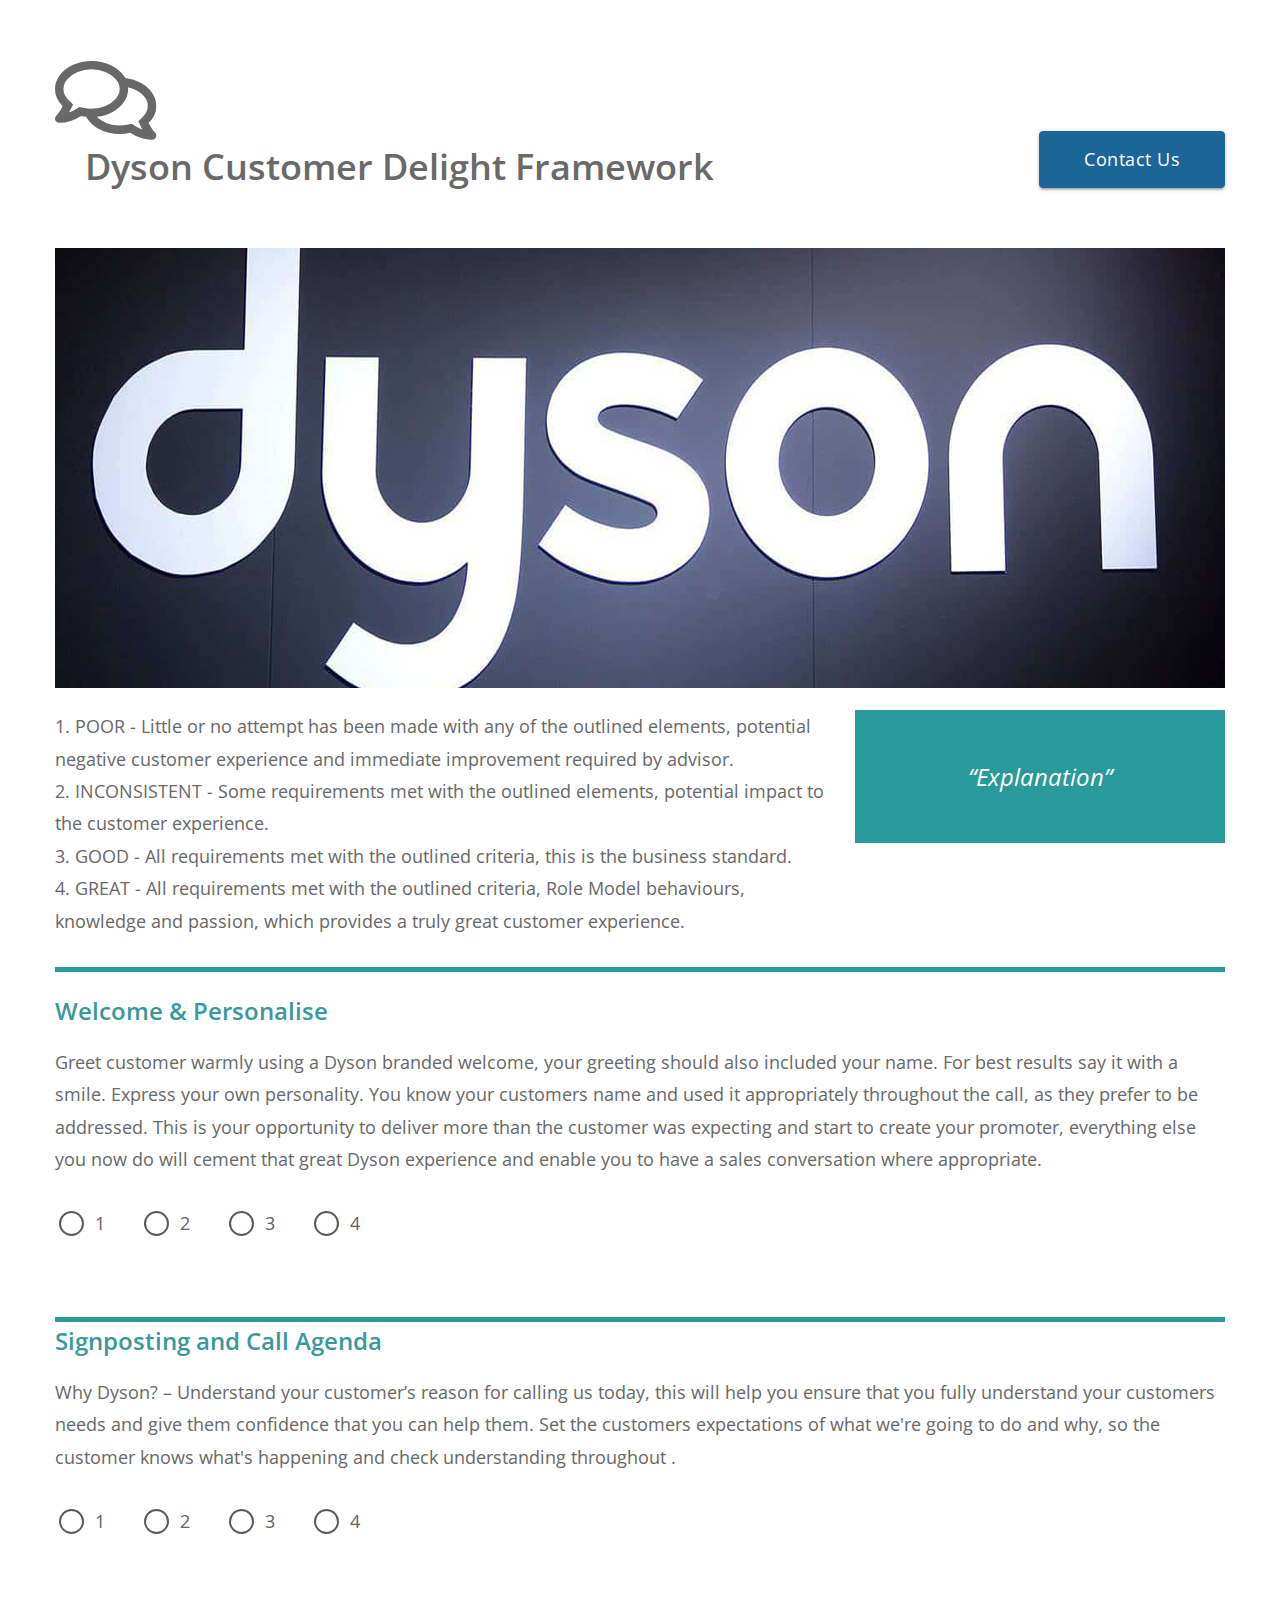
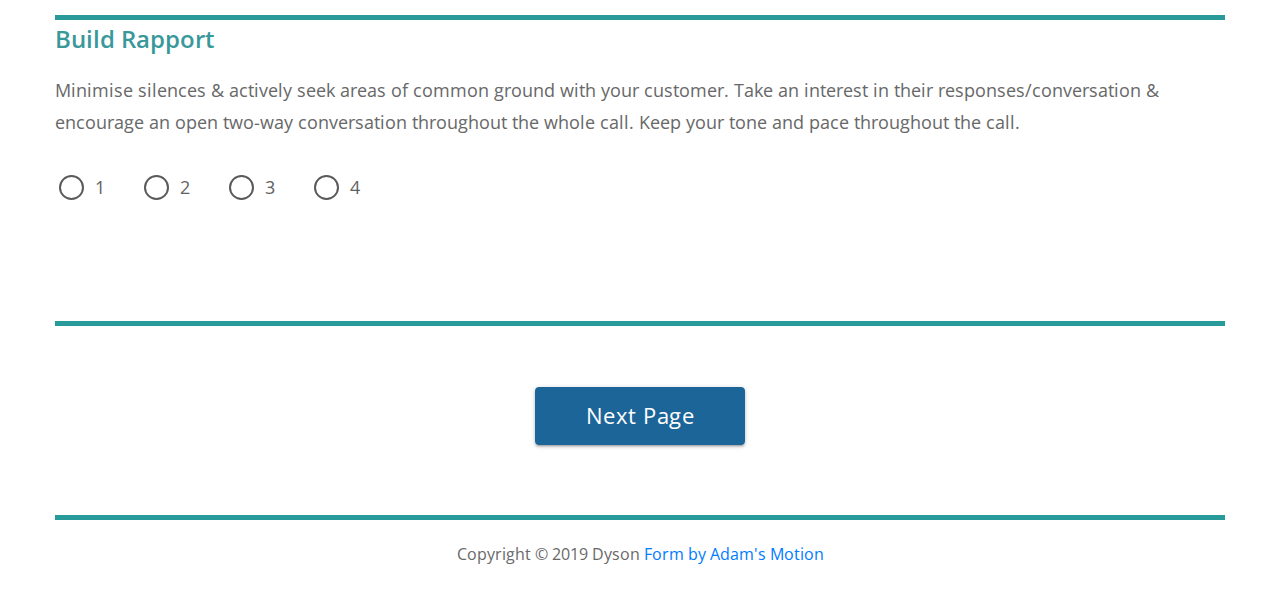
<file: index.html>
<!DOCTYPE html>
<html lang="en">

<head>
    <meta charset="UTF-8">
    <meta name="viewport" content="width=device-width, initial-scale=1.0">
    <meta http-equiv="X-UA-Compatible" content="ie=edge">
    <title>Image Survey HTML Form by templatemo</title>

    <!-- load CSS -->
    <link rel="stylesheet" href="https://fonts.googleapis.com/css?family=Open+Sans:400,600">
    <!-- Google web font "Open Sans" -->
    <link rel="stylesheet" href="css/materialize.min.css">
    <!-- https://materializecss.com -->
    <link rel="stylesheet" href="css/bootstrap.min.css">
    <!-- https://getbootstrap.com/ -->
    <link rel="stylesheet" href="css/all.min.css">
    <!-- https://fontawesome.com/ -->
    <link rel="stylesheet" href="css/templatemo-style.css">
    <!-- Template Mo style -->
    <!--
	Image Survey Form Template
	https://templatemo.com/tm-523-image-survey
	-->
</head>

<body>
    <div class="container">
        <div class="row">
            <div class="col-sm-12 col-md-7">
                <i class="far fa-comments fa-5x tm-site-icon"></i>
                <h1 class="tm-site-name">Dyson Customer Delight Framework
</h1>
            </div>
            <div class="col-sm-12 col-md-5 mt-md-0 mt-5">
                <div class="tm-site-header-right-col">
                    <a href="#" class="btn btn-primary">Contact Us</a>
                </div>
            </div>
        </div>
        <div class="row">
            <div class="col-12">
                <div class="tm-parallax"></div>
            </div>
        </div>
        <div class="row">
            <div class="tm-intro">
                <div class="col-sm-12 col-md-8 mb-md-0 mb-4 tm-intro-left">
                    <h2 class="tm-question-header"></h2>
                    <p class="mb-0">
                    1. POOR - Little or no attempt has been made with any of the outlined elements, potential negative customer experience and immediate improvement required by advisor.<br>
                    2. INCONSISTENT - Some requirements met with the outlined elements, potential impact to the customer experience.<br>
                    3. GOOD - All requirements met with the outlined criteria, this is the business standard.<br>
                    4. GREAT - All requirements met with the outlined criteria, Role Model behaviours, knowledge and passion, which provides a truly great customer experience.</p>
                </div>
                <div class="col-sm-12 col-md-4">
                    <em>
                        <p class="tm-highlight">&ldquo;Explanation&rdquo;</p>
                    </em>
                </div>
            </div>
            <div class="col-12">
                <hr>
            </div>
        </div>

        <form action="" method="post">
            <div class="row">
                
                <div class="col-12"><!-- col 1  -->
                    <h2 class="tm-question-header">Welcome & Personalise </h2>
                    <p>Greet customer warmly using a Dyson branded welcome, your greeting should also included your name. For best results say it with a smile. Express your own personality. You know your customers name and used it appropriately throughout the call, as they prefer to be addressed. This is your opportunity to deliver more than the customer was expecting and start to create your promoter, everything else you now do will cement that great Dyson experience and enable you to have a sales conversation where appropriate.</p>
                    <div class="tm-q-choice-container">
                        <label class="tm-q-choice">
                            <div class="mb-3">
                                <input class="tm-radio-group-1 with-gap" name="q1" type="radio" value="1" />
                                <span>1</span>
                            </div>
                           
                        </label>
                        <label class="tm-q-choice">
                            <div class="mb-3">
                                <input class="tm-radio-group-1 with-gap" name="q1" type="radio" value="2" />
                                <span>2</span>
                            </div>
                          
                        </label>
                        <label class="tm-q-choice">
                            <div class="mb-3">
                                <input class="tm-radio-group-1 with-gap" name="q1" type="radio" value="3" />
                                <span>3</span>
                            </div>
                           
                        </label>
                        <label class="tm-q-choice">
                            <div class="mb-3">
                                <input class="tm-radio-group-1 with-gap" name="q1" type="radio" value="4" />
                                <span>4</span>
                            </div>
                           
                        </label>
                      
                          
                    </div>
                </div> 
                <!-- col 1 finish -->
                
                
                
                <!-- col 2  -->
                <div class="col-12">
                    <hr>
                </div>
                <div class="col-12">
                    <h2 class="tm-question-header">Signposting and Call Agenda </h2>
                    <p>Why Dyson? – Understand your customer’s reason for calling us today, this will help you ensure that you fully understand your customers needs and give them confidence that you can help them. Set the customers expectations of what we're going to do and why, so the customer knows what's happening and check understanding throughout . </p>
                    <div class="tm-q-choice-container">
                        <label class="tm-q-choice">
                            <div class="mb-3">
                                <input class="tm-radio-group-1 with-gap" name="q1" type="radio" value="q1_a1" />
                                <span>1</span>
                            </div>
                           
                        </label>
                        <label class="tm-q-choice">
                            <div class="mb-3">
                                <input class="tm-radio-group-1 with-gap" name="q1" type="radio" value="q1_a2" />
                                <span>2</span>
                            </div>
                          
                        </label>
                        <label class="tm-q-choice">
                            <div class="mb-3">
                                <input class="tm-radio-group-1 with-gap" name="q1" type="radio" value="q1_a3" />
                                <span>3</span>
                            </div>
                           
                        </label>
                        <label class="tm-q-choice">
                            <div class="mb-3">
                                <input class="tm-radio-group-1 with-gap" name="q1" type="radio" value="q1_a4" />
                                <span>4</span>
                            </div>
                           
                        </label>
                    </div>
                </div> <!-- col-12 -->
                <div class="col-12">
                    <hr>
                </div>
                <!-- col 2 finish -->
                
                <!-- col 3  -->
                <div class="col-12">
                     <h2 class="tm-question-header">Build Rapport </h2>
                    <p>Minimise silences & actively seek areas of common ground with your customer. Take an interest in their responses/conversation & encourage an open two-way conversation throughout the whole call. Keep your tone and pace throughout the call. </p>
                    <div class="tm-q-choice-container">
                        <label class="tm-q-choice">
                            <div class="mb-3">
                                <input class="tm-radio-group-1 with-gap" name="q1" type="radio" value="q1_a1" />
                                <span>1</span>
                            </div>
                           
                        </label>
                        <label class="tm-q-choice">
                            <div class="mb-3">
                                <input class="tm-radio-group-1 with-gap" name="q1" type="radio" value="q1_a2" />
                                <span>2</span>
                            </div>
                          
                        </label>
                        <label class="tm-q-choice">
                            <div class="mb-3">
                                <input class="tm-radio-group-1 with-gap" name="q1" type="radio" value="q1_a3" />
                                <span>3</span>
                            </div>
                           
                        </label>
                        <label class="tm-q-choice">
                            <div class="mb-3">
                                <input class="tm-radio-group-1 with-gap" name="q1" type="radio" value="q1_a4" />
                                <span>4</span>
                            </div>
                           
                        </label>
                    </div> <!-- choices container -->
                </div> 
                <!-- col 3 finish -->
                
                
                <div class="col-12 tm-respondent-info">
                	<hr>
                	<div class="row">
                        <div class="col-md-6 col-lg-4">
                          </div>
                        
                        
                        <div class="col-md-6 col-lg-4">
                           </div>
                       </div>
                </div>
                <div class="col-12 text-center tm-submit-container">
                    <button type="submit" href="https://dysonweb.github.io/Dyson-Survey/index%20-%20kopie%20(2).html" class="btn btn-primary tm-btn-submit">Next Page</button>
                </div>
                <div class="col-12">
                    <hr>
                </div>
            </div> <!-- row -->
        </form>
        <div class="row">
          <div class="col-12">
                <footer>
                    <p class="text-center mb-3 tm-footer-text">Copyright &copy; 2019 Dyson  <a rel="nofollow" href="http://adamsmotion.ml">Form by Adam's Motion</a></p>
                </footer>
            </div>
        </div>
    </div>
    <script src="js/jquery-3.3.1.min.js"></script>
    <script src="js/materialize.min.js"></script>
    <script>

        // Parallax function
        // https://codepen.io/roborich/pen/wpAsm
        var background_image_parallax = function ($object, multiplier) {
            multiplier = typeof multiplier !== 'undefined' ? multiplier : 0.5;
            multiplier = 1 - multiplier;
            var $doc = $(document);
            $object.css({ "background-attatchment": "fixed" });
            $(window).scroll(function () {
                var from_top = $doc.scrollTop(),
                    bg_css = 'center ' + (multiplier * from_top - 200) + 'px';
                $object.css({ "background-position": bg_css });
            });
        };

        /**
         * detect IE
         * returns version of IE or false, if browser is not Internet Explorer
         */
        function detectIE() {
            var ua = window.navigator.userAgent;

            var msie = ua.indexOf('MSIE ');
            if (msie > 0) {
                // IE 10 or older => return version number
                return parseInt(ua.substring(msie + 5, ua.indexOf('.', msie)), 10);
            }

            var trident = ua.indexOf('Trident/');
            if (trident > 0) {
                // IE 11 => return version number
                var rv = ua.indexOf('rv:');
                return parseInt(ua.substring(rv + 3, ua.indexOf('.', rv)), 10);
            }

            // var edge = ua.indexOf('Edge/');
            // if (edge > 0) {
            //     // Edge (IE 12+) => return version number
            //     return parseInt(ua.substring(edge + 5, ua.indexOf('.', edge)), 10);
            // }

            // other browser
            return false;
        }

        $(document).ready(function () {

            // Detect IE
            if (detectIE()) {
                alert('Please use the latest version of Chrome, Firefox, or Edge for best browsing experience.');
            }

            $('select').formSelect();
            // Parallax image background
            background_image_parallax($(".tm-parallax"), 0.40);

            // Darken image when its radio button is selected
            $(".tm-radio-group-1").click(function () {
                $('.tm-radio-group-1').parent().siblings("img").removeClass("darken");
                $(this).parent().siblings("img").addClass("darken");
            });

            $(".tm-radio-group-2").click(function () {
                $('.tm-radio-group-2').parent().siblings("img").removeClass("darken");
                $(this).parent().siblings("img").addClass("darken");
            });

            $(".tm-checkbox").click(function () {
                $(this).parent().siblings("img").toggleClass("darken");
            })
        });
    </script>
</body>

</html>
</file>
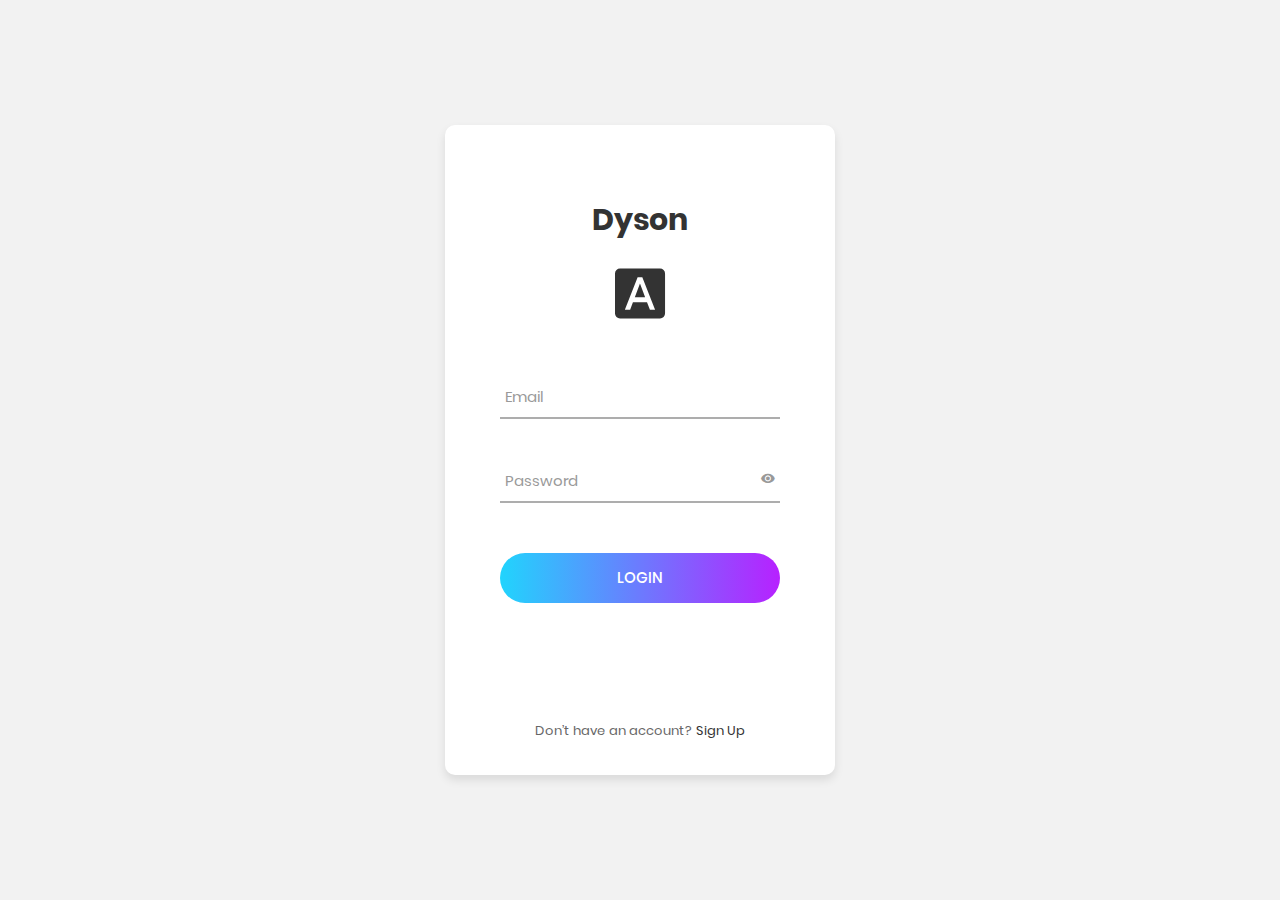
<file: Login_v2/index.html>
<!DOCTYPE html>
<html lang="en">
<head>
	<title>Login V2</title>
	<meta charset="UTF-8">
	<meta name="viewport" content="width=device-width, initial-scale=1">
<!--===============================================================================================-->	
	<link rel="icon" type="image/png" href="images/icons/favicon.ico"/>
<!--===============================================================================================-->
	<link rel="stylesheet" type="text/css" href="vendor/bootstrap/css/bootstrap.min.css">
<!--===============================================================================================-->
	<link rel="stylesheet" type="text/css" href="fonts/font-awesome-4.7.0/css/font-awesome.min.css">
<!--===============================================================================================-->
	<link rel="stylesheet" type="text/css" href="fonts/iconic/css/material-design-iconic-font.min.css">
<!--===============================================================================================-->
	<link rel="stylesheet" type="text/css" href="vendor/animate/animate.css">
<!--===============================================================================================-->	
	<link rel="stylesheet" type="text/css" href="vendor/css-hamburgers/hamburgers.min.css">
<!--===============================================================================================-->
	<link rel="stylesheet" type="text/css" href="vendor/animsition/css/animsition.min.css">
<!--===============================================================================================-->
	<link rel="stylesheet" type="text/css" href="vendor/select2/select2.min.css">
<!--===============================================================================================-->	
	<link rel="stylesheet" type="text/css" href="vendor/daterangepicker/daterangepicker.css">
<!--===============================================================================================-->
	<link rel="stylesheet" type="text/css" href="css/util.css">
	<link rel="stylesheet" type="text/css" href="css/main.css">
<!--===============================================================================================-->
</head>
<body>
	
	<div class="limiter">
		<div class="container-login100">
			<div class="wrap-login100">
				<form class="login100-form validate-form">
					<span class="login100-form-title p-b-26">
						Dyson
					</span>
					<span class="login100-form-title p-b-48">
						<i class="zmdi zmdi-font"></i>
					</span>

					<div class="wrap-input100 validate-input" data-validate = "Valid email is: a@b.c">
						<input class="input100" type="text" name="email">
						<span class="focus-input100" data-placeholder="Email"></span>
					</div>

					<div class="wrap-input100 validate-input" data-validate="Enter password">
						<span class="btn-show-pass">
							<i class="zmdi zmdi-eye"></i>
						</span>
						<input class="input100" type="password" name="pass">
						<span class="focus-input100" data-placeholder="Password"></span>
					</div>

					<div class="container-login100-form-btn">
						<div class="wrap-login100-form-btn">
							<div class="login100-form-bgbtn"></div>
							<button class="login100-form-btn">
								Login
							</button>
						</div>
					</div>

					<div class="text-center p-t-115">
						<span class="txt1">
							Don’t have an account?
						</span>

						<a class="txt2" href="#">
							Sign Up
						</a>
					</div>
				</form>
			</div>
		</div>
	</div>
	

	<div id="dropDownSelect1"></div>
	
<!--===============================================================================================-->
	<script src="vendor/jquery/jquery-3.2.1.min.js"></script>
<!--===============================================================================================-->
	<script src="vendor/animsition/js/animsition.min.js"></script>
<!--===============================================================================================-->
	<script src="vendor/bootstrap/js/popper.js"></script>
	<script src="vendor/bootstrap/js/bootstrap.min.js"></script>
<!--===============================================================================================-->
	<script src="vendor/select2/select2.min.js"></script>
<!--===============================================================================================-->
	<script src="vendor/daterangepicker/moment.min.js"></script>
	<script src="vendor/daterangepicker/daterangepicker.js"></script>
<!--===============================================================================================-->
	<script src="vendor/countdowntime/countdowntime.js"></script>
<!--===============================================================================================-->
	<script src="js/main.js"></script>

</body>
</html>
</file>
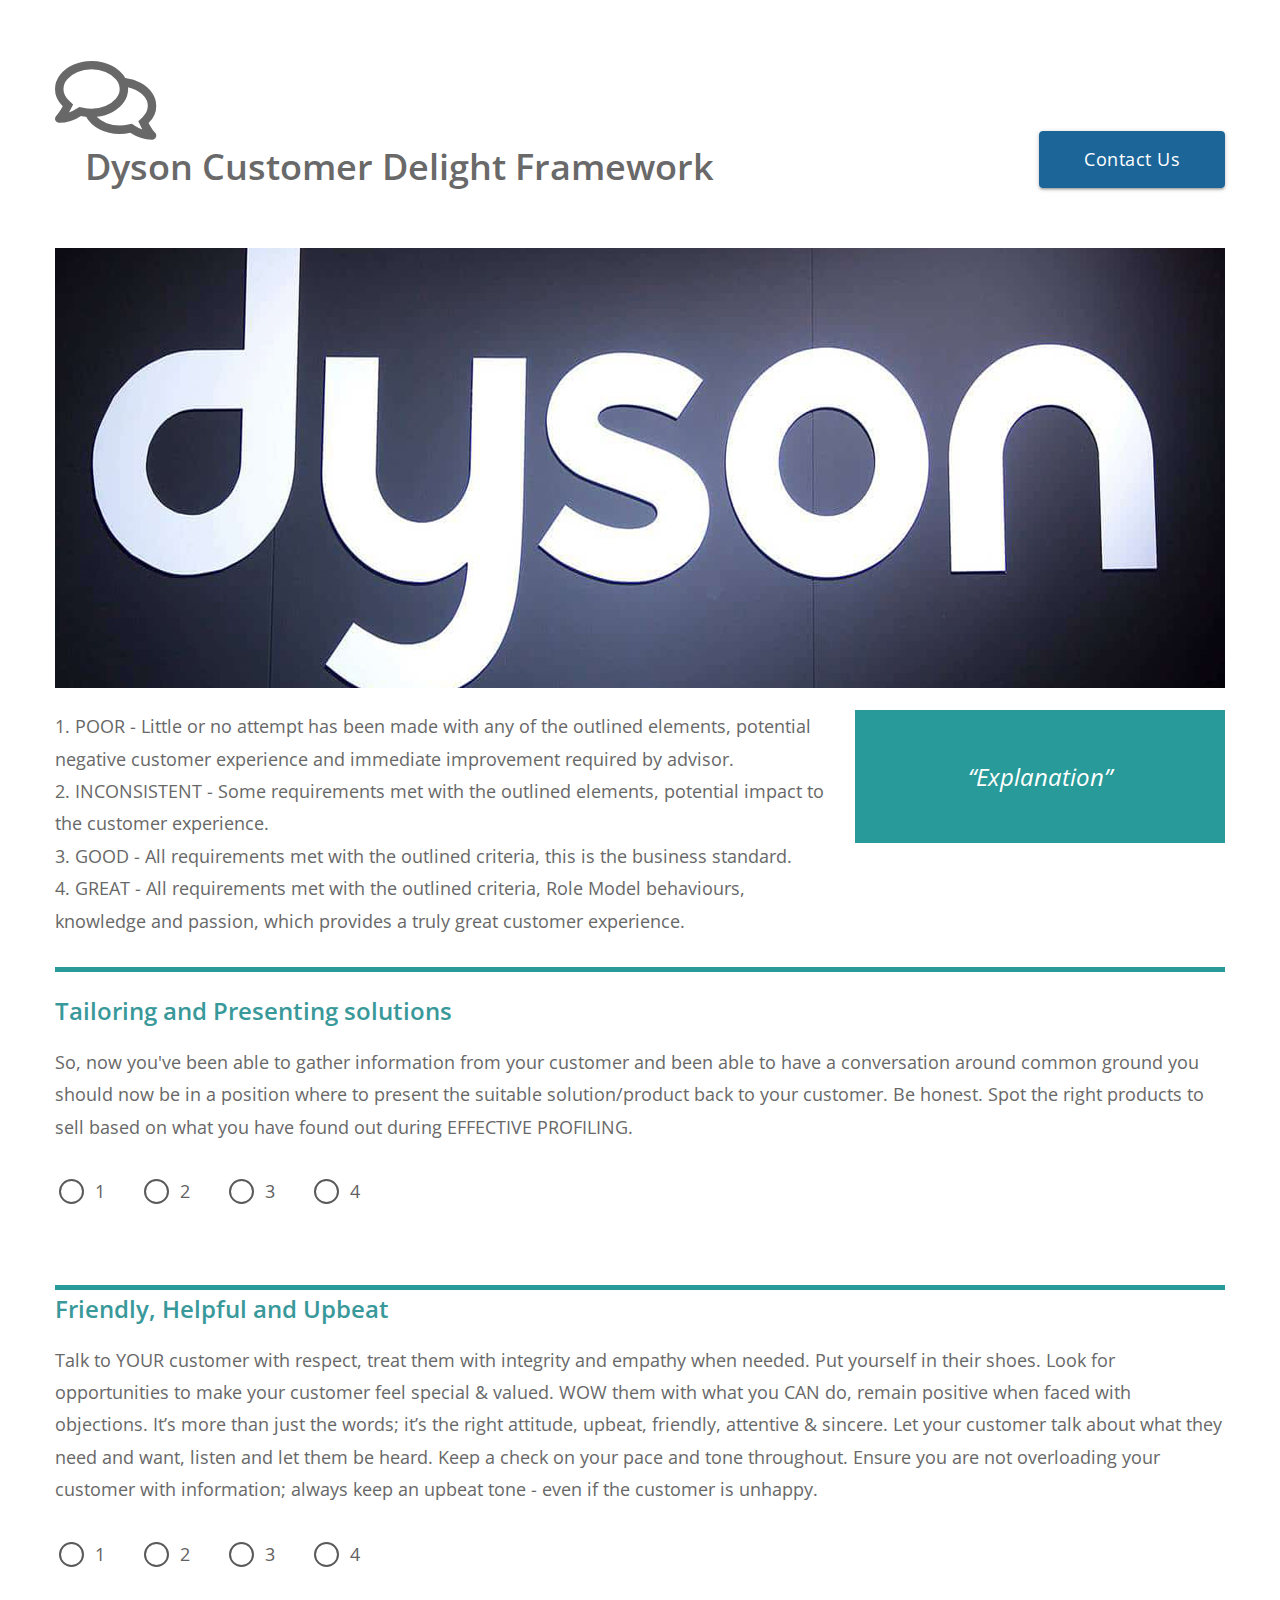
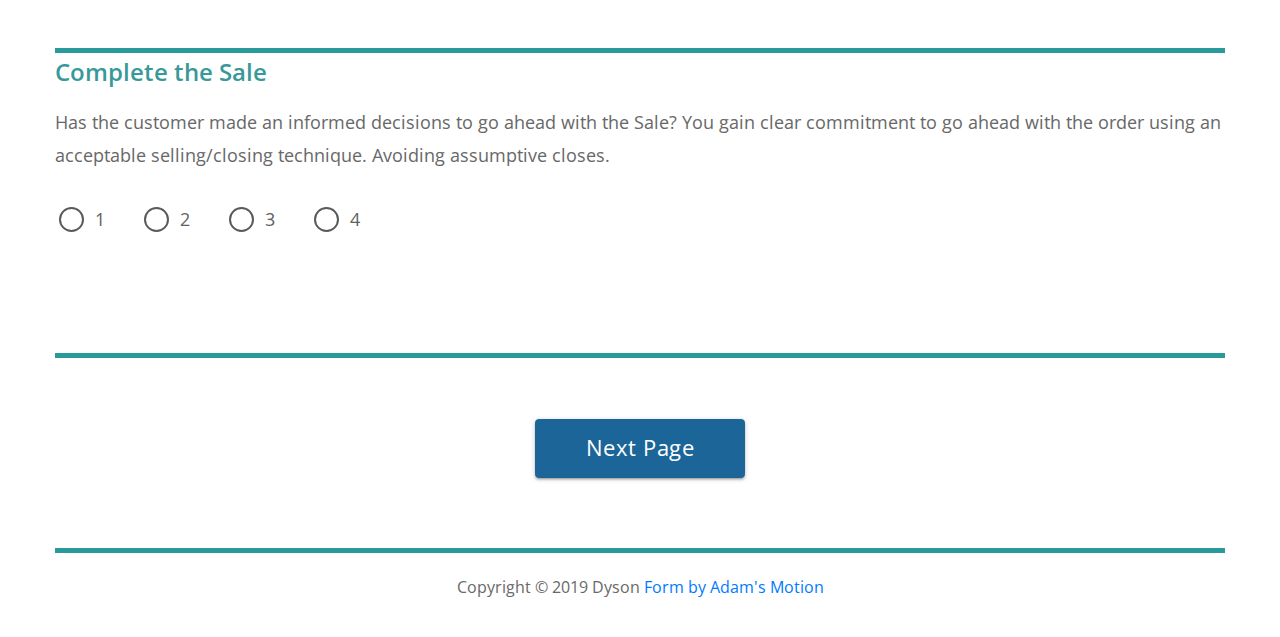
<file: index - kopie (2).html>
<!DOCTYPE html>
<html lang="en">

<head>
    <meta charset="UTF-8">
    <meta name="viewport" content="width=device-width, initial-scale=1.0">
    <meta http-equiv="X-UA-Compatible" content="ie=edge">
    <title>Image Survey HTML Form by templatemo</title>

    <!-- load CSS -->
    <link rel="stylesheet" href="https://fonts.googleapis.com/css?family=Open+Sans:400,600">
    <!-- Google web font "Open Sans" -->
    <link rel="stylesheet" href="css/materialize.min.css">
    <!-- https://materializecss.com -->
    <link rel="stylesheet" href="css/bootstrap.min.css">
    <!-- https://getbootstrap.com/ -->
    <link rel="stylesheet" href="css/all.min.css">
    <!-- https://fontawesome.com/ -->
    <link rel="stylesheet" href="css/templatemo-style.css">
    <!-- Template Mo style -->
    <!--
	Image Survey Form Template
	https://templatemo.com/tm-523-image-survey
	-->
</head>

<body>
    <div class="container">
        <div class="row">
            <div class="col-sm-12 col-md-7">
                <i class="far fa-comments fa-5x tm-site-icon"></i>
                <h1 class="tm-site-name">Dyson Customer Delight Framework
</h1>
            </div>
            <div class="col-sm-12 col-md-5 mt-md-0 mt-5">
                <div class="tm-site-header-right-col">
                    <a href="#" class="btn btn-primary">Contact Us</a>
                </div>
            </div>
        </div>
        <div class="row">
            <div class="col-12">
                <div class="tm-parallax"></div>
            </div>
        </div>
        <div class="row">
            <div class="tm-intro">
                <div class="col-sm-12 col-md-8 mb-md-0 mb-4 tm-intro-left">
                    <h2 class="tm-question-header"></h2>
                    <p class="mb-0">
                    1. POOR - Little or no attempt has been made with any of the outlined elements, potential negative customer experience and immediate improvement required by advisor.<br>
                    2. INCONSISTENT - Some requirements met with the outlined elements, potential impact to the customer experience.<br>
                    3. GOOD - All requirements met with the outlined criteria, this is the business standard.<br>
                    4. GREAT - All requirements met with the outlined criteria, Role Model behaviours, knowledge and passion, which provides a truly great customer experience.</p>
                </div>
                <div class="col-sm-12 col-md-4">
                    <em>
                        <p class="tm-highlight">&ldquo;Explanation&rdquo;</p>
                    </em>
                </div>
            </div>
            <div class="col-12">
                <hr>
            </div>
        </div>

        <form action="" method="post">
            <div class="row">
                <div class="col-12">
                    <h2 class="tm-question-header">Tailoring and Presenting solutions</h2>
                    <p>So, now you've been able to gather information from your customer and been able to have a conversation around common ground you should now be in a position where to present the suitable solution/product back to your customer. Be honest. Spot the right products to sell based on what you have found out during EFFECTIVE PROFILING.</p>
                    <div class="tm-q-choice-container">
                        <label class="tm-q-choice">
                            <div class="mb-3">
                                <input class="tm-radio-group-1 with-gap" name="q1" type="radio" value="q1_a1" />
                                <span>1</span>
                            </div>
                           
                        </label>
                        <label class="tm-q-choice">
                            <div class="mb-3">
                                <input class="tm-radio-group-1 with-gap" name="q1" type="radio" value="q1_a2" />
                                <span>2</span>
                            </div>
                          
                        </label>
                        <label class="tm-q-choice">
                            <div class="mb-3">
                                <input class="tm-radio-group-1 with-gap" name="q1" type="radio" value="q1_a3" />
                                <span>3</span>
                            </div>
                           
                        </label>
                        <label class="tm-q-choice">
                            <div class="mb-3">
                                <input class="tm-radio-group-1 with-gap" name="q1" type="radio" value="q1_a4" />
                                <span>4</span>
                            </div>
                           
                        </label>
                      
                          
                    </div>
                </div> <!-- col-12 -->
                <div class="col-12">
                    <hr>
                </div>
                <div class="col-12">
                    <h2 class="tm-question-header">Friendly, Helpful and Upbeat</h2>
                    <p>Talk to YOUR customer with respect, treat them with integrity and empathy when needed. Put yourself in their shoes. Look for opportunities to make your customer feel special & valued. WOW them with what you CAN do, remain positive when faced with objections. It’s more than just the words; it’s the right attitude, upbeat, friendly, attentive & sincere. Let your customer talk about what they need and want, listen and let them be heard. Keep a check on your pace and tone throughout. Ensure you are not overloading your customer with information; always keep an upbeat tone - even if the customer is unhappy.</p>
                    <div class="tm-q-choice-container">
                        <label class="tm-q-choice">
                            <div class="mb-3">
                                <input class="tm-radio-group-1 with-gap" name="q1" type="radio" value="q1_a1" />
                                <span>1</span>
                            </div>
                           
                        </label>
                        <label class="tm-q-choice">
                            <div class="mb-3">
                                <input class="tm-radio-group-1 with-gap" name="q1" type="radio" value="q1_a2" />
                                <span>2</span>
                            </div>
                          
                        </label>
                        <label class="tm-q-choice">
                            <div class="mb-3">
                                <input class="tm-radio-group-1 with-gap" name="q1" type="radio" value="q1_a3" />
                                <span>3</span>
                            </div>
                           
                        </label>
                        <label class="tm-q-choice">
                            <div class="mb-3">
                                <input class="tm-radio-group-1 with-gap" name="q1" type="radio" value="q1_a4" />
                                <span>4</span>
                            </div>
                           
                        </label>
                    </div>
                </div> <!-- col-12 -->
                <div class="col-12">
                    <hr>
                </div>
                <div class="col-12">
                     <h2 class="tm-question-header">Complete the Sale</h2>
                    <p>Has the customer made an informed decisions to go ahead with the Sale? You gain clear commitment to go ahead with the order using an acceptable selling/closing technique. Avoiding assumptive closes.</p>
                    <div class="tm-q-choice-container">
                        <label class="tm-q-choice">
                            <div class="mb-3">
                                <input class="tm-radio-group-1 with-gap" name="q1" type="radio" value="q1_a1" />
                                <span>1</span>
                            </div>
                           
                        </label>
                        <label class="tm-q-choice">
                            <div class="mb-3">
                                <input class="tm-radio-group-1 with-gap" name="q1" type="radio" value="q1_a2" />
                                <span>2</span>
                            </div>
                          
                        </label>
                        <label class="tm-q-choice">
                            <div class="mb-3">
                                <input class="tm-radio-group-1 with-gap" name="q1" type="radio" value="q1_a3" />
                                <span>3</span>
                            </div>
                           
                        </label>
                        <label class="tm-q-choice">
                            <div class="mb-3">
                                <input class="tm-radio-group-1 with-gap" name="q1" type="radio" value="q1_a4" />
                                <span>4</span>
                            </div>
                           
                        </label>
                    </div> <!-- choices container -->
                </div> <!-- col-12 -->
                
                <div class="col-12 tm-respondent-info">
                	<hr>
                	
                    <div class="row">
                        <div class="col-md-6 col-lg-4">
                          
                           
                        </div>
                        <div class="col-md-6 col-lg-4">
                           
                            
                        </div>
                       
                    </div>
                </div>
                <div class="col-12 text-center tm-submit-container">
                    <button type="submit" href="index%20-%20kopie%20(3).html" class="btn btn-primary tm-btn-submit">Next Page</button>
                </div>
                <div class="col-12">
                    <hr>
                </div>
            </div> <!-- row -->
        </form>
        <div class="row">
          <div class="col-12">
                <footer>
                    <p class="text-center mb-3 tm-footer-text">Copyright &copy; 2019 Dyson  <a rel="nofollow" href="http://adamsmotion.ml">Form by Adam's Motion</a></p>
                </footer>
            </div>
        </div>
    </div>
    <script src="js/jquery-3.3.1.min.js"></script>
    <script src="js/materialize.min.js"></script>
    <script>

        // Parallax function
        // https://codepen.io/roborich/pen/wpAsm
        var background_image_parallax = function ($object, multiplier) {
            multiplier = typeof multiplier !== 'undefined' ? multiplier : 0.5;
            multiplier = 1 - multiplier;
            var $doc = $(document);
            $object.css({ "background-attatchment": "fixed" });
            $(window).scroll(function () {
                var from_top = $doc.scrollTop(),
                    bg_css = 'center ' + (multiplier * from_top - 200) + 'px';
                $object.css({ "background-position": bg_css });
            });
        };

        /**
         * detect IE
         * returns version of IE or false, if browser is not Internet Explorer
         */
        function detectIE() {
            var ua = window.navigator.userAgent;

            var msie = ua.indexOf('MSIE ');
            if (msie > 0) {
                // IE 10 or older => return version number
                return parseInt(ua.substring(msie + 5, ua.indexOf('.', msie)), 10);
            }

            var trident = ua.indexOf('Trident/');
            if (trident > 0) {
                // IE 11 => return version number
                var rv = ua.indexOf('rv:');
                return parseInt(ua.substring(rv + 3, ua.indexOf('.', rv)), 10);
            }

            // var edge = ua.indexOf('Edge/');
            // if (edge > 0) {
            //     // Edge (IE 12+) => return version number
            //     return parseInt(ua.substring(edge + 5, ua.indexOf('.', edge)), 10);
            // }

            // other browser
            return false;
        }

        $(document).ready(function () {

            // Detect IE
            if (detectIE()) {
                alert('Please use the latest version of Chrome, Firefox, or Edge for best browsing experience.');
            }

            $('select').formSelect();
            // Parallax image background
            background_image_parallax($(".tm-parallax"), 0.40);

            // Darken image when its radio button is selected
            $(".tm-radio-group-1").click(function () {
                $('.tm-radio-group-1').parent().siblings("img").removeClass("darken");
                $(this).parent().siblings("img").addClass("darken");
            });

            $(".tm-radio-group-2").click(function () {
                $('.tm-radio-group-2').parent().siblings("img").removeClass("darken");
                $(this).parent().siblings("img").addClass("darken");
            });

            $(".tm-checkbox").click(function () {
                $(this).parent().siblings("img").toggleClass("darken");
            })
        });
    </script>
</body>

</html>
</file>
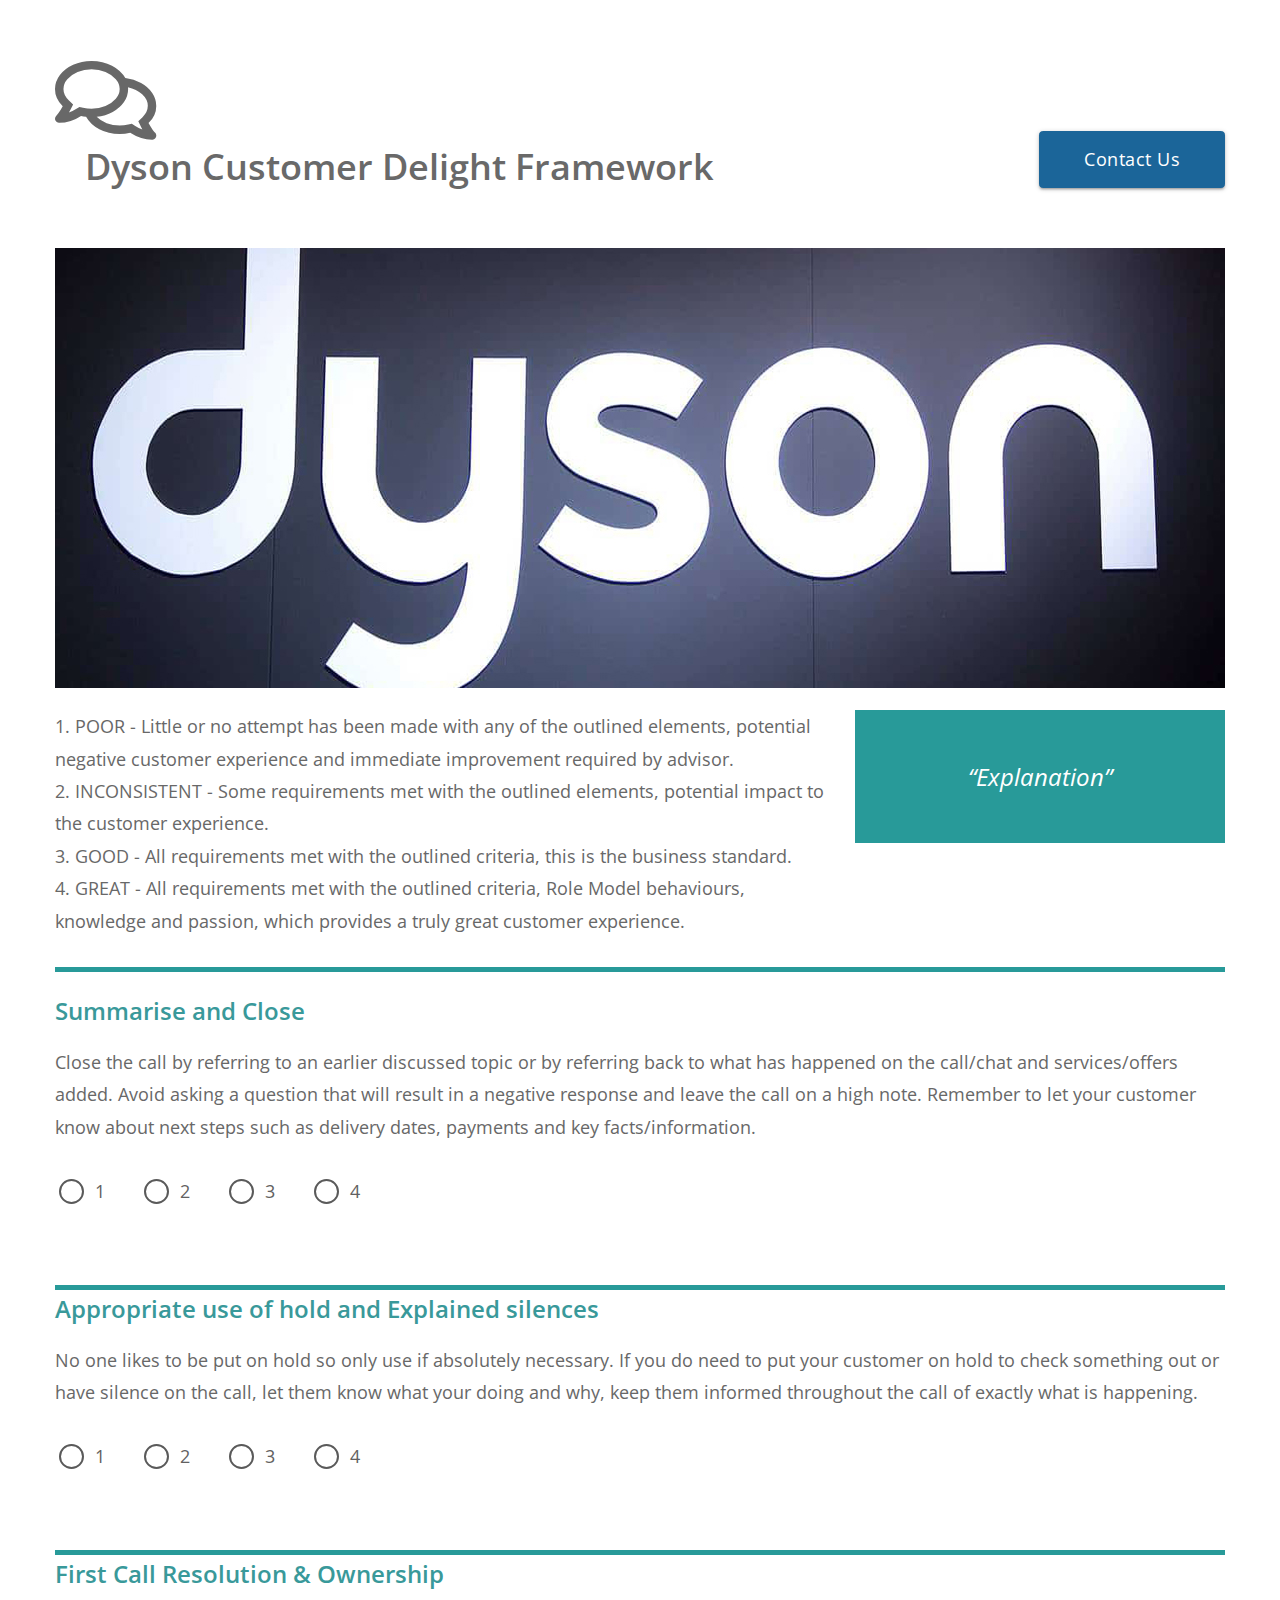
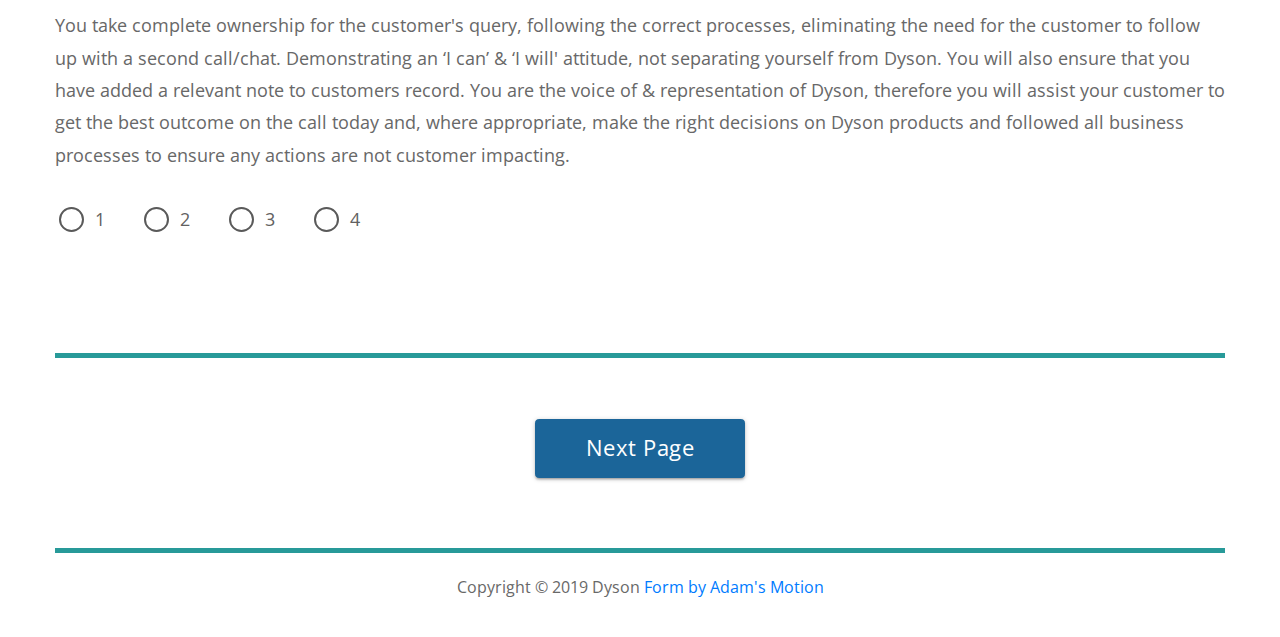
<file: index - kopie (3).html>
<!DOCTYPE html>
<html lang="en">

<head>
    <meta charset="UTF-8">
    <meta name="viewport" content="width=device-width, initial-scale=1.0">
    <meta http-equiv="X-UA-Compatible" content="ie=edge">
    <title>Image Survey HTML Form by templatemo</title>

    <!-- load CSS -->
    <link rel="stylesheet" href="https://fonts.googleapis.com/css?family=Open+Sans:400,600">
    <!-- Google web font "Open Sans" -->
    <link rel="stylesheet" href="css/materialize.min.css">
    <!-- https://materializecss.com -->
    <link rel="stylesheet" href="css/bootstrap.min.css">
    <!-- https://getbootstrap.com/ -->
    <link rel="stylesheet" href="css/all.min.css">
    <!-- https://fontawesome.com/ -->
    <link rel="stylesheet" href="css/templatemo-style.css">
    <!-- Template Mo style -->
    <!--
	Image Survey Form Template
	https://templatemo.com/tm-523-image-survey
	-->
</head>

<body>
    <div class="container">
        <div class="row">
            <div class="col-sm-12 col-md-7">
                <i class="far fa-comments fa-5x tm-site-icon"></i>
                <h1 class="tm-site-name">Dyson Customer Delight Framework
</h1>
            </div>
            <div class="col-sm-12 col-md-5 mt-md-0 mt-5">
                <div class="tm-site-header-right-col">
                    <a href="#" class="btn btn-primary">Contact Us</a>
                </div>
            </div>
        </div>
        <div class="row">
            <div class="col-12">
                <div class="tm-parallax"></div>
            </div>
        </div>
        <div class="row">
            <div class="tm-intro">
                <div class="col-sm-12 col-md-8 mb-md-0 mb-4 tm-intro-left">
                    <h2 class="tm-question-header"></h2>
                    <p class="mb-0">
                    1. POOR - Little or no attempt has been made with any of the outlined elements, potential negative customer experience and immediate improvement required by advisor.<br>
                    2. INCONSISTENT - Some requirements met with the outlined elements, potential impact to the customer experience.<br>
                    3. GOOD - All requirements met with the outlined criteria, this is the business standard.<br>
                    4. GREAT - All requirements met with the outlined criteria, Role Model behaviours, knowledge and passion, which provides a truly great customer experience.</p>
                </div>
                <div class="col-sm-12 col-md-4">
                    <em>
                        <p class="tm-highlight">&ldquo;Explanation&rdquo;</p>
                    </em>
                </div>
            </div>
            <div class="col-12">
                <hr>
            </div>
        </div>

        <form action="" method="post">
            <div class="row">
                <div class="col-12">
                    <h2 class="tm-question-header">Summarise and Close </h2>
                    <p>Close the call by referring to an earlier discussed topic or by referring back to what has happened on the call/chat and services/offers added. Avoid asking a question that will result in a negative response and leave the call on a high note. Remember to let your customer know about next steps such as delivery dates, payments and key facts/information. </p>
                    <div class="tm-q-choice-container">
                        <label class="tm-q-choice">
                            <div class="mb-3">
                                <input class="tm-radio-group-1 with-gap" name="q1" type="radio" value="q1_a1" />
                                <span>1</span>
                            </div>
                           
                        </label>
                        <label class="tm-q-choice">
                            <div class="mb-3">
                                <input class="tm-radio-group-1 with-gap" name="q1" type="radio" value="q1_a2" />
                                <span>2</span>
                            </div>
                          
                        </label>
                        <label class="tm-q-choice">
                            <div class="mb-3">
                                <input class="tm-radio-group-1 with-gap" name="q1" type="radio" value="q1_a3" />
                                <span>3</span>
                            </div>
                           
                        </label>
                        <label class="tm-q-choice">
                            <div class="mb-3">
                                <input class="tm-radio-group-1 with-gap" name="q1" type="radio" value="q1_a4" />
                                <span>4</span>
                            </div>
                           
                        </label>
                      
                          
                    </div>
                </div> <!-- col-12 -->
                <div class="col-12">
                    <hr>
                </div>
                <div class="col-12">
                    <h2 class="tm-question-header">Appropriate use of hold and Explained silences</h2>
                    <p>No one likes to be put on hold so only use if absolutely necessary.  If you do need to put your customer on hold to check something out or have silence on the call, let them know what your doing and why, keep them informed throughout the call of exactly what is happening.</p>
                    <div class="tm-q-choice-container">
                        <label class="tm-q-choice">
                            <div class="mb-3">
                                <input class="tm-radio-group-1 with-gap" name="q1" type="radio" value="q1_a1" />
                                <span>1</span>
                            </div>
                           
                        </label>
                        <label class="tm-q-choice">
                            <div class="mb-3">
                                <input class="tm-radio-group-1 with-gap" name="q1" type="radio" value="q1_a2" />
                                <span>2</span>
                            </div>
                          
                        </label>
                        <label class="tm-q-choice">
                            <div class="mb-3">
                                <input class="tm-radio-group-1 with-gap" name="q1" type="radio" value="q1_a3" />
                                <span>3</span>
                            </div>
                           
                        </label>
                        <label class="tm-q-choice">
                            <div class="mb-3">
                                <input class="tm-radio-group-1 with-gap" name="q1" type="radio" value="q1_a4" />
                                <span>4</span>
                            </div>
                           
                        </label>
                    </div>
                </div> <!-- col-12 -->
                <div class="col-12">
                    <hr>
                </div>
                <div class="col-12">
                     <h2 class="tm-question-header">First Call Resolution & Ownership</h2>
                    <p>You take complete ownership for the customer's query, following the correct processes, eliminating the need for the customer to follow up with a second call/chat.  Demonstrating an ‘I can’ & ‘I will' attitude, not separating yourself from Dyson. You will also ensure that you have added a relevant note to customers record. You are the voice of & representation of Dyson, therefore you will assist your customer to get the best outcome on the call today and, where appropriate, make the right decisions on Dyson products and followed all business processes to ensure any actions are not customer impacting.</p>
                    <div class="tm-q-choice-container">
                        <label class="tm-q-choice">
                            <div class="mb-3">
                                <input class="tm-radio-group-1 with-gap" name="q1" type="radio" value="q1_a1" />
                                <span>1</span>
                            </div>
                           
                        </label>
                        <label class="tm-q-choice">
                            <div class="mb-3">
                                <input class="tm-radio-group-1 with-gap" name="q1" type="radio" value="q1_a2" />
                                <span>2</span>
                            </div>
                          
                        </label>
                        <label class="tm-q-choice">
                            <div class="mb-3">
                                <input class="tm-radio-group-1 with-gap" name="q1" type="radio" value="q1_a3" />
                                <span>3</span>
                            </div>
                           
                        </label>
                        <label class="tm-q-choice">
                            <div class="mb-3">
                                <input class="tm-radio-group-1 with-gap" name="q1" type="radio" value="q1_a4" />
                                <span>4</span>
                            </div>
                           
                        </label>
                    </div> <!-- choices container -->
                </div> <!-- col-12 -->
                
                <div class="col-12 tm-respondent-info">
                	<hr>
                	
                    <div class="row">
                        <div class="col-md-6 col-lg-4">
                          
                           
                        </div>
                        <div class="col-md-6 col-lg-4">
                           
                            
                        </div>
                       
                    </div>
                </div>
                <div class="col-12 text-center tm-submit-container">
                    <button type="submit" href="index%20-%20kopie%20(4).html" class="btn btn-primary tm-btn-submit">Next Page</button>
                </div>
                <div class="col-12">
                    <hr>
                </div>
            </div> <!-- row -->
        </form>
        <div class="row">
          <div class="col-12">
                <footer>
                    <p class="text-center mb-3 tm-footer-text">Copyright &copy; 2019 Dyson  <a rel="nofollow" href="http://adamsmotion.ml">Form by Adam's Motion</a></p>
                </footer>
            </div>
        </div>
    </div>
    <script src="js/jquery-3.3.1.min.js"></script>
    <script src="js/materialize.min.js"></script>
    <script>

        // Parallax function
        // https://codepen.io/roborich/pen/wpAsm
        var background_image_parallax = function ($object, multiplier) {
            multiplier = typeof multiplier !== 'undefined' ? multiplier : 0.5;
            multiplier = 1 - multiplier;
            var $doc = $(document);
            $object.css({ "background-attatchment": "fixed" });
            $(window).scroll(function () {
                var from_top = $doc.scrollTop(),
                    bg_css = 'center ' + (multiplier * from_top - 200) + 'px';
                $object.css({ "background-position": bg_css });
            });
        };

        /**
         * detect IE
         * returns version of IE or false, if browser is not Internet Explorer
         */
        function detectIE() {
            var ua = window.navigator.userAgent;

            var msie = ua.indexOf('MSIE ');
            if (msie > 0) {
                // IE 10 or older => return version number
                return parseInt(ua.substring(msie + 5, ua.indexOf('.', msie)), 10);
            }

            var trident = ua.indexOf('Trident/');
            if (trident > 0) {
                // IE 11 => return version number
                var rv = ua.indexOf('rv:');
                return parseInt(ua.substring(rv + 3, ua.indexOf('.', rv)), 10);
            }

            // var edge = ua.indexOf('Edge/');
            // if (edge > 0) {
            //     // Edge (IE 12+) => return version number
            //     return parseInt(ua.substring(edge + 5, ua.indexOf('.', edge)), 10);
            // }

            // other browser
            return false;
        }

        $(document).ready(function () {

            // Detect IE
            if (detectIE()) {
                alert('Please use the latest version of Chrome, Firefox, or Edge for best browsing experience.');
            }

            $('select').formSelect();
            // Parallax image background
            background_image_parallax($(".tm-parallax"), 0.40);

            // Darken image when its radio button is selected
            $(".tm-radio-group-1").click(function () {
                $('.tm-radio-group-1').parent().siblings("img").removeClass("darken");
                $(this).parent().siblings("img").addClass("darken");
            });

            $(".tm-radio-group-2").click(function () {
                $('.tm-radio-group-2').parent().siblings("img").removeClass("darken");
                $(this).parent().siblings("img").addClass("darken");
            });

            $(".tm-checkbox").click(function () {
                $(this).parent().siblings("img").toggleClass("darken");
            })
        });
    </script>
</body>

</html>
</file>
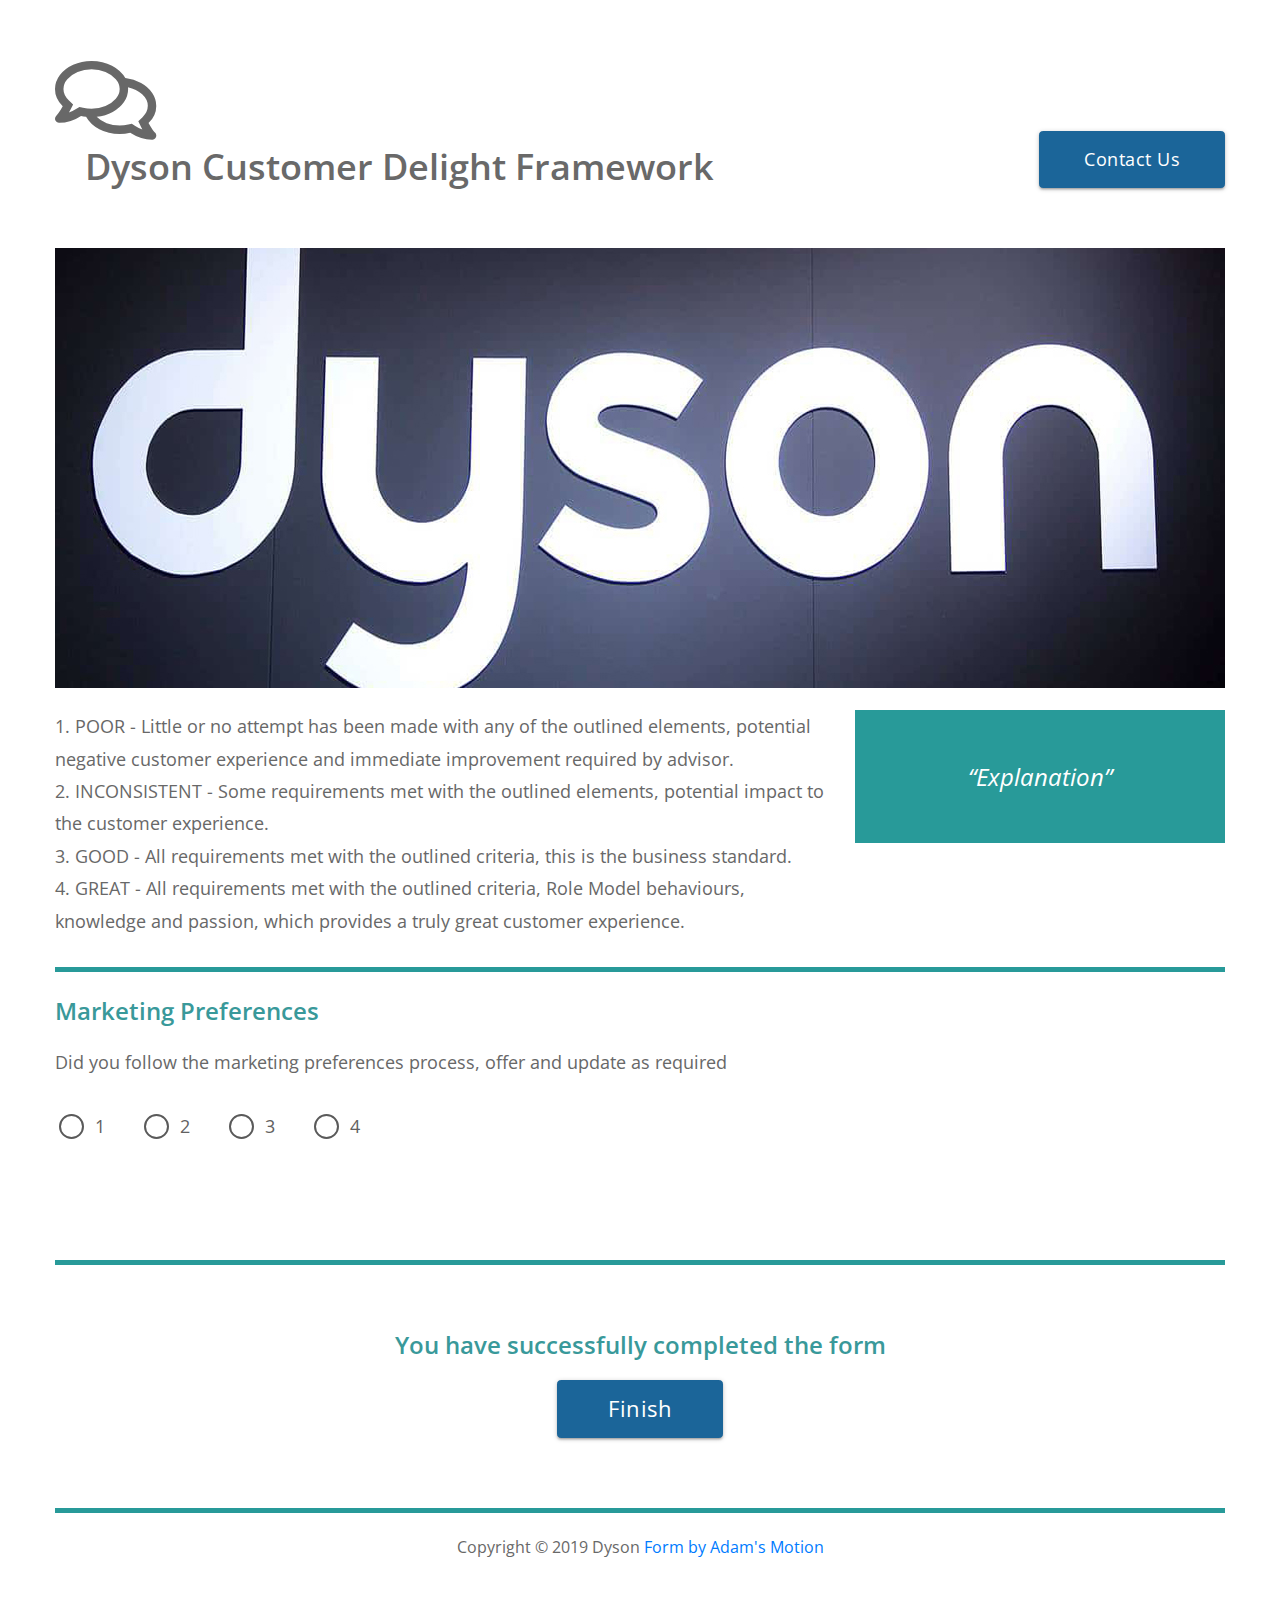
<file: index - kopie (4).html>
<!DOCTYPE html>
<html lang="en">

<head>
    <meta charset="UTF-8">
    <meta name="viewport" content="width=device-width, initial-scale=1.0">
    <meta http-equiv="X-UA-Compatible" content="ie=edge">
    <title>Image Survey HTML Form by templatemo</title>

    <!-- load CSS -->
    <link rel="stylesheet" href="https://fonts.googleapis.com/css?family=Open+Sans:400,600">
    <!-- Google web font "Open Sans" -->
    <link rel="stylesheet" href="css/materialize.min.css">
    <!-- https://materializecss.com -->
    <link rel="stylesheet" href="css/bootstrap.min.css">
    <!-- https://getbootstrap.com/ -->
    <link rel="stylesheet" href="css/all.min.css">
    <!-- https://fontawesome.com/ -->
    <link rel="stylesheet" href="css/templatemo-style.css">
    <!-- Template Mo style -->
    <!--
	Image Survey Form Template
	https://templatemo.com/tm-523-image-survey
	-->
</head>

<body>
    <div class="container">
        <div class="row">
            <div class="col-sm-12 col-md-7">
                <i class="far fa-comments fa-5x tm-site-icon"></i>
                <h1 class="tm-site-name">Dyson Customer Delight Framework
</h1>
            </div>
            <div class="col-sm-12 col-md-5 mt-md-0 mt-5">
                <div class="tm-site-header-right-col">
                    <a href="#" class="btn btn-primary">Contact Us</a>
                </div>
            </div>
        </div>
        <div class="row">
            <div class="col-12">
                <div class="tm-parallax"></div>
            </div>
        </div>
        <div class="row">
            <div class="tm-intro">
                <div class="col-sm-12 col-md-8 mb-md-0 mb-4 tm-intro-left">
                    <h2 class="tm-question-header"></h2>
                    <p class="mb-0">
                    1. POOR - Little or no attempt has been made with any of the outlined elements, potential negative customer experience and immediate improvement required by advisor.<br>
                    2. INCONSISTENT - Some requirements met with the outlined elements, potential impact to the customer experience.<br>
                    3. GOOD - All requirements met with the outlined criteria, this is the business standard.<br>
                    4. GREAT - All requirements met with the outlined criteria, Role Model behaviours, knowledge and passion, which provides a truly great customer experience.</p>
                </div>
                <div class="col-sm-12 col-md-4">
                    <em>
                        <p class="tm-highlight">&ldquo;Explanation&rdquo;</p>
                    </em>
                </div>
            </div>
            <div class="col-12">
                <hr>
            </div>
        </div>

        <form action="" method="post">
            <div class="row">
                <div class="col-12">
                    <h2 class="tm-question-header">Marketing Preferences</h2>
                    <p>Did you follow the marketing preferences process, offer and update as required</p>
                    <div class="tm-q-choice-container">
                        <label class="tm-q-choice">
                            <div class="mb-3">
                                <input class="tm-radio-group-1 with-gap" name="q1" type="radio" value="q1_a1" />
                                <span>1</span>
                            </div>
                           
                        </label>
                        <label class="tm-q-choice">
                            <div class="mb-3">
                                <input class="tm-radio-group-1 with-gap" name="q1" type="radio" value="q1_a2" />
                                <span>2</span>
                            </div>
                          
                        </label>
                        <label class="tm-q-choice">
                            <div class="mb-3">
                                <input class="tm-radio-group-1 with-gap" name="q1" type="radio" value="q1_a3" />
                                <span>3</span>
                            </div>
                           
                        </label>
                        <label class="tm-q-choice">
                            <div class="mb-3">
                                <input class="tm-radio-group-1 with-gap" name="q1" type="radio" value="q1_a4" />
                                <span>4</span>
                            </div>
                           
                        </label>
                      
                          
                    </div>
                </div> <!-- col-12 -->
                
                
                           
                      
                 
              
                
                <div class="col-12 tm-respondent-info">
                	<hr>
                	
                    <div class="row">
                        <div class="col-md-6 col-lg-4">
                          
                           
                        </div>
                        <div class="col-md-6 col-lg-4">
                           
                            
                        </div>
                       
                    </div>
                </div>
                <div class="col-12 text-center tm-submit-container">
                    <h2 class="tm-question-header">You have successfully completed the form</h2>
                    <button type="submit" href="#" class="btn btn-primary tm-btn-submit">Finish</button>
                </div>
                <div class="col-12">
                    <hr>
                </div>
            </div> <!-- row -->
        </form>
        <div class="row">
          <div class="col-12">
                <footer>
                    <p class="text-center mb-3 tm-footer-text">Copyright &copy; 2019 Dyson  <a rel="nofollow" href="http://adamsmotion.ml">Form by Adam's Motion</a></p>
                </footer>
            </div>
        </div>
    </div>
    <script src="js/jquery-3.3.1.min.js"></script>
    <script src="js/materialize.min.js"></script>
    <script>

        // Parallax function
        // https://codepen.io/roborich/pen/wpAsm
        var background_image_parallax = function ($object, multiplier) {
            multiplier = typeof multiplier !== 'undefined' ? multiplier : 0.5;
            multiplier = 1 - multiplier;
            var $doc = $(document);
            $object.css({ "background-attatchment": "fixed" });
            $(window).scroll(function () {
                var from_top = $doc.scrollTop(),
                    bg_css = 'center ' + (multiplier * from_top - 200) + 'px';
                $object.css({ "background-position": bg_css });
            });
        };

        /**
         * detect IE
         * returns version of IE or false, if browser is not Internet Explorer
         */
        function detectIE() {
            var ua = window.navigator.userAgent;

            var msie = ua.indexOf('MSIE ');
            if (msie > 0) {
                // IE 10 or older => return version number
                return parseInt(ua.substring(msie + 5, ua.indexOf('.', msie)), 10);
            }

            var trident = ua.indexOf('Trident/');
            if (trident > 0) {
                // IE 11 => return version number
                var rv = ua.indexOf('rv:');
                return parseInt(ua.substring(rv + 3, ua.indexOf('.', rv)), 10);
            }

            // var edge = ua.indexOf('Edge/');
            // if (edge > 0) {
            //     // Edge (IE 12+) => return version number
            //     return parseInt(ua.substring(edge + 5, ua.indexOf('.', edge)), 10);
            // }

            // other browser
            return false;
        }

        $(document).ready(function () {

            // Detect IE
            if (detectIE()) {
                alert('Please use the latest version of Chrome, Firefox, or Edge for best browsing experience.');
            }

            $('select').formSelect();
            // Parallax image background
            background_image_parallax($(".tm-parallax"), 0.40);

            // Darken image when its radio button is selected
            $(".tm-radio-group-1").click(function () {
                $('.tm-radio-group-1').parent().siblings("img").removeClass("darken");
                $(this).parent().siblings("img").addClass("darken");
            });

            $(".tm-radio-group-2").click(function () {
                $('.tm-radio-group-2').parent().siblings("img").removeClass("darken");
                $(this).parent().siblings("img").addClass("darken");
            });

            $(".tm-checkbox").click(function () {
                $(this).parent().siblings("img").toggleClass("darken");
            })
        });
    </script>
</body>

</html>
</file>
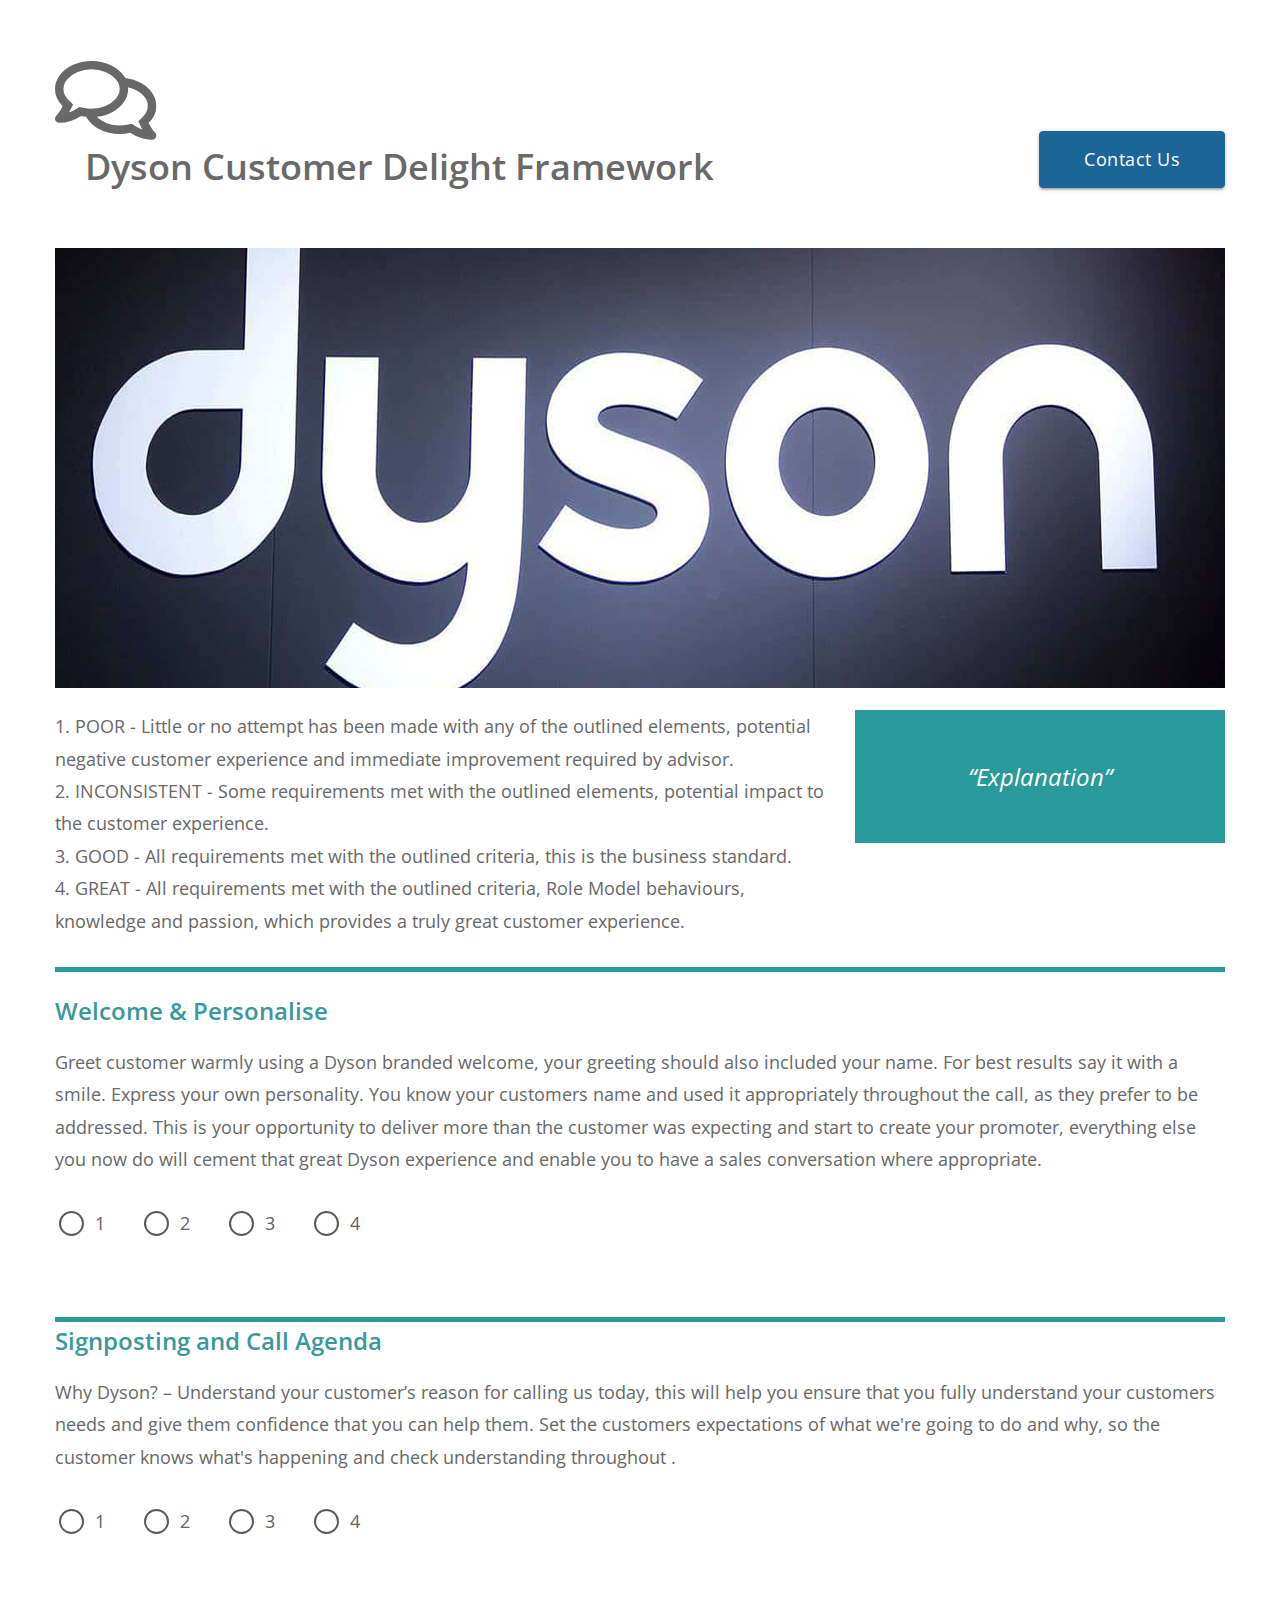
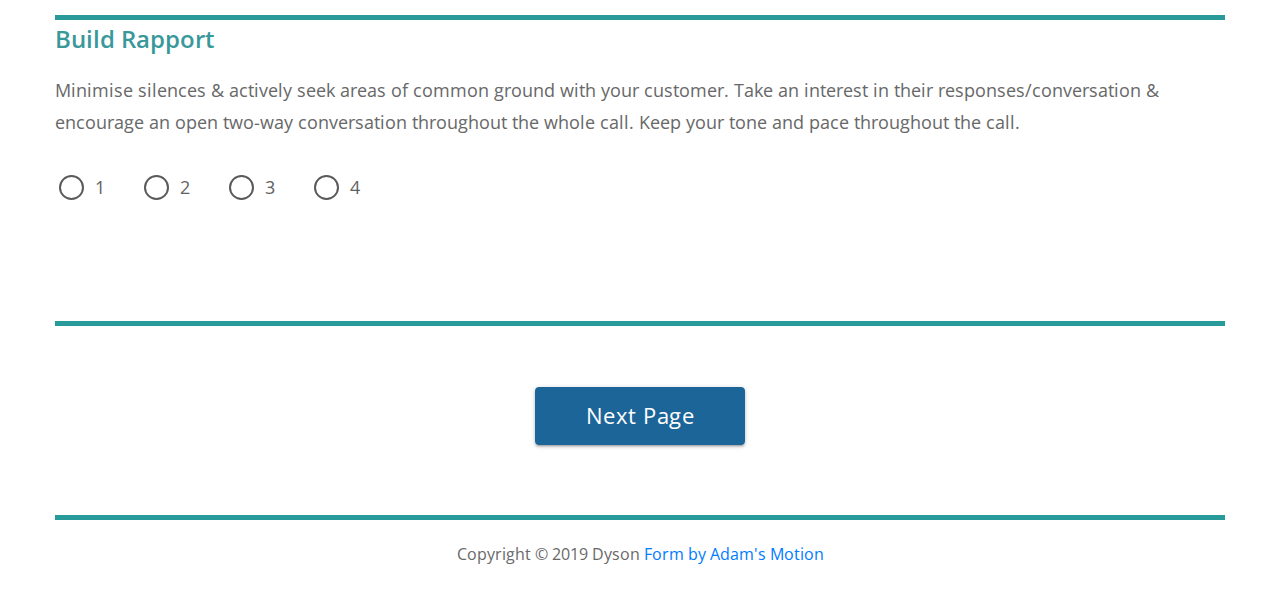
<file: index - kopie (5).html>
<!DOCTYPE html>
<html lang="en">

<head>
    <meta charset="UTF-8">
    <meta name="viewport" content="width=device-width, initial-scale=1.0">
    <meta http-equiv="X-UA-Compatible" content="ie=edge">
    <title>Image Survey HTML Form by templatemo</title>

    <!-- load CSS -->
    <link rel="stylesheet" href="https://fonts.googleapis.com/css?family=Open+Sans:400,600">
    <!-- Google web font "Open Sans" -->
    <link rel="stylesheet" href="css/materialize.min.css">
    <!-- https://materializecss.com -->
    <link rel="stylesheet" href="css/bootstrap.min.css">
    <!-- https://getbootstrap.com/ -->
    <link rel="stylesheet" href="css/all.min.css">
    <!-- https://fontawesome.com/ -->
    <link rel="stylesheet" href="css/templatemo-style.css">
    <!-- Template Mo style -->
    <!--
	Image Survey Form Template
	https://templatemo.com/tm-523-image-survey
	-->
</head>

<body>
    <div class="container">
        <div class="row">
            <div class="col-sm-12 col-md-7">
                <i class="far fa-comments fa-5x tm-site-icon"></i>
                <h1 class="tm-site-name">Dyson Customer Delight Framework
</h1>
            </div>
            <div class="col-sm-12 col-md-5 mt-md-0 mt-5">
                <div class="tm-site-header-right-col">
                    <a href="#" class="btn btn-primary">Contact Us</a>
                </div>
            </div>
        </div>
        <div class="row">
            <div class="col-12">
                <div class="tm-parallax"></div>
            </div>
        </div>
        <div class="row">
            <div class="tm-intro">
                <div class="col-sm-12 col-md-8 mb-md-0 mb-4 tm-intro-left">
                    <h2 class="tm-question-header"></h2>
                    <p class="mb-0">
                    1. POOR - Little or no attempt has been made with any of the outlined elements, potential negative customer experience and immediate improvement required by advisor.<br>
                    2. INCONSISTENT - Some requirements met with the outlined elements, potential impact to the customer experience.<br>
                    3. GOOD - All requirements met with the outlined criteria, this is the business standard.<br>
                    4. GREAT - All requirements met with the outlined criteria, Role Model behaviours, knowledge and passion, which provides a truly great customer experience.</p>
                </div>
                <div class="col-sm-12 col-md-4">
                    <em>
                        <p class="tm-highlight">&ldquo;Explanation&rdquo;</p>
                    </em>
                </div>
            </div>
            <div class="col-12">
                <hr>
            </div>
        </div>

        <form action="" method="post">
            <div class="row">
                <div class="col-12">
                    <h2 class="tm-question-header">Welcome & Personalise </h2>
                    <p>Greet customer warmly using a Dyson branded welcome, your greeting should also included your name. For best results say it with a smile. Express your own personality. You know your customers name and used it appropriately throughout the call, as they prefer to be addressed. This is your opportunity to deliver more than the customer was expecting and start to create your promoter, everything else you now do will cement that great Dyson experience and enable you to have a sales conversation where appropriate.</p>
                    <div class="tm-q-choice-container">
                        <label class="tm-q-choice">
                            <div class="mb-3">
                                <input class="tm-radio-group-1 with-gap" name="q1" type="radio" value="q1_a1" />
                                <span>1</span>
                            </div>
                           
                        </label>
                        <label class="tm-q-choice">
                            <div class="mb-3">
                                <input class="tm-radio-group-1 with-gap" name="q1" type="radio" value="q1_a2" />
                                <span>2</span>
                            </div>
                          
                        </label>
                        <label class="tm-q-choice">
                            <div class="mb-3">
                                <input class="tm-radio-group-1 with-gap" name="q1" type="radio" value="q1_a3" />
                                <span>3</span>
                            </div>
                           
                        </label>
                        <label class="tm-q-choice">
                            <div class="mb-3">
                                <input class="tm-radio-group-1 with-gap" name="q1" type="radio" value="q1_a4" />
                                <span>4</span>
                            </div>
                           
                        </label>
                      
                          
                    </div>
                </div> <!-- col-12 -->
                <div class="col-12">
                    <hr>
                </div>
                <div class="col-12">
                    <h2 class="tm-question-header">Signposting and Call Agenda </h2>
                    <p>Why Dyson? – Understand your customer’s reason for calling us today, this will help you ensure that you fully understand your customers needs and give them confidence that you can help them. Set the customers expectations of what we're going to do and why, so the customer knows what's happening and check understanding throughout . </p>
                    <div class="tm-q-choice-container">
                        <label class="tm-q-choice">
                            <div class="mb-3">
                                <input class="tm-radio-group-1 with-gap" name="q1" type="radio" value="q1_a1" />
                                <span>1</span>
                            </div>
                           
                        </label>
                        <label class="tm-q-choice">
                            <div class="mb-3">
                                <input class="tm-radio-group-1 with-gap" name="q1" type="radio" value="q1_a2" />
                                <span>2</span>
                            </div>
                          
                        </label>
                        <label class="tm-q-choice">
                            <div class="mb-3">
                                <input class="tm-radio-group-1 with-gap" name="q1" type="radio" value="q1_a3" />
                                <span>3</span>
                            </div>
                           
                        </label>
                        <label class="tm-q-choice">
                            <div class="mb-3">
                                <input class="tm-radio-group-1 with-gap" name="q1" type="radio" value="q1_a4" />
                                <span>4</span>
                            </div>
                           
                        </label>
                    </div>
                </div> <!-- col-12 -->
                <div class="col-12">
                    <hr>
                </div>
                <div class="col-12">
                     <h2 class="tm-question-header">Build Rapport </h2>
                    <p>Minimise silences & actively seek areas of common ground with your customer. Take an interest in their responses/conversation & encourage an open two-way conversation throughout the whole call. Keep your tone and pace throughout the call. </p>
                    <div class="tm-q-choice-container">
                        <label class="tm-q-choice">
                            <div class="mb-3">
                                <input class="tm-radio-group-1 with-gap" name="q1" type="radio" value="q1_a1" />
                                <span>1</span>
                            </div>
                           
                        </label>
                        <label class="tm-q-choice">
                            <div class="mb-3">
                                <input class="tm-radio-group-1 with-gap" name="q1" type="radio" value="q1_a2" />
                                <span>2</span>
                            </div>
                          
                        </label>
                        <label class="tm-q-choice">
                            <div class="mb-3">
                                <input class="tm-radio-group-1 with-gap" name="q1" type="radio" value="q1_a3" />
                                <span>3</span>
                            </div>
                           
                        </label>
                        <label class="tm-q-choice">
                            <div class="mb-3">
                                <input class="tm-radio-group-1 with-gap" name="q1" type="radio" value="q1_a4" />
                                <span>4</span>
                            </div>
                           
                        </label>
                    </div> <!-- choices container -->
                </div> <!-- col-12 -->
                
                <div class="col-12 tm-respondent-info">
                	<hr>
                	
                    <div class="row">
                        <div class="col-md-6 col-lg-4">
                          
                           
                        </div>
                        <div class="col-md-6 col-lg-4">
                           
                            
                        </div>
                       
                    </div>
                </div>
                <div class="col-12 text-center tm-submit-container">
                    <button type="submit" href="#" class="btn btn-primary tm-btn-submit">Next Page</button>
                </div>
                <div class="col-12">
                    <hr>
                </div>
            </div> <!-- row -->
        </form>
        <div class="row">
          <div class="col-12">
                <footer>
                    <p class="text-center mb-3 tm-footer-text">Copyright &copy; 2019 Dyson  <a rel="nofollow" href="http://adamsmotion.ml">Form by Adam's Motion</a></p>
                </footer>
            </div>
        </div>
    </div>
    <script src="js/jquery-3.3.1.min.js"></script>
    <script src="js/materialize.min.js"></script>
    <script>

        // Parallax function
        // https://codepen.io/roborich/pen/wpAsm
        var background_image_parallax = function ($object, multiplier) {
            multiplier = typeof multiplier !== 'undefined' ? multiplier : 0.5;
            multiplier = 1 - multiplier;
            var $doc = $(document);
            $object.css({ "background-attatchment": "fixed" });
            $(window).scroll(function () {
                var from_top = $doc.scrollTop(),
                    bg_css = 'center ' + (multiplier * from_top - 200) + 'px';
                $object.css({ "background-position": bg_css });
            });
        };

        /**
         * detect IE
         * returns version of IE or false, if browser is not Internet Explorer
         */
        function detectIE() {
            var ua = window.navigator.userAgent;

            var msie = ua.indexOf('MSIE ');
            if (msie > 0) {
                // IE 10 or older => return version number
                return parseInt(ua.substring(msie + 5, ua.indexOf('.', msie)), 10);
            }

            var trident = ua.indexOf('Trident/');
            if (trident > 0) {
                // IE 11 => return version number
                var rv = ua.indexOf('rv:');
                return parseInt(ua.substring(rv + 3, ua.indexOf('.', rv)), 10);
            }

            // var edge = ua.indexOf('Edge/');
            // if (edge > 0) {
            //     // Edge (IE 12+) => return version number
            //     return parseInt(ua.substring(edge + 5, ua.indexOf('.', edge)), 10);
            // }

            // other browser
            return false;
        }

        $(document).ready(function () {

            // Detect IE
            if (detectIE()) {
                alert('Please use the latest version of Chrome, Firefox, or Edge for best browsing experience.');
            }

            $('select').formSelect();
            // Parallax image background
            background_image_parallax($(".tm-parallax"), 0.40);

            // Darken image when its radio button is selected
            $(".tm-radio-group-1").click(function () {
                $('.tm-radio-group-1').parent().siblings("img").removeClass("darken");
                $(this).parent().siblings("img").addClass("darken");
            });

            $(".tm-radio-group-2").click(function () {
                $('.tm-radio-group-2').parent().siblings("img").removeClass("darken");
                $(this).parent().siblings("img").addClass("darken");
            });

            $(".tm-checkbox").click(function () {
                $(this).parent().siblings("img").toggleClass("darken");
            })
        });
    </script>
</body>

</html>
</file>
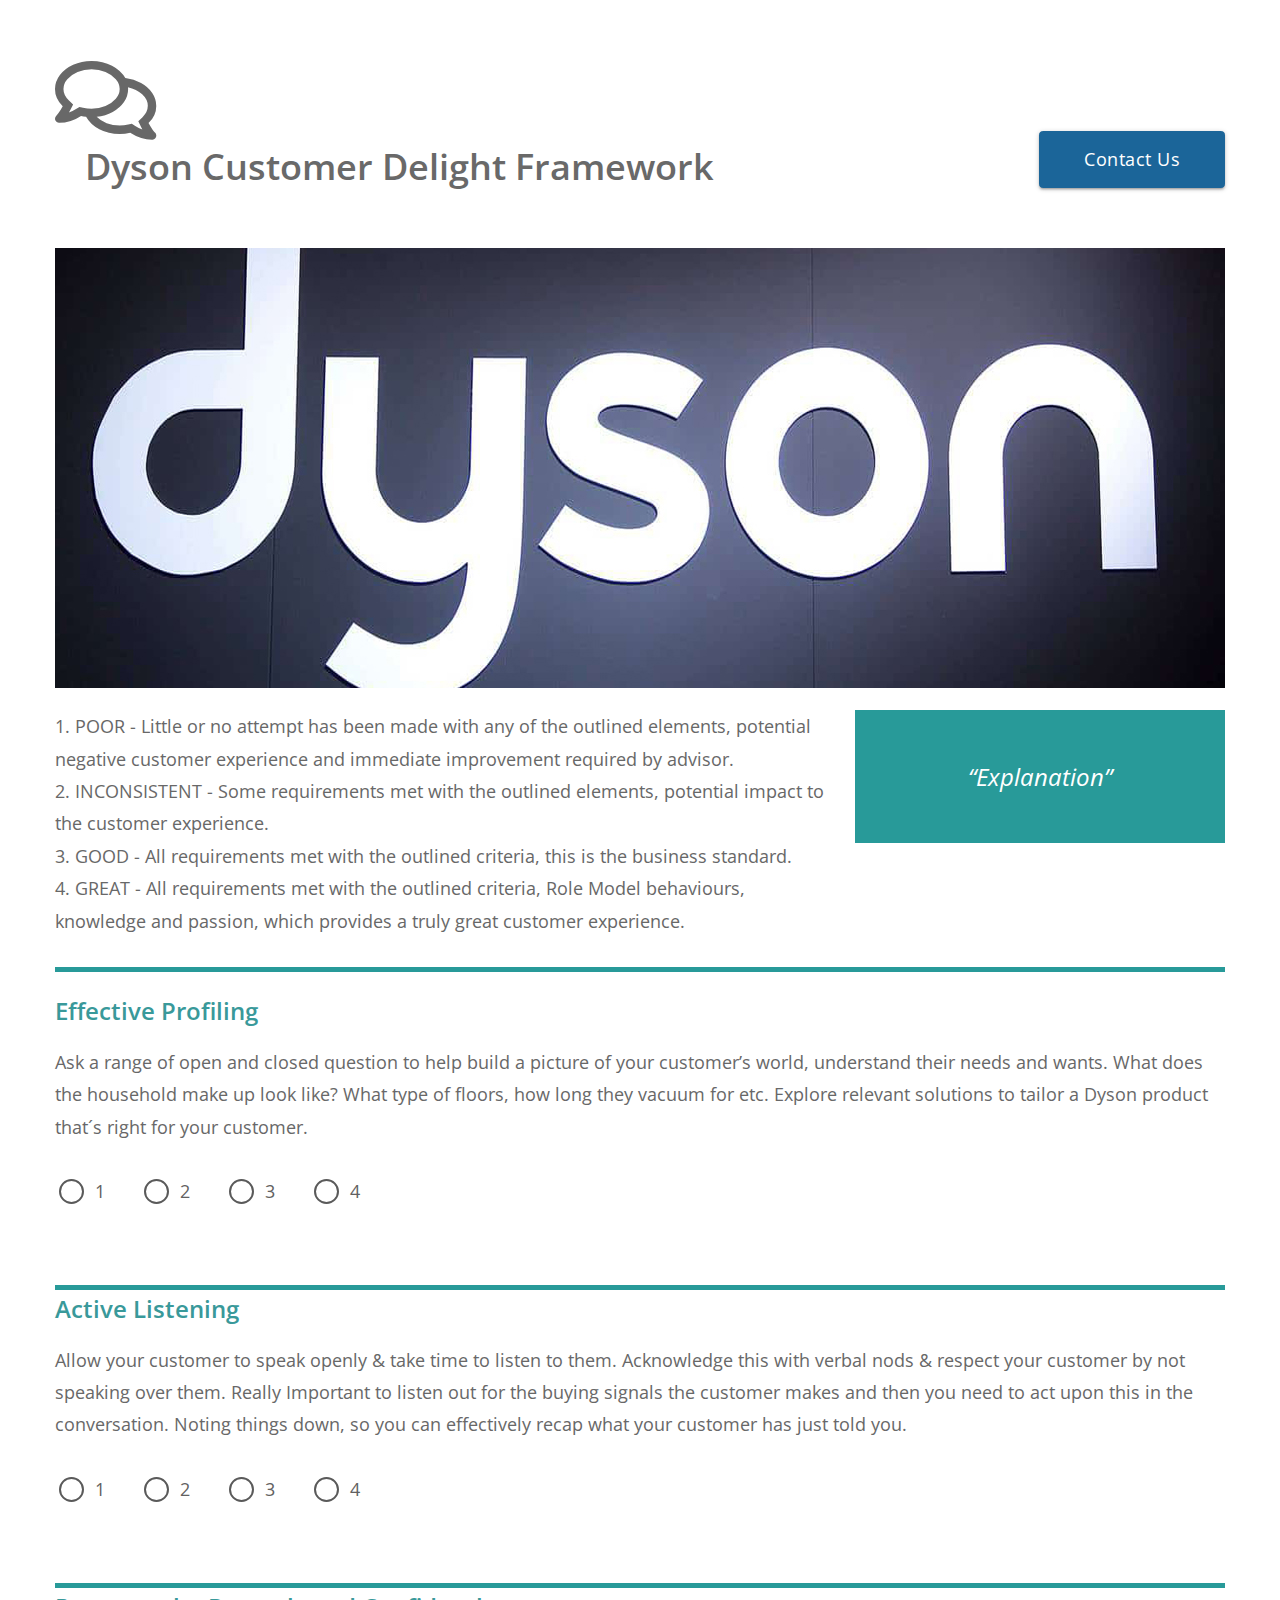
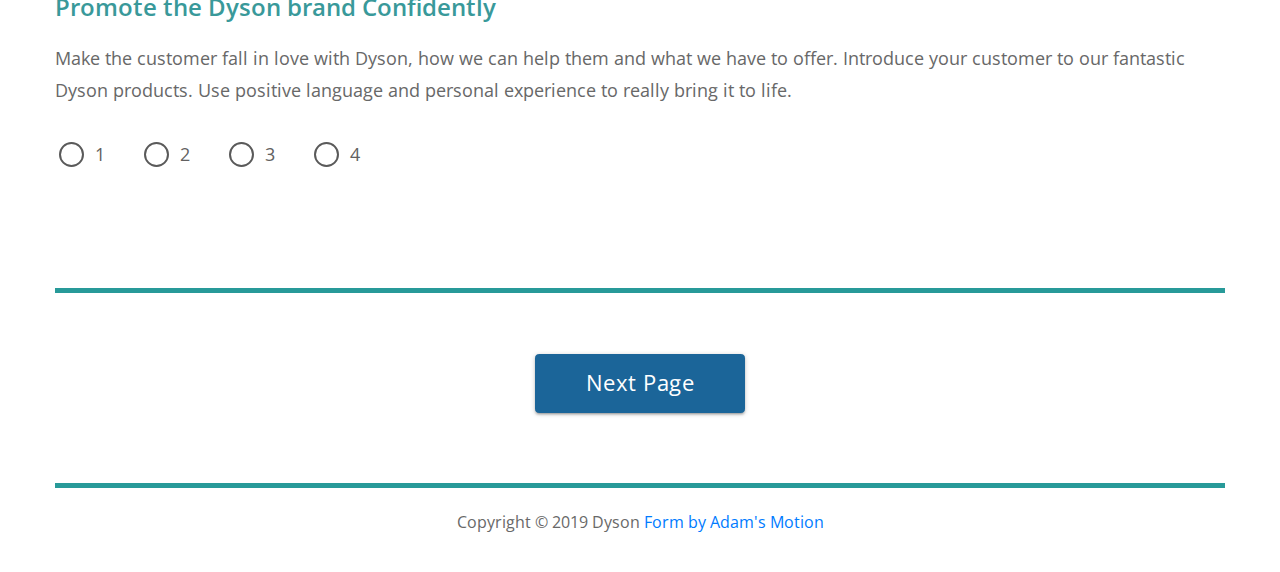
<file: index - kopie.html>
<!DOCTYPE html>
<html lang="en">

<head>
    <meta charset="UTF-8">
    <meta name="viewport" content="width=device-width, initial-scale=1.0">
    <meta http-equiv="X-UA-Compatible" content="ie=edge">
    <title>Image Survey HTML Form by templatemo</title>

    <!-- load CSS -->
    <link rel="stylesheet" href="https://fonts.googleapis.com/css?family=Open+Sans:400,600">
    <!-- Google web font "Open Sans" -->
    <link rel="stylesheet" href="css/materialize.min.css">
    <!-- https://materializecss.com -->
    <link rel="stylesheet" href="css/bootstrap.min.css">
    <!-- https://getbootstrap.com/ -->
    <link rel="stylesheet" href="css/all.min.css">
    <!-- https://fontawesome.com/ -->
    <link rel="stylesheet" href="css/templatemo-style.css">
    <!-- Template Mo style -->
    <!--
	Image Survey Form Template
	https://templatemo.com/tm-523-image-survey
	-->
</head>

<body>
    <div class="container">
        <div class="row">
            <div class="col-sm-12 col-md-7">
                <i class="far fa-comments fa-5x tm-site-icon"></i>
                <h1 class="tm-site-name">Dyson Customer Delight Framework
</h1>
            </div>
            <div class="col-sm-12 col-md-5 mt-md-0 mt-5">
                <div class="tm-site-header-right-col">
                    <a href="#" class="btn btn-primary">Contact Us</a>
                </div>
            </div>
        </div>
        <div class="row">
            <div class="col-12">
                <div class="tm-parallax"></div>
            </div>
        </div>
        <div class="row">
            <div class="tm-intro">
                <div class="col-sm-12 col-md-8 mb-md-0 mb-4 tm-intro-left">
                    <h2 class="tm-question-header"></h2>
                    <p class="mb-0">
                    1. POOR - Little or no attempt has been made with any of the outlined elements, potential negative customer experience and immediate improvement required by advisor.<br>
                    2. INCONSISTENT - Some requirements met with the outlined elements, potential impact to the customer experience.<br>
                    3. GOOD - All requirements met with the outlined criteria, this is the business standard.<br>
                    4. GREAT - All requirements met with the outlined criteria, Role Model behaviours, knowledge and passion, which provides a truly great customer experience.</p>
                </div>
                <div class="col-sm-12 col-md-4">
                    <em>
                        <p class="tm-highlight">&ldquo;Explanation&rdquo;</p>
                    </em>
                </div>
            </div>
            <div class="col-12">
                <hr>
            </div>
        </div>

        <form action="" method="post">
            <div class="row">
                <div class="col-12">
                    <h2 class="tm-question-header">Effective Profiling </h2>
                    <p>Ask a range of open and closed question to help build a picture of your customer’s world, understand their needs and wants. What does the household make up look like? What type of floors, how long they vacuum for etc.  Explore relevant solutions to tailor a Dyson product that´s right for your customer. </p>
                    <div class="tm-q-choice-container">
                        <label class="tm-q-choice">
                            <div class="mb-3">
                                <input class="tm-radio-group-1 with-gap" name="q1" type="radio" value="q1_a1" />
                                <span>1</span>
                            </div>
                           
                        </label>
                        <label class="tm-q-choice">
                            <div class="mb-3">
                                <input class="tm-radio-group-1 with-gap" name="q1" type="radio" value="q1_a2" />
                                <span>2</span>
                            </div>
                          
                        </label>
                        <label class="tm-q-choice">
                            <div class="mb-3">
                                <input class="tm-radio-group-1 with-gap" name="q1" type="radio" value="q1_a3" />
                                <span>3</span>
                            </div>
                           
                        </label>
                        <label class="tm-q-choice">
                            <div class="mb-3">
                                <input class="tm-radio-group-1 with-gap" name="q1" type="radio" value="q1_a4" />
                                <span>4</span>
                            </div>
                           
                        </label>
                      
                          
                    </div>
                </div> <!-- col-12 -->
                <div class="col-12">
                    <hr>
                </div>
                <div class="col-12">
                    <h2 class="tm-question-header">Active Listening </h2>
                    <p>Allow your customer to speak openly & take time to listen to them. Acknowledge this with verbal nods & respect your customer by not speaking over them. Really Important to listen out for the buying signals the customer makes and then you need to act upon this in the conversation.  Noting things down, so you can effectively recap what your customer has just told you. </p>
                    <div class="tm-q-choice-container">
                        <label class="tm-q-choice">
                            <div class="mb-3">
                                <input class="tm-radio-group-1 with-gap" name="q1" type="radio" value="q1_a1" />
                                <span>1</span>
                            </div>
                           
                        </label>
                        <label class="tm-q-choice">
                            <div class="mb-3">
                                <input class="tm-radio-group-1 with-gap" name="q1" type="radio" value="q1_a2" />
                                <span>2</span>
                            </div>
                          
                        </label>
                        <label class="tm-q-choice">
                            <div class="mb-3">
                                <input class="tm-radio-group-1 with-gap" name="q1" type="radio" value="q1_a3" />
                                <span>3</span>
                            </div>
                           
                        </label>
                        <label class="tm-q-choice">
                            <div class="mb-3">
                                <input class="tm-radio-group-1 with-gap" name="q1" type="radio" value="q1_a4" />
                                <span>4</span>
                            </div>
                           
                        </label>
                    </div>
                </div> <!-- col-12 -->
                <div class="col-12">
                    <hr>
                </div>
                <div class="col-12">
                     <h2 class="tm-question-header">Promote the Dyson brand Confidently </h2>
                    <p>Make the customer fall in love with Dyson, how we can help them and what we have to offer. Introduce your customer to our fantastic Dyson products. Use positive language and personal experience to really bring it to life. </p>
                    <div class="tm-q-choice-container">
                        <label class="tm-q-choice">
                            <div class="mb-3">
                                <input class="tm-radio-group-1 with-gap" name="q1" type="radio" value="q1_a1" />
                                <span>1</span>
                            </div>
                           
                        </label>
                        <label class="tm-q-choice">
                            <div class="mb-3">
                                <input class="tm-radio-group-1 with-gap" name="q1" type="radio" value="q1_a2" />
                                <span>2</span>
                            </div>
                          
                        </label>
                        <label class="tm-q-choice">
                            <div class="mb-3">
                                <input class="tm-radio-group-1 with-gap" name="q1" type="radio" value="q1_a3" />
                                <span>3</span>
                            </div>
                           
                        </label>
                        <label class="tm-q-choice">
                            <div class="mb-3">
                                <input class="tm-radio-group-1 with-gap" name="q1" type="radio" value="q1_a4" />
                                <span>4</span>
                            </div>
                           
                        </label>
                    </div> <!-- choices container -->
                </div> <!-- col-12 -->
                
                <div class="col-12 tm-respondent-info">
                	<hr>
                	
                    <div class="row">
                        <div class="col-md-6 col-lg-4">
                          
                           
                        </div>
                        <div class="col-md-6 col-lg-4">
                           
                            
                        </div>
                       
                    </div>
                </div>
                <div class="col-12 text-center tm-submit-container">
                    <button type="submit" href="index%20-%20kopie%20(2).html" class="btn btn-primary tm-btn-submit">Next Page</button>
                </div>
                <div class="col-12">
                    <hr>
                </div>
            </div> <!-- row -->
        </form>
        <div class="row">
          <div class="col-12">
                <footer>
                    <p class="text-center mb-3 tm-footer-text">Copyright &copy; 2019 Dyson  <a rel="nofollow" href="http://adamsmotion.ml">Form by Adam's Motion</a></p>
                </footer>
            </div>
        </div>
    </div>
    <script src="js/jquery-3.3.1.min.js"></script>
    <script src="js/materialize.min.js"></script>
    <script>

        // Parallax function
        // https://codepen.io/roborich/pen/wpAsm
        var background_image_parallax = function ($object, multiplier) {
            multiplier = typeof multiplier !== 'undefined' ? multiplier : 0.5;
            multiplier = 1 - multiplier;
            var $doc = $(document);
            $object.css({ "background-attatchment": "fixed" });
            $(window).scroll(function () {
                var from_top = $doc.scrollTop(),
                    bg_css = 'center ' + (multiplier * from_top - 200) + 'px';
                $object.css({ "background-position": bg_css });
            });
        };

        /**
         * detect IE
         * returns version of IE or false, if browser is not Internet Explorer
         */
        function detectIE() {
            var ua = window.navigator.userAgent;

            var msie = ua.indexOf('MSIE ');
            if (msie > 0) {
                // IE 10 or older => return version number
                return parseInt(ua.substring(msie + 5, ua.indexOf('.', msie)), 10);
            }

            var trident = ua.indexOf('Trident/');
            if (trident > 0) {
                // IE 11 => return version number
                var rv = ua.indexOf('rv:');
                return parseInt(ua.substring(rv + 3, ua.indexOf('.', rv)), 10);
            }

            // var edge = ua.indexOf('Edge/');
            // if (edge > 0) {
            //     // Edge (IE 12+) => return version number
            //     return parseInt(ua.substring(edge + 5, ua.indexOf('.', edge)), 10);
            // }

            // other browser
            return false;
        }

        $(document).ready(function () {

            // Detect IE
            if (detectIE()) {
                alert('Please use the latest version of Chrome, Firefox, or Edge for best browsing experience.');
            }

            $('select').formSelect();
            // Parallax image background
            background_image_parallax($(".tm-parallax"), 0.40);

            // Darken image when its radio button is selected
            $(".tm-radio-group-1").click(function () {
                $('.tm-radio-group-1').parent().siblings("img").removeClass("darken");
                $(this).parent().siblings("img").addClass("darken");
            });

            $(".tm-radio-group-2").click(function () {
                $('.tm-radio-group-2').parent().siblings("img").removeClass("darken");
                $(this).parent().siblings("img").addClass("darken");
            });

            $(".tm-checkbox").click(function () {
                $(this).parent().siblings("img").toggleClass("darken");
            })
        });
    </script>
</body>

</html>
</file>
<file: css/templatemo-style.css>
/*

Image Survey

https://templatemo.com/tm-523-image-survey

*/

body {
  color: #686868;
  font-family: "Open Sans", Arial, Helvetica, sans-serif;
  font-size: 18px;
  padding-top: 55px;
  overflow-x: hidden;
}

.tm-site-name {
  color: #696969;
  font-weight: 600;
  font-size: 2.4rem;
  display: inline-block;
  vertical-align: middle;
  margin-left: 30px;
  margin-bottom: 0;
}

.tm-site-icon {
  display: inline;
  vertical-align: middle;
}

.tm-site-header-right-col {
  display: -webkit-box;
  display: -ms-flexbox;
  display: flex;
  -webkit-box-align: end;
  -ms-flex-align: end;
  align-items: flex-end;
  -webkit-box-pack: end;
  -ms-flex-pack: end;
  justify-content: flex-end;
  height: 100%;
}

.btn {
  font-size: 1em;
  height: auto;
  text-transform: capitalize;
  font-size: 1em;
}

.btn-primary {
  background-color: #1b6599;
  border-color: #1b6599;
  padding: 14px 44px;
}

.tm-btn-submit {
  font-size: 1.2em;
  padding: 12px 50px;
}

.btn-primary:hover,
.btn-primary:active {
  background-color: #2792dd;
  border-color: #2792dd;
}

.tm-highlight {
  background-color: #289a99;
  color: white;
  font-size: 1.6rem;
  text-align: center;
  display: -webkit-box;
  display: -ms-flexbox;
  display: flex;
  -webkit-box-align: center;
  -ms-flex-align: center;
  align-items: center;
  -webkit-box-pack: center;
  -ms-flex-pack: center;
  justify-content: center;
  margin-bottom: 0;
  padding-top: 45px;
  padding-bottom: 45px;
}

hr {
  border-top: 5px solid #289a99;
  margin-top: 0;
  margin-bottom: 0;
}

.tm-parallax {
  margin-top: 40px;
  height: 440px;
  width: 100%;
  background-image: url(../img/survey.jpg);
  position: relative;
  background-repeat: no-repeat;
  background-position: center -200px;
}

.tm-intro {
  padding-bottom: 30px;
  display: -webkit-box;
  display: -ms-flexbox;
  display: flex;
  -webkit-box-align: stretch;
  -ms-flex-align: stretch;
  align-items: stretch;
  -webkit-box-pack: justify;
  -ms-flex-pack: justify;
  justify-content: space-between;
  margin-top: 2px;
}

.tm-intro-left {
  display: -webkit-box;
  display: -ms-flexbox;
  display: flex;
  -webkit-box-align: center;
  -ms-flex-align: center;
  align-items: center;
}

p {
  line-height: 1.8;
}

.tm-question-header {
  font-size: 1.6rem;
  font-weight: 600;
  color: #39999a;
  margin-top: 5px;
  margin-bottom: 20px;
}

.tm-question-header-mt {
  margin-top: 25px;
}

.tm-q-choice-container {
  margin-left: -15px;
  margin-right: -15px;
  margin-bottom: 45px;
}

.tm-q3-choice-container {
  margin-left: -20px;
  margin-right: -20px;
  margin-top: 21px;
}

.tm-q-choice {
  margin: 20px 15px;
}

.tm-q3-choice {
  margin: 19px;
}

[type="radio"]:not(:checked) + span,
[type="radio"]:checked + span {
  font-size: 18px;
  padding-left: 40px;
}

[type="radio"] + span:before,
[type="radio"] + span:after {
  border-color: #686868;
  width: 25px;
  height: 25px;
  top: -4px;
}

[type="radio"]:checked + span,
[type="checkbox"].filled-in:checked + span {
  color: #39999a;
}

img.darken {
  filter: brightness(50%);
}

[type="checkbox"].filled-in:checked + span:not(.lever):before {
  width: 10px;
  height: 17px;
  border-right: 3px solid #fff;
  border-bottom: 3px solid #fff;
}

[type="checkbox"].filled-in:checked + span:not(.lever):after,
[type="checkbox"].filled-in:not(:checked) + span:not(.lever):after {
  width: 25px;
  height: 25px;
}

[type="checkbox"].filled-in:not(:checked) + span:not(.lever):after {
  border-color: #686868;
}

[type="checkbox"] + span:not(.lever) {
  font-size: 18px;
}

label {
  color: #626161;
  font-size: 18px;
}

select {
  border-color: #626161;
  border-radius: 0;
  height: 45px;
}

.select-wrapper input.select-dropdown {
  border: 1px solid #9e9e9e;
  padding-left: 18px;
  font-size: 18px;
  width: calc(100% - 10px);
}

.select-wrapper input.select-dropdown:focus {
  border-bottom: 1px solid #9e9e9e;
}

.select-wrapper .caret {
  border: 1px solid #9e9e9e;
  width: 30px;
  height: 30px;
}

textarea {
  height: 155px;
  border-color: #9a9a9a;
}

textarea {
  outline-color: rgba(57, 153, 154, 0.3);
}

.dropdown-content li > a,
.dropdown-content li > span {
  color: #343a40;
}

.form-control:focus {
  border-color: #39999a;
  -webkit-box-shadow: 0 0 0 0.2rem rgba(57, 153, 154, 0.3);
  box-shadow: 0 0 0 0.2rem rgba(57, 153, 154, 0.3);
}

.tm-dropdown-container {
  margin-top: 56px;
  height: 45px;
}

.tm-respondent-info {
  margin-top: 40px;
  margin-bottom: 40px;
}

.tm-submit-container {
  margin-bottom: 70px;
}

.tm-choice-ml {
  margin-left: 45px;
}

.tm-choice-mt {
  margin-top: 23px;
}

.form-control {
  border-radius: 0;
  height: 45px;
  border-color: #9a9a9a;
}

.form-group {
  margin-bottom: 33px;
}

.tm-footer-text {
  font-size: 0.9em;
}

@media (min-width: 1200px) {
  .container {
    max-width: 1200px;
  }
}

@media (max-width: 767px) {
  .tm-intro {
    display: block;
  }

  .tm-choice-mt {
    margin-top: -15px;
  }

  .row .col.tm-dropdown-container {
    padding-left: 0;
    margin-top: 20px;
    margin-bottom: 40px;
  }

  .tm-site-header-right-col {
    display: block;
  }
}

@media (max-width: 470px) {
  .tm-q3-choice {
    margin: 10px;
    width: 40%;
  }
}

@media (max-width: 424px) {
  .tm-q-choice-2-col {
    width: 40%;
  }

  .tm-q-choice {
    margin: 10px;
  }
}

@media (max-width: 395px) {
  .tm-site-name {
    display: block;
    margin-left: 0;
    margin-top: 10px;
  }
}
</file>
<file: Login_v2/vendor/daterangepicker/daterangepicker.css>
.daterangepicker {
  position: absolute;
  color: inherit;
  background-color: #fff;
  border-radius: 4px;
  width: 278px;
  padding: 4px;
  margin-top: 1px;
  top: 100px;
  left: 20px;
  /* Calendars */ }
  .daterangepicker:before, .daterangepicker:after {
    position: absolute;
    display: inline-block;
    border-bottom-color: rgba(0, 0, 0, 0.2);
    content: ''; }
  .daterangepicker:before {
    top: -7px;
    border-right: 7px solid transparent;
    border-left: 7px solid transparent;
    border-bottom: 7px solid #ccc; }
  .daterangepicker:after {
    top: -6px;
    border-right: 6px solid transparent;
    border-bottom: 6px solid #fff;
    border-left: 6px solid transparent; }
  .daterangepicker.opensleft:before {
    right: 9px; }
  .daterangepicker.opensleft:after {
    right: 10px; }
  .daterangepicker.openscenter:before {
    left: 0;
    right: 0;
    width: 0;
    margin-left: auto;
    margin-right: auto; }
  .daterangepicker.openscenter:after {
    left: 0;
    right: 0;
    width: 0;
    margin-left: auto;
    margin-right: auto; }
  .daterangepicker.opensright:before {
    left: 9px; }
  .daterangepicker.opensright:after {
    left: 10px; }
  .daterangepicker.dropup {
    margin-top: -5px; }
    .daterangepicker.dropup:before {
      top: initial;
      bottom: -7px;
      border-bottom: initial;
      border-top: 7px solid #ccc; }
    .daterangepicker.dropup:after {
      top: initial;
      bottom: -6px;
      border-bottom: initial;
      border-top: 6px solid #fff; }
  .daterangepicker.dropdown-menu {
    max-width: none;
    z-index: 3001; }
  .daterangepicker.single .ranges, .daterangepicker.single .calendar {
    float: none; }
  .daterangepicker.show-calendar .calendar {
    display: block; }
  .daterangepicker .calendar {
    display: none;
    max-width: 270px;
    margin: 4px; }
    .daterangepicker .calendar.single .calendar-table {
      border: none; }
    .daterangepicker .calendar th, .daterangepicker .calendar td {
      white-space: nowrap;
      text-align: center;
      min-width: 32px; }
  .daterangepicker .calendar-table {
    border: 1px solid #fff;
    padding: 4px;
    border-radius: 4px;
    background-color: #fff; }
  .daterangepicker table {
    width: 100%;
    margin: 0; }
  .daterangepicker td, .daterangepicker th {
    text-align: center;
    width: 20px;
    height: 20px;
    border-radius: 4px;
    border: 1px solid transparent;
    white-space: nowrap;
    cursor: pointer; }
    .daterangepicker td.available:hover, .daterangepicker th.available:hover {
      background-color: #eee;
      border-color: transparent;
      color: inherit; }
    .daterangepicker td.week, .daterangepicker th.week {
      font-size: 80%;
      color: #ccc; }
  .daterangepicker td.off, .daterangepicker td.off.in-range, .daterangepicker td.off.start-date, .daterangepicker td.off.end-date {
    background-color: #fff;
    border-color: transparent;
    color: #999; }
  .daterangepicker td.in-range {
    background-color: #ebf4f8;
    border-color: transparent;
    color: #000;
    border-radius: 0; }
  .daterangepicker td.start-date {
    border-radius: 4px 0 0 4px; }
  .daterangepicker td.end-date {
    border-radius: 0 4px 4px 0; }
  .daterangepicker td.start-date.end-date {
    border-radius: 4px; }
  .daterangepicker td.active, .daterangepicker td.active:hover {
    background-color: #357ebd;
    border-color: transparent;
    color: #fff; }
  .daterangepicker th.month {
    width: auto; }
  .daterangepicker td.disabled, .daterangepicker option.disabled {
    color: #999;
    cursor: not-allowed;
    text-decoration: line-through; }
  .daterangepicker select.monthselect, .daterangepicker select.yearselect {
    font-size: 12px;
    padding: 1px;
    height: auto;
    margin: 0;
    cursor: default; }
  .daterangepicker select.monthselect {
    margin-right: 2%;
    width: 56%; }
  .daterangepicker select.yearselect {
    width: 40%; }
  .daterangepicker select.hourselect, .daterangepicker select.minuteselect, .daterangepicker select.secondselect, .daterangepicker select.ampmselect {
    width: 50px;
    margin-bottom: 0; }
  .daterangepicker .input-mini {
    border: 1px solid #ccc;
    border-radius: 4px;
    color: #555;
    height: 30px;
    line-height: 30px;
    display: block;
    vertical-align: middle;
    margin: 0 0 5px 0;
    padding: 0 6px 0 28px;
    width: 100%; }
    .daterangepicker .input-mini.active {
      border: 1px solid #08c;
      border-radius: 4px; }
  .daterangepicker .daterangepicker_input {
    position: relative; }
    .daterangepicker .daterangepicker_input i {
      position: absolute;
      left: 8px;
      top: 8px; }
  .daterangepicker.rtl .input-mini {
    padding-right: 28px;
    padding-left: 6px; }
  .daterangepicker.rtl .daterangepicker_input i {
    left: auto;
    right: 8px; }
  .daterangepicker .calendar-time {
    text-align: center;
    margin: 5px auto;
    line-height: 30px;
    position: relative;
    padding-left: 28px; }
    .daterangepicker .calendar-time select.disabled {
      color: #ccc;
      cursor: not-allowed; }

.ranges {
  font-size: 11px;
  float: none;
  margin: 4px;
  text-align: left; }
  .ranges ul {
    list-style: none;
    margin: 0 auto;
    padding: 0;
    width: 100%; }
  .ranges li {
    font-size: 13px;
    background-color: #f5f5f5;
    border: 1px solid #f5f5f5;
    border-radius: 4px;
    color: #08c;
    padding: 3px 12px;
    margin-bottom: 8px;
    cursor: pointer; }
    .ranges li:hover {
      background-color: #08c;
      border: 1px solid #08c;
      color: #fff; }
    .ranges li.active {
      background-color: #08c;
      border: 1px solid #08c;
      color: #fff; }

/*  Larger Screen Styling */
@media (min-width: 564px) {
  .daterangepicker {
    width: auto; }
    .daterangepicker .ranges ul {
      width: 160px; }
    .daterangepicker.single .ranges ul {
      width: 100%; }
    .daterangepicker.single .calendar.left {
      clear: none; }
    .daterangepicker.single.ltr .ranges, .daterangepicker.single.ltr .calendar {
      float: left; }
    .daterangepicker.single.rtl .ranges, .daterangepicker.single.rtl .calendar {
      float: right; }
    .daterangepicker.ltr {
      direction: ltr;
      text-align: left; }
      .daterangepicker.ltr .calendar.left {
        clear: left;
        margin-right: 0; }
        .daterangepicker.ltr .calendar.left .calendar-table {
          border-right: none;
          border-top-right-radius: 0;
          border-bottom-right-radius: 0; }
      .daterangepicker.ltr .calendar.right {
        margin-left: 0; }
        .daterangepicker.ltr .calendar.right .calendar-table {
          border-left: none;
          border-top-left-radius: 0;
          border-bottom-left-radius: 0; }
      .daterangepicker.ltr .left .daterangepicker_input {
        padding-right: 12px; }
      .daterangepicker.ltr .calendar.left .calendar-table {
        padding-right: 12px; }
      .daterangepicker.ltr .ranges, .daterangepicker.ltr .calendar {
        float: left; }
    .daterangepicker.rtl {
      direction: rtl;
      text-align: right; }
      .daterangepicker.rtl .calendar.left {
        clear: right;
        margin-left: 0; }
        .daterangepicker.rtl .calendar.left .calendar-table {
          border-left: none;
          border-top-left-radius: 0;
          border-bottom-left-radius: 0; }
      .daterangepicker.rtl .calendar.right {
        margin-right: 0; }
        .daterangepicker.rtl .calendar.right .calendar-table {
          border-right: none;
          border-top-right-radius: 0;
          border-bottom-right-radius: 0; }
      .daterangepicker.rtl .left .daterangepicker_input {
        padding-left: 12px; }
      .daterangepicker.rtl .calendar.left .calendar-table {
        padding-left: 12px; }
      .daterangepicker.rtl .ranges, .daterangepicker.rtl .calendar {
        text-align: right;
        float: right; } }
@media (min-width: 730px) {
  .daterangepicker .ranges {
    width: auto; }
  .daterangepicker.ltr .ranges {
    float: left; }
  .daterangepicker.rtl .ranges {
    float: right; }
  .daterangepicker .calendar.left {
    clear: none !important; } }
</file>
<file: Login_v2/css/util.css>
/*[ FONT SIZE ]
///////////////////////////////////////////////////////////
*/
.fs-1 {font-size: 1px;}
.fs-2 {font-size: 2px;}
.fs-3 {font-size: 3px;}
.fs-4 {font-size: 4px;}
.fs-5 {font-size: 5px;}
.fs-6 {font-size: 6px;}
.fs-7 {font-size: 7px;}
.fs-8 {font-size: 8px;}
.fs-9 {font-size: 9px;}
.fs-10 {font-size: 10px;}
.fs-11 {font-size: 11px;}
.fs-12 {font-size: 12px;}
.fs-13 {font-size: 13px;}
.fs-14 {font-size: 14px;}
.fs-15 {font-size: 15px;}
.fs-16 {font-size: 16px;}
.fs-17 {font-size: 17px;}
.fs-18 {font-size: 18px;}
.fs-19 {font-size: 19px;}
.fs-20 {font-size: 20px;}
.fs-21 {font-size: 21px;}
.fs-22 {font-size: 22px;}
.fs-23 {font-size: 23px;}
.fs-24 {font-size: 24px;}
.fs-25 {font-size: 25px;}
.fs-26 {font-size: 26px;}
.fs-27 {font-size: 27px;}
.fs-28 {font-size: 28px;}
.fs-29 {font-size: 29px;}
.fs-30 {font-size: 30px;}
.fs-31 {font-size: 31px;}
.fs-32 {font-size: 32px;}
.fs-33 {font-size: 33px;}
.fs-34 {font-size: 34px;}
.fs-35 {font-size: 35px;}
.fs-36 {font-size: 36px;}
.fs-37 {font-size: 37px;}
.fs-38 {font-size: 38px;}
.fs-39 {font-size: 39px;}
.fs-40 {font-size: 40px;}
.fs-41 {font-size: 41px;}
.fs-42 {font-size: 42px;}
.fs-43 {font-size: 43px;}
.fs-44 {font-size: 44px;}
.fs-45 {font-size: 45px;}
.fs-46 {font-size: 46px;}
.fs-47 {font-size: 47px;}
.fs-48 {font-size: 48px;}
.fs-49 {font-size: 49px;}
.fs-50 {font-size: 50px;}
.fs-51 {font-size: 51px;}
.fs-52 {font-size: 52px;}
.fs-53 {font-size: 53px;}
.fs-54 {font-size: 54px;}
.fs-55 {font-size: 55px;}
.fs-56 {font-size: 56px;}
.fs-57 {font-size: 57px;}
.fs-58 {font-size: 58px;}
.fs-59 {font-size: 59px;}
.fs-60 {font-size: 60px;}
.fs-61 {font-size: 61px;}
.fs-62 {font-size: 62px;}
.fs-63 {font-size: 63px;}
.fs-64 {font-size: 64px;}
.fs-65 {font-size: 65px;}
.fs-66 {font-size: 66px;}
.fs-67 {font-size: 67px;}
.fs-68 {font-size: 68px;}
.fs-69 {font-size: 69px;}
.fs-70 {font-size: 70px;}
.fs-71 {font-size: 71px;}
.fs-72 {font-size: 72px;}
.fs-73 {font-size: 73px;}
.fs-74 {font-size: 74px;}
.fs-75 {font-size: 75px;}
.fs-76 {font-size: 76px;}
.fs-77 {font-size: 77px;}
.fs-78 {font-size: 78px;}
.fs-79 {font-size: 79px;}
.fs-80 {font-size: 80px;}
.fs-81 {font-size: 81px;}
.fs-82 {font-size: 82px;}
.fs-83 {font-size: 83px;}
.fs-84 {font-size: 84px;}
.fs-85 {font-size: 85px;}
.fs-86 {font-size: 86px;}
.fs-87 {font-size: 87px;}
.fs-88 {font-size: 88px;}
.fs-89 {font-size: 89px;}
.fs-90 {font-size: 90px;}
.fs-91 {font-size: 91px;}
.fs-92 {font-size: 92px;}
.fs-93 {font-size: 93px;}
.fs-94 {font-size: 94px;}
.fs-95 {font-size: 95px;}
.fs-96 {font-size: 96px;}
.fs-97 {font-size: 97px;}
.fs-98 {font-size: 98px;}
.fs-99 {font-size: 99px;}
.fs-100 {font-size: 100px;}
.fs-101 {font-size: 101px;}
.fs-102 {font-size: 102px;}
.fs-103 {font-size: 103px;}
.fs-104 {font-size: 104px;}
.fs-105 {font-size: 105px;}
.fs-106 {font-size: 106px;}
.fs-107 {font-size: 107px;}
.fs-108 {font-size: 108px;}
.fs-109 {font-size: 109px;}
.fs-110 {font-size: 110px;}
.fs-111 {font-size: 111px;}
.fs-112 {font-size: 112px;}
.fs-113 {font-size: 113px;}
.fs-114 {font-size: 114px;}
.fs-115 {font-size: 115px;}
.fs-116 {font-size: 116px;}
.fs-117 {font-size: 117px;}
.fs-118 {font-size: 118px;}
.fs-119 {font-size: 119px;}
.fs-120 {font-size: 120px;}
.fs-121 {font-size: 121px;}
.fs-122 {font-size: 122px;}
.fs-123 {font-size: 123px;}
.fs-124 {font-size: 124px;}
.fs-125 {font-size: 125px;}
.fs-126 {font-size: 126px;}
.fs-127 {font-size: 127px;}
.fs-128 {font-size: 128px;}
.fs-129 {font-size: 129px;}
.fs-130 {font-size: 130px;}
.fs-131 {font-size: 131px;}
.fs-132 {font-size: 132px;}
.fs-133 {font-size: 133px;}
.fs-134 {font-size: 134px;}
.fs-135 {font-size: 135px;}
.fs-136 {font-size: 136px;}
.fs-137 {font-size: 137px;}
.fs-138 {font-size: 138px;}
.fs-139 {font-size: 139px;}
.fs-140 {font-size: 140px;}
.fs-141 {font-size: 141px;}
.fs-142 {font-size: 142px;}
.fs-143 {font-size: 143px;}
.fs-144 {font-size: 144px;}
.fs-145 {font-size: 145px;}
.fs-146 {font-size: 146px;}
.fs-147 {font-size: 147px;}
.fs-148 {font-size: 148px;}
.fs-149 {font-size: 149px;}
.fs-150 {font-size: 150px;}
.fs-151 {font-size: 151px;}
.fs-152 {font-size: 152px;}
.fs-153 {font-size: 153px;}
.fs-154 {font-size: 154px;}
.fs-155 {font-size: 155px;}
.fs-156 {font-size: 156px;}
.fs-157 {font-size: 157px;}
.fs-158 {font-size: 158px;}
.fs-159 {font-size: 159px;}
.fs-160 {font-size: 160px;}
.fs-161 {font-size: 161px;}
.fs-162 {font-size: 162px;}
.fs-163 {font-size: 163px;}
.fs-164 {font-size: 164px;}
.fs-165 {font-size: 165px;}
.fs-166 {font-size: 166px;}
.fs-167 {font-size: 167px;}
.fs-168 {font-size: 168px;}
.fs-169 {font-size: 169px;}
.fs-170 {font-size: 170px;}
.fs-171 {font-size: 171px;}
.fs-172 {font-size: 172px;}
.fs-173 {font-size: 173px;}
.fs-174 {font-size: 174px;}
.fs-175 {font-size: 175px;}
.fs-176 {font-size: 176px;}
.fs-177 {font-size: 177px;}
.fs-178 {font-size: 178px;}
.fs-179 {font-size: 179px;}
.fs-180 {font-size: 180px;}
.fs-181 {font-size: 181px;}
.fs-182 {font-size: 182px;}
.fs-183 {font-size: 183px;}
.fs-184 {font-size: 184px;}
.fs-185 {font-size: 185px;}
.fs-186 {font-size: 186px;}
.fs-187 {font-size: 187px;}
.fs-188 {font-size: 188px;}
.fs-189 {font-size: 189px;}
.fs-190 {font-size: 190px;}
.fs-191 {font-size: 191px;}
.fs-192 {font-size: 192px;}
.fs-193 {font-size: 193px;}
.fs-194 {font-size: 194px;}
.fs-195 {font-size: 195px;}
.fs-196 {font-size: 196px;}
.fs-197 {font-size: 197px;}
.fs-198 {font-size: 198px;}
.fs-199 {font-size: 199px;}
.fs-200 {font-size: 200px;}

/*[ PADDING ]
///////////////////////////////////////////////////////////
*/
.p-t-0 {padding-top: 0px;}
.p-t-1 {padding-top: 1px;}
.p-t-2 {padding-top: 2px;}
.p-t-3 {padding-top: 3px;}
.p-t-4 {padding-top: 4px;}
.p-t-5 {padding-top: 5px;}
.p-t-6 {padding-top: 6px;}
.p-t-7 {padding-top: 7px;}
.p-t-8 {padding-top: 8px;}
.p-t-9 {padding-top: 9px;}
.p-t-10 {padding-top: 10px;}
.p-t-11 {padding-top: 11px;}
.p-t-12 {padding-top: 12px;}
.p-t-13 {padding-top: 13px;}
.p-t-14 {padding-top: 14px;}
.p-t-15 {padding-top: 15px;}
.p-t-16 {padding-top: 16px;}
.p-t-17 {padding-top: 17px;}
.p-t-18 {padding-top: 18px;}
.p-t-19 {padding-top: 19px;}
.p-t-20 {padding-top: 20px;}
.p-t-21 {padding-top: 21px;}
.p-t-22 {padding-top: 22px;}
.p-t-23 {padding-top: 23px;}
.p-t-24 {padding-top: 24px;}
.p-t-25 {padding-top: 25px;}
.p-t-26 {padding-top: 26px;}
.p-t-27 {padding-top: 27px;}
.p-t-28 {padding-top: 28px;}
.p-t-29 {padding-top: 29px;}
.p-t-30 {padding-top: 30px;}
.p-t-31 {padding-top: 31px;}
.p-t-32 {padding-top: 32px;}
.p-t-33 {padding-top: 33px;}
.p-t-34 {padding-top: 34px;}
.p-t-35 {padding-top: 35px;}
.p-t-36 {padding-top: 36px;}
.p-t-37 {padding-top: 37px;}
.p-t-38 {padding-top: 38px;}
.p-t-39 {padding-top: 39px;}
.p-t-40 {padding-top: 40px;}
.p-t-41 {padding-top: 41px;}
.p-t-42 {padding-top: 42px;}
.p-t-43 {padding-top: 43px;}
.p-t-44 {padding-top: 44px;}
.p-t-45 {padding-top: 45px;}
.p-t-46 {padding-top: 46px;}
.p-t-47 {padding-top: 47px;}
.p-t-48 {padding-top: 48px;}
.p-t-49 {padding-top: 49px;}
.p-t-50 {padding-top: 50px;}
.p-t-51 {padding-top: 51px;}
.p-t-52 {padding-top: 52px;}
.p-t-53 {padding-top: 53px;}
.p-t-54 {padding-top: 54px;}
.p-t-55 {padding-top: 55px;}
.p-t-56 {padding-top: 56px;}
.p-t-57 {padding-top: 57px;}
.p-t-58 {padding-top: 58px;}
.p-t-59 {padding-top: 59px;}
.p-t-60 {padding-top: 60px;}
.p-t-61 {padding-top: 61px;}
.p-t-62 {padding-top: 62px;}
.p-t-63 {padding-top: 63px;}
.p-t-64 {padding-top: 64px;}
.p-t-65 {padding-top: 65px;}
.p-t-66 {padding-top: 66px;}
.p-t-67 {padding-top: 67px;}
.p-t-68 {padding-top: 68px;}
.p-t-69 {padding-top: 69px;}
.p-t-70 {padding-top: 70px;}
.p-t-71 {padding-top: 71px;}
.p-t-72 {padding-top: 72px;}
.p-t-73 {padding-top: 73px;}
.p-t-74 {padding-top: 74px;}
.p-t-75 {padding-top: 75px;}
.p-t-76 {padding-top: 76px;}
.p-t-77 {padding-top: 77px;}
.p-t-78 {padding-top: 78px;}
.p-t-79 {padding-top: 79px;}
.p-t-80 {padding-top: 80px;}
.p-t-81 {padding-top: 81px;}
.p-t-82 {padding-top: 82px;}
.p-t-83 {padding-top: 83px;}
.p-t-84 {padding-top: 84px;}
.p-t-85 {padding-top: 85px;}
.p-t-86 {padding-top: 86px;}
.p-t-87 {padding-top: 87px;}
.p-t-88 {padding-top: 88px;}
.p-t-89 {padding-top: 89px;}
.p-t-90 {padding-top: 90px;}
.p-t-91 {padding-top: 91px;}
.p-t-92 {padding-top: 92px;}
.p-t-93 {padding-top: 93px;}
.p-t-94 {padding-top: 94px;}
.p-t-95 {padding-top: 95px;}
.p-t-96 {padding-top: 96px;}
.p-t-97 {padding-top: 97px;}
.p-t-98 {padding-top: 98px;}
.p-t-99 {padding-top: 99px;}
.p-t-100 {padding-top: 100px;}
.p-t-101 {padding-top: 101px;}
.p-t-102 {padding-top: 102px;}
.p-t-103 {padding-top: 103px;}
.p-t-104 {padding-top: 104px;}
.p-t-105 {padding-top: 105px;}
.p-t-106 {padding-top: 106px;}
.p-t-107 {padding-top: 107px;}
.p-t-108 {padding-top: 108px;}
.p-t-109 {padding-top: 109px;}
.p-t-110 {padding-top: 110px;}
.p-t-111 {padding-top: 111px;}
.p-t-112 {padding-top: 112px;}
.p-t-113 {padding-top: 113px;}
.p-t-114 {padding-top: 114px;}
.p-t-115 {padding-top: 115px;}
.p-t-116 {padding-top: 116px;}
.p-t-117 {padding-top: 117px;}
.p-t-118 {padding-top: 118px;}
.p-t-119 {padding-top: 119px;}
.p-t-120 {padding-top: 120px;}
.p-t-121 {padding-top: 121px;}
.p-t-122 {padding-top: 122px;}
.p-t-123 {padding-top: 123px;}
.p-t-124 {padding-top: 124px;}
.p-t-125 {padding-top: 125px;}
.p-t-126 {padding-top: 126px;}
.p-t-127 {padding-top: 127px;}
.p-t-128 {padding-top: 128px;}
.p-t-129 {padding-top: 129px;}
.p-t-130 {padding-top: 130px;}
.p-t-131 {padding-top: 131px;}
.p-t-132 {padding-top: 132px;}
.p-t-133 {padding-top: 133px;}
.p-t-134 {padding-top: 134px;}
.p-t-135 {padding-top: 135px;}
.p-t-136 {padding-top: 136px;}
.p-t-137 {padding-top: 137px;}
.p-t-138 {padding-top: 138px;}
.p-t-139 {padding-top: 139px;}
.p-t-140 {padding-top: 140px;}
.p-t-141 {padding-top: 141px;}
.p-t-142 {padding-top: 142px;}
.p-t-143 {padding-top: 143px;}
.p-t-144 {padding-top: 144px;}
.p-t-145 {padding-top: 145px;}
.p-t-146 {padding-top: 146px;}
.p-t-147 {padding-top: 147px;}
.p-t-148 {padding-top: 148px;}
.p-t-149 {padding-top: 149px;}
.p-t-150 {padding-top: 150px;}
.p-t-151 {padding-top: 151px;}
.p-t-152 {padding-top: 152px;}
.p-t-153 {padding-top: 153px;}
.p-t-154 {padding-top: 154px;}
.p-t-155 {padding-top: 155px;}
.p-t-156 {padding-top: 156px;}
.p-t-157 {padding-top: 157px;}
.p-t-158 {padding-top: 158px;}
.p-t-159 {padding-top: 159px;}
.p-t-160 {padding-top: 160px;}
.p-t-161 {padding-top: 161px;}
.p-t-162 {padding-top: 162px;}
.p-t-163 {padding-top: 163px;}
.p-t-164 {padding-top: 164px;}
.p-t-165 {padding-top: 165px;}
.p-t-166 {padding-top: 166px;}
.p-t-167 {padding-top: 167px;}
.p-t-168 {padding-top: 168px;}
.p-t-169 {padding-top: 169px;}
.p-t-170 {padding-top: 170px;}
.p-t-171 {padding-top: 171px;}
.p-t-172 {padding-top: 172px;}
.p-t-173 {padding-top: 173px;}
.p-t-174 {padding-top: 174px;}
.p-t-175 {padding-top: 175px;}
.p-t-176 {padding-top: 176px;}
.p-t-177 {padding-top: 177px;}
.p-t-178 {padding-top: 178px;}
.p-t-179 {padding-top: 179px;}
.p-t-180 {padding-top: 180px;}
.p-t-181 {padding-top: 181px;}
.p-t-182 {padding-top: 182px;}
.p-t-183 {padding-top: 183px;}
.p-t-184 {padding-top: 184px;}
.p-t-185 {padding-top: 185px;}
.p-t-186 {padding-top: 186px;}
.p-t-187 {padding-top: 187px;}
.p-t-188 {padding-top: 188px;}
.p-t-189 {padding-top: 189px;}
.p-t-190 {padding-top: 190px;}
.p-t-191 {padding-top: 191px;}
.p-t-192 {padding-top: 192px;}
.p-t-193 {padding-top: 193px;}
.p-t-194 {padding-top: 194px;}
.p-t-195 {padding-top: 195px;}
.p-t-196 {padding-top: 196px;}
.p-t-197 {padding-top: 197px;}
.p-t-198 {padding-top: 198px;}
.p-t-199 {padding-top: 199px;}
.p-t-200 {padding-top: 200px;}
.p-t-201 {padding-top: 201px;}
.p-t-202 {padding-top: 202px;}
.p-t-203 {padding-top: 203px;}
.p-t-204 {padding-top: 204px;}
.p-t-205 {padding-top: 205px;}
.p-t-206 {padding-top: 206px;}
.p-t-207 {padding-top: 207px;}
.p-t-208 {padding-top: 208px;}
.p-t-209 {padding-top: 209px;}
.p-t-210 {padding-top: 210px;}
.p-t-211 {padding-top: 211px;}
.p-t-212 {padding-top: 212px;}
.p-t-213 {padding-top: 213px;}
.p-t-214 {padding-top: 214px;}
.p-t-215 {padding-top: 215px;}
.p-t-216 {padding-top: 216px;}
.p-t-217 {padding-top: 217px;}
.p-t-218 {padding-top: 218px;}
.p-t-219 {padding-top: 219px;}
.p-t-220 {padding-top: 220px;}
.p-t-221 {padding-top: 221px;}
.p-t-222 {padding-top: 222px;}
.p-t-223 {padding-top: 223px;}
.p-t-224 {padding-top: 224px;}
.p-t-225 {padding-top: 225px;}
.p-t-226 {padding-top: 226px;}
.p-t-227 {padding-top: 227px;}
.p-t-228 {padding-top: 228px;}
.p-t-229 {padding-top: 229px;}
.p-t-230 {padding-top: 230px;}
.p-t-231 {padding-top: 231px;}
.p-t-232 {padding-top: 232px;}
.p-t-233 {padding-top: 233px;}
.p-t-234 {padding-top: 234px;}
.p-t-235 {padding-top: 235px;}
.p-t-236 {padding-top: 236px;}
.p-t-237 {padding-top: 237px;}
.p-t-238 {padding-top: 238px;}
.p-t-239 {padding-top: 239px;}
.p-t-240 {padding-top: 240px;}
.p-t-241 {padding-top: 241px;}
.p-t-242 {padding-top: 242px;}
.p-t-243 {padding-top: 243px;}
.p-t-244 {padding-top: 244px;}
.p-t-245 {padding-top: 245px;}
.p-t-246 {padding-top: 246px;}
.p-t-247 {padding-top: 247px;}
.p-t-248 {padding-top: 248px;}
.p-t-249 {padding-top: 249px;}
.p-t-250 {padding-top: 250px;}
.p-b-0 {padding-bottom: 0px;}
.p-b-1 {padding-bottom: 1px;}
.p-b-2 {padding-bottom: 2px;}
.p-b-3 {padding-bottom: 3px;}
.p-b-4 {padding-bottom: 4px;}
.p-b-5 {padding-bottom: 5px;}
.p-b-6 {padding-bottom: 6px;}
.p-b-7 {padding-bottom: 7px;}
.p-b-8 {padding-bottom: 8px;}
.p-b-9 {padding-bottom: 9px;}
.p-b-10 {padding-bottom: 10px;}
.p-b-11 {padding-bottom: 11px;}
.p-b-12 {padding-bottom: 12px;}
.p-b-13 {padding-bottom: 13px;}
.p-b-14 {padding-bottom: 14px;}
.p-b-15 {padding-bottom: 15px;}
.p-b-16 {padding-bottom: 16px;}
.p-b-17 {padding-bottom: 17px;}
.p-b-18 {padding-bottom: 18px;}
.p-b-19 {padding-bottom: 19px;}
.p-b-20 {padding-bottom: 20px;}
.p-b-21 {padding-bottom: 21px;}
.p-b-22 {padding-bottom: 22px;}
.p-b-23 {padding-bottom: 23px;}
.p-b-24 {padding-bottom: 24px;}
.p-b-25 {padding-bottom: 25px;}
.p-b-26 {padding-bottom: 26px;}
.p-b-27 {padding-bottom: 27px;}
.p-b-28 {padding-bottom: 28px;}
.p-b-29 {padding-bottom: 29px;}
.p-b-30 {padding-bottom: 30px;}
.p-b-31 {padding-bottom: 31px;}
.p-b-32 {padding-bottom: 32px;}
.p-b-33 {padding-bottom: 33px;}
.p-b-34 {padding-bottom: 34px;}
.p-b-35 {padding-bottom: 35px;}
.p-b-36 {padding-bottom: 36px;}
.p-b-37 {padding-bottom: 37px;}
.p-b-38 {padding-bottom: 38px;}
.p-b-39 {padding-bottom: 39px;}
.p-b-40 {padding-bottom: 40px;}
.p-b-41 {padding-bottom: 41px;}
.p-b-42 {padding-bottom: 42px;}
.p-b-43 {padding-bottom: 43px;}
.p-b-44 {padding-bottom: 44px;}
.p-b-45 {padding-bottom: 45px;}
.p-b-46 {padding-bottom: 46px;}
.p-b-47 {padding-bottom: 47px;}
.p-b-48 {padding-bottom: 48px;}
.p-b-49 {padding-bottom: 49px;}
.p-b-50 {padding-bottom: 50px;}
.p-b-51 {padding-bottom: 51px;}
.p-b-52 {padding-bottom: 52px;}
.p-b-53 {padding-bottom: 53px;}
.p-b-54 {padding-bottom: 54px;}
.p-b-55 {padding-bottom: 55px;}
.p-b-56 {padding-bottom: 56px;}
.p-b-57 {padding-bottom: 57px;}
.p-b-58 {padding-bottom: 58px;}
.p-b-59 {padding-bottom: 59px;}
.p-b-60 {padding-bottom: 60px;}
.p-b-61 {padding-bottom: 61px;}
.p-b-62 {padding-bottom: 62px;}
.p-b-63 {padding-bottom: 63px;}
.p-b-64 {padding-bottom: 64px;}
.p-b-65 {padding-bottom: 65px;}
.p-b-66 {padding-bottom: 66px;}
.p-b-67 {padding-bottom: 67px;}
.p-b-68 {padding-bottom: 68px;}
.p-b-69 {padding-bottom: 69px;}
.p-b-70 {padding-bottom: 70px;}
.p-b-71 {padding-bottom: 71px;}
.p-b-72 {padding-bottom: 72px;}
.p-b-73 {padding-bottom: 73px;}
.p-b-74 {padding-bottom: 74px;}
.p-b-75 {padding-bottom: 75px;}
.p-b-76 {padding-bottom: 76px;}
.p-b-77 {padding-bottom: 77px;}
.p-b-78 {padding-bottom: 78px;}
.p-b-79 {padding-bottom: 79px;}
.p-b-80 {padding-bottom: 80px;}
.p-b-81 {padding-bottom: 81px;}
.p-b-82 {padding-bottom: 82px;}
.p-b-83 {padding-bottom: 83px;}
.p-b-84 {padding-bottom: 84px;}
.p-b-85 {padding-bottom: 85px;}
.p-b-86 {padding-bottom: 86px;}
.p-b-87 {padding-bottom: 87px;}
.p-b-88 {padding-bottom: 88px;}
.p-b-89 {padding-bottom: 89px;}
.p-b-90 {padding-bottom: 90px;}
.p-b-91 {padding-bottom: 91px;}
.p-b-92 {padding-bottom: 92px;}
.p-b-93 {padding-bottom: 93px;}
.p-b-94 {padding-bottom: 94px;}
.p-b-95 {padding-bottom: 95px;}
.p-b-96 {padding-bottom: 96px;}
.p-b-97 {padding-bottom: 97px;}
.p-b-98 {padding-bottom: 98px;}
.p-b-99 {padding-bottom: 99px;}
.p-b-100 {padding-bottom: 100px;}
.p-b-101 {padding-bottom: 101px;}
.p-b-102 {padding-bottom: 102px;}
.p-b-103 {padding-bottom: 103px;}
.p-b-104 {padding-bottom: 104px;}
.p-b-105 {padding-bottom: 105px;}
.p-b-106 {padding-bottom: 106px;}
.p-b-107 {padding-bottom: 107px;}
.p-b-108 {padding-bottom: 108px;}
.p-b-109 {padding-bottom: 109px;}
.p-b-110 {padding-bottom: 110px;}
.p-b-111 {padding-bottom: 111px;}
.p-b-112 {padding-bottom: 112px;}
.p-b-113 {padding-bottom: 113px;}
.p-b-114 {padding-bottom: 114px;}
.p-b-115 {padding-bottom: 115px;}
.p-b-116 {padding-bottom: 116px;}
.p-b-117 {padding-bottom: 117px;}
.p-b-118 {padding-bottom: 118px;}
.p-b-119 {padding-bottom: 119px;}
.p-b-120 {padding-bottom: 120px;}
.p-b-121 {padding-bottom: 121px;}
.p-b-122 {padding-bottom: 122px;}
.p-b-123 {padding-bottom: 123px;}
.p-b-124 {padding-bottom: 124px;}
.p-b-125 {padding-bottom: 125px;}
.p-b-126 {padding-bottom: 126px;}
.p-b-127 {padding-bottom: 127px;}
.p-b-128 {padding-bottom: 128px;}
.p-b-129 {padding-bottom: 129px;}
.p-b-130 {padding-bottom: 130px;}
.p-b-131 {padding-bottom: 131px;}
.p-b-132 {padding-bottom: 132px;}
.p-b-133 {padding-bottom: 133px;}
.p-b-134 {padding-bottom: 134px;}
.p-b-135 {padding-bottom: 135px;}
.p-b-136 {padding-bottom: 136px;}
.p-b-137 {padding-bottom: 137px;}
.p-b-138 {padding-bottom: 138px;}
.p-b-139 {padding-bottom: 139px;}
.p-b-140 {padding-bottom: 140px;}
.p-b-141 {padding-bottom: 141px;}
.p-b-142 {padding-bottom: 142px;}
.p-b-143 {padding-bottom: 143px;}
.p-b-144 {padding-bottom: 144px;}
.p-b-145 {padding-bottom: 145px;}
.p-b-146 {padding-bottom: 146px;}
.p-b-147 {padding-bottom: 147px;}
.p-b-148 {padding-bottom: 148px;}
.p-b-149 {padding-bottom: 149px;}
.p-b-150 {padding-bottom: 150px;}
.p-b-151 {padding-bottom: 151px;}
.p-b-152 {padding-bottom: 152px;}
.p-b-153 {padding-bottom: 153px;}
.p-b-154 {padding-bottom: 154px;}
.p-b-155 {padding-bottom: 155px;}
.p-b-156 {padding-bottom: 156px;}
.p-b-157 {padding-bottom: 157px;}
.p-b-158 {padding-bottom: 158px;}
.p-b-159 {padding-bottom: 159px;}
.p-b-160 {padding-bottom: 160px;}
.p-b-161 {padding-bottom: 161px;}
.p-b-162 {padding-bottom: 162px;}
.p-b-163 {padding-bottom: 163px;}
.p-b-164 {padding-bottom: 164px;}
.p-b-165 {padding-bottom: 165px;}
.p-b-166 {padding-bottom: 166px;}
.p-b-167 {padding-bottom: 167px;}
.p-b-168 {padding-bottom: 168px;}
.p-b-169 {padding-bottom: 169px;}
.p-b-170 {padding-bottom: 170px;}
.p-b-171 {padding-bottom: 171px;}
.p-b-172 {padding-bottom: 172px;}
.p-b-173 {padding-bottom: 173px;}
.p-b-174 {padding-bottom: 174px;}
.p-b-175 {padding-bottom: 175px;}
.p-b-176 {padding-bottom: 176px;}
.p-b-177 {padding-bottom: 177px;}
.p-b-178 {padding-bottom: 178px;}
.p-b-179 {padding-bottom: 179px;}
.p-b-180 {padding-bottom: 180px;}
.p-b-181 {padding-bottom: 181px;}
.p-b-182 {padding-bottom: 182px;}
.p-b-183 {padding-bottom: 183px;}
.p-b-184 {padding-bottom: 184px;}
.p-b-185 {padding-bottom: 185px;}
.p-b-186 {padding-bottom: 186px;}
.p-b-187 {padding-bottom: 187px;}
.p-b-188 {padding-bottom: 188px;}
.p-b-189 {padding-bottom: 189px;}
.p-b-190 {padding-bottom: 190px;}
.p-b-191 {padding-bottom: 191px;}
.p-b-192 {padding-bottom: 192px;}
.p-b-193 {padding-bottom: 193px;}
.p-b-194 {padding-bottom: 194px;}
.p-b-195 {padding-bottom: 195px;}
.p-b-196 {padding-bottom: 196px;}
.p-b-197 {padding-bottom: 197px;}
.p-b-198 {padding-bottom: 198px;}
.p-b-199 {padding-bottom: 199px;}
.p-b-200 {padding-bottom: 200px;}
.p-b-201 {padding-bottom: 201px;}
.p-b-202 {padding-bottom: 202px;}
.p-b-203 {padding-bottom: 203px;}
.p-b-204 {padding-bottom: 204px;}
.p-b-205 {padding-bottom: 205px;}
.p-b-206 {padding-bottom: 206px;}
.p-b-207 {padding-bottom: 207px;}
.p-b-208 {padding-bottom: 208px;}
.p-b-209 {padding-bottom: 209px;}
.p-b-210 {padding-bottom: 210px;}
.p-b-211 {padding-bottom: 211px;}
.p-b-212 {padding-bottom: 212px;}
.p-b-213 {padding-bottom: 213px;}
.p-b-214 {padding-bottom: 214px;}
.p-b-215 {padding-bottom: 215px;}
.p-b-216 {padding-bottom: 216px;}
.p-b-217 {padding-bottom: 217px;}
.p-b-218 {padding-bottom: 218px;}
.p-b-219 {padding-bottom: 219px;}
.p-b-220 {padding-bottom: 220px;}
.p-b-221 {padding-bottom: 221px;}
.p-b-222 {padding-bottom: 222px;}
.p-b-223 {padding-bottom: 223px;}
.p-b-224 {padding-bottom: 224px;}
.p-b-225 {padding-bottom: 225px;}
.p-b-226 {padding-bottom: 226px;}
.p-b-227 {padding-bottom: 227px;}
.p-b-228 {padding-bottom: 228px;}
.p-b-229 {padding-bottom: 229px;}
.p-b-230 {padding-bottom: 230px;}
.p-b-231 {padding-bottom: 231px;}
.p-b-232 {padding-bottom: 232px;}
.p-b-233 {padding-bottom: 233px;}
.p-b-234 {padding-bottom: 234px;}
.p-b-235 {padding-bottom: 235px;}
.p-b-236 {padding-bottom: 236px;}
.p-b-237 {padding-bottom: 237px;}
.p-b-238 {padding-bottom: 238px;}
.p-b-239 {padding-bottom: 239px;}
.p-b-240 {padding-bottom: 240px;}
.p-b-241 {padding-bottom: 241px;}
.p-b-242 {padding-bottom: 242px;}
.p-b-243 {padding-bottom: 243px;}
.p-b-244 {padding-bottom: 244px;}
.p-b-245 {padding-bottom: 245px;}
.p-b-246 {padding-bottom: 246px;}
.p-b-247 {padding-bottom: 247px;}
.p-b-248 {padding-bottom: 248px;}
.p-b-249 {padding-bottom: 249px;}
.p-b-250 {padding-bottom: 250px;}
.p-l-0 {padding-left: 0px;}
.p-l-1 {padding-left: 1px;}
.p-l-2 {padding-left: 2px;}
.p-l-3 {padding-left: 3px;}
.p-l-4 {padding-left: 4px;}
.p-l-5 {padding-left: 5px;}
.p-l-6 {padding-left: 6px;}
.p-l-7 {padding-left: 7px;}
.p-l-8 {padding-left: 8px;}
.p-l-9 {padding-left: 9px;}
.p-l-10 {padding-left: 10px;}
.p-l-11 {padding-left: 11px;}
.p-l-12 {padding-left: 12px;}
.p-l-13 {padding-left: 13px;}
.p-l-14 {padding-left: 14px;}
.p-l-15 {padding-left: 15px;}
.p-l-16 {padding-left: 16px;}
.p-l-17 {padding-left: 17px;}
.p-l-18 {padding-left: 18px;}
.p-l-19 {padding-left: 19px;}
.p-l-20 {padding-left: 20px;}
.p-l-21 {padding-left: 21px;}
.p-l-22 {padding-left: 22px;}
.p-l-23 {padding-left: 23px;}
.p-l-24 {padding-left: 24px;}
.p-l-25 {padding-left: 25px;}
.p-l-26 {padding-left: 26px;}
.p-l-27 {padding-left: 27px;}
.p-l-28 {padding-left: 28px;}
.p-l-29 {padding-left: 29px;}
.p-l-30 {padding-left: 30px;}
.p-l-31 {padding-left: 31px;}
.p-l-32 {padding-left: 32px;}
.p-l-33 {padding-left: 33px;}
.p-l-34 {padding-left: 34px;}
.p-l-35 {padding-left: 35px;}
.p-l-36 {padding-left: 36px;}
.p-l-37 {padding-left: 37px;}
.p-l-38 {padding-left: 38px;}
.p-l-39 {padding-left: 39px;}
.p-l-40 {padding-left: 40px;}
.p-l-41 {padding-left: 41px;}
.p-l-42 {padding-left: 42px;}
.p-l-43 {padding-left: 43px;}
.p-l-44 {padding-left: 44px;}
.p-l-45 {padding-left: 45px;}
.p-l-46 {padding-left: 46px;}
.p-l-47 {padding-left: 47px;}
.p-l-48 {padding-left: 48px;}
.p-l-49 {padding-left: 49px;}
.p-l-50 {padding-left: 50px;}
.p-l-51 {padding-left: 51px;}
.p-l-52 {padding-left: 52px;}
.p-l-53 {padding-left: 53px;}
.p-l-54 {padding-left: 54px;}
.p-l-55 {padding-left: 55px;}
.p-l-56 {padding-left: 56px;}
.p-l-57 {padding-left: 57px;}
.p-l-58 {padding-left: 58px;}
.p-l-59 {padding-left: 59px;}
.p-l-60 {padding-left: 60px;}
.p-l-61 {padding-left: 61px;}
.p-l-62 {padding-left: 62px;}
.p-l-63 {padding-left: 63px;}
.p-l-64 {padding-left: 64px;}
.p-l-65 {padding-left: 65px;}
.p-l-66 {padding-left: 66px;}
.p-l-67 {padding-left: 67px;}
.p-l-68 {padding-left: 68px;}
.p-l-69 {padding-left: 69px;}
.p-l-70 {padding-left: 70px;}
.p-l-71 {padding-left: 71px;}
.p-l-72 {padding-left: 72px;}
.p-l-73 {padding-left: 73px;}
.p-l-74 {padding-left: 74px;}
.p-l-75 {padding-left: 75px;}
.p-l-76 {padding-left: 76px;}
.p-l-77 {padding-left: 77px;}
.p-l-78 {padding-left: 78px;}
.p-l-79 {padding-left: 79px;}
.p-l-80 {padding-left: 80px;}
.p-l-81 {padding-left: 81px;}
.p-l-82 {padding-left: 82px;}
.p-l-83 {padding-left: 83px;}
.p-l-84 {padding-left: 84px;}
.p-l-85 {padding-left: 85px;}
.p-l-86 {padding-left: 86px;}
.p-l-87 {padding-left: 87px;}
.p-l-88 {padding-left: 88px;}
.p-l-89 {padding-left: 89px;}
.p-l-90 {padding-left: 90px;}
.p-l-91 {padding-left: 91px;}
.p-l-92 {padding-left: 92px;}
.p-l-93 {padding-left: 93px;}
.p-l-94 {padding-left: 94px;}
.p-l-95 {padding-left: 95px;}
.p-l-96 {padding-left: 96px;}
.p-l-97 {padding-left: 97px;}
.p-l-98 {padding-left: 98px;}
.p-l-99 {padding-left: 99px;}
.p-l-100 {padding-left: 100px;}
.p-l-101 {padding-left: 101px;}
.p-l-102 {padding-left: 102px;}
.p-l-103 {padding-left: 103px;}
.p-l-104 {padding-left: 104px;}
.p-l-105 {padding-left: 105px;}
.p-l-106 {padding-left: 106px;}
.p-l-107 {padding-left: 107px;}
.p-l-108 {padding-left: 108px;}
.p-l-109 {padding-left: 109px;}
.p-l-110 {padding-left: 110px;}
.p-l-111 {padding-left: 111px;}
.p-l-112 {padding-left: 112px;}
.p-l-113 {padding-left: 113px;}
.p-l-114 {padding-left: 114px;}
.p-l-115 {padding-left: 115px;}
.p-l-116 {padding-left: 116px;}
.p-l-117 {padding-left: 117px;}
.p-l-118 {padding-left: 118px;}
.p-l-119 {padding-left: 119px;}
.p-l-120 {padding-left: 120px;}
.p-l-121 {padding-left: 121px;}
.p-l-122 {padding-left: 122px;}
.p-l-123 {padding-left: 123px;}
.p-l-124 {padding-left: 124px;}
.p-l-125 {padding-left: 125px;}
.p-l-126 {padding-left: 126px;}
.p-l-127 {padding-left: 127px;}
.p-l-128 {padding-left: 128px;}
.p-l-129 {padding-left: 129px;}
.p-l-130 {padding-left: 130px;}
.p-l-131 {padding-left: 131px;}
.p-l-132 {padding-left: 132px;}
.p-l-133 {padding-left: 133px;}
.p-l-134 {padding-left: 134px;}
.p-l-135 {padding-left: 135px;}
.p-l-136 {padding-left: 136px;}
.p-l-137 {padding-left: 137px;}
.p-l-138 {padding-left: 138px;}
.p-l-139 {padding-left: 139px;}
.p-l-140 {padding-left: 140px;}
.p-l-141 {padding-left: 141px;}
.p-l-142 {padding-left: 142px;}
.p-l-143 {padding-left: 143px;}
.p-l-144 {padding-left: 144px;}
.p-l-145 {padding-left: 145px;}
.p-l-146 {padding-left: 146px;}
.p-l-147 {padding-left: 147px;}
.p-l-148 {padding-left: 148px;}
.p-l-149 {padding-left: 149px;}
.p-l-150 {padding-left: 150px;}
.p-l-151 {padding-left: 151px;}
.p-l-152 {padding-left: 152px;}
.p-l-153 {padding-left: 153px;}
.p-l-154 {padding-left: 154px;}
.p-l-155 {padding-left: 155px;}
.p-l-156 {padding-left: 156px;}
.p-l-157 {padding-left: 157px;}
.p-l-158 {padding-left: 158px;}
.p-l-159 {padding-left: 159px;}
.p-l-160 {padding-left: 160px;}
.p-l-161 {padding-left: 161px;}
.p-l-162 {padding-left: 162px;}
.p-l-163 {padding-left: 163px;}
.p-l-164 {padding-left: 164px;}
.p-l-165 {padding-left: 165px;}
.p-l-166 {padding-left: 166px;}
.p-l-167 {padding-left: 167px;}
.p-l-168 {padding-left: 168px;}
.p-l-169 {padding-left: 169px;}
.p-l-170 {padding-left: 170px;}
.p-l-171 {padding-left: 171px;}
.p-l-172 {padding-left: 172px;}
.p-l-173 {padding-left: 173px;}
.p-l-174 {padding-left: 174px;}
.p-l-175 {padding-left: 175px;}
.p-l-176 {padding-left: 176px;}
.p-l-177 {padding-left: 177px;}
.p-l-178 {padding-left: 178px;}
.p-l-179 {padding-left: 179px;}
.p-l-180 {padding-left: 180px;}
.p-l-181 {padding-left: 181px;}
.p-l-182 {padding-left: 182px;}
.p-l-183 {padding-left: 183px;}
.p-l-184 {padding-left: 184px;}
.p-l-185 {padding-left: 185px;}
.p-l-186 {padding-left: 186px;}
.p-l-187 {padding-left: 187px;}
.p-l-188 {padding-left: 188px;}
.p-l-189 {padding-left: 189px;}
.p-l-190 {padding-left: 190px;}
.p-l-191 {padding-left: 191px;}
.p-l-192 {padding-left: 192px;}
.p-l-193 {padding-left: 193px;}
.p-l-194 {padding-left: 194px;}
.p-l-195 {padding-left: 195px;}
.p-l-196 {padding-left: 196px;}
.p-l-197 {padding-left: 197px;}
.p-l-198 {padding-left: 198px;}
.p-l-199 {padding-left: 199px;}
.p-l-200 {padding-left: 200px;}
.p-l-201 {padding-left: 201px;}
.p-l-202 {padding-left: 202px;}
.p-l-203 {padding-left: 203px;}
.p-l-204 {padding-left: 204px;}
.p-l-205 {padding-left: 205px;}
.p-l-206 {padding-left: 206px;}
.p-l-207 {padding-left: 207px;}
.p-l-208 {padding-left: 208px;}
.p-l-209 {padding-left: 209px;}
.p-l-210 {padding-left: 210px;}
.p-l-211 {padding-left: 211px;}
.p-l-212 {padding-left: 212px;}
.p-l-213 {padding-left: 213px;}
.p-l-214 {padding-left: 214px;}
.p-l-215 {padding-left: 215px;}
.p-l-216 {padding-left: 216px;}
.p-l-217 {padding-left: 217px;}
.p-l-218 {padding-left: 218px;}
.p-l-219 {padding-left: 219px;}
.p-l-220 {padding-left: 220px;}
.p-l-221 {padding-left: 221px;}
.p-l-222 {padding-left: 222px;}
.p-l-223 {padding-left: 223px;}
.p-l-224 {padding-left: 224px;}
.p-l-225 {padding-left: 225px;}
.p-l-226 {padding-left: 226px;}
.p-l-227 {padding-left: 227px;}
.p-l-228 {padding-left: 228px;}
.p-l-229 {padding-left: 229px;}
.p-l-230 {padding-left: 230px;}
.p-l-231 {padding-left: 231px;}
.p-l-232 {padding-left: 232px;}
.p-l-233 {padding-left: 233px;}
.p-l-234 {padding-left: 234px;}
.p-l-235 {padding-left: 235px;}
.p-l-236 {padding-left: 236px;}
.p-l-237 {padding-left: 237px;}
.p-l-238 {padding-left: 238px;}
.p-l-239 {padding-left: 239px;}
.p-l-240 {padding-left: 240px;}
.p-l-241 {padding-left: 241px;}
.p-l-242 {padding-left: 242px;}
.p-l-243 {padding-left: 243px;}
.p-l-244 {padding-left: 244px;}
.p-l-245 {padding-left: 245px;}
.p-l-246 {padding-left: 246px;}
.p-l-247 {padding-left: 247px;}
.p-l-248 {padding-left: 248px;}
.p-l-249 {padding-left: 249px;}
.p-l-250 {padding-left: 250px;}
.p-r-0 {padding-right: 0px;}
.p-r-1 {padding-right: 1px;}
.p-r-2 {padding-right: 2px;}
.p-r-3 {padding-right: 3px;}
.p-r-4 {padding-right: 4px;}
.p-r-5 {padding-right: 5px;}
.p-r-6 {padding-right: 6px;}
.p-r-7 {padding-right: 7px;}
.p-r-8 {padding-right: 8px;}
.p-r-9 {padding-right: 9px;}
.p-r-10 {padding-right: 10px;}
.p-r-11 {padding-right: 11px;}
.p-r-12 {padding-right: 12px;}
.p-r-13 {padding-right: 13px;}
.p-r-14 {padding-right: 14px;}
.p-r-15 {padding-right: 15px;}
.p-r-16 {padding-right: 16px;}
.p-r-17 {padding-right: 17px;}
.p-r-18 {padding-right: 18px;}
.p-r-19 {padding-right: 19px;}
.p-r-20 {padding-right: 20px;}
.p-r-21 {padding-right: 21px;}
.p-r-22 {padding-right: 22px;}
.p-r-23 {padding-right: 23px;}
.p-r-24 {padding-right: 24px;}
.p-r-25 {padding-right: 25px;}
.p-r-26 {padding-right: 26px;}
.p-r-27 {padding-right: 27px;}
.p-r-28 {padding-right: 28px;}
.p-r-29 {padding-right: 29px;}
.p-r-30 {padding-right: 30px;}
.p-r-31 {padding-right: 31px;}
.p-r-32 {padding-right: 32px;}
.p-r-33 {padding-right: 33px;}
.p-r-34 {padding-right: 34px;}
.p-r-35 {padding-right: 35px;}
.p-r-36 {padding-right: 36px;}
.p-r-37 {padding-right: 37px;}
.p-r-38 {padding-right: 38px;}
.p-r-39 {padding-right: 39px;}
.p-r-40 {padding-right: 40px;}
.p-r-41 {padding-right: 41px;}
.p-r-42 {padding-right: 42px;}
.p-r-43 {padding-right: 43px;}
.p-r-44 {padding-right: 44px;}
.p-r-45 {padding-right: 45px;}
.p-r-46 {padding-right: 46px;}
.p-r-47 {padding-right: 47px;}
.p-r-48 {padding-right: 48px;}
.p-r-49 {padding-right: 49px;}
.p-r-50 {padding-right: 50px;}
.p-r-51 {padding-right: 51px;}
.p-r-52 {padding-right: 52px;}
.p-r-53 {padding-right: 53px;}
.p-r-54 {padding-right: 54px;}
.p-r-55 {padding-right: 55px;}
.p-r-56 {padding-right: 56px;}
.p-r-57 {padding-right: 57px;}
.p-r-58 {padding-right: 58px;}
.p-r-59 {padding-right: 59px;}
.p-r-60 {padding-right: 60px;}
.p-r-61 {padding-right: 61px;}
.p-r-62 {padding-right: 62px;}
.p-r-63 {padding-right: 63px;}
.p-r-64 {padding-right: 64px;}
.p-r-65 {padding-right: 65px;}
.p-r-66 {padding-right: 66px;}
.p-r-67 {padding-right: 67px;}
.p-r-68 {padding-right: 68px;}
.p-r-69 {padding-right: 69px;}
.p-r-70 {padding-right: 70px;}
.p-r-71 {padding-right: 71px;}
.p-r-72 {padding-right: 72px;}
.p-r-73 {padding-right: 73px;}
.p-r-74 {padding-right: 74px;}
.p-r-75 {padding-right: 75px;}
.p-r-76 {padding-right: 76px;}
.p-r-77 {padding-right: 77px;}
.p-r-78 {padding-right: 78px;}
.p-r-79 {padding-right: 79px;}
.p-r-80 {padding-right: 80px;}
.p-r-81 {padding-right: 81px;}
.p-r-82 {padding-right: 82px;}
.p-r-83 {padding-right: 83px;}
.p-r-84 {padding-right: 84px;}
.p-r-85 {padding-right: 85px;}
.p-r-86 {padding-right: 86px;}
.p-r-87 {padding-right: 87px;}
.p-r-88 {padding-right: 88px;}
.p-r-89 {padding-right: 89px;}
.p-r-90 {padding-right: 90px;}
.p-r-91 {padding-right: 91px;}
.p-r-92 {padding-right: 92px;}
.p-r-93 {padding-right: 93px;}
.p-r-94 {padding-right: 94px;}
.p-r-95 {padding-right: 95px;}
.p-r-96 {padding-right: 96px;}
.p-r-97 {padding-right: 97px;}
.p-r-98 {padding-right: 98px;}
.p-r-99 {padding-right: 99px;}
.p-r-100 {padding-right: 100px;}
.p-r-101 {padding-right: 101px;}
.p-r-102 {padding-right: 102px;}
.p-r-103 {padding-right: 103px;}
.p-r-104 {padding-right: 104px;}
.p-r-105 {padding-right: 105px;}
.p-r-106 {padding-right: 106px;}
.p-r-107 {padding-right: 107px;}
.p-r-108 {padding-right: 108px;}
.p-r-109 {padding-right: 109px;}
.p-r-110 {padding-right: 110px;}
.p-r-111 {padding-right: 111px;}
.p-r-112 {padding-right: 112px;}
.p-r-113 {padding-right: 113px;}
.p-r-114 {padding-right: 114px;}
.p-r-115 {padding-right: 115px;}
.p-r-116 {padding-right: 116px;}
.p-r-117 {padding-right: 117px;}
.p-r-118 {padding-right: 118px;}
.p-r-119 {padding-right: 119px;}
.p-r-120 {padding-right: 120px;}
.p-r-121 {padding-right: 121px;}
.p-r-122 {padding-right: 122px;}
.p-r-123 {padding-right: 123px;}
.p-r-124 {padding-right: 124px;}
.p-r-125 {padding-right: 125px;}
.p-r-126 {padding-right: 126px;}
.p-r-127 {padding-right: 127px;}
.p-r-128 {padding-right: 128px;}
.p-r-129 {padding-right: 129px;}
.p-r-130 {padding-right: 130px;}
.p-r-131 {padding-right: 131px;}
.p-r-132 {padding-right: 132px;}
.p-r-133 {padding-right: 133px;}
.p-r-134 {padding-right: 134px;}
.p-r-135 {padding-right: 135px;}
.p-r-136 {padding-right: 136px;}
.p-r-137 {padding-right: 137px;}
.p-r-138 {padding-right: 138px;}
.p-r-139 {padding-right: 139px;}
.p-r-140 {padding-right: 140px;}
.p-r-141 {padding-right: 141px;}
.p-r-142 {padding-right: 142px;}
.p-r-143 {padding-right: 143px;}
.p-r-144 {padding-right: 144px;}
.p-r-145 {padding-right: 145px;}
.p-r-146 {padding-right: 146px;}
.p-r-147 {padding-right: 147px;}
.p-r-148 {padding-right: 148px;}
.p-r-149 {padding-right: 149px;}
.p-r-150 {padding-right: 150px;}
.p-r-151 {padding-right: 151px;}
.p-r-152 {padding-right: 152px;}
.p-r-153 {padding-right: 153px;}
.p-r-154 {padding-right: 154px;}
.p-r-155 {padding-right: 155px;}
.p-r-156 {padding-right: 156px;}
.p-r-157 {padding-right: 157px;}
.p-r-158 {padding-right: 158px;}
.p-r-159 {padding-right: 159px;}
.p-r-160 {padding-right: 160px;}
.p-r-161 {padding-right: 161px;}
.p-r-162 {padding-right: 162px;}
.p-r-163 {padding-right: 163px;}
.p-r-164 {padding-right: 164px;}
.p-r-165 {padding-right: 165px;}
.p-r-166 {padding-right: 166px;}
.p-r-167 {padding-right: 167px;}
.p-r-168 {padding-right: 168px;}
.p-r-169 {padding-right: 169px;}
.p-r-170 {padding-right: 170px;}
.p-r-171 {padding-right: 171px;}
.p-r-172 {padding-right: 172px;}
.p-r-173 {padding-right: 173px;}
.p-r-174 {padding-right: 174px;}
.p-r-175 {padding-right: 175px;}
.p-r-176 {padding-right: 176px;}
.p-r-177 {padding-right: 177px;}
.p-r-178 {padding-right: 178px;}
.p-r-179 {padding-right: 179px;}
.p-r-180 {padding-right: 180px;}
.p-r-181 {padding-right: 181px;}
.p-r-182 {padding-right: 182px;}
.p-r-183 {padding-right: 183px;}
.p-r-184 {padding-right: 184px;}
.p-r-185 {padding-right: 185px;}
.p-r-186 {padding-right: 186px;}
.p-r-187 {padding-right: 187px;}
.p-r-188 {padding-right: 188px;}
.p-r-189 {padding-right: 189px;}
.p-r-190 {padding-right: 190px;}
.p-r-191 {padding-right: 191px;}
.p-r-192 {padding-right: 192px;}
.p-r-193 {padding-right: 193px;}
.p-r-194 {padding-right: 194px;}
.p-r-195 {padding-right: 195px;}
.p-r-196 {padding-right: 196px;}
.p-r-197 {padding-right: 197px;}
.p-r-198 {padding-right: 198px;}
.p-r-199 {padding-right: 199px;}
.p-r-200 {padding-right: 200px;}
.p-r-201 {padding-right: 201px;}
.p-r-202 {padding-right: 202px;}
.p-r-203 {padding-right: 203px;}
.p-r-204 {padding-right: 204px;}
.p-r-205 {padding-right: 205px;}
.p-r-206 {padding-right: 206px;}
.p-r-207 {padding-right: 207px;}
.p-r-208 {padding-right: 208px;}
.p-r-209 {padding-right: 209px;}
.p-r-210 {padding-right: 210px;}
.p-r-211 {padding-right: 211px;}
.p-r-212 {padding-right: 212px;}
.p-r-213 {padding-right: 213px;}
.p-r-214 {padding-right: 214px;}
.p-r-215 {padding-right: 215px;}
.p-r-216 {padding-right: 216px;}
.p-r-217 {padding-right: 217px;}
.p-r-218 {padding-right: 218px;}
.p-r-219 {padding-right: 219px;}
.p-r-220 {padding-right: 220px;}
.p-r-221 {padding-right: 221px;}
.p-r-222 {padding-right: 222px;}
.p-r-223 {padding-right: 223px;}
.p-r-224 {padding-right: 224px;}
.p-r-225 {padding-right: 225px;}
.p-r-226 {padding-right: 226px;}
.p-r-227 {padding-right: 227px;}
.p-r-228 {padding-right: 228px;}
.p-r-229 {padding-right: 229px;}
.p-r-230 {padding-right: 230px;}
.p-r-231 {padding-right: 231px;}
.p-r-232 {padding-right: 232px;}
.p-r-233 {padding-right: 233px;}
.p-r-234 {padding-right: 234px;}
.p-r-235 {padding-right: 235px;}
.p-r-236 {padding-right: 236px;}
.p-r-237 {padding-right: 237px;}
.p-r-238 {padding-right: 238px;}
.p-r-239 {padding-right: 239px;}
.p-r-240 {padding-right: 240px;}
.p-r-241 {padding-right: 241px;}
.p-r-242 {padding-right: 242px;}
.p-r-243 {padding-right: 243px;}
.p-r-244 {padding-right: 244px;}
.p-r-245 {padding-right: 245px;}
.p-r-246 {padding-right: 246px;}
.p-r-247 {padding-right: 247px;}
.p-r-248 {padding-right: 248px;}
.p-r-249 {padding-right: 249px;}
.p-r-250 {padding-right: 250px;}

/*[ MARGIN ]
///////////////////////////////////////////////////////////
*/
.m-t-0 {margin-top: 0px;}
.m-t-1 {margin-top: 1px;}
.m-t-2 {margin-top: 2px;}
.m-t-3 {margin-top: 3px;}
.m-t-4 {margin-top: 4px;}
.m-t-5 {margin-top: 5px;}
.m-t-6 {margin-top: 6px;}
.m-t-7 {margin-top: 7px;}
.m-t-8 {margin-top: 8px;}
.m-t-9 {margin-top: 9px;}
.m-t-10 {margin-top: 10px;}
.m-t-11 {margin-top: 11px;}
.m-t-12 {margin-top: 12px;}
.m-t-13 {margin-top: 13px;}
.m-t-14 {margin-top: 14px;}
.m-t-15 {margin-top: 15px;}
.m-t-16 {margin-top: 16px;}
.m-t-17 {margin-top: 17px;}
.m-t-18 {margin-top: 18px;}
.m-t-19 {margin-top: 19px;}
.m-t-20 {margin-top: 20px;}
.m-t-21 {margin-top: 21px;}
.m-t-22 {margin-top: 22px;}
.m-t-23 {margin-top: 23px;}
.m-t-24 {margin-top: 24px;}
.m-t-25 {margin-top: 25px;}
.m-t-26 {margin-top: 26px;}
.m-t-27 {margin-top: 27px;}
.m-t-28 {margin-top: 28px;}
.m-t-29 {margin-top: 29px;}
.m-t-30 {margin-top: 30px;}
.m-t-31 {margin-top: 31px;}
.m-t-32 {margin-top: 32px;}
.m-t-33 {margin-top: 33px;}
.m-t-34 {margin-top: 34px;}
.m-t-35 {margin-top: 35px;}
.m-t-36 {margin-top: 36px;}
.m-t-37 {margin-top: 37px;}
.m-t-38 {margin-top: 38px;}
.m-t-39 {margin-top: 39px;}
.m-t-40 {margin-top: 40px;}
.m-t-41 {margin-top: 41px;}
.m-t-42 {margin-top: 42px;}
.m-t-43 {margin-top: 43px;}
.m-t-44 {margin-top: 44px;}
.m-t-45 {margin-top: 45px;}
.m-t-46 {margin-top: 46px;}
.m-t-47 {margin-top: 47px;}
.m-t-48 {margin-top: 48px;}
.m-t-49 {margin-top: 49px;}
.m-t-50 {margin-top: 50px;}
.m-t-51 {margin-top: 51px;}
.m-t-52 {margin-top: 52px;}
.m-t-53 {margin-top: 53px;}
.m-t-54 {margin-top: 54px;}
.m-t-55 {margin-top: 55px;}
.m-t-56 {margin-top: 56px;}
.m-t-57 {margin-top: 57px;}
.m-t-58 {margin-top: 58px;}
.m-t-59 {margin-top: 59px;}
.m-t-60 {margin-top: 60px;}
.m-t-61 {margin-top: 61px;}
.m-t-62 {margin-top: 62px;}
.m-t-63 {margin-top: 63px;}
.m-t-64 {margin-top: 64px;}
.m-t-65 {margin-top: 65px;}
.m-t-66 {margin-top: 66px;}
.m-t-67 {margin-top: 67px;}
.m-t-68 {margin-top: 68px;}
.m-t-69 {margin-top: 69px;}
.m-t-70 {margin-top: 70px;}
.m-t-71 {margin-top: 71px;}
.m-t-72 {margin-top: 72px;}
.m-t-73 {margin-top: 73px;}
.m-t-74 {margin-top: 74px;}
.m-t-75 {margin-top: 75px;}
.m-t-76 {margin-top: 76px;}
.m-t-77 {margin-top: 77px;}
.m-t-78 {margin-top: 78px;}
.m-t-79 {margin-top: 79px;}
.m-t-80 {margin-top: 80px;}
.m-t-81 {margin-top: 81px;}
.m-t-82 {margin-top: 82px;}
.m-t-83 {margin-top: 83px;}
.m-t-84 {margin-top: 84px;}
.m-t-85 {margin-top: 85px;}
.m-t-86 {margin-top: 86px;}
.m-t-87 {margin-top: 87px;}
.m-t-88 {margin-top: 88px;}
.m-t-89 {margin-top: 89px;}
.m-t-90 {margin-top: 90px;}
.m-t-91 {margin-top: 91px;}
.m-t-92 {margin-top: 92px;}
.m-t-93 {margin-top: 93px;}
.m-t-94 {margin-top: 94px;}
.m-t-95 {margin-top: 95px;}
.m-t-96 {margin-top: 96px;}
.m-t-97 {margin-top: 97px;}
.m-t-98 {margin-top: 98px;}
.m-t-99 {margin-top: 99px;}
.m-t-100 {margin-top: 100px;}
.m-t-101 {margin-top: 101px;}
.m-t-102 {margin-top: 102px;}
.m-t-103 {margin-top: 103px;}
.m-t-104 {margin-top: 104px;}
.m-t-105 {margin-top: 105px;}
.m-t-106 {margin-top: 106px;}
.m-t-107 {margin-top: 107px;}
.m-t-108 {margin-top: 108px;}
.m-t-109 {margin-top: 109px;}
.m-t-110 {margin-top: 110px;}
.m-t-111 {margin-top: 111px;}
.m-t-112 {margin-top: 112px;}
.m-t-113 {margin-top: 113px;}
.m-t-114 {margin-top: 114px;}
.m-t-115 {margin-top: 115px;}
.m-t-116 {margin-top: 116px;}
.m-t-117 {margin-top: 117px;}
.m-t-118 {margin-top: 118px;}
.m-t-119 {margin-top: 119px;}
.m-t-120 {margin-top: 120px;}
.m-t-121 {margin-top: 121px;}
.m-t-122 {margin-top: 122px;}
.m-t-123 {margin-top: 123px;}
.m-t-124 {margin-top: 124px;}
.m-t-125 {margin-top: 125px;}
.m-t-126 {margin-top: 126px;}
.m-t-127 {margin-top: 127px;}
.m-t-128 {margin-top: 128px;}
.m-t-129 {margin-top: 129px;}
.m-t-130 {margin-top: 130px;}
.m-t-131 {margin-top: 131px;}
.m-t-132 {margin-top: 132px;}
.m-t-133 {margin-top: 133px;}
.m-t-134 {margin-top: 134px;}
.m-t-135 {margin-top: 135px;}
.m-t-136 {margin-top: 136px;}
.m-t-137 {margin-top: 137px;}
.m-t-138 {margin-top: 138px;}
.m-t-139 {margin-top: 139px;}
.m-t-140 {margin-top: 140px;}
.m-t-141 {margin-top: 141px;}
.m-t-142 {margin-top: 142px;}
.m-t-143 {margin-top: 143px;}
.m-t-144 {margin-top: 144px;}
.m-t-145 {margin-top: 145px;}
.m-t-146 {margin-top: 146px;}
.m-t-147 {margin-top: 147px;}
.m-t-148 {margin-top: 148px;}
.m-t-149 {margin-top: 149px;}
.m-t-150 {margin-top: 150px;}
.m-t-151 {margin-top: 151px;}
.m-t-152 {margin-top: 152px;}
.m-t-153 {margin-top: 153px;}
.m-t-154 {margin-top: 154px;}
.m-t-155 {margin-top: 155px;}
.m-t-156 {margin-top: 156px;}
.m-t-157 {margin-top: 157px;}
.m-t-158 {margin-top: 158px;}
.m-t-159 {margin-top: 159px;}
.m-t-160 {margin-top: 160px;}
.m-t-161 {margin-top: 161px;}
.m-t-162 {margin-top: 162px;}
.m-t-163 {margin-top: 163px;}
.m-t-164 {margin-top: 164px;}
.m-t-165 {margin-top: 165px;}
.m-t-166 {margin-top: 166px;}
.m-t-167 {margin-top: 167px;}
.m-t-168 {margin-top: 168px;}
.m-t-169 {margin-top: 169px;}
.m-t-170 {margin-top: 170px;}
.m-t-171 {margin-top: 171px;}
.m-t-172 {margin-top: 172px;}
.m-t-173 {margin-top: 173px;}
.m-t-174 {margin-top: 174px;}
.m-t-175 {margin-top: 175px;}
.m-t-176 {margin-top: 176px;}
.m-t-177 {margin-top: 177px;}
.m-t-178 {margin-top: 178px;}
.m-t-179 {margin-top: 179px;}
.m-t-180 {margin-top: 180px;}
.m-t-181 {margin-top: 181px;}
.m-t-182 {margin-top: 182px;}
.m-t-183 {margin-top: 183px;}
.m-t-184 {margin-top: 184px;}
.m-t-185 {margin-top: 185px;}
.m-t-186 {margin-top: 186px;}
.m-t-187 {margin-top: 187px;}
.m-t-188 {margin-top: 188px;}
.m-t-189 {margin-top: 189px;}
.m-t-190 {margin-top: 190px;}
.m-t-191 {margin-top: 191px;}
.m-t-192 {margin-top: 192px;}
.m-t-193 {margin-top: 193px;}
.m-t-194 {margin-top: 194px;}
.m-t-195 {margin-top: 195px;}
.m-t-196 {margin-top: 196px;}
.m-t-197 {margin-top: 197px;}
.m-t-198 {margin-top: 198px;}
.m-t-199 {margin-top: 199px;}
.m-t-200 {margin-top: 200px;}
.m-t-201 {margin-top: 201px;}
.m-t-202 {margin-top: 202px;}
.m-t-203 {margin-top: 203px;}
.m-t-204 {margin-top: 204px;}
.m-t-205 {margin-top: 205px;}
.m-t-206 {margin-top: 206px;}
.m-t-207 {margin-top: 207px;}
.m-t-208 {margin-top: 208px;}
.m-t-209 {margin-top: 209px;}
.m-t-210 {margin-top: 210px;}
.m-t-211 {margin-top: 211px;}
.m-t-212 {margin-top: 212px;}
.m-t-213 {margin-top: 213px;}
.m-t-214 {margin-top: 214px;}
.m-t-215 {margin-top: 215px;}
.m-t-216 {margin-top: 216px;}
.m-t-217 {margin-top: 217px;}
.m-t-218 {margin-top: 218px;}
.m-t-219 {margin-top: 219px;}
.m-t-220 {margin-top: 220px;}
.m-t-221 {margin-top: 221px;}
.m-t-222 {margin-top: 222px;}
.m-t-223 {margin-top: 223px;}
.m-t-224 {margin-top: 224px;}
.m-t-225 {margin-top: 225px;}
.m-t-226 {margin-top: 226px;}
.m-t-227 {margin-top: 227px;}
.m-t-228 {margin-top: 228px;}
.m-t-229 {margin-top: 229px;}
.m-t-230 {margin-top: 230px;}
.m-t-231 {margin-top: 231px;}
.m-t-232 {margin-top: 232px;}
.m-t-233 {margin-top: 233px;}
.m-t-234 {margin-top: 234px;}
.m-t-235 {margin-top: 235px;}
.m-t-236 {margin-top: 236px;}
.m-t-237 {margin-top: 237px;}
.m-t-238 {margin-top: 238px;}
.m-t-239 {margin-top: 239px;}
.m-t-240 {margin-top: 240px;}
.m-t-241 {margin-top: 241px;}
.m-t-242 {margin-top: 242px;}
.m-t-243 {margin-top: 243px;}
.m-t-244 {margin-top: 244px;}
.m-t-245 {margin-top: 245px;}
.m-t-246 {margin-top: 246px;}
.m-t-247 {margin-top: 247px;}
.m-t-248 {margin-top: 248px;}
.m-t-249 {margin-top: 249px;}
.m-t-250 {margin-top: 250px;}
.m-b-0 {margin-bottom: 0px;}
.m-b-1 {margin-bottom: 1px;}
.m-b-2 {margin-bottom: 2px;}
.m-b-3 {margin-bottom: 3px;}
.m-b-4 {margin-bottom: 4px;}
.m-b-5 {margin-bottom: 5px;}
.m-b-6 {margin-bottom: 6px;}
.m-b-7 {margin-bottom: 7px;}
.m-b-8 {margin-bottom: 8px;}
.m-b-9 {margin-bottom: 9px;}
.m-b-10 {margin-bottom: 10px;}
.m-b-11 {margin-bottom: 11px;}
.m-b-12 {margin-bottom: 12px;}
.m-b-13 {margin-bottom: 13px;}
.m-b-14 {margin-bottom: 14px;}
.m-b-15 {margin-bottom: 15px;}
.m-b-16 {margin-bottom: 16px;}
.m-b-17 {margin-bottom: 17px;}
.m-b-18 {margin-bottom: 18px;}
.m-b-19 {margin-bottom: 19px;}
.m-b-20 {margin-bottom: 20px;}
.m-b-21 {margin-bottom: 21px;}
.m-b-22 {margin-bottom: 22px;}
.m-b-23 {margin-bottom: 23px;}
.m-b-24 {margin-bottom: 24px;}
.m-b-25 {margin-bottom: 25px;}
.m-b-26 {margin-bottom: 26px;}
.m-b-27 {margin-bottom: 27px;}
.m-b-28 {margin-bottom: 28px;}
.m-b-29 {margin-bottom: 29px;}
.m-b-30 {margin-bottom: 30px;}
.m-b-31 {margin-bottom: 31px;}
.m-b-32 {margin-bottom: 32px;}
.m-b-33 {margin-bottom: 33px;}
.m-b-34 {margin-bottom: 34px;}
.m-b-35 {margin-bottom: 35px;}
.m-b-36 {margin-bottom: 36px;}
.m-b-37 {margin-bottom: 37px;}
.m-b-38 {margin-bottom: 38px;}
.m-b-39 {margin-bottom: 39px;}
.m-b-40 {margin-bottom: 40px;}
.m-b-41 {margin-bottom: 41px;}
.m-b-42 {margin-bottom: 42px;}
.m-b-43 {margin-bottom: 43px;}
.m-b-44 {margin-bottom: 44px;}
.m-b-45 {margin-bottom: 45px;}
.m-b-46 {margin-bottom: 46px;}
.m-b-47 {margin-bottom: 47px;}
.m-b-48 {margin-bottom: 48px;}
.m-b-49 {margin-bottom: 49px;}
.m-b-50 {margin-bottom: 50px;}
.m-b-51 {margin-bottom: 51px;}
.m-b-52 {margin-bottom: 52px;}
.m-b-53 {margin-bottom: 53px;}
.m-b-54 {margin-bottom: 54px;}
.m-b-55 {margin-bottom: 55px;}
.m-b-56 {margin-bottom: 56px;}
.m-b-57 {margin-bottom: 57px;}
.m-b-58 {margin-bottom: 58px;}
.m-b-59 {margin-bottom: 59px;}
.m-b-60 {margin-bottom: 60px;}
.m-b-61 {margin-bottom: 61px;}
.m-b-62 {margin-bottom: 62px;}
.m-b-63 {margin-bottom: 63px;}
.m-b-64 {margin-bottom: 64px;}
.m-b-65 {margin-bottom: 65px;}
.m-b-66 {margin-bottom: 66px;}
.m-b-67 {margin-bottom: 67px;}
.m-b-68 {margin-bottom: 68px;}
.m-b-69 {margin-bottom: 69px;}
.m-b-70 {margin-bottom: 70px;}
.m-b-71 {margin-bottom: 71px;}
.m-b-72 {margin-bottom: 72px;}
.m-b-73 {margin-bottom: 73px;}
.m-b-74 {margin-bottom: 74px;}
.m-b-75 {margin-bottom: 75px;}
.m-b-76 {margin-bottom: 76px;}
.m-b-77 {margin-bottom: 77px;}
.m-b-78 {margin-bottom: 78px;}
.m-b-79 {margin-bottom: 79px;}
.m-b-80 {margin-bottom: 80px;}
.m-b-81 {margin-bottom: 81px;}
.m-b-82 {margin-bottom: 82px;}
.m-b-83 {margin-bottom: 83px;}
.m-b-84 {margin-bottom: 84px;}
.m-b-85 {margin-bottom: 85px;}
.m-b-86 {margin-bottom: 86px;}
.m-b-87 {margin-bottom: 87px;}
.m-b-88 {margin-bottom: 88px;}
.m-b-89 {margin-bottom: 89px;}
.m-b-90 {margin-bottom: 90px;}
.m-b-91 {margin-bottom: 91px;}
.m-b-92 {margin-bottom: 92px;}
.m-b-93 {margin-bottom: 93px;}
.m-b-94 {margin-bottom: 94px;}
.m-b-95 {margin-bottom: 95px;}
.m-b-96 {margin-bottom: 96px;}
.m-b-97 {margin-bottom: 97px;}
.m-b-98 {margin-bottom: 98px;}
.m-b-99 {margin-bottom: 99px;}
.m-b-100 {margin-bottom: 100px;}
.m-b-101 {margin-bottom: 101px;}
.m-b-102 {margin-bottom: 102px;}
.m-b-103 {margin-bottom: 103px;}
.m-b-104 {margin-bottom: 104px;}
.m-b-105 {margin-bottom: 105px;}
.m-b-106 {margin-bottom: 106px;}
.m-b-107 {margin-bottom: 107px;}
.m-b-108 {margin-bottom: 108px;}
.m-b-109 {margin-bottom: 109px;}
.m-b-110 {margin-bottom: 110px;}
.m-b-111 {margin-bottom: 111px;}
.m-b-112 {margin-bottom: 112px;}
.m-b-113 {margin-bottom: 113px;}
.m-b-114 {margin-bottom: 114px;}
.m-b-115 {margin-bottom: 115px;}
.m-b-116 {margin-bottom: 116px;}
.m-b-117 {margin-bottom: 117px;}
.m-b-118 {margin-bottom: 118px;}
.m-b-119 {margin-bottom: 119px;}
.m-b-120 {margin-bottom: 120px;}
.m-b-121 {margin-bottom: 121px;}
.m-b-122 {margin-bottom: 122px;}
.m-b-123 {margin-bottom: 123px;}
.m-b-124 {margin-bottom: 124px;}
.m-b-125 {margin-bottom: 125px;}
.m-b-126 {margin-bottom: 126px;}
.m-b-127 {margin-bottom: 127px;}
.m-b-128 {margin-bottom: 128px;}
.m-b-129 {margin-bottom: 129px;}
.m-b-130 {margin-bottom: 130px;}
.m-b-131 {margin-bottom: 131px;}
.m-b-132 {margin-bottom: 132px;}
.m-b-133 {margin-bottom: 133px;}
.m-b-134 {margin-bottom: 134px;}
.m-b-135 {margin-bottom: 135px;}
.m-b-136 {margin-bottom: 136px;}
.m-b-137 {margin-bottom: 137px;}
.m-b-138 {margin-bottom: 138px;}
.m-b-139 {margin-bottom: 139px;}
.m-b-140 {margin-bottom: 140px;}
.m-b-141 {margin-bottom: 141px;}
.m-b-142 {margin-bottom: 142px;}
.m-b-143 {margin-bottom: 143px;}
.m-b-144 {margin-bottom: 144px;}
.m-b-145 {margin-bottom: 145px;}
.m-b-146 {margin-bottom: 146px;}
.m-b-147 {margin-bottom: 147px;}
.m-b-148 {margin-bottom: 148px;}
.m-b-149 {margin-bottom: 149px;}
.m-b-150 {margin-bottom: 150px;}
.m-b-151 {margin-bottom: 151px;}
.m-b-152 {margin-bottom: 152px;}
.m-b-153 {margin-bottom: 153px;}
.m-b-154 {margin-bottom: 154px;}
.m-b-155 {margin-bottom: 155px;}
.m-b-156 {margin-bottom: 156px;}
.m-b-157 {margin-bottom: 157px;}
.m-b-158 {margin-bottom: 158px;}
.m-b-159 {margin-bottom: 159px;}
.m-b-160 {margin-bottom: 160px;}
.m-b-161 {margin-bottom: 161px;}
.m-b-162 {margin-bottom: 162px;}
.m-b-163 {margin-bottom: 163px;}
.m-b-164 {margin-bottom: 164px;}
.m-b-165 {margin-bottom: 165px;}
.m-b-166 {margin-bottom: 166px;}
.m-b-167 {margin-bottom: 167px;}
.m-b-168 {margin-bottom: 168px;}
.m-b-169 {margin-bottom: 169px;}
.m-b-170 {margin-bottom: 170px;}
.m-b-171 {margin-bottom: 171px;}
.m-b-172 {margin-bottom: 172px;}
.m-b-173 {margin-bottom: 173px;}
.m-b-174 {margin-bottom: 174px;}
.m-b-175 {margin-bottom: 175px;}
.m-b-176 {margin-bottom: 176px;}
.m-b-177 {margin-bottom: 177px;}
.m-b-178 {margin-bottom: 178px;}
.m-b-179 {margin-bottom: 179px;}
.m-b-180 {margin-bottom: 180px;}
.m-b-181 {margin-bottom: 181px;}
.m-b-182 {margin-bottom: 182px;}
.m-b-183 {margin-bottom: 183px;}
.m-b-184 {margin-bottom: 184px;}
.m-b-185 {margin-bottom: 185px;}
.m-b-186 {margin-bottom: 186px;}
.m-b-187 {margin-bottom: 187px;}
.m-b-188 {margin-bottom: 188px;}
.m-b-189 {margin-bottom: 189px;}
.m-b-190 {margin-bottom: 190px;}
.m-b-191 {margin-bottom: 191px;}
.m-b-192 {margin-bottom: 192px;}
.m-b-193 {margin-bottom: 193px;}
.m-b-194 {margin-bottom: 194px;}
.m-b-195 {margin-bottom: 195px;}
.m-b-196 {margin-bottom: 196px;}
.m-b-197 {margin-bottom: 197px;}
.m-b-198 {margin-bottom: 198px;}
.m-b-199 {margin-bottom: 199px;}
.m-b-200 {margin-bottom: 200px;}
.m-b-201 {margin-bottom: 201px;}
.m-b-202 {margin-bottom: 202px;}
.m-b-203 {margin-bottom: 203px;}
.m-b-204 {margin-bottom: 204px;}
.m-b-205 {margin-bottom: 205px;}
.m-b-206 {margin-bottom: 206px;}
.m-b-207 {margin-bottom: 207px;}
.m-b-208 {margin-bottom: 208px;}
.m-b-209 {margin-bottom: 209px;}
.m-b-210 {margin-bottom: 210px;}
.m-b-211 {margin-bottom: 211px;}
.m-b-212 {margin-bottom: 212px;}
.m-b-213 {margin-bottom: 213px;}
.m-b-214 {margin-bottom: 214px;}
.m-b-215 {margin-bottom: 215px;}
.m-b-216 {margin-bottom: 216px;}
.m-b-217 {margin-bottom: 217px;}
.m-b-218 {margin-bottom: 218px;}
.m-b-219 {margin-bottom: 219px;}
.m-b-220 {margin-bottom: 220px;}
.m-b-221 {margin-bottom: 221px;}
.m-b-222 {margin-bottom: 222px;}
.m-b-223 {margin-bottom: 223px;}
.m-b-224 {margin-bottom: 224px;}
.m-b-225 {margin-bottom: 225px;}
.m-b-226 {margin-bottom: 226px;}
.m-b-227 {margin-bottom: 227px;}
.m-b-228 {margin-bottom: 228px;}
.m-b-229 {margin-bottom: 229px;}
.m-b-230 {margin-bottom: 230px;}
.m-b-231 {margin-bottom: 231px;}
.m-b-232 {margin-bottom: 232px;}
.m-b-233 {margin-bottom: 233px;}
.m-b-234 {margin-bottom: 234px;}
.m-b-235 {margin-bottom: 235px;}
.m-b-236 {margin-bottom: 236px;}
.m-b-237 {margin-bottom: 237px;}
.m-b-238 {margin-bottom: 238px;}
.m-b-239 {margin-bottom: 239px;}
.m-b-240 {margin-bottom: 240px;}
.m-b-241 {margin-bottom: 241px;}
.m-b-242 {margin-bottom: 242px;}
.m-b-243 {margin-bottom: 243px;}
.m-b-244 {margin-bottom: 244px;}
.m-b-245 {margin-bottom: 245px;}
.m-b-246 {margin-bottom: 246px;}
.m-b-247 {margin-bottom: 247px;}
.m-b-248 {margin-bottom: 248px;}
.m-b-249 {margin-bottom: 249px;}
.m-b-250 {margin-bottom: 250px;}
.m-l-0 {margin-left: 0px;}
.m-l-1 {margin-left: 1px;}
.m-l-2 {margin-left: 2px;}
.m-l-3 {margin-left: 3px;}
.m-l-4 {margin-left: 4px;}
.m-l-5 {margin-left: 5px;}
.m-l-6 {margin-left: 6px;}
.m-l-7 {margin-left: 7px;}
.m-l-8 {margin-left: 8px;}
.m-l-9 {margin-left: 9px;}
.m-l-10 {margin-left: 10px;}
.m-l-11 {margin-left: 11px;}
.m-l-12 {margin-left: 12px;}
.m-l-13 {margin-left: 13px;}
.m-l-14 {margin-left: 14px;}
.m-l-15 {margin-left: 15px;}
.m-l-16 {margin-left: 16px;}
.m-l-17 {margin-left: 17px;}
.m-l-18 {margin-left: 18px;}
.m-l-19 {margin-left: 19px;}
.m-l-20 {margin-left: 20px;}
.m-l-21 {margin-left: 21px;}
.m-l-22 {margin-left: 22px;}
.m-l-23 {margin-left: 23px;}
.m-l-24 {margin-left: 24px;}
.m-l-25 {margin-left: 25px;}
.m-l-26 {margin-left: 26px;}
.m-l-27 {margin-left: 27px;}
.m-l-28 {margin-left: 28px;}
.m-l-29 {margin-left: 29px;}
.m-l-30 {margin-left: 30px;}
.m-l-31 {margin-left: 31px;}
.m-l-32 {margin-left: 32px;}
.m-l-33 {margin-left: 33px;}
.m-l-34 {margin-left: 34px;}
.m-l-35 {margin-left: 35px;}
.m-l-36 {margin-left: 36px;}
.m-l-37 {margin-left: 37px;}
.m-l-38 {margin-left: 38px;}
.m-l-39 {margin-left: 39px;}
.m-l-40 {margin-left: 40px;}
.m-l-41 {margin-left: 41px;}
.m-l-42 {margin-left: 42px;}
.m-l-43 {margin-left: 43px;}
.m-l-44 {margin-left: 44px;}
.m-l-45 {margin-left: 45px;}
.m-l-46 {margin-left: 46px;}
.m-l-47 {margin-left: 47px;}
.m-l-48 {margin-left: 48px;}
.m-l-49 {margin-left: 49px;}
.m-l-50 {margin-left: 50px;}
.m-l-51 {margin-left: 51px;}
.m-l-52 {margin-left: 52px;}
.m-l-53 {margin-left: 53px;}
.m-l-54 {margin-left: 54px;}
.m-l-55 {margin-left: 55px;}
.m-l-56 {margin-left: 56px;}
.m-l-57 {margin-left: 57px;}
.m-l-58 {margin-left: 58px;}
.m-l-59 {margin-left: 59px;}
.m-l-60 {margin-left: 60px;}
.m-l-61 {margin-left: 61px;}
.m-l-62 {margin-left: 62px;}
.m-l-63 {margin-left: 63px;}
.m-l-64 {margin-left: 64px;}
.m-l-65 {margin-left: 65px;}
.m-l-66 {margin-left: 66px;}
.m-l-67 {margin-left: 67px;}
.m-l-68 {margin-left: 68px;}
.m-l-69 {margin-left: 69px;}
.m-l-70 {margin-left: 70px;}
.m-l-71 {margin-left: 71px;}
.m-l-72 {margin-left: 72px;}
.m-l-73 {margin-left: 73px;}
.m-l-74 {margin-left: 74px;}
.m-l-75 {margin-left: 75px;}
.m-l-76 {margin-left: 76px;}
.m-l-77 {margin-left: 77px;}
.m-l-78 {margin-left: 78px;}
.m-l-79 {margin-left: 79px;}
.m-l-80 {margin-left: 80px;}
.m-l-81 {margin-left: 81px;}
.m-l-82 {margin-left: 82px;}
.m-l-83 {margin-left: 83px;}
.m-l-84 {margin-left: 84px;}
.m-l-85 {margin-left: 85px;}
.m-l-86 {margin-left: 86px;}
.m-l-87 {margin-left: 87px;}
.m-l-88 {margin-left: 88px;}
.m-l-89 {margin-left: 89px;}
.m-l-90 {margin-left: 90px;}
.m-l-91 {margin-left: 91px;}
.m-l-92 {margin-left: 92px;}
.m-l-93 {margin-left: 93px;}
.m-l-94 {margin-left: 94px;}
.m-l-95 {margin-left: 95px;}
.m-l-96 {margin-left: 96px;}
.m-l-97 {margin-left: 97px;}
.m-l-98 {margin-left: 98px;}
.m-l-99 {margin-left: 99px;}
.m-l-100 {margin-left: 100px;}
.m-l-101 {margin-left: 101px;}
.m-l-102 {margin-left: 102px;}
.m-l-103 {margin-left: 103px;}
.m-l-104 {margin-left: 104px;}
.m-l-105 {margin-left: 105px;}
.m-l-106 {margin-left: 106px;}
.m-l-107 {margin-left: 107px;}
.m-l-108 {margin-left: 108px;}
.m-l-109 {margin-left: 109px;}
.m-l-110 {margin-left: 110px;}
.m-l-111 {margin-left: 111px;}
.m-l-112 {margin-left: 112px;}
.m-l-113 {margin-left: 113px;}
.m-l-114 {margin-left: 114px;}
.m-l-115 {margin-left: 115px;}
.m-l-116 {margin-left: 116px;}
.m-l-117 {margin-left: 117px;}
.m-l-118 {margin-left: 118px;}
.m-l-119 {margin-left: 119px;}
.m-l-120 {margin-left: 120px;}
.m-l-121 {margin-left: 121px;}
.m-l-122 {margin-left: 122px;}
.m-l-123 {margin-left: 123px;}
.m-l-124 {margin-left: 124px;}
.m-l-125 {margin-left: 125px;}
.m-l-126 {margin-left: 126px;}
.m-l-127 {margin-left: 127px;}
.m-l-128 {margin-left: 128px;}
.m-l-129 {margin-left: 129px;}
.m-l-130 {margin-left: 130px;}
.m-l-131 {margin-left: 131px;}
.m-l-132 {margin-left: 132px;}
.m-l-133 {margin-left: 133px;}
.m-l-134 {margin-left: 134px;}
.m-l-135 {margin-left: 135px;}
.m-l-136 {margin-left: 136px;}
.m-l-137 {margin-left: 137px;}
.m-l-138 {margin-left: 138px;}
.m-l-139 {margin-left: 139px;}
.m-l-140 {margin-left: 140px;}
.m-l-141 {margin-left: 141px;}
.m-l-142 {margin-left: 142px;}
.m-l-143 {margin-left: 143px;}
.m-l-144 {margin-left: 144px;}
.m-l-145 {margin-left: 145px;}
.m-l-146 {margin-left: 146px;}
.m-l-147 {margin-left: 147px;}
.m-l-148 {margin-left: 148px;}
.m-l-149 {margin-left: 149px;}
.m-l-150 {margin-left: 150px;}
.m-l-151 {margin-left: 151px;}
.m-l-152 {margin-left: 152px;}
.m-l-153 {margin-left: 153px;}
.m-l-154 {margin-left: 154px;}
.m-l-155 {margin-left: 155px;}
.m-l-156 {margin-left: 156px;}
.m-l-157 {margin-left: 157px;}
.m-l-158 {margin-left: 158px;}
.m-l-159 {margin-left: 159px;}
.m-l-160 {margin-left: 160px;}
.m-l-161 {margin-left: 161px;}
.m-l-162 {margin-left: 162px;}
.m-l-163 {margin-left: 163px;}
.m-l-164 {margin-left: 164px;}
.m-l-165 {margin-left: 165px;}
.m-l-166 {margin-left: 166px;}
.m-l-167 {margin-left: 167px;}
.m-l-168 {margin-left: 168px;}
.m-l-169 {margin-left: 169px;}
.m-l-170 {margin-left: 170px;}
.m-l-171 {margin-left: 171px;}
.m-l-172 {margin-left: 172px;}
.m-l-173 {margin-left: 173px;}
.m-l-174 {margin-left: 174px;}
.m-l-175 {margin-left: 175px;}
.m-l-176 {margin-left: 176px;}
.m-l-177 {margin-left: 177px;}
.m-l-178 {margin-left: 178px;}
.m-l-179 {margin-left: 179px;}
.m-l-180 {margin-left: 180px;}
.m-l-181 {margin-left: 181px;}
.m-l-182 {margin-left: 182px;}
.m-l-183 {margin-left: 183px;}
.m-l-184 {margin-left: 184px;}
.m-l-185 {margin-left: 185px;}
.m-l-186 {margin-left: 186px;}
.m-l-187 {margin-left: 187px;}
.m-l-188 {margin-left: 188px;}
.m-l-189 {margin-left: 189px;}
.m-l-190 {margin-left: 190px;}
.m-l-191 {margin-left: 191px;}
.m-l-192 {margin-left: 192px;}
.m-l-193 {margin-left: 193px;}
.m-l-194 {margin-left: 194px;}
.m-l-195 {margin-left: 195px;}
.m-l-196 {margin-left: 196px;}
.m-l-197 {margin-left: 197px;}
.m-l-198 {margin-left: 198px;}
.m-l-199 {margin-left: 199px;}
.m-l-200 {margin-left: 200px;}
.m-l-201 {margin-left: 201px;}
.m-l-202 {margin-left: 202px;}
.m-l-203 {margin-left: 203px;}
.m-l-204 {margin-left: 204px;}
.m-l-205 {margin-left: 205px;}
.m-l-206 {margin-left: 206px;}
.m-l-207 {margin-left: 207px;}
.m-l-208 {margin-left: 208px;}
.m-l-209 {margin-left: 209px;}
.m-l-210 {margin-left: 210px;}
.m-l-211 {margin-left: 211px;}
.m-l-212 {margin-left: 212px;}
.m-l-213 {margin-left: 213px;}
.m-l-214 {margin-left: 214px;}
.m-l-215 {margin-left: 215px;}
.m-l-216 {margin-left: 216px;}
.m-l-217 {margin-left: 217px;}
.m-l-218 {margin-left: 218px;}
.m-l-219 {margin-left: 219px;}
.m-l-220 {margin-left: 220px;}
.m-l-221 {margin-left: 221px;}
.m-l-222 {margin-left: 222px;}
.m-l-223 {margin-left: 223px;}
.m-l-224 {margin-left: 224px;}
.m-l-225 {margin-left: 225px;}
.m-l-226 {margin-left: 226px;}
.m-l-227 {margin-left: 227px;}
.m-l-228 {margin-left: 228px;}
.m-l-229 {margin-left: 229px;}
.m-l-230 {margin-left: 230px;}
.m-l-231 {margin-left: 231px;}
.m-l-232 {margin-left: 232px;}
.m-l-233 {margin-left: 233px;}
.m-l-234 {margin-left: 234px;}
.m-l-235 {margin-left: 235px;}
.m-l-236 {margin-left: 236px;}
.m-l-237 {margin-left: 237px;}
.m-l-238 {margin-left: 238px;}
.m-l-239 {margin-left: 239px;}
.m-l-240 {margin-left: 240px;}
.m-l-241 {margin-left: 241px;}
.m-l-242 {margin-left: 242px;}
.m-l-243 {margin-left: 243px;}
.m-l-244 {margin-left: 244px;}
.m-l-245 {margin-left: 245px;}
.m-l-246 {margin-left: 246px;}
.m-l-247 {margin-left: 247px;}
.m-l-248 {margin-left: 248px;}
.m-l-249 {margin-left: 249px;}
.m-l-250 {margin-left: 250px;}
.m-r-0 {margin-right: 0px;}
.m-r-1 {margin-right: 1px;}
.m-r-2 {margin-right: 2px;}
.m-r-3 {margin-right: 3px;}
.m-r-4 {margin-right: 4px;}
.m-r-5 {margin-right: 5px;}
.m-r-6 {margin-right: 6px;}
.m-r-7 {margin-right: 7px;}
.m-r-8 {margin-right: 8px;}
.m-r-9 {margin-right: 9px;}
.m-r-10 {margin-right: 10px;}
.m-r-11 {margin-right: 11px;}
.m-r-12 {margin-right: 12px;}
.m-r-13 {margin-right: 13px;}
.m-r-14 {margin-right: 14px;}
.m-r-15 {margin-right: 15px;}
.m-r-16 {margin-right: 16px;}
.m-r-17 {margin-right: 17px;}
.m-r-18 {margin-right: 18px;}
.m-r-19 {margin-right: 19px;}
.m-r-20 {margin-right: 20px;}
.m-r-21 {margin-right: 21px;}
.m-r-22 {margin-right: 22px;}
.m-r-23 {margin-right: 23px;}
.m-r-24 {margin-right: 24px;}
.m-r-25 {margin-right: 25px;}
.m-r-26 {margin-right: 26px;}
.m-r-27 {margin-right: 27px;}
.m-r-28 {margin-right: 28px;}
.m-r-29 {margin-right: 29px;}
.m-r-30 {margin-right: 30px;}
.m-r-31 {margin-right: 31px;}
.m-r-32 {margin-right: 32px;}
.m-r-33 {margin-right: 33px;}
.m-r-34 {margin-right: 34px;}
.m-r-35 {margin-right: 35px;}
.m-r-36 {margin-right: 36px;}
.m-r-37 {margin-right: 37px;}
.m-r-38 {margin-right: 38px;}
.m-r-39 {margin-right: 39px;}
.m-r-40 {margin-right: 40px;}
.m-r-41 {margin-right: 41px;}
.m-r-42 {margin-right: 42px;}
.m-r-43 {margin-right: 43px;}
.m-r-44 {margin-right: 44px;}
.m-r-45 {margin-right: 45px;}
.m-r-46 {margin-right: 46px;}
.m-r-47 {margin-right: 47px;}
.m-r-48 {margin-right: 48px;}
.m-r-49 {margin-right: 49px;}
.m-r-50 {margin-right: 50px;}
.m-r-51 {margin-right: 51px;}
.m-r-52 {margin-right: 52px;}
.m-r-53 {margin-right: 53px;}
.m-r-54 {margin-right: 54px;}
.m-r-55 {margin-right: 55px;}
.m-r-56 {margin-right: 56px;}
.m-r-57 {margin-right: 57px;}
.m-r-58 {margin-right: 58px;}
.m-r-59 {margin-right: 59px;}
.m-r-60 {margin-right: 60px;}
.m-r-61 {margin-right: 61px;}
.m-r-62 {margin-right: 62px;}
.m-r-63 {margin-right: 63px;}
.m-r-64 {margin-right: 64px;}
.m-r-65 {margin-right: 65px;}
.m-r-66 {margin-right: 66px;}
.m-r-67 {margin-right: 67px;}
.m-r-68 {margin-right: 68px;}
.m-r-69 {margin-right: 69px;}
.m-r-70 {margin-right: 70px;}
.m-r-71 {margin-right: 71px;}
.m-r-72 {margin-right: 72px;}
.m-r-73 {margin-right: 73px;}
.m-r-74 {margin-right: 74px;}
.m-r-75 {margin-right: 75px;}
.m-r-76 {margin-right: 76px;}
.m-r-77 {margin-right: 77px;}
.m-r-78 {margin-right: 78px;}
.m-r-79 {margin-right: 79px;}
.m-r-80 {margin-right: 80px;}
.m-r-81 {margin-right: 81px;}
.m-r-82 {margin-right: 82px;}
.m-r-83 {margin-right: 83px;}
.m-r-84 {margin-right: 84px;}
.m-r-85 {margin-right: 85px;}
.m-r-86 {margin-right: 86px;}
.m-r-87 {margin-right: 87px;}
.m-r-88 {margin-right: 88px;}
.m-r-89 {margin-right: 89px;}
.m-r-90 {margin-right: 90px;}
.m-r-91 {margin-right: 91px;}
.m-r-92 {margin-right: 92px;}
.m-r-93 {margin-right: 93px;}
.m-r-94 {margin-right: 94px;}
.m-r-95 {margin-right: 95px;}
.m-r-96 {margin-right: 96px;}
.m-r-97 {margin-right: 97px;}
.m-r-98 {margin-right: 98px;}
.m-r-99 {margin-right: 99px;}
.m-r-100 {margin-right: 100px;}
.m-r-101 {margin-right: 101px;}
.m-r-102 {margin-right: 102px;}
.m-r-103 {margin-right: 103px;}
.m-r-104 {margin-right: 104px;}
.m-r-105 {margin-right: 105px;}
.m-r-106 {margin-right: 106px;}
.m-r-107 {margin-right: 107px;}
.m-r-108 {margin-right: 108px;}
.m-r-109 {margin-right: 109px;}
.m-r-110 {margin-right: 110px;}
.m-r-111 {margin-right: 111px;}
.m-r-112 {margin-right: 112px;}
.m-r-113 {margin-right: 113px;}
.m-r-114 {margin-right: 114px;}
.m-r-115 {margin-right: 115px;}
.m-r-116 {margin-right: 116px;}
.m-r-117 {margin-right: 117px;}
.m-r-118 {margin-right: 118px;}
.m-r-119 {margin-right: 119px;}
.m-r-120 {margin-right: 120px;}
.m-r-121 {margin-right: 121px;}
.m-r-122 {margin-right: 122px;}
.m-r-123 {margin-right: 123px;}
.m-r-124 {margin-right: 124px;}
.m-r-125 {margin-right: 125px;}
.m-r-126 {margin-right: 126px;}
.m-r-127 {margin-right: 127px;}
.m-r-128 {margin-right: 128px;}
.m-r-129 {margin-right: 129px;}
.m-r-130 {margin-right: 130px;}
.m-r-131 {margin-right: 131px;}
.m-r-132 {margin-right: 132px;}
.m-r-133 {margin-right: 133px;}
.m-r-134 {margin-right: 134px;}
.m-r-135 {margin-right: 135px;}
.m-r-136 {margin-right: 136px;}
.m-r-137 {margin-right: 137px;}
.m-r-138 {margin-right: 138px;}
.m-r-139 {margin-right: 139px;}
.m-r-140 {margin-right: 140px;}
.m-r-141 {margin-right: 141px;}
.m-r-142 {margin-right: 142px;}
.m-r-143 {margin-right: 143px;}
.m-r-144 {margin-right: 144px;}
.m-r-145 {margin-right: 145px;}
.m-r-146 {margin-right: 146px;}
.m-r-147 {margin-right: 147px;}
.m-r-148 {margin-right: 148px;}
.m-r-149 {margin-right: 149px;}
.m-r-150 {margin-right: 150px;}
.m-r-151 {margin-right: 151px;}
.m-r-152 {margin-right: 152px;}
.m-r-153 {margin-right: 153px;}
.m-r-154 {margin-right: 154px;}
.m-r-155 {margin-right: 155px;}
.m-r-156 {margin-right: 156px;}
.m-r-157 {margin-right: 157px;}
.m-r-158 {margin-right: 158px;}
.m-r-159 {margin-right: 159px;}
.m-r-160 {margin-right: 160px;}
.m-r-161 {margin-right: 161px;}
.m-r-162 {margin-right: 162px;}
.m-r-163 {margin-right: 163px;}
.m-r-164 {margin-right: 164px;}
.m-r-165 {margin-right: 165px;}
.m-r-166 {margin-right: 166px;}
.m-r-167 {margin-right: 167px;}
.m-r-168 {margin-right: 168px;}
.m-r-169 {margin-right: 169px;}
.m-r-170 {margin-right: 170px;}
.m-r-171 {margin-right: 171px;}
.m-r-172 {margin-right: 172px;}
.m-r-173 {margin-right: 173px;}
.m-r-174 {margin-right: 174px;}
.m-r-175 {margin-right: 175px;}
.m-r-176 {margin-right: 176px;}
.m-r-177 {margin-right: 177px;}
.m-r-178 {margin-right: 178px;}
.m-r-179 {margin-right: 179px;}
.m-r-180 {margin-right: 180px;}
.m-r-181 {margin-right: 181px;}
.m-r-182 {margin-right: 182px;}
.m-r-183 {margin-right: 183px;}
.m-r-184 {margin-right: 184px;}
.m-r-185 {margin-right: 185px;}
.m-r-186 {margin-right: 186px;}
.m-r-187 {margin-right: 187px;}
.m-r-188 {margin-right: 188px;}
.m-r-189 {margin-right: 189px;}
.m-r-190 {margin-right: 190px;}
.m-r-191 {margin-right: 191px;}
.m-r-192 {margin-right: 192px;}
.m-r-193 {margin-right: 193px;}
.m-r-194 {margin-right: 194px;}
.m-r-195 {margin-right: 195px;}
.m-r-196 {margin-right: 196px;}
.m-r-197 {margin-right: 197px;}
.m-r-198 {margin-right: 198px;}
.m-r-199 {margin-right: 199px;}
.m-r-200 {margin-right: 200px;}
.m-r-201 {margin-right: 201px;}
.m-r-202 {margin-right: 202px;}
.m-r-203 {margin-right: 203px;}
.m-r-204 {margin-right: 204px;}
.m-r-205 {margin-right: 205px;}
.m-r-206 {margin-right: 206px;}
.m-r-207 {margin-right: 207px;}
.m-r-208 {margin-right: 208px;}
.m-r-209 {margin-right: 209px;}
.m-r-210 {margin-right: 210px;}
.m-r-211 {margin-right: 211px;}
.m-r-212 {margin-right: 212px;}
.m-r-213 {margin-right: 213px;}
.m-r-214 {margin-right: 214px;}
.m-r-215 {margin-right: 215px;}
.m-r-216 {margin-right: 216px;}
.m-r-217 {margin-right: 217px;}
.m-r-218 {margin-right: 218px;}
.m-r-219 {margin-right: 219px;}
.m-r-220 {margin-right: 220px;}
.m-r-221 {margin-right: 221px;}
.m-r-222 {margin-right: 222px;}
.m-r-223 {margin-right: 223px;}
.m-r-224 {margin-right: 224px;}
.m-r-225 {margin-right: 225px;}
.m-r-226 {margin-right: 226px;}
.m-r-227 {margin-right: 227px;}
.m-r-228 {margin-right: 228px;}
.m-r-229 {margin-right: 229px;}
.m-r-230 {margin-right: 230px;}
.m-r-231 {margin-right: 231px;}
.m-r-232 {margin-right: 232px;}
.m-r-233 {margin-right: 233px;}
.m-r-234 {margin-right: 234px;}
.m-r-235 {margin-right: 235px;}
.m-r-236 {margin-right: 236px;}
.m-r-237 {margin-right: 237px;}
.m-r-238 {margin-right: 238px;}
.m-r-239 {margin-right: 239px;}
.m-r-240 {margin-right: 240px;}
.m-r-241 {margin-right: 241px;}
.m-r-242 {margin-right: 242px;}
.m-r-243 {margin-right: 243px;}
.m-r-244 {margin-right: 244px;}
.m-r-245 {margin-right: 245px;}
.m-r-246 {margin-right: 246px;}
.m-r-247 {margin-right: 247px;}
.m-r-248 {margin-right: 248px;}
.m-r-249 {margin-right: 249px;}
.m-r-250 {margin-right: 250px;}
.m-l-r-auto {margin-left: auto;	margin-right: auto;}
.m-l-auto {margin-left: auto;}
.m-r-auto {margin-right: auto;}



/*[ TEXT ]
///////////////////////////////////////////////////////////
*/
/* ------------------------------------ */
.text-white {color: white;}
.text-black {color: black;}

.text-hov-white:hover {color: white;}

/* ------------------------------------ */
.text-up {text-transform: uppercase;}

/* ------------------------------------ */
.text-center {text-align: center;}
.text-left {text-align: left;}
.text-right {text-align: right;}
.text-middle {vertical-align: middle;}

/* ------------------------------------ */
.lh-1-0 {line-height: 1.0;}
.lh-1-1 {line-height: 1.1;}
.lh-1-2 {line-height: 1.2;}
.lh-1-3 {line-height: 1.3;}
.lh-1-4 {line-height: 1.4;}
.lh-1-5 {line-height: 1.5;}
.lh-1-6 {line-height: 1.6;}
.lh-1-7 {line-height: 1.7;}
.lh-1-8 {line-height: 1.8;}
.lh-1-9 {line-height: 1.9;}
.lh-2-0 {line-height: 2.0;}
.lh-2-1 {line-height: 2.1;}
.lh-2-2 {line-height: 2.2;}
.lh-2-3 {line-height: 2.3;}
.lh-2-4 {line-height: 2.4;}
.lh-2-5 {line-height: 2.5;}
.lh-2-6 {line-height: 2.6;}
.lh-2-7 {line-height: 2.7;}
.lh-2-8 {line-height: 2.8;}
.lh-2-9 {line-height: 2.9;}





/*[ SHAPE ]
///////////////////////////////////////////////////////////
*/

/*[ Display ]
-----------------------------------------------------------
*/
.dis-none {display: none;}
.dis-block {display: block;}
.dis-inline {display: inline;}
.dis-inline-block {display: inline-block;}
.dis-flex {
	display: -webkit-box;
	display: -webkit-flex;
	display: -moz-box;
	display: -ms-flexbox;
	display: flex;
}

/*[ Position ]
-----------------------------------------------------------
*/
.pos-relative {position: relative;}
.pos-absolute {position: absolute;}
.pos-fixed {position: fixed;}

/*[ float ]
-----------------------------------------------------------
*/
.float-l {float: left;}
.float-r {float: right;}


/*[ Width & Height ]
-----------------------------------------------------------
*/
.sizefull {
	width: 100%;
	height: 100%;
}
.w-full {width: 100%;}
.h-full {height: 100%;}
.max-w-full {max-width: 100%;}
.max-h-full {max-height: 100%;}
.min-w-full {min-width: 100%;}
.min-h-full {min-height: 100%;}

/*[ Top Bottom Left Right ]
-----------------------------------------------------------
*/
.top-0 {top: 0;}
.bottom-0 {bottom: 0;}
.left-0 {left: 0;}
.right-0 {right: 0;}

.top-auto {top: auto;}
.bottom-auto {bottom: auto;}
.left-auto {left: auto;}
.right-auto {right: auto;}


/*[ Opacity ]
-----------------------------------------------------------
*/
.op-0-0 {opacity: 0;}
.op-0-1 {opacity: 0.1;}
.op-0-2 {opacity: 0.2;}
.op-0-3 {opacity: 0.3;}
.op-0-4 {opacity: 0.4;}
.op-0-5 {opacity: 0.5;}
.op-0-6 {opacity: 0.6;}
.op-0-7 {opacity: 0.7;}
.op-0-8 {opacity: 0.8;}
.op-0-9 {opacity: 0.9;}
.op-1-0 {opacity: 1;}

/*[ Background ]
-----------------------------------------------------------
*/
.bgwhite {background-color: white;}
.bgblack {background-color: black;}



/*[ Wrap Picture ]
-----------------------------------------------------------
*/
.wrap-pic-w img {width: 100%;}
.wrap-pic-max-w img {max-width: 100%;}

/* ------------------------------------ */
.wrap-pic-h img {height: 100%;}
.wrap-pic-max-h img {max-height: 100%;}

/* ------------------------------------ */
.wrap-pic-cir {
	border-radius: 50%;
	overflow: hidden;
}
.wrap-pic-cir img {
	width: 100%;
}



/*[ Hover ]
-----------------------------------------------------------
*/
.hov-pointer:hover {cursor: pointer;}

/* ------------------------------------ */
.hov-img-zoom {
	display: block;
	overflow: hidden;
}
.hov-img-zoom img{
	width: 100%;
	-webkit-transition: all 0.6s;
    -o-transition: all 0.6s;
    -moz-transition: all 0.6s;
    transition: all 0.6s;
}
.hov-img-zoom:hover img {
	-webkit-transform: scale(1.1);
  	-moz-transform: scale(1.1);
  	-ms-transform: scale(1.1);
  	-o-transform: scale(1.1);
	transform: scale(1.1);
}



/*[  ]
-----------------------------------------------------------
*/
.bo-cir {border-radius: 50%;}

.of-hidden {overflow: hidden;}

.visible-false {visibility: hidden;}
.visible-true {visibility: visible;}




/*[ Transition ]
-----------------------------------------------------------
*/
.trans-0-1 {
	-webkit-transition: all 0.1s;
    -o-transition: all 0.1s;
    -moz-transition: all 0.1s;
    transition: all 0.1s;
}
.trans-0-2 {
	-webkit-transition: all 0.2s;
    -o-transition: all 0.2s;
    -moz-transition: all 0.2s;
    transition: all 0.2s;
}
.trans-0-3 {
	-webkit-transition: all 0.3s;
    -o-transition: all 0.3s;
    -moz-transition: all 0.3s;
    transition: all 0.3s;
}
.trans-0-4 {
	-webkit-transition: all 0.4s;
    -o-transition: all 0.4s;
    -moz-transition: all 0.4s;
    transition: all 0.4s;
}
.trans-0-5 {
	-webkit-transition: all 0.5s;
    -o-transition: all 0.5s;
    -moz-transition: all 0.5s;
    transition: all 0.5s;
}
.trans-0-6 {
	-webkit-transition: all 0.6s;
    -o-transition: all 0.6s;
    -moz-transition: all 0.6s;
    transition: all 0.6s;
}
.trans-0-9 {
	-webkit-transition: all 0.9s;
    -o-transition: all 0.9s;
    -moz-transition: all 0.9s;
    transition: all 0.9s;
}
.trans-1-0 {
	-webkit-transition: all 1s;
    -o-transition: all 1s;
    -moz-transition: all 1s;
    transition: all 1s;
}



/*[ Layout ]
///////////////////////////////////////////////////////////
*/

/*[ Flex ]
-----------------------------------------------------------
*/
/* ------------------------------------ */
.flex-w {
	display: -webkit-box;
	display: -webkit-flex;
	display: -moz-box;
	display: -ms-flexbox;
	display: flex;
	-webkit-flex-wrap: wrap;
	-moz-flex-wrap: wrap;
	-ms-flex-wrap: wrap;
	-o-flex-wrap: wrap;
	flex-wrap: wrap;
}

/* ------------------------------------ */
.flex-l {
	display: -webkit-box;
	display: -webkit-flex;
	display: -moz-box;
	display: -ms-flexbox;
	display: flex;
	justify-content: flex-start;
}

.flex-r {
	display: -webkit-box;
	display: -webkit-flex;
	display: -moz-box;
	display: -ms-flexbox;
	display: flex;
	justify-content: flex-end;
}

.flex-c {
	display: -webkit-box;
	display: -webkit-flex;
	display: -moz-box;
	display: -ms-flexbox;
	display: flex;
	justify-content: center;
}

.flex-sa {
	display: -webkit-box;
	display: -webkit-flex;
	display: -moz-box;
	display: -ms-flexbox;
	display: flex;
	justify-content: space-around;
}

.flex-sb {
	display: -webkit-box;
	display: -webkit-flex;
	display: -moz-box;
	display: -ms-flexbox;
	display: flex;
	justify-content: space-between;
}

/* ------------------------------------ */
.flex-t {
	display: -webkit-box;
	display: -webkit-flex;
	display: -moz-box;
	display: -ms-flexbox;
	display: flex;
	-ms-align-items: flex-start;
	align-items: flex-start;
}

.flex-b {
	display: -webkit-box;
	display: -webkit-flex;
	display: -moz-box;
	display: -ms-flexbox;
	display: flex;
	-ms-align-items: flex-end;
	align-items: flex-end;
}

.flex-m {
	display: -webkit-box;
	display: -webkit-flex;
	display: -moz-box;
	display: -ms-flexbox;
	display: flex;
	-ms-align-items: center;
	align-items: center;
}

.flex-str {
	display: -webkit-box;
	display: -webkit-flex;
	display: -moz-box;
	display: -ms-flexbox;
	display: flex;
	-ms-align-items: stretch;
	align-items: stretch;
}

/* ------------------------------------ */
.flex-row {
	display: -webkit-box;
	display: -webkit-flex;
	display: -moz-box;
	display: -ms-flexbox;
	display: flex;
	-webkit-flex-direction: row;
	-moz-flex-direction: row;
	-ms-flex-direction: row;
	-o-flex-direction: row;
	flex-direction: row;
}

.flex-row-rev {
	display: -webkit-box;
	display: -webkit-flex;
	display: -moz-box;
	display: -ms-flexbox;
	display: flex;
	-webkit-flex-direction: row-reverse;
	-moz-flex-direction: row-reverse;
	-ms-flex-direction: row-reverse;
	-o-flex-direction: row-reverse;
	flex-direction: row-reverse;
}

.flex-col {
	display: -webkit-box;
	display: -webkit-flex;
	display: -moz-box;
	display: -ms-flexbox;
	display: flex;
	-webkit-flex-direction: column;
	-moz-flex-direction: column;
	-ms-flex-direction: column;
	-o-flex-direction: column;
	flex-direction: column;
}

.flex-col-rev {
	display: -webkit-box;
	display: -webkit-flex;
	display: -moz-box;
	display: -ms-flexbox;
	display: flex;
	-webkit-flex-direction: column-reverse;
	-moz-flex-direction: column-reverse;
	-ms-flex-direction: column-reverse;
	-o-flex-direction: column-reverse;
	flex-direction: column-reverse;
}

/* ------------------------------------ */
.flex-c-m {
	display: -webkit-box;
	display: -webkit-flex;
	display: -moz-box;
	display: -ms-flexbox;
	display: flex;
	justify-content: center;
	-ms-align-items: center;
	align-items: center;
}

.flex-c-t {
	display: -webkit-box;
	display: -webkit-flex;
	display: -moz-box;
	display: -ms-flexbox;
	display: flex;
	justify-content: center;
	-ms-align-items: flex-start;
	align-items: flex-start;
}

.flex-c-b {
	display: -webkit-box;
	display: -webkit-flex;
	display: -moz-box;
	display: -ms-flexbox;
	display: flex;
	justify-content: center;
	-ms-align-items: flex-end;
	align-items: flex-end;
}

.flex-c-str {
	display: -webkit-box;
	display: -webkit-flex;
	display: -moz-box;
	display: -ms-flexbox;
	display: flex;
	justify-content: center;
	-ms-align-items: stretch;
	align-items: stretch;
}

.flex-l-m {
	display: -webkit-box;
	display: -webkit-flex;
	display: -moz-box;
	display: -ms-flexbox;
	display: flex;
	justify-content: flex-start;
	-ms-align-items: center;
	align-items: center;
}

.flex-r-m {
	display: -webkit-box;
	display: -webkit-flex;
	display: -moz-box;
	display: -ms-flexbox;
	display: flex;
	justify-content: flex-end;
	-ms-align-items: center;
	align-items: center;
}

.flex-sa-m {
	display: -webkit-box;
	display: -webkit-flex;
	display: -moz-box;
	display: -ms-flexbox;
	display: flex;
	justify-content: space-around;
	-ms-align-items: center;
	align-items: center;
}

.flex-sb-m {
	display: -webkit-box;
	display: -webkit-flex;
	display: -moz-box;
	display: -ms-flexbox;
	display: flex;
	justify-content: space-between;
	-ms-align-items: center;
	align-items: center;
}

/* ------------------------------------ */
.flex-col-l {
	display: -webkit-box;
	display: -webkit-flex;
	display: -moz-box;
	display: -ms-flexbox;
	display: flex;
	-webkit-flex-direction: column;
	-moz-flex-direction: column;
	-ms-flex-direction: column;
	-o-flex-direction: column;
	flex-direction: column;
	-ms-align-items: flex-start;
	align-items: flex-start;
}

.flex-col-r {
	display: -webkit-box;
	display: -webkit-flex;
	display: -moz-box;
	display: -ms-flexbox;
	display: flex;
	-webkit-flex-direction: column;
	-moz-flex-direction: column;
	-ms-flex-direction: column;
	-o-flex-direction: column;
	flex-direction: column;
	-ms-align-items: flex-end;
	align-items: flex-end;
}

.flex-col-c {
	display: -webkit-box;
	display: -webkit-flex;
	display: -moz-box;
	display: -ms-flexbox;
	display: flex;
	-webkit-flex-direction: column;
	-moz-flex-direction: column;
	-ms-flex-direction: column;
	-o-flex-direction: column;
	flex-direction: column;
	-ms-align-items: center;
	align-items: center;
}

.flex-col-l-m {
	display: -webkit-box;
	display: -webkit-flex;
	display: -moz-box;
	display: -ms-flexbox;
	display: flex;
	-webkit-flex-direction: column;
	-moz-flex-direction: column;
	-ms-flex-direction: column;
	-o-flex-direction: column;
	flex-direction: column;
	-ms-align-items: flex-start;
	align-items: flex-start;
	justify-content: center;
}

.flex-col-r-m {
	display: -webkit-box;
	display: -webkit-flex;
	display: -moz-box;
	display: -ms-flexbox;
	display: flex;
	-webkit-flex-direction: column;
	-moz-flex-direction: column;
	-ms-flex-direction: column;
	-o-flex-direction: column;
	flex-direction: column;
	-ms-align-items: flex-end;
	align-items: flex-end;
	justify-content: center;
}

.flex-col-c-m {
	display: -webkit-box;
	display: -webkit-flex;
	display: -moz-box;
	display: -ms-flexbox;
	display: flex;
	-webkit-flex-direction: column;
	-moz-flex-direction: column;
	-ms-flex-direction: column;
	-o-flex-direction: column;
	flex-direction: column;
	-ms-align-items: center;
	align-items: center;
	justify-content: center;
}

.flex-col-str {
	display: -webkit-box;
	display: -webkit-flex;
	display: -moz-box;
	display: -ms-flexbox;
	display: flex;
	-webkit-flex-direction: column;
	-moz-flex-direction: column;
	-ms-flex-direction: column;
	-o-flex-direction: column;
	flex-direction: column;
	-ms-align-items: stretch;
	align-items: stretch;
}

.flex-col-sb {
	display: -webkit-box;
	display: -webkit-flex;
	display: -moz-box;
	display: -ms-flexbox;
	display: flex;
	-webkit-flex-direction: column;
	-moz-flex-direction: column;
	-ms-flex-direction: column;
	-o-flex-direction: column;
	flex-direction: column;
	justify-content: space-between;
}

/* ------------------------------------ */
.flex-col-rev-l {
	display: -webkit-box;
	display: -webkit-flex;
	display: -moz-box;
	display: -ms-flexbox;
	display: flex;
	-webkit-flex-direction: column-reverse;
	-moz-flex-direction: column-reverse;
	-ms-flex-direction: column-reverse;
	-o-flex-direction: column-reverse;
	flex-direction: column-reverse;
	-ms-align-items: flex-start;
	align-items: flex-start;
}

.flex-col-rev-r {
	display: -webkit-box;
	display: -webkit-flex;
	display: -moz-box;
	display: -ms-flexbox;
	display: flex;
	-webkit-flex-direction: column-reverse;
	-moz-flex-direction: column-reverse;
	-ms-flex-direction: column-reverse;
	-o-flex-direction: column-reverse;
	flex-direction: column-reverse;
	-ms-align-items: flex-end;
	align-items: flex-end;
}

.flex-col-rev-c {
	display: -webkit-box;
	display: -webkit-flex;
	display: -moz-box;
	display: -ms-flexbox;
	display: flex;
	-webkit-flex-direction: column-reverse;
	-moz-flex-direction: column-reverse;
	-ms-flex-direction: column-reverse;
	-o-flex-direction: column-reverse;
	flex-direction: column-reverse;
	-ms-align-items: center;
	align-items: center;
}

.flex-col-rev-str {
	display: -webkit-box;
	display: -webkit-flex;
	display: -moz-box;
	display: -ms-flexbox;
	display: flex;
	-webkit-flex-direction: column-reverse;
	-moz-flex-direction: column-reverse;
	-ms-flex-direction: column-reverse;
	-o-flex-direction: column-reverse;
	flex-direction: column-reverse;
	-ms-align-items: stretch;
	align-items: stretch;
}


/*[ Absolute ]
-----------------------------------------------------------
*/
.ab-c-m {
	position: absolute;
	top: 50%;
	left: 50%;
	-webkit-transform: translate(-50%, -50%);
  	-moz-transform: translate(-50%, -50%);
  	-ms-transform: translate(-50%, -50%);
  	-o-transform: translate(-50%, -50%);
	transform: translate(-50%, -50%);
}

.ab-c-t {
	position: absolute;
	top: 0px;
	left: 50%;
	-webkit-transform: translateX(-50%);
  	-moz-transform: translateX(-50%);
  	-ms-transform: translateX(-50%);
  	-o-transform: translateX(-50%);
	transform: translateX(-50%);
}

.ab-c-b {
	position: absolute;
	bottom: 0px;
	left: 50%;
	-webkit-transform: translateX(-50%);
  	-moz-transform: translateX(-50%);
  	-ms-transform: translateX(-50%);
  	-o-transform: translateX(-50%);
	transform: translateX(-50%);
}

.ab-l-m {
	position: absolute;
	left: 0px;
	top: 50%;
	-webkit-transform: translateY(-50%);
  	-moz-transform: translateY(-50%);
  	-ms-transform: translateY(-50%);
  	-o-transform: translateY(-50%);
	transform: translateY(-50%);
}

.ab-r-m {
	position: absolute;
	right: 0px;
	top: 50%;
	-webkit-transform: translateY(-50%);
  	-moz-transform: translateY(-50%);
  	-ms-transform: translateY(-50%);
  	-o-transform: translateY(-50%);
	transform: translateY(-50%);
}

.ab-t-l {
	position: absolute;
	left: 0px;
	top: 0px;
}

.ab-t-r {
	position: absolute;
	right: 0px;
	top: 0px;
}

.ab-b-l {
	position: absolute;
	left: 0px;
	bottom: 0px;
}

.ab-b-r {
	position: absolute;
	right: 0px;
	bottom: 0px;
}
</file>
<file: Login_v2/css/main.css>
/*//////////////////////////////////////////////////////////////////
[ FONT ]*/

@font-face {
  font-family: Poppins-Regular;
  src: url('../fonts/poppins/Poppins-Regular.ttf'); 
}

@font-face {
  font-family: Poppins-Medium;
  src: url('../fonts/poppins/Poppins-Medium.ttf'); 
}

@font-face {
  font-family: Poppins-Bold;
  src: url('../fonts/poppins/Poppins-Bold.ttf'); 
}

@font-face {
  font-family: Poppins-SemiBold;
  src: url('../fonts/poppins/Poppins-SemiBold.ttf'); 
}




/*//////////////////////////////////////////////////////////////////
[ RESTYLE TAG ]*/

* {
	margin: 0px; 
	padding: 0px; 
	box-sizing: border-box;
}

body, html {
	height: 100%;
	font-family: Poppins-Regular, sans-serif;
}

/*---------------------------------------------*/
a {
	font-family: Poppins-Regular;
	font-size: 14px;
	line-height: 1.7;
	color: #666666;
	margin: 0px;
	transition: all 0.4s;
	-webkit-transition: all 0.4s;
  -o-transition: all 0.4s;
  -moz-transition: all 0.4s;
}

a:focus {
	outline: none !important;
}

a:hover {
	text-decoration: none;
  color: #6a7dfe;
  color: -webkit-linear-gradient(left, #21d4fd, #b721ff);
  color: -o-linear-gradient(left, #21d4fd, #b721ff);
  color: -moz-linear-gradient(left, #21d4fd, #b721ff);
  color: linear-gradient(left, #21d4fd, #b721ff);
}

/*---------------------------------------------*/
h1,h2,h3,h4,h5,h6 {
	margin: 0px;
}

p {
	font-family: Poppins-Regular;
	font-size: 14px;
	line-height: 1.7;
	color: #666666;
	margin: 0px;
}

ul, li {
	margin: 0px;
	list-style-type: none;
}


/*---------------------------------------------*/
input {
	outline: none;
	border: none;
}

textarea {
  outline: none;
  border: none;
}

textarea:focus, input:focus {
  border-color: transparent !important;
}

input:focus::-webkit-input-placeholder { color:transparent; }
input:focus:-moz-placeholder { color:transparent; }
input:focus::-moz-placeholder { color:transparent; }
input:focus:-ms-input-placeholder { color:transparent; }

textarea:focus::-webkit-input-placeholder { color:transparent; }
textarea:focus:-moz-placeholder { color:transparent; }
textarea:focus::-moz-placeholder { color:transparent; }
textarea:focus:-ms-input-placeholder { color:transparent; }

input::-webkit-input-placeholder { color: #adadad;}
input:-moz-placeholder { color: #adadad;}
input::-moz-placeholder { color: #adadad;}
input:-ms-input-placeholder { color: #adadad;}

textarea::-webkit-input-placeholder { color: #adadad;}
textarea:-moz-placeholder { color: #adadad;}
textarea::-moz-placeholder { color: #adadad;}
textarea:-ms-input-placeholder { color: #adadad;}

/*---------------------------------------------*/
button {
	outline: none !important;
	border: none;
	background: transparent;
}

button:hover {
	cursor: pointer;
}

iframe {
	border: none !important;
}


/*//////////////////////////////////////////////////////////////////
[ Utility ]*/
.txt1 {
  font-family: Poppins-Regular;
  font-size: 13px;
  color: #666666;
  line-height: 1.5;
}

.txt2 {
  font-family: Poppins-Regular;
  font-size: 13px;
  color: #333333;
  line-height: 1.5;
}

/*//////////////////////////////////////////////////////////////////
[ login ]*/

.limiter {
  width: 100%;
  margin: 0 auto;
}

.container-login100 {
  width: 100%;  
  min-height: 100vh;
  display: -webkit-box;
  display: -webkit-flex;
  display: -moz-box;
  display: -ms-flexbox;
  display: flex;
  flex-wrap: wrap;
  justify-content: center;
  align-items: center;
  padding: 15px;
  background: #f2f2f2;  
}

.wrap-login100 {
  width: 390px;
  background: #fff;
  border-radius: 10px;
  overflow: hidden;
  padding: 77px 55px 33px 55px;

  box-shadow: 0 5px 10px 0px rgba(0, 0, 0, 0.1);
  -moz-box-shadow: 0 5px 10px 0px rgba(0, 0, 0, 0.1);
  -webkit-box-shadow: 0 5px 10px 0px rgba(0, 0, 0, 0.1);
  -o-box-shadow: 0 5px 10px 0px rgba(0, 0, 0, 0.1);
  -ms-box-shadow: 0 5px 10px 0px rgba(0, 0, 0, 0.1);
}


/*------------------------------------------------------------------
[ Form ]*/

.login100-form {
  width: 100%;
}

.login100-form-title {
  display: block;
  font-family: Poppins-Bold;
  font-size: 30px;
  color: #333333;
  line-height: 1.2;
  text-align: center;
}
.login100-form-title i {
  font-size: 60px;
}

/*------------------------------------------------------------------
[ Input ]*/

.wrap-input100 {
  width: 100%;
  position: relative;
  border-bottom: 2px solid #adadad;
  margin-bottom: 37px;
}

.input100 {
  font-family: Poppins-Regular;
  font-size: 15px;
  color: #555555;
  line-height: 1.2;

  display: block;
  width: 100%;
  height: 45px;
  background: transparent;
  padding: 0 5px;
}

/*---------------------------------------------*/ 
.focus-input100 {
  position: absolute;
  display: block;
  width: 100%;
  height: 100%;
  top: 0;
  left: 0;
  pointer-events: none;
}

.focus-input100::before {
  content: "";
  display: block;
  position: absolute;
  bottom: -2px;
  left: 0;
  width: 0;
  height: 2px;

  -webkit-transition: all 0.4s;
  -o-transition: all 0.4s;
  -moz-transition: all 0.4s;
  transition: all 0.4s;

  background: #6a7dfe;
  background: -webkit-linear-gradient(left, #21d4fd, #b721ff);
  background: -o-linear-gradient(left, #21d4fd, #b721ff);
  background: -moz-linear-gradient(left, #21d4fd, #b721ff);
  background: linear-gradient(left, #21d4fd, #b721ff);
}

.focus-input100::after {
  font-family: Poppins-Regular;
  font-size: 15px;
  color: #999999;
  line-height: 1.2;

  content: attr(data-placeholder);
  display: block;
  width: 100%;
  position: absolute;
  top: 16px;
  left: 0px;
  padding-left: 5px;

  -webkit-transition: all 0.4s;
  -o-transition: all 0.4s;
  -moz-transition: all 0.4s;
  transition: all 0.4s;
}

.input100:focus + .focus-input100::after {
  top: -15px;
}

.input100:focus + .focus-input100::before {
  width: 100%;
}

.has-val.input100 + .focus-input100::after {
  top: -15px;
}

.has-val.input100 + .focus-input100::before {
  width: 100%;
}

/*---------------------------------------------*/
.btn-show-pass {
  font-size: 15px;
  color: #999999;

  display: -webkit-box;
  display: -webkit-flex;
  display: -moz-box;
  display: -ms-flexbox;
  display: flex;
  align-items: center;
  position: absolute;
  height: 100%;
  top: 0;
  right: 0;
  padding-right: 5px;
  cursor: pointer;
  -webkit-transition: all 0.4s;
  -o-transition: all 0.4s;
  -moz-transition: all 0.4s;
  transition: all 0.4s;
}

.btn-show-pass:hover {
  color: #6a7dfe;
  color: -webkit-linear-gradient(left, #21d4fd, #b721ff);
  color: -o-linear-gradient(left, #21d4fd, #b721ff);
  color: -moz-linear-gradient(left, #21d4fd, #b721ff);
  color: linear-gradient(left, #21d4fd, #b721ff);
}

.btn-show-pass.active {
  color: #6a7dfe;
  color: -webkit-linear-gradient(left, #21d4fd, #b721ff);
  color: -o-linear-gradient(left, #21d4fd, #b721ff);
  color: -moz-linear-gradient(left, #21d4fd, #b721ff);
  color: linear-gradient(left, #21d4fd, #b721ff);
}



/*------------------------------------------------------------------
[ Button ]*/
.container-login100-form-btn {
  display: -webkit-box;
  display: -webkit-flex;
  display: -moz-box;
  display: -ms-flexbox;
  display: flex;
  flex-wrap: wrap;
  justify-content: center;
  padding-top: 13px;
}

.wrap-login100-form-btn {
  width: 100%;
  display: block;
  position: relative;
  z-index: 1;
  border-radius: 25px;
  overflow: hidden;
  margin: 0 auto;
}

.login100-form-bgbtn {
  position: absolute;
  z-index: -1;
  width: 300%;
  height: 100%;
  background: #a64bf4;
  background: -webkit-linear-gradient(right, #21d4fd, #b721ff, #21d4fd, #b721ff);
  background: -o-linear-gradient(right, #21d4fd, #b721ff, #21d4fd, #b721ff);
  background: -moz-linear-gradient(right, #21d4fd, #b721ff, #21d4fd, #b721ff);
  background: linear-gradient(right, #21d4fd, #b721ff, #21d4fd, #b721ff);
  top: 0;
  left: -100%;

  -webkit-transition: all 0.4s;
  -o-transition: all 0.4s;
  -moz-transition: all 0.4s;
  transition: all 0.4s;
}

.login100-form-btn {
  font-family: Poppins-Medium;
  font-size: 15px;
  color: #fff;
  line-height: 1.2;
  text-transform: uppercase;

  display: -webkit-box;
  display: -webkit-flex;
  display: -moz-box;
  display: -ms-flexbox;
  display: flex;
  justify-content: center;
  align-items: center;
  padding: 0 20px;
  width: 100%;
  height: 50px;
}

.wrap-login100-form-btn:hover .login100-form-bgbtn {
  left: 0;
}


/*------------------------------------------------------------------
[ Responsive ]*/

@media (max-width: 576px) {
  .wrap-login100 {
    padding: 77px 15px 33px 15px;
  }
}



/*------------------------------------------------------------------
[ Alert validate ]*/

.validate-input {
  position: relative;
}

.alert-validate::before {
  content: attr(data-validate);
  position: absolute;
  max-width: 70%;
  background-color: #fff;
  border: 1px solid #c80000;
  border-radius: 2px;
  padding: 4px 25px 4px 10px;
  top: 50%;
  -webkit-transform: translateY(-50%);
  -moz-transform: translateY(-50%);
  -ms-transform: translateY(-50%);
  -o-transform: translateY(-50%);
  transform: translateY(-50%);
  right: 0px;
  pointer-events: none;

  font-family: Poppins-Regular;
  color: #c80000;
  font-size: 13px;
  line-height: 1.4;
  text-align: left;

  visibility: hidden;
  opacity: 0;

  -webkit-transition: opacity 0.4s;
  -o-transition: opacity 0.4s;
  -moz-transition: opacity 0.4s;
  transition: opacity 0.4s;
}

.alert-validate::after {
  content: "\f06a";
  font-family: FontAwesome;
  font-size: 16px;
  color: #c80000;

  display: block;
  position: absolute;
  background-color: #fff;
  top: 50%;
  -webkit-transform: translateY(-50%);
  -moz-transform: translateY(-50%);
  -ms-transform: translateY(-50%);
  -o-transform: translateY(-50%);
  transform: translateY(-50%);
  right: 5px;
}

.alert-validate:hover:before {
  visibility: visible;
  opacity: 1;
}

@media (max-width: 992px) {
  .alert-validate::before {
    visibility: visible;
    opacity: 1;
  }
}
</file>
<file: css/all.min.css>
/*!
 * Font Awesome Free 5.3.1 by @fontawesome - https://fontawesome.com
 * License - https://fontawesome.com/license/free (Icons: CC BY 4.0, Fonts: SIL OFL 1.1, Code: MIT License)
 */
.fa,.fab,.fal,.far,.fas{-moz-osx-font-smoothing:grayscale;-webkit-font-smoothing:antialiased;display:inline-block;font-style:normal;font-variant:normal;text-rendering:auto;line-height:1}.fa-lg{font-size:1.33333em;line-height:.75em;vertical-align:-.0667em}.fa-xs{font-size:.75em}.fa-sm{font-size:.875em}.fa-1x{font-size:1em}.fa-2x{font-size:2em}.fa-3x{font-size:3em}.fa-4x{font-size:4em}.fa-5x{font-size:5em}.fa-6x{font-size:6em}.fa-7x{font-size:7em}.fa-8x{font-size:8em}.fa-9x{font-size:9em}.fa-10x{font-size:10em}.fa-fw{text-align:center;width:1.25em}.fa-ul{list-style-type:none;margin-left:2.5em;padding-left:0}.fa-ul>li{position:relative}.fa-li{left:-2em;position:absolute;text-align:center;width:2em;line-height:inherit}.fa-border{border:.08em solid #eee;border-radius:.1em;padding:.2em .25em .15em}.fa-pull-left{float:left}.fa-pull-right{float:right}.fa.fa-pull-left,.fab.fa-pull-left,.fal.fa-pull-left,.far.fa-pull-left,.fas.fa-pull-left{margin-right:.3em}.fa.fa-pull-right,.fab.fa-pull-right,.fal.fa-pull-right,.far.fa-pull-right,.fas.fa-pull-right{margin-left:.3em}.fa-spin{animation:fa-spin 2s infinite linear}.fa-pulse{animation:fa-spin 1s infinite steps(8)}@keyframes fa-spin{0%{transform:rotate(0deg)}to{transform:rotate(1turn)}}.fa-rotate-90{-ms-filter:"progid:DXImageTransform.Microsoft.BasicImage(rotation=1)";transform:rotate(90deg)}.fa-rotate-180{-ms-filter:"progid:DXImageTransform.Microsoft.BasicImage(rotation=2)";transform:rotate(180deg)}.fa-rotate-270{-ms-filter:"progid:DXImageTransform.Microsoft.BasicImage(rotation=3)";transform:rotate(270deg)}.fa-flip-horizontal{-ms-filter:"progid:DXImageTransform.Microsoft.BasicImage(rotation=0, mirror=1)";transform:scaleX(-1)}.fa-flip-vertical{transform:scaleY(-1)}.fa-flip-horizontal.fa-flip-vertical,.fa-flip-vertical{-ms-filter:"progid:DXImageTransform.Microsoft.BasicImage(rotation=2, mirror=1)"}.fa-flip-horizontal.fa-flip-vertical{transform:scale(-1)}:root .fa-flip-horizontal,:root .fa-flip-vertical,:root .fa-rotate-90,:root .fa-rotate-180,:root .fa-rotate-270{-webkit-filter:none;filter:none}.fa-stack{display:inline-block;height:2em;line-height:2em;position:relative;vertical-align:middle;width:2em}.fa-stack-1x,.fa-stack-2x{left:0;position:absolute;text-align:center;width:100%}.fa-stack-1x{line-height:inherit}.fa-stack-2x{font-size:2em}.fa-inverse{color:#fff}.fa-500px:before{content:"\f26e"}.fa-accessible-icon:before{content:"\f368"}.fa-accusoft:before{content:"\f369"}.fa-ad:before{content:"\f641"}.fa-address-book:before{content:"\f2b9"}.fa-address-card:before{content:"\f2bb"}.fa-adjust:before{content:"\f042"}.fa-adn:before{content:"\f170"}.fa-adversal:before{content:"\f36a"}.fa-affiliatetheme:before{content:"\f36b"}.fa-air-freshener:before{content:"\f5d0"}.fa-algolia:before{content:"\f36c"}.fa-align-center:before{content:"\f037"}.fa-align-justify:before{content:"\f039"}.fa-align-left:before{content:"\f036"}.fa-align-right:before{content:"\f038"}.fa-alipay:before{content:"\f642"}.fa-allergies:before{content:"\f461"}.fa-amazon:before{content:"\f270"}.fa-amazon-pay:before{content:"\f42c"}.fa-ambulance:before{content:"\f0f9"}.fa-american-sign-language-interpreting:before{content:"\f2a3"}.fa-amilia:before{content:"\f36d"}.fa-anchor:before{content:"\f13d"}.fa-android:before{content:"\f17b"}.fa-angellist:before{content:"\f209"}.fa-angle-double-down:before{content:"\f103"}.fa-angle-double-left:before{content:"\f100"}.fa-angle-double-right:before{content:"\f101"}.fa-angle-double-up:before{content:"\f102"}.fa-angle-down:before{content:"\f107"}.fa-angle-left:before{content:"\f104"}.fa-angle-right:before{content:"\f105"}.fa-angle-up:before{content:"\f106"}.fa-angry:before{content:"\f556"}.fa-angrycreative:before{content:"\f36e"}.fa-angular:before{content:"\f420"}.fa-ankh:before{content:"\f644"}.fa-app-store:before{content:"\f36f"}.fa-app-store-ios:before{content:"\f370"}.fa-apper:before{content:"\f371"}.fa-apple:before{content:"\f179"}.fa-apple-alt:before{content:"\f5d1"}.fa-apple-pay:before{content:"\f415"}.fa-archive:before{content:"\f187"}.fa-archway:before{content:"\f557"}.fa-arrow-alt-circle-down:before{content:"\f358"}.fa-arrow-alt-circle-left:before{content:"\f359"}.fa-arrow-alt-circle-right:before{content:"\f35a"}.fa-arrow-alt-circle-up:before{content:"\f35b"}.fa-arrow-circle-down:before{content:"\f0ab"}.fa-arrow-circle-left:before{content:"\f0a8"}.fa-arrow-circle-right:before{content:"\f0a9"}.fa-arrow-circle-up:before{content:"\f0aa"}.fa-arrow-down:before{content:"\f063"}.fa-arrow-left:before{content:"\f060"}.fa-arrow-right:before{content:"\f061"}.fa-arrow-up:before{content:"\f062"}.fa-arrows-alt:before{content:"\f0b2"}.fa-arrows-alt-h:before{content:"\f337"}.fa-arrows-alt-v:before{content:"\f338"}.fa-assistive-listening-systems:before{content:"\f2a2"}.fa-asterisk:before{content:"\f069"}.fa-asymmetrik:before{content:"\f372"}.fa-at:before{content:"\f1fa"}.fa-atlas:before{content:"\f558"}.fa-atom:before{content:"\f5d2"}.fa-audible:before{content:"\f373"}.fa-audio-description:before{content:"\f29e"}.fa-autoprefixer:before{content:"\f41c"}.fa-avianex:before{content:"\f374"}.fa-aviato:before{content:"\f421"}.fa-award:before{content:"\f559"}.fa-aws:before{content:"\f375"}.fa-backspace:before{content:"\f55a"}.fa-backward:before{content:"\f04a"}.fa-balance-scale:before{content:"\f24e"}.fa-ban:before{content:"\f05e"}.fa-band-aid:before{content:"\f462"}.fa-bandcamp:before{content:"\f2d5"}.fa-barcode:before{content:"\f02a"}.fa-bars:before{content:"\f0c9"}.fa-baseball-ball:before{content:"\f433"}.fa-basketball-ball:before{content:"\f434"}.fa-bath:before{content:"\f2cd"}.fa-battery-empty:before{content:"\f244"}.fa-battery-full:before{content:"\f240"}.fa-battery-half:before{content:"\f242"}.fa-battery-quarter:before{content:"\f243"}.fa-battery-three-quarters:before{content:"\f241"}.fa-bed:before{content:"\f236"}.fa-beer:before{content:"\f0fc"}.fa-behance:before{content:"\f1b4"}.fa-behance-square:before{content:"\f1b5"}.fa-bell:before{content:"\f0f3"}.fa-bell-slash:before{content:"\f1f6"}.fa-bezier-curve:before{content:"\f55b"}.fa-bible:before{content:"\f647"}.fa-bicycle:before{content:"\f206"}.fa-bimobject:before{content:"\f378"}.fa-binoculars:before{content:"\f1e5"}.fa-birthday-cake:before{content:"\f1fd"}.fa-bitbucket:before{content:"\f171"}.fa-bitcoin:before{content:"\f379"}.fa-bity:before{content:"\f37a"}.fa-black-tie:before{content:"\f27e"}.fa-blackberry:before{content:"\f37b"}.fa-blender:before{content:"\f517"}.fa-blind:before{content:"\f29d"}.fa-blogger:before{content:"\f37c"}.fa-blogger-b:before{content:"\f37d"}.fa-bluetooth:before{content:"\f293"}.fa-bluetooth-b:before{content:"\f294"}.fa-bold:before{content:"\f032"}.fa-bolt:before{content:"\f0e7"}.fa-bomb:before{content:"\f1e2"}.fa-bone:before{content:"\f5d7"}.fa-bong:before{content:"\f55c"}.fa-book:before{content:"\f02d"}.fa-book-open:before{content:"\f518"}.fa-book-reader:before{content:"\f5da"}.fa-bookmark:before{content:"\f02e"}.fa-bowling-ball:before{content:"\f436"}.fa-box:before{content:"\f466"}.fa-box-open:before{content:"\f49e"}.fa-boxes:before{content:"\f468"}.fa-braille:before{content:"\f2a1"}.fa-brain:before{content:"\f5dc"}.fa-briefcase:before{content:"\f0b1"}.fa-briefcase-medical:before{content:"\f469"}.fa-broadcast-tower:before{content:"\f519"}.fa-broom:before{content:"\f51a"}.fa-brush:before{content:"\f55d"}.fa-btc:before{content:"\f15a"}.fa-bug:before{content:"\f188"}.fa-building:before{content:"\f1ad"}.fa-bullhorn:before{content:"\f0a1"}.fa-bullseye:before{content:"\f140"}.fa-burn:before{content:"\f46a"}.fa-buromobelexperte:before{content:"\f37f"}.fa-bus:before{content:"\f207"}.fa-bus-alt:before{content:"\f55e"}.fa-business-time:before{content:"\f64a"}.fa-buysellads:before{content:"\f20d"}.fa-calculator:before{content:"\f1ec"}.fa-calendar:before{content:"\f133"}.fa-calendar-alt:before{content:"\f073"}.fa-calendar-check:before{content:"\f274"}.fa-calendar-minus:before{content:"\f272"}.fa-calendar-plus:before{content:"\f271"}.fa-calendar-times:before{content:"\f273"}.fa-camera:before{content:"\f030"}.fa-camera-retro:before{content:"\f083"}.fa-cannabis:before{content:"\f55f"}.fa-capsules:before{content:"\f46b"}.fa-car:before{content:"\f1b9"}.fa-car-alt:before{content:"\f5de"}.fa-car-battery:before{content:"\f5df"}.fa-car-crash:before{content:"\f5e1"}.fa-car-side:before{content:"\f5e4"}.fa-caret-down:before{content:"\f0d7"}.fa-caret-left:before{content:"\f0d9"}.fa-caret-right:before{content:"\f0da"}.fa-caret-square-down:before{content:"\f150"}.fa-caret-square-left:before{content:"\f191"}.fa-caret-square-right:before{content:"\f152"}.fa-caret-square-up:before{content:"\f151"}.fa-caret-up:before{content:"\f0d8"}.fa-cart-arrow-down:before{content:"\f218"}.fa-cart-plus:before{content:"\f217"}.fa-cc-amazon-pay:before{content:"\f42d"}.fa-cc-amex:before{content:"\f1f3"}.fa-cc-apple-pay:before{content:"\f416"}.fa-cc-diners-club:before{content:"\f24c"}.fa-cc-discover:before{content:"\f1f2"}.fa-cc-jcb:before{content:"\f24b"}.fa-cc-mastercard:before{content:"\f1f1"}.fa-cc-paypal:before{content:"\f1f4"}.fa-cc-stripe:before{content:"\f1f5"}.fa-cc-visa:before{content:"\f1f0"}.fa-centercode:before{content:"\f380"}.fa-certificate:before{content:"\f0a3"}.fa-chalkboard:before{content:"\f51b"}.fa-chalkboard-teacher:before{content:"\f51c"}.fa-charging-station:before{content:"\f5e7"}.fa-chart-area:before{content:"\f1fe"}.fa-chart-bar:before{content:"\f080"}.fa-chart-line:before{content:"\f201"}.fa-chart-pie:before{content:"\f200"}.fa-check:before{content:"\f00c"}.fa-check-circle:before{content:"\f058"}.fa-check-double:before{content:"\f560"}.fa-check-square:before{content:"\f14a"}.fa-chess:before{content:"\f439"}.fa-chess-bishop:before{content:"\f43a"}.fa-chess-board:before{content:"\f43c"}.fa-chess-king:before{content:"\f43f"}.fa-chess-knight:before{content:"\f441"}.fa-chess-pawn:before{content:"\f443"}.fa-chess-queen:before{content:"\f445"}.fa-chess-rook:before{content:"\f447"}.fa-chevron-circle-down:before{content:"\f13a"}.fa-chevron-circle-left:before{content:"\f137"}.fa-chevron-circle-right:before{content:"\f138"}.fa-chevron-circle-up:before{content:"\f139"}.fa-chevron-down:before{content:"\f078"}.fa-chevron-left:before{content:"\f053"}.fa-chevron-right:before{content:"\f054"}.fa-chevron-up:before{content:"\f077"}.fa-child:before{content:"\f1ae"}.fa-chrome:before{content:"\f268"}.fa-church:before{content:"\f51d"}.fa-circle:before{content:"\f111"}.fa-circle-notch:before{content:"\f1ce"}.fa-city:before{content:"\f64f"}.fa-clipboard:before{content:"\f328"}.fa-clipboard-check:before{content:"\f46c"}.fa-clipboard-list:before{content:"\f46d"}.fa-clock:before{content:"\f017"}.fa-clone:before{content:"\f24d"}.fa-closed-captioning:before{content:"\f20a"}.fa-cloud:before{content:"\f0c2"}.fa-cloud-download-alt:before{content:"\f381"}.fa-cloud-upload-alt:before{content:"\f382"}.fa-cloudscale:before{content:"\f383"}.fa-cloudsmith:before{content:"\f384"}.fa-cloudversify:before{content:"\f385"}.fa-cocktail:before{content:"\f561"}.fa-code:before{content:"\f121"}.fa-code-branch:before{content:"\f126"}.fa-codepen:before{content:"\f1cb"}.fa-codiepie:before{content:"\f284"}.fa-coffee:before{content:"\f0f4"}.fa-cog:before{content:"\f013"}.fa-cogs:before{content:"\f085"}.fa-coins:before{content:"\f51e"}.fa-columns:before{content:"\f0db"}.fa-comment:before{content:"\f075"}.fa-comment-alt:before{content:"\f27a"}.fa-comment-dollar:before{content:"\f651"}.fa-comment-dots:before{content:"\f4ad"}.fa-comment-slash:before{content:"\f4b3"}.fa-comments:before{content:"\f086"}.fa-comments-dollar:before{content:"\f653"}.fa-compact-disc:before{content:"\f51f"}.fa-compass:before{content:"\f14e"}.fa-compress:before{content:"\f066"}.fa-concierge-bell:before{content:"\f562"}.fa-connectdevelop:before{content:"\f20e"}.fa-contao:before{content:"\f26d"}.fa-cookie:before{content:"\f563"}.fa-cookie-bite:before{content:"\f564"}.fa-copy:before{content:"\f0c5"}.fa-copyright:before{content:"\f1f9"}.fa-couch:before{content:"\f4b8"}.fa-cpanel:before{content:"\f388"}.fa-creative-commons:before{content:"\f25e"}.fa-creative-commons-by:before{content:"\f4e7"}.fa-creative-commons-nc:before{content:"\f4e8"}.fa-creative-commons-nc-eu:before{content:"\f4e9"}.fa-creative-commons-nc-jp:before{content:"\f4ea"}.fa-creative-commons-nd:before{content:"\f4eb"}.fa-creative-commons-pd:before{content:"\f4ec"}.fa-creative-commons-pd-alt:before{content:"\f4ed"}.fa-creative-commons-remix:before{content:"\f4ee"}.fa-creative-commons-sa:before{content:"\f4ef"}.fa-creative-commons-sampling:before{content:"\f4f0"}.fa-creative-commons-sampling-plus:before{content:"\f4f1"}.fa-creative-commons-share:before{content:"\f4f2"}.fa-credit-card:before{content:"\f09d"}.fa-crop:before{content:"\f125"}.fa-crop-alt:before{content:"\f565"}.fa-cross:before{content:"\f654"}.fa-crosshairs:before{content:"\f05b"}.fa-crow:before{content:"\f520"}.fa-crown:before{content:"\f521"}.fa-css3:before{content:"\f13c"}.fa-css3-alt:before{content:"\f38b"}.fa-cube:before{content:"\f1b2"}.fa-cubes:before{content:"\f1b3"}.fa-cut:before{content:"\f0c4"}.fa-cuttlefish:before{content:"\f38c"}.fa-d-and-d:before{content:"\f38d"}.fa-dashcube:before{content:"\f210"}.fa-database:before{content:"\f1c0"}.fa-deaf:before{content:"\f2a4"}.fa-delicious:before{content:"\f1a5"}.fa-deploydog:before{content:"\f38e"}.fa-deskpro:before{content:"\f38f"}.fa-desktop:before{content:"\f108"}.fa-deviantart:before{content:"\f1bd"}.fa-dharmachakra:before{content:"\f655"}.fa-diagnoses:before{content:"\f470"}.fa-dice:before{content:"\f522"}.fa-dice-five:before{content:"\f523"}.fa-dice-four:before{content:"\f524"}.fa-dice-one:before{content:"\f525"}.fa-dice-six:before{content:"\f526"}.fa-dice-three:before{content:"\f527"}.fa-dice-two:before{content:"\f528"}.fa-digg:before{content:"\f1a6"}.fa-digital-ocean:before{content:"\f391"}.fa-digital-tachograph:before{content:"\f566"}.fa-directions:before{content:"\f5eb"}.fa-discord:before{content:"\f392"}.fa-discourse:before{content:"\f393"}.fa-divide:before{content:"\f529"}.fa-dizzy:before{content:"\f567"}.fa-dna:before{content:"\f471"}.fa-dochub:before{content:"\f394"}.fa-docker:before{content:"\f395"}.fa-dollar-sign:before{content:"\f155"}.fa-dolly:before{content:"\f472"}.fa-dolly-flatbed:before{content:"\f474"}.fa-donate:before{content:"\f4b9"}.fa-door-closed:before{content:"\f52a"}.fa-door-open:before{content:"\f52b"}.fa-dot-circle:before{content:"\f192"}.fa-dove:before{content:"\f4ba"}.fa-download:before{content:"\f019"}.fa-draft2digital:before{content:"\f396"}.fa-drafting-compass:before{content:"\f568"}.fa-draw-polygon:before{content:"\f5ee"}.fa-dribbble:before{content:"\f17d"}.fa-dribbble-square:before{content:"\f397"}.fa-dropbox:before{content:"\f16b"}.fa-drum:before{content:"\f569"}.fa-drum-steelpan:before{content:"\f56a"}.fa-drupal:before{content:"\f1a9"}.fa-dumbbell:before{content:"\f44b"}.fa-dyalog:before{content:"\f399"}.fa-earlybirds:before{content:"\f39a"}.fa-ebay:before{content:"\f4f4"}.fa-edge:before{content:"\f282"}.fa-edit:before{content:"\f044"}.fa-eject:before{content:"\f052"}.fa-elementor:before{content:"\f430"}.fa-ellipsis-h:before{content:"\f141"}.fa-ellipsis-v:before{content:"\f142"}.fa-ello:before{content:"\f5f1"}.fa-ember:before{content:"\f423"}.fa-empire:before{content:"\f1d1"}.fa-envelope:before{content:"\f0e0"}.fa-envelope-open:before{content:"\f2b6"}.fa-envelope-open-text:before{content:"\f658"}.fa-envelope-square:before{content:"\f199"}.fa-envira:before{content:"\f299"}.fa-equals:before{content:"\f52c"}.fa-eraser:before{content:"\f12d"}.fa-erlang:before{content:"\f39d"}.fa-ethereum:before{content:"\f42e"}.fa-etsy:before{content:"\f2d7"}.fa-euro-sign:before{content:"\f153"}.fa-exchange-alt:before{content:"\f362"}.fa-exclamation:before{content:"\f12a"}.fa-exclamation-circle:before{content:"\f06a"}.fa-exclamation-triangle:before{content:"\f071"}.fa-expand:before{content:"\f065"}.fa-expand-arrows-alt:before{content:"\f31e"}.fa-expeditedssl:before{content:"\f23e"}.fa-external-link-alt:before{content:"\f35d"}.fa-external-link-square-alt:before{content:"\f360"}.fa-eye:before{content:"\f06e"}.fa-eye-dropper:before{content:"\f1fb"}.fa-eye-slash:before{content:"\f070"}.fa-facebook:before{content:"\f09a"}.fa-facebook-f:before{content:"\f39e"}.fa-facebook-messenger:before{content:"\f39f"}.fa-facebook-square:before{content:"\f082"}.fa-fast-backward:before{content:"\f049"}.fa-fast-forward:before{content:"\f050"}.fa-fax:before{content:"\f1ac"}.fa-feather:before{content:"\f52d"}.fa-feather-alt:before{content:"\f56b"}.fa-female:before{content:"\f182"}.fa-fighter-jet:before{content:"\f0fb"}.fa-file:before{content:"\f15b"}.fa-file-alt:before{content:"\f15c"}.fa-file-archive:before{content:"\f1c6"}.fa-file-audio:before{content:"\f1c7"}.fa-file-code:before{content:"\f1c9"}.fa-file-contract:before{content:"\f56c"}.fa-file-download:before{content:"\f56d"}.fa-file-excel:before{content:"\f1c3"}.fa-file-export:before{content:"\f56e"}.fa-file-image:before{content:"\f1c5"}.fa-file-import:before{content:"\f56f"}.fa-file-invoice:before{content:"\f570"}.fa-file-invoice-dollar:before{content:"\f571"}.fa-file-medical:before{content:"\f477"}.fa-file-medical-alt:before{content:"\f478"}.fa-file-pdf:before{content:"\f1c1"}.fa-file-powerpoint:before{content:"\f1c4"}.fa-file-prescription:before{content:"\f572"}.fa-file-signature:before{content:"\f573"}.fa-file-upload:before{content:"\f574"}.fa-file-video:before{content:"\f1c8"}.fa-file-word:before{content:"\f1c2"}.fa-fill:before{content:"\f575"}.fa-fill-drip:before{content:"\f576"}.fa-film:before{content:"\f008"}.fa-filter:before{content:"\f0b0"}.fa-fingerprint:before{content:"\f577"}.fa-fire:before{content:"\f06d"}.fa-fire-extinguisher:before{content:"\f134"}.fa-firefox:before{content:"\f269"}.fa-first-aid:before{content:"\f479"}.fa-first-order:before{content:"\f2b0"}.fa-first-order-alt:before{content:"\f50a"}.fa-firstdraft:before{content:"\f3a1"}.fa-fish:before{content:"\f578"}.fa-flag:before{content:"\f024"}.fa-flag-checkered:before{content:"\f11e"}.fa-flask:before{content:"\f0c3"}.fa-flickr:before{content:"\f16e"}.fa-flipboard:before{content:"\f44d"}.fa-flushed:before{content:"\f579"}.fa-fly:before{content:"\f417"}.fa-folder:before{content:"\f07b"}.fa-folder-minus:before{content:"\f65d"}.fa-folder-open:before{content:"\f07c"}.fa-folder-plus:before{content:"\f65e"}.fa-font:before{content:"\f031"}.fa-font-awesome:before{content:"\f2b4"}.fa-font-awesome-alt:before{content:"\f35c"}.fa-font-awesome-flag:before{content:"\f425"}.fa-font-awesome-logo-full:before{content:"\f4e6"}.fa-fonticons:before{content:"\f280"}.fa-fonticons-fi:before{content:"\f3a2"}.fa-football-ball:before{content:"\f44e"}.fa-fort-awesome:before{content:"\f286"}.fa-fort-awesome-alt:before{content:"\f3a3"}.fa-forumbee:before{content:"\f211"}.fa-forward:before{content:"\f04e"}.fa-foursquare:before{content:"\f180"}.fa-free-code-camp:before{content:"\f2c5"}.fa-freebsd:before{content:"\f3a4"}.fa-frog:before{content:"\f52e"}.fa-frown:before{content:"\f119"}.fa-frown-open:before{content:"\f57a"}.fa-fulcrum:before{content:"\f50b"}.fa-funnel-dollar:before{content:"\f662"}.fa-futbol:before{content:"\f1e3"}.fa-galactic-republic:before{content:"\f50c"}.fa-galactic-senate:before{content:"\f50d"}.fa-gamepad:before{content:"\f11b"}.fa-gas-pump:before{content:"\f52f"}.fa-gavel:before{content:"\f0e3"}.fa-gem:before{content:"\f3a5"}.fa-genderless:before{content:"\f22d"}.fa-get-pocket:before{content:"\f265"}.fa-gg:before{content:"\f260"}.fa-gg-circle:before{content:"\f261"}.fa-gift:before{content:"\f06b"}.fa-git:before{content:"\f1d3"}.fa-git-square:before{content:"\f1d2"}.fa-github:before{content:"\f09b"}.fa-github-alt:before{content:"\f113"}.fa-github-square:before{content:"\f092"}.fa-gitkraken:before{content:"\f3a6"}.fa-gitlab:before{content:"\f296"}.fa-gitter:before{content:"\f426"}.fa-glass-martini:before{content:"\f000"}.fa-glass-martini-alt:before{content:"\f57b"}.fa-glasses:before{content:"\f530"}.fa-glide:before{content:"\f2a5"}.fa-glide-g:before{content:"\f2a6"}.fa-globe:before{content:"\f0ac"}.fa-globe-africa:before{content:"\f57c"}.fa-globe-americas:before{content:"\f57d"}.fa-globe-asia:before{content:"\f57e"}.fa-gofore:before{content:"\f3a7"}.fa-golf-ball:before{content:"\f450"}.fa-goodreads:before{content:"\f3a8"}.fa-goodreads-g:before{content:"\f3a9"}.fa-google:before{content:"\f1a0"}.fa-google-drive:before{content:"\f3aa"}.fa-google-play:before{content:"\f3ab"}.fa-google-plus:before{content:"\f2b3"}.fa-google-plus-g:before{content:"\f0d5"}.fa-google-plus-square:before{content:"\f0d4"}.fa-google-wallet:before{content:"\f1ee"}.fa-gopuram:before{content:"\f664"}.fa-graduation-cap:before{content:"\f19d"}.fa-gratipay:before{content:"\f184"}.fa-grav:before{content:"\f2d6"}.fa-greater-than:before{content:"\f531"}.fa-greater-than-equal:before{content:"\f532"}.fa-grimace:before{content:"\f57f"}.fa-grin:before{content:"\f580"}.fa-grin-alt:before{content:"\f581"}.fa-grin-beam:before{content:"\f582"}.fa-grin-beam-sweat:before{content:"\f583"}.fa-grin-hearts:before{content:"\f584"}.fa-grin-squint:before{content:"\f585"}.fa-grin-squint-tears:before{content:"\f586"}.fa-grin-stars:before{content:"\f587"}.fa-grin-tears:before{content:"\f588"}.fa-grin-tongue:before{content:"\f589"}.fa-grin-tongue-squint:before{content:"\f58a"}.fa-grin-tongue-wink:before{content:"\f58b"}.fa-grin-wink:before{content:"\f58c"}.fa-grip-horizontal:before{content:"\f58d"}.fa-grip-vertical:before{content:"\f58e"}.fa-gripfire:before{content:"\f3ac"}.fa-grunt:before{content:"\f3ad"}.fa-gulp:before{content:"\f3ae"}.fa-h-square:before{content:"\f0fd"}.fa-hacker-news:before{content:"\f1d4"}.fa-hacker-news-square:before{content:"\f3af"}.fa-hackerrank:before{content:"\f5f7"}.fa-hamsa:before{content:"\f665"}.fa-hand-holding:before{content:"\f4bd"}.fa-hand-holding-heart:before{content:"\f4be"}.fa-hand-holding-usd:before{content:"\f4c0"}.fa-hand-lizard:before{content:"\f258"}.fa-hand-paper:before{content:"\f256"}.fa-hand-peace:before{content:"\f25b"}.fa-hand-point-down:before{content:"\f0a7"}.fa-hand-point-left:before{content:"\f0a5"}.fa-hand-point-right:before{content:"\f0a4"}.fa-hand-point-up:before{content:"\f0a6"}.fa-hand-pointer:before{content:"\f25a"}.fa-hand-rock:before{content:"\f255"}.fa-hand-scissors:before{content:"\f257"}.fa-hand-spock:before{content:"\f259"}.fa-hands:before{content:"\f4c2"}.fa-hands-helping:before{content:"\f4c4"}.fa-handshake:before{content:"\f2b5"}.fa-hashtag:before{content:"\f292"}.fa-haykal:before{content:"\f666"}.fa-hdd:before{content:"\f0a0"}.fa-heading:before{content:"\f1dc"}.fa-headphones:before{content:"\f025"}.fa-headphones-alt:before{content:"\f58f"}.fa-headset:before{content:"\f590"}.fa-heart:before{content:"\f004"}.fa-heartbeat:before{content:"\f21e"}.fa-helicopter:before{content:"\f533"}.fa-highlighter:before{content:"\f591"}.fa-hips:before{content:"\f452"}.fa-hire-a-helper:before{content:"\f3b0"}.fa-history:before{content:"\f1da"}.fa-hockey-puck:before{content:"\f453"}.fa-home:before{content:"\f015"}.fa-hooli:before{content:"\f427"}.fa-hornbill:before{content:"\f592"}.fa-hospital:before{content:"\f0f8"}.fa-hospital-alt:before{content:"\f47d"}.fa-hospital-symbol:before{content:"\f47e"}.fa-hot-tub:before{content:"\f593"}.fa-hotel:before{content:"\f594"}.fa-hotjar:before{content:"\f3b1"}.fa-hourglass:before{content:"\f254"}.fa-hourglass-end:before{content:"\f253"}.fa-hourglass-half:before{content:"\f252"}.fa-hourglass-start:before{content:"\f251"}.fa-houzz:before{content:"\f27c"}.fa-html5:before{content:"\f13b"}.fa-hubspot:before{content:"\f3b2"}.fa-i-cursor:before{content:"\f246"}.fa-id-badge:before{content:"\f2c1"}.fa-id-card:before{content:"\f2c2"}.fa-id-card-alt:before{content:"\f47f"}.fa-image:before{content:"\f03e"}.fa-images:before{content:"\f302"}.fa-imdb:before{content:"\f2d8"}.fa-inbox:before{content:"\f01c"}.fa-indent:before{content:"\f03c"}.fa-industry:before{content:"\f275"}.fa-infinity:before{content:"\f534"}.fa-info:before{content:"\f129"}.fa-info-circle:before{content:"\f05a"}.fa-instagram:before{content:"\f16d"}.fa-internet-explorer:before{content:"\f26b"}.fa-ioxhost:before{content:"\f208"}.fa-italic:before{content:"\f033"}.fa-itunes:before{content:"\f3b4"}.fa-itunes-note:before{content:"\f3b5"}.fa-java:before{content:"\f4e4"}.fa-jedi:before{content:"\f669"}.fa-jedi-order:before{content:"\f50e"}.fa-jenkins:before{content:"\f3b6"}.fa-joget:before{content:"\f3b7"}.fa-joint:before{content:"\f595"}.fa-joomla:before{content:"\f1aa"}.fa-journal-whills:before{content:"\f66a"}.fa-js:before{content:"\f3b8"}.fa-js-square:before{content:"\f3b9"}.fa-jsfiddle:before{content:"\f1cc"}.fa-kaaba:before{content:"\f66b"}.fa-kaggle:before{content:"\f5fa"}.fa-key:before{content:"\f084"}.fa-keybase:before{content:"\f4f5"}.fa-keyboard:before{content:"\f11c"}.fa-keycdn:before{content:"\f3ba"}.fa-khanda:before{content:"\f66d"}.fa-kickstarter:before{content:"\f3bb"}.fa-kickstarter-k:before{content:"\f3bc"}.fa-kiss:before{content:"\f596"}.fa-kiss-beam:before{content:"\f597"}.fa-kiss-wink-heart:before{content:"\f598"}.fa-kiwi-bird:before{content:"\f535"}.fa-korvue:before{content:"\f42f"}.fa-landmark:before{content:"\f66f"}.fa-language:before{content:"\f1ab"}.fa-laptop:before{content:"\f109"}.fa-laptop-code:before{content:"\f5fc"}.fa-laravel:before{content:"\f3bd"}.fa-lastfm:before{content:"\f202"}.fa-lastfm-square:before{content:"\f203"}.fa-laugh:before{content:"\f599"}.fa-laugh-beam:before{content:"\f59a"}.fa-laugh-squint:before{content:"\f59b"}.fa-laugh-wink:before{content:"\f59c"}.fa-layer-group:before{content:"\f5fd"}.fa-leaf:before{content:"\f06c"}.fa-leanpub:before{content:"\f212"}.fa-lemon:before{content:"\f094"}.fa-less:before{content:"\f41d"}.fa-less-than:before{content:"\f536"}.fa-less-than-equal:before{content:"\f537"}.fa-level-down-alt:before{content:"\f3be"}.fa-level-up-alt:before{content:"\f3bf"}.fa-life-ring:before{content:"\f1cd"}.fa-lightbulb:before{content:"\f0eb"}.fa-line:before{content:"\f3c0"}.fa-link:before{content:"\f0c1"}.fa-linkedin:before{content:"\f08c"}.fa-linkedin-in:before{content:"\f0e1"}.fa-linode:before{content:"\f2b8"}.fa-linux:before{content:"\f17c"}.fa-lira-sign:before{content:"\f195"}.fa-list:before{content:"\f03a"}.fa-list-alt:before{content:"\f022"}.fa-list-ol:before{content:"\f0cb"}.fa-list-ul:before{content:"\f0ca"}.fa-location-arrow:before{content:"\f124"}.fa-lock:before{content:"\f023"}.fa-lock-open:before{content:"\f3c1"}.fa-long-arrow-alt-down:before{content:"\f309"}.fa-long-arrow-alt-left:before{content:"\f30a"}.fa-long-arrow-alt-right:before{content:"\f30b"}.fa-long-arrow-alt-up:before{content:"\f30c"}.fa-low-vision:before{content:"\f2a8"}.fa-luggage-cart:before{content:"\f59d"}.fa-lyft:before{content:"\f3c3"}.fa-magento:before{content:"\f3c4"}.fa-magic:before{content:"\f0d0"}.fa-magnet:before{content:"\f076"}.fa-mail-bulk:before{content:"\f674"}.fa-mailchimp:before{content:"\f59e"}.fa-male:before{content:"\f183"}.fa-mandalorian:before{content:"\f50f"}.fa-map:before{content:"\f279"}.fa-map-marked:before{content:"\f59f"}.fa-map-marked-alt:before{content:"\f5a0"}.fa-map-marker:before{content:"\f041"}.fa-map-marker-alt:before{content:"\f3c5"}.fa-map-pin:before{content:"\f276"}.fa-map-signs:before{content:"\f277"}.fa-markdown:before{content:"\f60f"}.fa-marker:before{content:"\f5a1"}.fa-mars:before{content:"\f222"}.fa-mars-double:before{content:"\f227"}.fa-mars-stroke:before{content:"\f229"}.fa-mars-stroke-h:before{content:"\f22b"}.fa-mars-stroke-v:before{content:"\f22a"}.fa-mastodon:before{content:"\f4f6"}.fa-maxcdn:before{content:"\f136"}.fa-medal:before{content:"\f5a2"}.fa-medapps:before{content:"\f3c6"}.fa-medium:before{content:"\f23a"}.fa-medium-m:before{content:"\f3c7"}.fa-medkit:before{content:"\f0fa"}.fa-medrt:before{content:"\f3c8"}.fa-meetup:before{content:"\f2e0"}.fa-megaport:before{content:"\f5a3"}.fa-meh:before{content:"\f11a"}.fa-meh-blank:before{content:"\f5a4"}.fa-meh-rolling-eyes:before{content:"\f5a5"}.fa-memory:before{content:"\f538"}.fa-menorah:before{content:"\f676"}.fa-mercury:before{content:"\f223"}.fa-microchip:before{content:"\f2db"}.fa-microphone:before{content:"\f130"}.fa-microphone-alt:before{content:"\f3c9"}.fa-microphone-alt-slash:before{content:"\f539"}.fa-microphone-slash:before{content:"\f131"}.fa-microscope:before{content:"\f610"}.fa-microsoft:before{content:"\f3ca"}.fa-minus:before{content:"\f068"}.fa-minus-circle:before{content:"\f056"}.fa-minus-square:before{content:"\f146"}.fa-mix:before{content:"\f3cb"}.fa-mixcloud:before{content:"\f289"}.fa-mizuni:before{content:"\f3cc"}.fa-mobile:before{content:"\f10b"}.fa-mobile-alt:before{content:"\f3cd"}.fa-modx:before{content:"\f285"}.fa-monero:before{content:"\f3d0"}.fa-money-bill:before{content:"\f0d6"}.fa-money-bill-alt:before{content:"\f3d1"}.fa-money-bill-wave:before{content:"\f53a"}.fa-money-bill-wave-alt:before{content:"\f53b"}.fa-money-check:before{content:"\f53c"}.fa-money-check-alt:before{content:"\f53d"}.fa-monument:before{content:"\f5a6"}.fa-moon:before{content:"\f186"}.fa-mortar-pestle:before{content:"\f5a7"}.fa-mosque:before{content:"\f678"}.fa-motorcycle:before{content:"\f21c"}.fa-mouse-pointer:before{content:"\f245"}.fa-music:before{content:"\f001"}.fa-napster:before{content:"\f3d2"}.fa-neos:before{content:"\f612"}.fa-neuter:before{content:"\f22c"}.fa-newspaper:before{content:"\f1ea"}.fa-nimblr:before{content:"\f5a8"}.fa-nintendo-switch:before{content:"\f418"}.fa-node:before{content:"\f419"}.fa-node-js:before{content:"\f3d3"}.fa-not-equal:before{content:"\f53e"}.fa-notes-medical:before{content:"\f481"}.fa-npm:before{content:"\f3d4"}.fa-ns8:before{content:"\f3d5"}.fa-nutritionix:before{content:"\f3d6"}.fa-object-group:before{content:"\f247"}.fa-object-ungroup:before{content:"\f248"}.fa-odnoklassniki:before{content:"\f263"}.fa-odnoklassniki-square:before{content:"\f264"}.fa-oil-can:before{content:"\f613"}.fa-old-republic:before{content:"\f510"}.fa-om:before{content:"\f679"}.fa-opencart:before{content:"\f23d"}.fa-openid:before{content:"\f19b"}.fa-opera:before{content:"\f26a"}.fa-optin-monster:before{content:"\f23c"}.fa-osi:before{content:"\f41a"}.fa-outdent:before{content:"\f03b"}.fa-page4:before{content:"\f3d7"}.fa-pagelines:before{content:"\f18c"}.fa-paint-brush:before{content:"\f1fc"}.fa-paint-roller:before{content:"\f5aa"}.fa-palette:before{content:"\f53f"}.fa-palfed:before{content:"\f3d8"}.fa-pallet:before{content:"\f482"}.fa-paper-plane:before{content:"\f1d8"}.fa-paperclip:before{content:"\f0c6"}.fa-parachute-box:before{content:"\f4cd"}.fa-paragraph:before{content:"\f1dd"}.fa-parking:before{content:"\f540"}.fa-passport:before{content:"\f5ab"}.fa-pastafarianism:before{content:"\f67b"}.fa-paste:before{content:"\f0ea"}.fa-patreon:before{content:"\f3d9"}.fa-pause:before{content:"\f04c"}.fa-pause-circle:before{content:"\f28b"}.fa-paw:before{content:"\f1b0"}.fa-paypal:before{content:"\f1ed"}.fa-peace:before{content:"\f67c"}.fa-pen:before{content:"\f304"}.fa-pen-alt:before{content:"\f305"}.fa-pen-fancy:before{content:"\f5ac"}.fa-pen-nib:before{content:"\f5ad"}.fa-pen-square:before{content:"\f14b"}.fa-pencil-alt:before{content:"\f303"}.fa-pencil-ruler:before{content:"\f5ae"}.fa-people-carry:before{content:"\f4ce"}.fa-percent:before{content:"\f295"}.fa-percentage:before{content:"\f541"}.fa-periscope:before{content:"\f3da"}.fa-phabricator:before{content:"\f3db"}.fa-phoenix-framework:before{content:"\f3dc"}.fa-phoenix-squadron:before{content:"\f511"}.fa-phone:before{content:"\f095"}.fa-phone-slash:before{content:"\f3dd"}.fa-phone-square:before{content:"\f098"}.fa-phone-volume:before{content:"\f2a0"}.fa-php:before{content:"\f457"}.fa-pied-piper:before{content:"\f2ae"}.fa-pied-piper-alt:before{content:"\f1a8"}.fa-pied-piper-hat:before{content:"\f4e5"}.fa-pied-piper-pp:before{content:"\f1a7"}.fa-piggy-bank:before{content:"\f4d3"}.fa-pills:before{content:"\f484"}.fa-pinterest:before{content:"\f0d2"}.fa-pinterest-p:before{content:"\f231"}.fa-pinterest-square:before{content:"\f0d3"}.fa-place-of-worship:before{content:"\f67f"}.fa-plane:before{content:"\f072"}.fa-plane-arrival:before{content:"\f5af"}.fa-plane-departure:before{content:"\f5b0"}.fa-play:before{content:"\f04b"}.fa-play-circle:before{content:"\f144"}.fa-playstation:before{content:"\f3df"}.fa-plug:before{content:"\f1e6"}.fa-plus:before{content:"\f067"}.fa-plus-circle:before{content:"\f055"}.fa-plus-square:before{content:"\f0fe"}.fa-podcast:before{content:"\f2ce"}.fa-poll:before{content:"\f681"}.fa-poll-h:before{content:"\f682"}.fa-poo:before{content:"\f2fe"}.fa-poop:before{content:"\f619"}.fa-portrait:before{content:"\f3e0"}.fa-pound-sign:before{content:"\f154"}.fa-power-off:before{content:"\f011"}.fa-pray:before{content:"\f683"}.fa-praying-hands:before{content:"\f684"}.fa-prescription:before{content:"\f5b1"}.fa-prescription-bottle:before{content:"\f485"}.fa-prescription-bottle-alt:before{content:"\f486"}.fa-print:before{content:"\f02f"}.fa-procedures:before{content:"\f487"}.fa-product-hunt:before{content:"\f288"}.fa-project-diagram:before{content:"\f542"}.fa-pushed:before{content:"\f3e1"}.fa-puzzle-piece:before{content:"\f12e"}.fa-python:before{content:"\f3e2"}.fa-qq:before{content:"\f1d6"}.fa-qrcode:before{content:"\f029"}.fa-question:before{content:"\f128"}.fa-question-circle:before{content:"\f059"}.fa-quidditch:before{content:"\f458"}.fa-quinscape:before{content:"\f459"}.fa-quora:before{content:"\f2c4"}.fa-quote-left:before{content:"\f10d"}.fa-quote-right:before{content:"\f10e"}.fa-quran:before{content:"\f687"}.fa-r-project:before{content:"\f4f7"}.fa-random:before{content:"\f074"}.fa-ravelry:before{content:"\f2d9"}.fa-react:before{content:"\f41b"}.fa-readme:before{content:"\f4d5"}.fa-rebel:before{content:"\f1d0"}.fa-receipt:before{content:"\f543"}.fa-recycle:before{content:"\f1b8"}.fa-red-river:before{content:"\f3e3"}.fa-reddit:before{content:"\f1a1"}.fa-reddit-alien:before{content:"\f281"}.fa-reddit-square:before{content:"\f1a2"}.fa-redo:before{content:"\f01e"}.fa-redo-alt:before{content:"\f2f9"}.fa-registered:before{content:"\f25d"}.fa-rendact:before{content:"\f3e4"}.fa-renren:before{content:"\f18b"}.fa-reply:before{content:"\f3e5"}.fa-reply-all:before{content:"\f122"}.fa-replyd:before{content:"\f3e6"}.fa-researchgate:before{content:"\f4f8"}.fa-resolving:before{content:"\f3e7"}.fa-retweet:before{content:"\f079"}.fa-rev:before{content:"\f5b2"}.fa-ribbon:before{content:"\f4d6"}.fa-road:before{content:"\f018"}.fa-robot:before{content:"\f544"}.fa-rocket:before{content:"\f135"}.fa-rocketchat:before{content:"\f3e8"}.fa-rockrms:before{content:"\f3e9"}.fa-route:before{content:"\f4d7"}.fa-rss:before{content:"\f09e"}.fa-rss-square:before{content:"\f143"}.fa-ruble-sign:before{content:"\f158"}.fa-ruler:before{content:"\f545"}.fa-ruler-combined:before{content:"\f546"}.fa-ruler-horizontal:before{content:"\f547"}.fa-ruler-vertical:before{content:"\f548"}.fa-rupee-sign:before{content:"\f156"}.fa-sad-cry:before{content:"\f5b3"}.fa-sad-tear:before{content:"\f5b4"}.fa-safari:before{content:"\f267"}.fa-sass:before{content:"\f41e"}.fa-save:before{content:"\f0c7"}.fa-schlix:before{content:"\f3ea"}.fa-school:before{content:"\f549"}.fa-screwdriver:before{content:"\f54a"}.fa-scribd:before{content:"\f28a"}.fa-search:before{content:"\f002"}.fa-search-dollar:before{content:"\f688"}.fa-search-location:before{content:"\f689"}.fa-search-minus:before{content:"\f010"}.fa-search-plus:before{content:"\f00e"}.fa-searchengin:before{content:"\f3eb"}.fa-seedling:before{content:"\f4d8"}.fa-sellcast:before{content:"\f2da"}.fa-sellsy:before{content:"\f213"}.fa-server:before{content:"\f233"}.fa-servicestack:before{content:"\f3ec"}.fa-shapes:before{content:"\f61f"}.fa-share:before{content:"\f064"}.fa-share-alt:before{content:"\f1e0"}.fa-share-alt-square:before{content:"\f1e1"}.fa-share-square:before{content:"\f14d"}.fa-shekel-sign:before{content:"\f20b"}.fa-shield-alt:before{content:"\f3ed"}.fa-ship:before{content:"\f21a"}.fa-shipping-fast:before{content:"\f48b"}.fa-shirtsinbulk:before{content:"\f214"}.fa-shoe-prints:before{content:"\f54b"}.fa-shopping-bag:before{content:"\f290"}.fa-shopping-basket:before{content:"\f291"}.fa-shopping-cart:before{content:"\f07a"}.fa-shopware:before{content:"\f5b5"}.fa-shower:before{content:"\f2cc"}.fa-shuttle-van:before{content:"\f5b6"}.fa-sign:before{content:"\f4d9"}.fa-sign-in-alt:before{content:"\f2f6"}.fa-sign-language:before{content:"\f2a7"}.fa-sign-out-alt:before{content:"\f2f5"}.fa-signal:before{content:"\f012"}.fa-signature:before{content:"\f5b7"}.fa-simplybuilt:before{content:"\f215"}.fa-sistrix:before{content:"\f3ee"}.fa-sitemap:before{content:"\f0e8"}.fa-sith:before{content:"\f512"}.fa-skull:before{content:"\f54c"}.fa-skyatlas:before{content:"\f216"}.fa-skype:before{content:"\f17e"}.fa-slack:before{content:"\f198"}.fa-slack-hash:before{content:"\f3ef"}.fa-sliders-h:before{content:"\f1de"}.fa-slideshare:before{content:"\f1e7"}.fa-smile:before{content:"\f118"}.fa-smile-beam:before{content:"\f5b8"}.fa-smile-wink:before{content:"\f4da"}.fa-smoking:before{content:"\f48d"}.fa-smoking-ban:before{content:"\f54d"}.fa-snapchat:before{content:"\f2ab"}.fa-snapchat-ghost:before{content:"\f2ac"}.fa-snapchat-square:before{content:"\f2ad"}.fa-snowflake:before{content:"\f2dc"}.fa-socks:before{content:"\f696"}.fa-solar-panel:before{content:"\f5ba"}.fa-sort:before{content:"\f0dc"}.fa-sort-alpha-down:before{content:"\f15d"}.fa-sort-alpha-up:before{content:"\f15e"}.fa-sort-amount-down:before{content:"\f160"}.fa-sort-amount-up:before{content:"\f161"}.fa-sort-down:before{content:"\f0dd"}.fa-sort-numeric-down:before{content:"\f162"}.fa-sort-numeric-up:before{content:"\f163"}.fa-sort-up:before{content:"\f0de"}.fa-soundcloud:before{content:"\f1be"}.fa-spa:before{content:"\f5bb"}.fa-space-shuttle:before{content:"\f197"}.fa-speakap:before{content:"\f3f3"}.fa-spinner:before{content:"\f110"}.fa-splotch:before{content:"\f5bc"}.fa-spotify:before{content:"\f1bc"}.fa-spray-can:before{content:"\f5bd"}.fa-square:before{content:"\f0c8"}.fa-square-full:before{content:"\f45c"}.fa-square-root-alt:before{content:"\f698"}.fa-squarespace:before{content:"\f5be"}.fa-stack-exchange:before{content:"\f18d"}.fa-stack-overflow:before{content:"\f16c"}.fa-stamp:before{content:"\f5bf"}.fa-star:before{content:"\f005"}.fa-star-and-crescent:before{content:"\f699"}.fa-star-half:before{content:"\f089"}.fa-star-half-alt:before{content:"\f5c0"}.fa-star-of-david:before{content:"\f69a"}.fa-star-of-life:before{content:"\f621"}.fa-staylinked:before{content:"\f3f5"}.fa-steam:before{content:"\f1b6"}.fa-steam-square:before{content:"\f1b7"}.fa-steam-symbol:before{content:"\f3f6"}.fa-step-backward:before{content:"\f048"}.fa-step-forward:before{content:"\f051"}.fa-stethoscope:before{content:"\f0f1"}.fa-sticker-mule:before{content:"\f3f7"}.fa-sticky-note:before{content:"\f249"}.fa-stop:before{content:"\f04d"}.fa-stop-circle:before{content:"\f28d"}.fa-stopwatch:before{content:"\f2f2"}.fa-store:before{content:"\f54e"}.fa-store-alt:before{content:"\f54f"}.fa-strava:before{content:"\f428"}.fa-stream:before{content:"\f550"}.fa-street-view:before{content:"\f21d"}.fa-strikethrough:before{content:"\f0cc"}.fa-stripe:before{content:"\f429"}.fa-stripe-s:before{content:"\f42a"}.fa-stroopwafel:before{content:"\f551"}.fa-studiovinari:before{content:"\f3f8"}.fa-stumbleupon:before{content:"\f1a4"}.fa-stumbleupon-circle:before{content:"\f1a3"}.fa-subscript:before{content:"\f12c"}.fa-subway:before{content:"\f239"}.fa-suitcase:before{content:"\f0f2"}.fa-suitcase-rolling:before{content:"\f5c1"}.fa-sun:before{content:"\f185"}.fa-superpowers:before{content:"\f2dd"}.fa-superscript:before{content:"\f12b"}.fa-supple:before{content:"\f3f9"}.fa-surprise:before{content:"\f5c2"}.fa-swatchbook:before{content:"\f5c3"}.fa-swimmer:before{content:"\f5c4"}.fa-swimming-pool:before{content:"\f5c5"}.fa-synagogue:before{content:"\f69b"}.fa-sync:before{content:"\f021"}.fa-sync-alt:before{content:"\f2f1"}.fa-syringe:before{content:"\f48e"}.fa-table:before{content:"\f0ce"}.fa-table-tennis:before{content:"\f45d"}.fa-tablet:before{content:"\f10a"}.fa-tablet-alt:before{content:"\f3fa"}.fa-tablets:before{content:"\f490"}.fa-tachometer-alt:before{content:"\f3fd"}.fa-tag:before{content:"\f02b"}.fa-tags:before{content:"\f02c"}.fa-tape:before{content:"\f4db"}.fa-tasks:before{content:"\f0ae"}.fa-taxi:before{content:"\f1ba"}.fa-teamspeak:before{content:"\f4f9"}.fa-teeth:before{content:"\f62e"}.fa-teeth-open:before{content:"\f62f"}.fa-telegram:before{content:"\f2c6"}.fa-telegram-plane:before{content:"\f3fe"}.fa-tencent-weibo:before{content:"\f1d5"}.fa-terminal:before{content:"\f120"}.fa-text-height:before{content:"\f034"}.fa-text-width:before{content:"\f035"}.fa-th:before{content:"\f00a"}.fa-th-large:before{content:"\f009"}.fa-th-list:before{content:"\f00b"}.fa-the-red-yeti:before{content:"\f69d"}.fa-theater-masks:before{content:"\f630"}.fa-themeco:before{content:"\f5c6"}.fa-themeisle:before{content:"\f2b2"}.fa-thermometer:before{content:"\f491"}.fa-thermometer-empty:before{content:"\f2cb"}.fa-thermometer-full:before{content:"\f2c7"}.fa-thermometer-half:before{content:"\f2c9"}.fa-thermometer-quarter:before{content:"\f2ca"}.fa-thermometer-three-quarters:before{content:"\f2c8"}.fa-thumbs-down:before{content:"\f165"}.fa-thumbs-up:before{content:"\f164"}.fa-thumbtack:before{content:"\f08d"}.fa-ticket-alt:before{content:"\f3ff"}.fa-times:before{content:"\f00d"}.fa-times-circle:before{content:"\f057"}.fa-tint:before{content:"\f043"}.fa-tint-slash:before{content:"\f5c7"}.fa-tired:before{content:"\f5c8"}.fa-toggle-off:before{content:"\f204"}.fa-toggle-on:before{content:"\f205"}.fa-toolbox:before{content:"\f552"}.fa-tooth:before{content:"\f5c9"}.fa-torah:before{content:"\f6a0"}.fa-torii-gate:before{content:"\f6a1"}.fa-trade-federation:before{content:"\f513"}.fa-trademark:before{content:"\f25c"}.fa-traffic-light:before{content:"\f637"}.fa-train:before{content:"\f238"}.fa-transgender:before{content:"\f224"}.fa-transgender-alt:before{content:"\f225"}.fa-trash:before{content:"\f1f8"}.fa-trash-alt:before{content:"\f2ed"}.fa-tree:before{content:"\f1bb"}.fa-trello:before{content:"\f181"}.fa-tripadvisor:before{content:"\f262"}.fa-trophy:before{content:"\f091"}.fa-truck:before{content:"\f0d1"}.fa-truck-loading:before{content:"\f4de"}.fa-truck-monster:before{content:"\f63b"}.fa-truck-moving:before{content:"\f4df"}.fa-truck-pickup:before{content:"\f63c"}.fa-tshirt:before{content:"\f553"}.fa-tty:before{content:"\f1e4"}.fa-tumblr:before{content:"\f173"}.fa-tumblr-square:before{content:"\f174"}.fa-tv:before{content:"\f26c"}.fa-twitch:before{content:"\f1e8"}.fa-twitter:before{content:"\f099"}.fa-twitter-square:before{content:"\f081"}.fa-typo3:before{content:"\f42b"}.fa-uber:before{content:"\f402"}.fa-uikit:before{content:"\f403"}.fa-umbrella:before{content:"\f0e9"}.fa-umbrella-beach:before{content:"\f5ca"}.fa-underline:before{content:"\f0cd"}.fa-undo:before{content:"\f0e2"}.fa-undo-alt:before{content:"\f2ea"}.fa-uniregistry:before{content:"\f404"}.fa-universal-access:before{content:"\f29a"}.fa-university:before{content:"\f19c"}.fa-unlink:before{content:"\f127"}.fa-unlock:before{content:"\f09c"}.fa-unlock-alt:before{content:"\f13e"}.fa-untappd:before{content:"\f405"}.fa-upload:before{content:"\f093"}.fa-usb:before{content:"\f287"}.fa-user:before{content:"\f007"}.fa-user-alt:before{content:"\f406"}.fa-user-alt-slash:before{content:"\f4fa"}.fa-user-astronaut:before{content:"\f4fb"}.fa-user-check:before{content:"\f4fc"}.fa-user-circle:before{content:"\f2bd"}.fa-user-clock:before{content:"\f4fd"}.fa-user-cog:before{content:"\f4fe"}.fa-user-edit:before{content:"\f4ff"}.fa-user-friends:before{content:"\f500"}.fa-user-graduate:before{content:"\f501"}.fa-user-lock:before{content:"\f502"}.fa-user-md:before{content:"\f0f0"}.fa-user-minus:before{content:"\f503"}.fa-user-ninja:before{content:"\f504"}.fa-user-plus:before{content:"\f234"}.fa-user-secret:before{content:"\f21b"}.fa-user-shield:before{content:"\f505"}.fa-user-slash:before{content:"\f506"}.fa-user-tag:before{content:"\f507"}.fa-user-tie:before{content:"\f508"}.fa-user-times:before{content:"\f235"}.fa-users:before{content:"\f0c0"}.fa-users-cog:before{content:"\f509"}.fa-ussunnah:before{content:"\f407"}.fa-utensil-spoon:before{content:"\f2e5"}.fa-utensils:before{content:"\f2e7"}.fa-vaadin:before{content:"\f408"}.fa-vector-square:before{content:"\f5cb"}.fa-venus:before{content:"\f221"}.fa-venus-double:before{content:"\f226"}.fa-venus-mars:before{content:"\f228"}.fa-viacoin:before{content:"\f237"}.fa-viadeo:before{content:"\f2a9"}.fa-viadeo-square:before{content:"\f2aa"}.fa-vial:before{content:"\f492"}.fa-vials:before{content:"\f493"}.fa-viber:before{content:"\f409"}.fa-video:before{content:"\f03d"}.fa-video-slash:before{content:"\f4e2"}.fa-vihara:before{content:"\f6a7"}.fa-vimeo:before{content:"\f40a"}.fa-vimeo-square:before{content:"\f194"}.fa-vimeo-v:before{content:"\f27d"}.fa-vine:before{content:"\f1ca"}.fa-vk:before{content:"\f189"}.fa-vnv:before{content:"\f40b"}.fa-volleyball-ball:before{content:"\f45f"}.fa-volume-down:before{content:"\f027"}.fa-volume-off:before{content:"\f026"}.fa-volume-up:before{content:"\f028"}.fa-vuejs:before{content:"\f41f"}.fa-walking:before{content:"\f554"}.fa-wallet:before{content:"\f555"}.fa-warehouse:before{content:"\f494"}.fa-weebly:before{content:"\f5cc"}.fa-weibo:before{content:"\f18a"}.fa-weight:before{content:"\f496"}.fa-weight-hanging:before{content:"\f5cd"}.fa-weixin:before{content:"\f1d7"}.fa-whatsapp:before{content:"\f232"}.fa-whatsapp-square:before{content:"\f40c"}.fa-wheelchair:before{content:"\f193"}.fa-whmcs:before{content:"\f40d"}.fa-wifi:before{content:"\f1eb"}.fa-wikipedia-w:before{content:"\f266"}.fa-window-close:before{content:"\f410"}.fa-window-maximize:before{content:"\f2d0"}.fa-window-minimize:before{content:"\f2d1"}.fa-window-restore:before{content:"\f2d2"}.fa-windows:before{content:"\f17a"}.fa-wine-glass:before{content:"\f4e3"}.fa-wine-glass-alt:before{content:"\f5ce"}.fa-wix:before{content:"\f5cf"}.fa-wolf-pack-battalion:before{content:"\f514"}.fa-won-sign:before{content:"\f159"}.fa-wordpress:before{content:"\f19a"}.fa-wordpress-simple:before{content:"\f411"}.fa-wpbeginner:before{content:"\f297"}.fa-wpexplorer:before{content:"\f2de"}.fa-wpforms:before{content:"\f298"}.fa-wrench:before{content:"\f0ad"}.fa-x-ray:before{content:"\f497"}.fa-xbox:before{content:"\f412"}.fa-xing:before{content:"\f168"}.fa-xing-square:before{content:"\f169"}.fa-y-combinator:before{content:"\f23b"}.fa-yahoo:before{content:"\f19e"}.fa-yandex:before{content:"\f413"}.fa-yandex-international:before{content:"\f414"}.fa-yelp:before{content:"\f1e9"}.fa-yen-sign:before{content:"\f157"}.fa-yin-yang:before{content:"\f6ad"}.fa-yoast:before{content:"\f2b1"}.fa-youtube:before{content:"\f167"}.fa-youtube-square:before{content:"\f431"}.fa-zhihu:before{content:"\f63f"}.sr-only{border:0;clip:rect(0,0,0,0);height:1px;margin:-1px;overflow:hidden;padding:0;position:absolute;width:1px}.sr-only-focusable:active,.sr-only-focusable:focus{clip:auto;height:auto;margin:0;overflow:visible;position:static;width:auto}@font-face{font-family:"Font Awesome 5 Brands";font-style:normal;font-weight:normal;src:url(../webfonts/fa-brands-400.eot);src:url(../webfonts/fa-brands-400.eot?#iefix) format("embedded-opentype"),url(../webfonts/fa-brands-400.woff2) format("woff2"),url(../webfonts/fa-brands-400.woff) format("woff"),url(../webfonts/fa-brands-400.ttf) format("truetype"),url(../webfonts/fa-brands-400.svg#fontawesome) format("svg")}.fab{font-family:"Font Awesome 5 Brands"}@font-face{font-family:"Font Awesome 5 Free";font-style:normal;font-weight:400;src:url(../webfonts/fa-regular-400.eot);src:url(../webfonts/fa-regular-400.eot?#iefix) format("embedded-opentype"),url(../webfonts/fa-regular-400.woff2) format("woff2"),url(../webfonts/fa-regular-400.woff) format("woff"),url(../webfonts/fa-regular-400.ttf) format("truetype"),url(../webfonts/fa-regular-400.svg#fontawesome) format("svg")}.far{font-weight:400}@font-face{font-family:"Font Awesome 5 Free";font-style:normal;font-weight:900;src:url(../webfonts/fa-solid-900.eot);src:url(../webfonts/fa-solid-900.eot?#iefix) format("embedded-opentype"),url(../webfonts/fa-solid-900.woff2) format("woff2"),url(../webfonts/fa-solid-900.woff) format("woff"),url(../webfonts/fa-solid-900.ttf) format("truetype"),url(../webfonts/fa-solid-900.svg#fontawesome) format("svg")}.fa,.far,.fas{font-family:"Font Awesome 5 Free"}.fa,.fas{font-weight:900}
</file>
<file: Login_v2/fonts/iconic/css/material-design-iconic-font.min.css>
@font-face{font-family:Material-Design-Iconic-Font;src:url(../fonts/Material-Design-Iconic-Font.woff2?v=2.2.0) format('woff2'),url(../fonts/Material-Design-Iconic-Font.woff?v=2.2.0) format('woff'),url(../fonts/Material-Design-Iconic-Font.ttf?v=2.2.0) format('truetype')}.zmdi{display:inline-block;font:normal normal normal 14px/1 'Material-Design-Iconic-Font';font-size:inherit;text-rendering:auto;-webkit-font-smoothing:antialiased;-moz-osx-font-smoothing:grayscale}.zmdi-hc-lg{font-size:1.33333333em;line-height:.75em;vertical-align:-15%}.zmdi-hc-2x{font-size:2em}.zmdi-hc-3x{font-size:3em}.zmdi-hc-4x{font-size:4em}.zmdi-hc-5x{font-size:5em}.zmdi-hc-fw{width:1.28571429em;text-align:center}.zmdi-hc-ul{padding-left:0;margin-left:2.14285714em;list-style-type:none}.zmdi-hc-ul>li{position:relative}.zmdi-hc-li{position:absolute;left:-2.14285714em;width:2.14285714em;top:.14285714em;text-align:center}.zmdi-hc-li.zmdi-hc-lg{left:-1.85714286em}.zmdi-hc-border{padding:.1em .25em;border:solid .1em #9e9e9e;border-radius:2px}.zmdi-hc-border-circle{padding:.1em .25em;border:solid .1em #9e9e9e;border-radius:50%}.zmdi.pull-left{float:left;margin-right:.15em}.zmdi.pull-right{float:right;margin-left:.15em}.zmdi-hc-spin{-webkit-animation:zmdi-spin 1.5s infinite linear;animation:zmdi-spin 1.5s infinite linear}.zmdi-hc-spin-reverse{-webkit-animation:zmdi-spin-reverse 1.5s infinite linear;animation:zmdi-spin-reverse 1.5s infinite linear}@-webkit-keyframes zmdi-spin{0%{-webkit-transform:rotate(0deg);transform:rotate(0deg)}100%{-webkit-transform:rotate(359deg);transform:rotate(359deg)}}@keyframes zmdi-spin{0%{-webkit-transform:rotate(0deg);transform:rotate(0deg)}100%{-webkit-transform:rotate(359deg);transform:rotate(359deg)}}@-webkit-keyframes zmdi-spin-reverse{0%{-webkit-transform:rotate(0deg);transform:rotate(0deg)}100%{-webkit-transform:rotate(-359deg);transform:rotate(-359deg)}}@keyframes zmdi-spin-reverse{0%{-webkit-transform:rotate(0deg);transform:rotate(0deg)}100%{-webkit-transform:rotate(-359deg);transform:rotate(-359deg)}}.zmdi-hc-rotate-90{-webkit-transform:rotate(90deg);-ms-transform:rotate(90deg);transform:rotate(90deg)}.zmdi-hc-rotate-180{-webkit-transform:rotate(180deg);-ms-transform:rotate(180deg);transform:rotate(180deg)}.zmdi-hc-rotate-270{-webkit-transform:rotate(270deg);-ms-transform:rotate(270deg);transform:rotate(270deg)}.zmdi-hc-flip-horizontal{-webkit-transform:scale(-1,1);-ms-transform:scale(-1,1);transform:scale(-1,1)}.zmdi-hc-flip-vertical{-webkit-transform:scale(1,-1);-ms-transform:scale(1,-1);transform:scale(1,-1)}.zmdi-hc-stack{position:relative;display:inline-block;width:2em;height:2em;line-height:2em;vertical-align:middle}.zmdi-hc-stack-1x,.zmdi-hc-stack-2x{position:absolute;left:0;width:100%;text-align:center}.zmdi-hc-stack-1x{line-height:inherit}.zmdi-hc-stack-2x{font-size:2em}.zmdi-hc-inverse{color:#fff}.zmdi-3d-rotation:before{content:'\f101'}.zmdi-airplane-off:before{content:'\f102'}.zmdi-airplane:before{content:'\f103'}.zmdi-album:before{content:'\f104'}.zmdi-archive:before{content:'\f105'}.zmdi-assignment-account:before{content:'\f106'}.zmdi-assignment-alert:before{content:'\f107'}.zmdi-assignment-check:before{content:'\f108'}.zmdi-assignment-o:before{content:'\f109'}.zmdi-assignment-return:before{content:'\f10a'}.zmdi-assignment-returned:before{content:'\f10b'}.zmdi-assignment:before{content:'\f10c'}.zmdi-attachment-alt:before{content:'\f10d'}.zmdi-attachment:before{content:'\f10e'}.zmdi-audio:before{content:'\f10f'}.zmdi-badge-check:before{content:'\f110'}.zmdi-balance-wallet:before{content:'\f111'}.zmdi-balance:before{content:'\f112'}.zmdi-battery-alert:before{content:'\f113'}.zmdi-battery-flash:before{content:'\f114'}.zmdi-battery-unknown:before{content:'\f115'}.zmdi-battery:before{content:'\f116'}.zmdi-bike:before{content:'\f117'}.zmdi-block-alt:before{content:'\f118'}.zmdi-block:before{content:'\f119'}.zmdi-boat:before{content:'\f11a'}.zmdi-book-image:before{content:'\f11b'}.zmdi-book:before{content:'\f11c'}.zmdi-bookmark-outline:before{content:'\f11d'}.zmdi-bookmark:before{content:'\f11e'}.zmdi-brush:before{content:'\f11f'}.zmdi-bug:before{content:'\f120'}.zmdi-bus:before{content:'\f121'}.zmdi-cake:before{content:'\f122'}.zmdi-car-taxi:before{content:'\f123'}.zmdi-car-wash:before{content:'\f124'}.zmdi-car:before{content:'\f125'}.zmdi-card-giftcard:before{content:'\f126'}.zmdi-card-membership:before{content:'\f127'}.zmdi-card-travel:before{content:'\f128'}.zmdi-card:before{content:'\f129'}.zmdi-case-check:before{content:'\f12a'}.zmdi-case-download:before{content:'\f12b'}.zmdi-case-play:before{content:'\f12c'}.zmdi-case:before{content:'\f12d'}.zmdi-cast-connected:before{content:'\f12e'}.zmdi-cast:before{content:'\f12f'}.zmdi-chart-donut:before{content:'\f130'}.zmdi-chart:before{content:'\f131'}.zmdi-city-alt:before{content:'\f132'}.zmdi-city:before{content:'\f133'}.zmdi-close-circle-o:before{content:'\f134'}.zmdi-close-circle:before{content:'\f135'}.zmdi-close:before{content:'\f136'}.zmdi-cocktail:before{content:'\f137'}.zmdi-code-setting:before{content:'\f138'}.zmdi-code-smartphone:before{content:'\f139'}.zmdi-code:before{content:'\f13a'}.zmdi-coffee:before{content:'\f13b'}.zmdi-collection-bookmark:before{content:'\f13c'}.zmdi-collection-case-play:before{content:'\f13d'}.zmdi-collection-folder-image:before{content:'\f13e'}.zmdi-collection-image-o:before{content:'\f13f'}.zmdi-collection-image:before{content:'\f140'}.zmdi-collection-item-1:before{content:'\f141'}.zmdi-collection-item-2:before{content:'\f142'}.zmdi-collection-item-3:before{content:'\f143'}.zmdi-collection-item-4:before{content:'\f144'}.zmdi-collection-item-5:before{content:'\f145'}.zmdi-collection-item-6:before{content:'\f146'}.zmdi-collection-item-7:before{content:'\f147'}.zmdi-collection-item-8:before{content:'\f148'}.zmdi-collection-item-9-plus:before{content:'\f149'}.zmdi-collection-item-9:before{content:'\f14a'}.zmdi-collection-item:before{content:'\f14b'}.zmdi-collection-music:before{content:'\f14c'}.zmdi-collection-pdf:before{content:'\f14d'}.zmdi-collection-plus:before{content:'\f14e'}.zmdi-collection-speaker:before{content:'\f14f'}.zmdi-collection-text:before{content:'\f150'}.zmdi-collection-video:before{content:'\f151'}.zmdi-compass:before{content:'\f152'}.zmdi-cutlery:before{content:'\f153'}.zmdi-delete:before{content:'\f154'}.zmdi-dialpad:before{content:'\f155'}.zmdi-dns:before{content:'\f156'}.zmdi-drink:before{content:'\f157'}.zmdi-edit:before{content:'\f158'}.zmdi-email-open:before{content:'\f159'}.zmdi-email:before{content:'\f15a'}.zmdi-eye-off:before{content:'\f15b'}.zmdi-eye:before{content:'\f15c'}.zmdi-eyedropper:before{content:'\f15d'}.zmdi-favorite-outline:before{content:'\f15e'}.zmdi-favorite:before{content:'\f15f'}.zmdi-filter-list:before{content:'\f160'}.zmdi-fire:before{content:'\f161'}.zmdi-flag:before{content:'\f162'}.zmdi-flare:before{content:'\f163'}.zmdi-flash-auto:before{content:'\f164'}.zmdi-flash-off:before{content:'\f165'}.zmdi-flash:before{content:'\f166'}.zmdi-flip:before{content:'\f167'}.zmdi-flower-alt:before{content:'\f168'}.zmdi-flower:before{content:'\f169'}.zmdi-font:before{content:'\f16a'}.zmdi-fullscreen-alt:before{content:'\f16b'}.zmdi-fullscreen-exit:before{content:'\f16c'}.zmdi-fullscreen:before{content:'\f16d'}.zmdi-functions:before{content:'\f16e'}.zmdi-gas-station:before{content:'\f16f'}.zmdi-gesture:before{content:'\f170'}.zmdi-globe-alt:before{content:'\f171'}.zmdi-globe-lock:before{content:'\f172'}.zmdi-globe:before{content:'\f173'}.zmdi-graduation-cap:before{content:'\f174'}.zmdi-home:before{content:'\f175'}.zmdi-hospital-alt:before{content:'\f176'}.zmdi-hospital:before{content:'\f177'}.zmdi-hotel:before{content:'\f178'}.zmdi-hourglass-alt:before{content:'\f179'}.zmdi-hourglass-outline:before{content:'\f17a'}.zmdi-hourglass:before{content:'\f17b'}.zmdi-http:before{content:'\f17c'}.zmdi-image-alt:before{content:'\f17d'}.zmdi-image-o:before{content:'\f17e'}.zmdi-image:before{content:'\f17f'}.zmdi-inbox:before{content:'\f180'}.zmdi-invert-colors-off:before{content:'\f181'}.zmdi-invert-colors:before{content:'\f182'}.zmdi-key:before{content:'\f183'}.zmdi-label-alt-outline:before{content:'\f184'}.zmdi-label-alt:before{content:'\f185'}.zmdi-label-heart:before{content:'\f186'}.zmdi-label:before{content:'\f187'}.zmdi-labels:before{content:'\f188'}.zmdi-lamp:before{content:'\f189'}.zmdi-landscape:before{content:'\f18a'}.zmdi-layers-off:before{content:'\f18b'}.zmdi-layers:before{content:'\f18c'}.zmdi-library:before{content:'\f18d'}.zmdi-link:before{content:'\f18e'}.zmdi-lock-open:before{content:'\f18f'}.zmdi-lock-outline:before{content:'\f190'}.zmdi-lock:before{content:'\f191'}.zmdi-mail-reply-all:before{content:'\f192'}.zmdi-mail-reply:before{content:'\f193'}.zmdi-mail-send:before{content:'\f194'}.zmdi-mall:before{content:'\f195'}.zmdi-map:before{content:'\f196'}.zmdi-menu:before{content:'\f197'}.zmdi-money-box:before{content:'\f198'}.zmdi-money-off:before{content:'\f199'}.zmdi-money:before{content:'\f19a'}.zmdi-more-vert:before{content:'\f19b'}.zmdi-more:before{content:'\f19c'}.zmdi-movie-alt:before{content:'\f19d'}.zmdi-movie:before{content:'\f19e'}.zmdi-nature-people:before{content:'\f19f'}.zmdi-nature:before{content:'\f1a0'}.zmdi-navigation:before{content:'\f1a1'}.zmdi-open-in-browser:before{content:'\f1a2'}.zmdi-open-in-new:before{content:'\f1a3'}.zmdi-palette:before{content:'\f1a4'}.zmdi-parking:before{content:'\f1a5'}.zmdi-pin-account:before{content:'\f1a6'}.zmdi-pin-assistant:before{content:'\f1a7'}.zmdi-pin-drop:before{content:'\f1a8'}.zmdi-pin-help:before{content:'\f1a9'}.zmdi-pin-off:before{content:'\f1aa'}.zmdi-pin:before{content:'\f1ab'}.zmdi-pizza:before{content:'\f1ac'}.zmdi-plaster:before{content:'\f1ad'}.zmdi-power-setting:before{content:'\f1ae'}.zmdi-power:before{content:'\f1af'}.zmdi-print:before{content:'\f1b0'}.zmdi-puzzle-piece:before{content:'\f1b1'}.zmdi-quote:before{content:'\f1b2'}.zmdi-railway:before{content:'\f1b3'}.zmdi-receipt:before{content:'\f1b4'}.zmdi-refresh-alt:before{content:'\f1b5'}.zmdi-refresh-sync-alert:before{content:'\f1b6'}.zmdi-refresh-sync-off:before{content:'\f1b7'}.zmdi-refresh-sync:before{content:'\f1b8'}.zmdi-refresh:before{content:'\f1b9'}.zmdi-roller:before{content:'\f1ba'}.zmdi-ruler:before{content:'\f1bb'}.zmdi-scissors:before{content:'\f1bc'}.zmdi-screen-rotation-lock:before{content:'\f1bd'}.zmdi-screen-rotation:before{content:'\f1be'}.zmdi-search-for:before{content:'\f1bf'}.zmdi-search-in-file:before{content:'\f1c0'}.zmdi-search-in-page:before{content:'\f1c1'}.zmdi-search-replace:before{content:'\f1c2'}.zmdi-search:before{content:'\f1c3'}.zmdi-seat:before{content:'\f1c4'}.zmdi-settings-square:before{content:'\f1c5'}.zmdi-settings:before{content:'\f1c6'}.zmdi-shield-check:before{content:'\f1c7'}.zmdi-shield-security:before{content:'\f1c8'}.zmdi-shopping-basket:before{content:'\f1c9'}.zmdi-shopping-cart-plus:before{content:'\f1ca'}.zmdi-shopping-cart:before{content:'\f1cb'}.zmdi-sign-in:before{content:'\f1cc'}.zmdi-sort-amount-asc:before{content:'\f1cd'}.zmdi-sort-amount-desc:before{content:'\f1ce'}.zmdi-sort-asc:before{content:'\f1cf'}.zmdi-sort-desc:before{content:'\f1d0'}.zmdi-spellcheck:before{content:'\f1d1'}.zmdi-storage:before{content:'\f1d2'}.zmdi-store-24:before{content:'\f1d3'}.zmdi-store:before{content:'\f1d4'}.zmdi-subway:before{content:'\f1d5'}.zmdi-sun:before{content:'\f1d6'}.zmdi-tab-unselected:before{content:'\f1d7'}.zmdi-tab:before{content:'\f1d8'}.zmdi-tag-close:before{content:'\f1d9'}.zmdi-tag-more:before{content:'\f1da'}.zmdi-tag:before{content:'\f1db'}.zmdi-thumb-down:before{content:'\f1dc'}.zmdi-thumb-up-down:before{content:'\f1dd'}.zmdi-thumb-up:before{content:'\f1de'}.zmdi-ticket-star:before{content:'\f1df'}.zmdi-toll:before{content:'\f1e0'}.zmdi-toys:before{content:'\f1e1'}.zmdi-traffic:before{content:'\f1e2'}.zmdi-translate:before{content:'\f1e3'}.zmdi-triangle-down:before{content:'\f1e4'}.zmdi-triangle-up:before{content:'\f1e5'}.zmdi-truck:before{content:'\f1e6'}.zmdi-turning-sign:before{content:'\f1e7'}.zmdi-wallpaper:before{content:'\f1e8'}.zmdi-washing-machine:before{content:'\f1e9'}.zmdi-window-maximize:before{content:'\f1ea'}.zmdi-window-minimize:before{content:'\f1eb'}.zmdi-window-restore:before{content:'\f1ec'}.zmdi-wrench:before{content:'\f1ed'}.zmdi-zoom-in:before{content:'\f1ee'}.zmdi-zoom-out:before{content:'\f1ef'}.zmdi-alert-circle-o:before{content:'\f1f0'}.zmdi-alert-circle:before{content:'\f1f1'}.zmdi-alert-octagon:before{content:'\f1f2'}.zmdi-alert-polygon:before{content:'\f1f3'}.zmdi-alert-triangle:before{content:'\f1f4'}.zmdi-help-outline:before{content:'\f1f5'}.zmdi-help:before{content:'\f1f6'}.zmdi-info-outline:before{content:'\f1f7'}.zmdi-info:before{content:'\f1f8'}.zmdi-notifications-active:before{content:'\f1f9'}.zmdi-notifications-add:before{content:'\f1fa'}.zmdi-notifications-none:before{content:'\f1fb'}.zmdi-notifications-off:before{content:'\f1fc'}.zmdi-notifications-paused:before{content:'\f1fd'}.zmdi-notifications:before{content:'\f1fe'}.zmdi-account-add:before{content:'\f1ff'}.zmdi-account-box-mail:before{content:'\f200'}.zmdi-account-box-o:before{content:'\f201'}.zmdi-account-box-phone:before{content:'\f202'}.zmdi-account-box:before{content:'\f203'}.zmdi-account-calendar:before{content:'\f204'}.zmdi-account-circle:before{content:'\f205'}.zmdi-account-o:before{content:'\f206'}.zmdi-account:before{content:'\f207'}.zmdi-accounts-add:before{content:'\f208'}.zmdi-accounts-alt:before{content:'\f209'}.zmdi-accounts-list-alt:before{content:'\f20a'}.zmdi-accounts-list:before{content:'\f20b'}.zmdi-accounts-outline:before{content:'\f20c'}.zmdi-accounts:before{content:'\f20d'}.zmdi-face:before{content:'\f20e'}.zmdi-female:before{content:'\f20f'}.zmdi-male-alt:before{content:'\f210'}.zmdi-male-female:before{content:'\f211'}.zmdi-male:before{content:'\f212'}.zmdi-mood-bad:before{content:'\f213'}.zmdi-mood:before{content:'\f214'}.zmdi-run:before{content:'\f215'}.zmdi-walk:before{content:'\f216'}.zmdi-cloud-box:before{content:'\f217'}.zmdi-cloud-circle:before{content:'\f218'}.zmdi-cloud-done:before{content:'\f219'}.zmdi-cloud-download:before{content:'\f21a'}.zmdi-cloud-off:before{content:'\f21b'}.zmdi-cloud-outline-alt:before{content:'\f21c'}.zmdi-cloud-outline:before{content:'\f21d'}.zmdi-cloud-upload:before{content:'\f21e'}.zmdi-cloud:before{content:'\f21f'}.zmdi-download:before{content:'\f220'}.zmdi-file-plus:before{content:'\f221'}.zmdi-file-text:before{content:'\f222'}.zmdi-file:before{content:'\f223'}.zmdi-folder-outline:before{content:'\f224'}.zmdi-folder-person:before{content:'\f225'}.zmdi-folder-star-alt:before{content:'\f226'}.zmdi-folder-star:before{content:'\f227'}.zmdi-folder:before{content:'\f228'}.zmdi-gif:before{content:'\f229'}.zmdi-upload:before{content:'\f22a'}.zmdi-border-all:before{content:'\f22b'}.zmdi-border-bottom:before{content:'\f22c'}.zmdi-border-clear:before{content:'\f22d'}.zmdi-border-color:before{content:'\f22e'}.zmdi-border-horizontal:before{content:'\f22f'}.zmdi-border-inner:before{content:'\f230'}.zmdi-border-left:before{content:'\f231'}.zmdi-border-outer:before{content:'\f232'}.zmdi-border-right:before{content:'\f233'}.zmdi-border-style:before{content:'\f234'}.zmdi-border-top:before{content:'\f235'}.zmdi-border-vertical:before{content:'\f236'}.zmdi-copy:before{content:'\f237'}.zmdi-crop:before{content:'\f238'}.zmdi-format-align-center:before{content:'\f239'}.zmdi-format-align-justify:before{content:'\f23a'}.zmdi-format-align-left:before{content:'\f23b'}.zmdi-format-align-right:before{content:'\f23c'}.zmdi-format-bold:before{content:'\f23d'}.zmdi-format-clear-all:before{content:'\f23e'}.zmdi-format-clear:before{content:'\f23f'}.zmdi-format-color-fill:before{content:'\f240'}.zmdi-format-color-reset:before{content:'\f241'}.zmdi-format-color-text:before{content:'\f242'}.zmdi-format-indent-decrease:before{content:'\f243'}.zmdi-format-indent-increase:before{content:'\f244'}.zmdi-format-italic:before{content:'\f245'}.zmdi-format-line-spacing:before{content:'\f246'}.zmdi-format-list-bulleted:before{content:'\f247'}.zmdi-format-list-numbered:before{content:'\f248'}.zmdi-format-ltr:before{content:'\f249'}.zmdi-format-rtl:before{content:'\f24a'}.zmdi-format-size:before{content:'\f24b'}.zmdi-format-strikethrough-s:before{content:'\f24c'}.zmdi-format-strikethrough:before{content:'\f24d'}.zmdi-format-subject:before{content:'\f24e'}.zmdi-format-underlined:before{content:'\f24f'}.zmdi-format-valign-bottom:before{content:'\f250'}.zmdi-format-valign-center:before{content:'\f251'}.zmdi-format-valign-top:before{content:'\f252'}.zmdi-redo:before{content:'\f253'}.zmdi-select-all:before{content:'\f254'}.zmdi-space-bar:before{content:'\f255'}.zmdi-text-format:before{content:'\f256'}.zmdi-transform:before{content:'\f257'}.zmdi-undo:before{content:'\f258'}.zmdi-wrap-text:before{content:'\f259'}.zmdi-comment-alert:before{content:'\f25a'}.zmdi-comment-alt-text:before{content:'\f25b'}.zmdi-comment-alt:before{content:'\f25c'}.zmdi-comment-edit:before{content:'\f25d'}.zmdi-comment-image:before{content:'\f25e'}.zmdi-comment-list:before{content:'\f25f'}.zmdi-comment-more:before{content:'\f260'}.zmdi-comment-outline:before{content:'\f261'}.zmdi-comment-text-alt:before{content:'\f262'}.zmdi-comment-text:before{content:'\f263'}.zmdi-comment-video:before{content:'\f264'}.zmdi-comment:before{content:'\f265'}.zmdi-comments:before{content:'\f266'}.zmdi-check-all:before{content:'\f267'}.zmdi-check-circle-u:before{content:'\f268'}.zmdi-check-circle:before{content:'\f269'}.zmdi-check-square:before{content:'\f26a'}.zmdi-check:before{content:'\f26b'}.zmdi-circle-o:before{content:'\f26c'}.zmdi-circle:before{content:'\f26d'}.zmdi-dot-circle-alt:before{content:'\f26e'}.zmdi-dot-circle:before{content:'\f26f'}.zmdi-minus-circle-outline:before{content:'\f270'}.zmdi-minus-circle:before{content:'\f271'}.zmdi-minus-square:before{content:'\f272'}.zmdi-minus:before{content:'\f273'}.zmdi-plus-circle-o-duplicate:before{content:'\f274'}.zmdi-plus-circle-o:before{content:'\f275'}.zmdi-plus-circle:before{content:'\f276'}.zmdi-plus-square:before{content:'\f277'}.zmdi-plus:before{content:'\f278'}.zmdi-square-o:before{content:'\f279'}.zmdi-star-circle:before{content:'\f27a'}.zmdi-star-half:before{content:'\f27b'}.zmdi-star-outline:before{content:'\f27c'}.zmdi-star:before{content:'\f27d'}.zmdi-bluetooth-connected:before{content:'\f27e'}.zmdi-bluetooth-off:before{content:'\f27f'}.zmdi-bluetooth-search:before{content:'\f280'}.zmdi-bluetooth-setting:before{content:'\f281'}.zmdi-bluetooth:before{content:'\f282'}.zmdi-camera-add:before{content:'\f283'}.zmdi-camera-alt:before{content:'\f284'}.zmdi-camera-bw:before{content:'\f285'}.zmdi-camera-front:before{content:'\f286'}.zmdi-camera-mic:before{content:'\f287'}.zmdi-camera-party-mode:before{content:'\f288'}.zmdi-camera-rear:before{content:'\f289'}.zmdi-camera-roll:before{content:'\f28a'}.zmdi-camera-switch:before{content:'\f28b'}.zmdi-camera:before{content:'\f28c'}.zmdi-card-alert:before{content:'\f28d'}.zmdi-card-off:before{content:'\f28e'}.zmdi-card-sd:before{content:'\f28f'}.zmdi-card-sim:before{content:'\f290'}.zmdi-desktop-mac:before{content:'\f291'}.zmdi-desktop-windows:before{content:'\f292'}.zmdi-device-hub:before{content:'\f293'}.zmdi-devices-off:before{content:'\f294'}.zmdi-devices:before{content:'\f295'}.zmdi-dock:before{content:'\f296'}.zmdi-floppy:before{content:'\f297'}.zmdi-gamepad:before{content:'\f298'}.zmdi-gps-dot:before{content:'\f299'}.zmdi-gps-off:before{content:'\f29a'}.zmdi-gps:before{content:'\f29b'}.zmdi-headset-mic:before{content:'\f29c'}.zmdi-headset:before{content:'\f29d'}.zmdi-input-antenna:before{content:'\f29e'}.zmdi-input-composite:before{content:'\f29f'}.zmdi-input-hdmi:before{content:'\f2a0'}.zmdi-input-power:before{content:'\f2a1'}.zmdi-input-svideo:before{content:'\f2a2'}.zmdi-keyboard-hide:before{content:'\f2a3'}.zmdi-keyboard:before{content:'\f2a4'}.zmdi-laptop-chromebook:before{content:'\f2a5'}.zmdi-laptop-mac:before{content:'\f2a6'}.zmdi-laptop:before{content:'\f2a7'}.zmdi-mic-off:before{content:'\f2a8'}.zmdi-mic-outline:before{content:'\f2a9'}.zmdi-mic-setting:before{content:'\f2aa'}.zmdi-mic:before{content:'\f2ab'}.zmdi-mouse:before{content:'\f2ac'}.zmdi-network-alert:before{content:'\f2ad'}.zmdi-network-locked:before{content:'\f2ae'}.zmdi-network-off:before{content:'\f2af'}.zmdi-network-outline:before{content:'\f2b0'}.zmdi-network-setting:before{content:'\f2b1'}.zmdi-network:before{content:'\f2b2'}.zmdi-phone-bluetooth:before{content:'\f2b3'}.zmdi-phone-end:before{content:'\f2b4'}.zmdi-phone-forwarded:before{content:'\f2b5'}.zmdi-phone-in-talk:before{content:'\f2b6'}.zmdi-phone-locked:before{content:'\f2b7'}.zmdi-phone-missed:before{content:'\f2b8'}.zmdi-phone-msg:before{content:'\f2b9'}.zmdi-phone-paused:before{content:'\f2ba'}.zmdi-phone-ring:before{content:'\f2bb'}.zmdi-phone-setting:before{content:'\f2bc'}.zmdi-phone-sip:before{content:'\f2bd'}.zmdi-phone:before{content:'\f2be'}.zmdi-portable-wifi-changes:before{content:'\f2bf'}.zmdi-portable-wifi-off:before{content:'\f2c0'}.zmdi-portable-wifi:before{content:'\f2c1'}.zmdi-radio:before{content:'\f2c2'}.zmdi-reader:before{content:'\f2c3'}.zmdi-remote-control-alt:before{content:'\f2c4'}.zmdi-remote-control:before{content:'\f2c5'}.zmdi-router:before{content:'\f2c6'}.zmdi-scanner:before{content:'\f2c7'}.zmdi-smartphone-android:before{content:'\f2c8'}.zmdi-smartphone-download:before{content:'\f2c9'}.zmdi-smartphone-erase:before{content:'\f2ca'}.zmdi-smartphone-info:before{content:'\f2cb'}.zmdi-smartphone-iphone:before{content:'\f2cc'}.zmdi-smartphone-landscape-lock:before{content:'\f2cd'}.zmdi-smartphone-landscape:before{content:'\f2ce'}.zmdi-smartphone-lock:before{content:'\f2cf'}.zmdi-smartphone-portrait-lock:before{content:'\f2d0'}.zmdi-smartphone-ring:before{content:'\f2d1'}.zmdi-smartphone-setting:before{content:'\f2d2'}.zmdi-smartphone-setup:before{content:'\f2d3'}.zmdi-smartphone:before{content:'\f2d4'}.zmdi-speaker:before{content:'\f2d5'}.zmdi-tablet-android:before{content:'\f2d6'}.zmdi-tablet-mac:before{content:'\f2d7'}.zmdi-tablet:before{content:'\f2d8'}.zmdi-tv-alt-play:before{content:'\f2d9'}.zmdi-tv-list:before{content:'\f2da'}.zmdi-tv-play:before{content:'\f2db'}.zmdi-tv:before{content:'\f2dc'}.zmdi-usb:before{content:'\f2dd'}.zmdi-videocam-off:before{content:'\f2de'}.zmdi-videocam-switch:before{content:'\f2df'}.zmdi-videocam:before{content:'\f2e0'}.zmdi-watch:before{content:'\f2e1'}.zmdi-wifi-alt-2:before{content:'\f2e2'}.zmdi-wifi-alt:before{content:'\f2e3'}.zmdi-wifi-info:before{content:'\f2e4'}.zmdi-wifi-lock:before{content:'\f2e5'}.zmdi-wifi-off:before{content:'\f2e6'}.zmdi-wifi-outline:before{content:'\f2e7'}.zmdi-wifi:before{content:'\f2e8'}.zmdi-arrow-left-bottom:before{content:'\f2e9'}.zmdi-arrow-left:before{content:'\f2ea'}.zmdi-arrow-merge:before{content:'\f2eb'}.zmdi-arrow-missed:before{content:'\f2ec'}.zmdi-arrow-right-top:before{content:'\f2ed'}.zmdi-arrow-right:before{content:'\f2ee'}.zmdi-arrow-split:before{content:'\f2ef'}.zmdi-arrows:before{content:'\f2f0'}.zmdi-caret-down-circle:before{content:'\f2f1'}.zmdi-caret-down:before{content:'\f2f2'}.zmdi-caret-left-circle:before{content:'\f2f3'}.zmdi-caret-left:before{content:'\f2f4'}.zmdi-caret-right-circle:before{content:'\f2f5'}.zmdi-caret-right:before{content:'\f2f6'}.zmdi-caret-up-circle:before{content:'\f2f7'}.zmdi-caret-up:before{content:'\f2f8'}.zmdi-chevron-down:before{content:'\f2f9'}.zmdi-chevron-left:before{content:'\f2fa'}.zmdi-chevron-right:before{content:'\f2fb'}.zmdi-chevron-up:before{content:'\f2fc'}.zmdi-forward:before{content:'\f2fd'}.zmdi-long-arrow-down:before{content:'\f2fe'}.zmdi-long-arrow-left:before{content:'\f2ff'}.zmdi-long-arrow-return:before{content:'\f300'}.zmdi-long-arrow-right:before{content:'\f301'}.zmdi-long-arrow-tab:before{content:'\f302'}.zmdi-long-arrow-up:before{content:'\f303'}.zmdi-rotate-ccw:before{content:'\f304'}.zmdi-rotate-cw:before{content:'\f305'}.zmdi-rotate-left:before{content:'\f306'}.zmdi-rotate-right:before{content:'\f307'}.zmdi-square-down:before{content:'\f308'}.zmdi-square-right:before{content:'\f309'}.zmdi-swap-alt:before{content:'\f30a'}.zmdi-swap-vertical-circle:before{content:'\f30b'}.zmdi-swap-vertical:before{content:'\f30c'}.zmdi-swap:before{content:'\f30d'}.zmdi-trending-down:before{content:'\f30e'}.zmdi-trending-flat:before{content:'\f30f'}.zmdi-trending-up:before{content:'\f310'}.zmdi-unfold-less:before{content:'\f311'}.zmdi-unfold-more:before{content:'\f312'}.zmdi-apps:before{content:'\f313'}.zmdi-grid-off:before{content:'\f314'}.zmdi-grid:before{content:'\f315'}.zmdi-view-agenda:before{content:'\f316'}.zmdi-view-array:before{content:'\f317'}.zmdi-view-carousel:before{content:'\f318'}.zmdi-view-column:before{content:'\f319'}.zmdi-view-comfy:before{content:'\f31a'}.zmdi-view-compact:before{content:'\f31b'}.zmdi-view-dashboard:before{content:'\f31c'}.zmdi-view-day:before{content:'\f31d'}.zmdi-view-headline:before{content:'\f31e'}.zmdi-view-list-alt:before{content:'\f31f'}.zmdi-view-list:before{content:'\f320'}.zmdi-view-module:before{content:'\f321'}.zmdi-view-quilt:before{content:'\f322'}.zmdi-view-stream:before{content:'\f323'}.zmdi-view-subtitles:before{content:'\f324'}.zmdi-view-toc:before{content:'\f325'}.zmdi-view-web:before{content:'\f326'}.zmdi-view-week:before{content:'\f327'}.zmdi-widgets:before{content:'\f328'}.zmdi-alarm-check:before{content:'\f329'}.zmdi-alarm-off:before{content:'\f32a'}.zmdi-alarm-plus:before{content:'\f32b'}.zmdi-alarm-snooze:before{content:'\f32c'}.zmdi-alarm:before{content:'\f32d'}.zmdi-calendar-alt:before{content:'\f32e'}.zmdi-calendar-check:before{content:'\f32f'}.zmdi-calendar-close:before{content:'\f330'}.zmdi-calendar-note:before{content:'\f331'}.zmdi-calendar:before{content:'\f332'}.zmdi-time-countdown:before{content:'\f333'}.zmdi-time-interval:before{content:'\f334'}.zmdi-time-restore-setting:before{content:'\f335'}.zmdi-time-restore:before{content:'\f336'}.zmdi-time:before{content:'\f337'}.zmdi-timer-off:before{content:'\f338'}.zmdi-timer:before{content:'\f339'}.zmdi-android-alt:before{content:'\f33a'}.zmdi-android:before{content:'\f33b'}.zmdi-apple:before{content:'\f33c'}.zmdi-behance:before{content:'\f33d'}.zmdi-codepen:before{content:'\f33e'}.zmdi-dribbble:before{content:'\f33f'}.zmdi-dropbox:before{content:'\f340'}.zmdi-evernote:before{content:'\f341'}.zmdi-facebook-box:before{content:'\f342'}.zmdi-facebook:before{content:'\f343'}.zmdi-github-box:before{content:'\f344'}.zmdi-github:before{content:'\f345'}.zmdi-google-drive:before{content:'\f346'}.zmdi-google-earth:before{content:'\f347'}.zmdi-google-glass:before{content:'\f348'}.zmdi-google-maps:before{content:'\f349'}.zmdi-google-pages:before{content:'\f34a'}.zmdi-google-play:before{content:'\f34b'}.zmdi-google-plus-box:before{content:'\f34c'}.zmdi-google-plus:before{content:'\f34d'}.zmdi-google:before{content:'\f34e'}.zmdi-instagram:before{content:'\f34f'}.zmdi-language-css3:before{content:'\f350'}.zmdi-language-html5:before{content:'\f351'}.zmdi-language-javascript:before{content:'\f352'}.zmdi-language-python-alt:before{content:'\f353'}.zmdi-language-python:before{content:'\f354'}.zmdi-lastfm:before{content:'\f355'}.zmdi-linkedin-box:before{content:'\f356'}.zmdi-paypal:before{content:'\f357'}.zmdi-pinterest-box:before{content:'\f358'}.zmdi-pocket:before{content:'\f359'}.zmdi-polymer:before{content:'\f35a'}.zmdi-share:before{content:'\f35b'}.zmdi-stackoverflow:before{content:'\f35c'}.zmdi-steam-square:before{content:'\f35d'}.zmdi-steam:before{content:'\f35e'}.zmdi-twitter-box:before{content:'\f35f'}.zmdi-twitter:before{content:'\f360'}.zmdi-vk:before{content:'\f361'}.zmdi-wikipedia:before{content:'\f362'}.zmdi-windows:before{content:'\f363'}.zmdi-aspect-ratio-alt:before{content:'\f364'}.zmdi-aspect-ratio:before{content:'\f365'}.zmdi-blur-circular:before{content:'\f366'}.zmdi-blur-linear:before{content:'\f367'}.zmdi-blur-off:before{content:'\f368'}.zmdi-blur:before{content:'\f369'}.zmdi-brightness-2:before{content:'\f36a'}.zmdi-brightness-3:before{content:'\f36b'}.zmdi-brightness-4:before{content:'\f36c'}.zmdi-brightness-5:before{content:'\f36d'}.zmdi-brightness-6:before{content:'\f36e'}.zmdi-brightness-7:before{content:'\f36f'}.zmdi-brightness-auto:before{content:'\f370'}.zmdi-brightness-setting:before{content:'\f371'}.zmdi-broken-image:before{content:'\f372'}.zmdi-center-focus-strong:before{content:'\f373'}.zmdi-center-focus-weak:before{content:'\f374'}.zmdi-compare:before{content:'\f375'}.zmdi-crop-16-9:before{content:'\f376'}.zmdi-crop-3-2:before{content:'\f377'}.zmdi-crop-5-4:before{content:'\f378'}.zmdi-crop-7-5:before{content:'\f379'}.zmdi-crop-din:before{content:'\f37a'}.zmdi-crop-free:before{content:'\f37b'}.zmdi-crop-landscape:before{content:'\f37c'}.zmdi-crop-portrait:before{content:'\f37d'}.zmdi-crop-square:before{content:'\f37e'}.zmdi-exposure-alt:before{content:'\f37f'}.zmdi-exposure:before{content:'\f380'}.zmdi-filter-b-and-w:before{content:'\f381'}.zmdi-filter-center-focus:before{content:'\f382'}.zmdi-filter-frames:before{content:'\f383'}.zmdi-filter-tilt-shift:before{content:'\f384'}.zmdi-gradient:before{content:'\f385'}.zmdi-grain:before{content:'\f386'}.zmdi-graphic-eq:before{content:'\f387'}.zmdi-hdr-off:before{content:'\f388'}.zmdi-hdr-strong:before{content:'\f389'}.zmdi-hdr-weak:before{content:'\f38a'}.zmdi-hdr:before{content:'\f38b'}.zmdi-iridescent:before{content:'\f38c'}.zmdi-leak-off:before{content:'\f38d'}.zmdi-leak:before{content:'\f38e'}.zmdi-looks:before{content:'\f38f'}.zmdi-loupe:before{content:'\f390'}.zmdi-panorama-horizontal:before{content:'\f391'}.zmdi-panorama-vertical:before{content:'\f392'}.zmdi-panorama-wide-angle:before{content:'\f393'}.zmdi-photo-size-select-large:before{content:'\f394'}.zmdi-photo-size-select-small:before{content:'\f395'}.zmdi-picture-in-picture:before{content:'\f396'}.zmdi-slideshow:before{content:'\f397'}.zmdi-texture:before{content:'\f398'}.zmdi-tonality:before{content:'\f399'}.zmdi-vignette:before{content:'\f39a'}.zmdi-wb-auto:before{content:'\f39b'}.zmdi-eject-alt:before{content:'\f39c'}.zmdi-eject:before{content:'\f39d'}.zmdi-equalizer:before{content:'\f39e'}.zmdi-fast-forward:before{content:'\f39f'}.zmdi-fast-rewind:before{content:'\f3a0'}.zmdi-forward-10:before{content:'\f3a1'}.zmdi-forward-30:before{content:'\f3a2'}.zmdi-forward-5:before{content:'\f3a3'}.zmdi-hearing:before{content:'\f3a4'}.zmdi-pause-circle-outline:before{content:'\f3a5'}.zmdi-pause-circle:before{content:'\f3a6'}.zmdi-pause:before{content:'\f3a7'}.zmdi-play-circle-outline:before{content:'\f3a8'}.zmdi-play-circle:before{content:'\f3a9'}.zmdi-play:before{content:'\f3aa'}.zmdi-playlist-audio:before{content:'\f3ab'}.zmdi-playlist-plus:before{content:'\f3ac'}.zmdi-repeat-one:before{content:'\f3ad'}.zmdi-repeat:before{content:'\f3ae'}.zmdi-replay-10:before{content:'\f3af'}.zmdi-replay-30:before{content:'\f3b0'}.zmdi-replay-5:before{content:'\f3b1'}.zmdi-replay:before{content:'\f3b2'}.zmdi-shuffle:before{content:'\f3b3'}.zmdi-skip-next:before{content:'\f3b4'}.zmdi-skip-previous:before{content:'\f3b5'}.zmdi-stop:before{content:'\f3b6'}.zmdi-surround-sound:before{content:'\f3b7'}.zmdi-tune:before{content:'\f3b8'}.zmdi-volume-down:before{content:'\f3b9'}.zmdi-volume-mute:before{content:'\f3ba'}.zmdi-volume-off:before{content:'\f3bb'}.zmdi-volume-up:before{content:'\f3bc'}.zmdi-n-1-square:before{content:'\f3bd'}.zmdi-n-2-square:before{content:'\f3be'}.zmdi-n-3-square:before{content:'\f3bf'}.zmdi-n-4-square:before{content:'\f3c0'}.zmdi-n-5-square:before{content:'\f3c1'}.zmdi-n-6-square:before{content:'\f3c2'}.zmdi-neg-1:before{content:'\f3c3'}.zmdi-neg-2:before{content:'\f3c4'}.zmdi-plus-1:before{content:'\f3c5'}.zmdi-plus-2:before{content:'\f3c6'}.zmdi-sec-10:before{content:'\f3c7'}.zmdi-sec-3:before{content:'\f3c8'}.zmdi-zero:before{content:'\f3c9'}.zmdi-airline-seat-flat-angled:before{content:'\f3ca'}.zmdi-airline-seat-flat:before{content:'\f3cb'}.zmdi-airline-seat-individual-suite:before{content:'\f3cc'}.zmdi-airline-seat-legroom-extra:before{content:'\f3cd'}.zmdi-airline-seat-legroom-normal:before{content:'\f3ce'}.zmdi-airline-seat-legroom-reduced:before{content:'\f3cf'}.zmdi-airline-seat-recline-extra:before{content:'\f3d0'}.zmdi-airline-seat-recline-normal:before{content:'\f3d1'}.zmdi-airplay:before{content:'\f3d2'}.zmdi-closed-caption:before{content:'\f3d3'}.zmdi-confirmation-number:before{content:'\f3d4'}.zmdi-developer-board:before{content:'\f3d5'}.zmdi-disc-full:before{content:'\f3d6'}.zmdi-explicit:before{content:'\f3d7'}.zmdi-flight-land:before{content:'\f3d8'}.zmdi-flight-takeoff:before{content:'\f3d9'}.zmdi-flip-to-back:before{content:'\f3da'}.zmdi-flip-to-front:before{content:'\f3db'}.zmdi-group-work:before{content:'\f3dc'}.zmdi-hd:before{content:'\f3dd'}.zmdi-hq:before{content:'\f3de'}.zmdi-markunread-mailbox:before{content:'\f3df'}.zmdi-memory:before{content:'\f3e0'}.zmdi-nfc:before{content:'\f3e1'}.zmdi-play-for-work:before{content:'\f3e2'}.zmdi-power-input:before{content:'\f3e3'}.zmdi-present-to-all:before{content:'\f3e4'}.zmdi-satellite:before{content:'\f3e5'}.zmdi-tap-and-play:before{content:'\f3e6'}.zmdi-vibration:before{content:'\f3e7'}.zmdi-voicemail:before{content:'\f3e8'}.zmdi-group:before{content:'\f3e9'}.zmdi-rss:before{content:'\f3ea'}.zmdi-shape:before{content:'\f3eb'}.zmdi-spinner:before{content:'\f3ec'}.zmdi-ungroup:before{content:'\f3ed'}.zmdi-500px:before{content:'\f3ee'}.zmdi-8tracks:before{content:'\f3ef'}.zmdi-amazon:before{content:'\f3f0'}.zmdi-blogger:before{content:'\f3f1'}.zmdi-delicious:before{content:'\f3f2'}.zmdi-disqus:before{content:'\f3f3'}.zmdi-flattr:before{content:'\f3f4'}.zmdi-flickr:before{content:'\f3f5'}.zmdi-github-alt:before{content:'\f3f6'}.zmdi-google-old:before{content:'\f3f7'}.zmdi-linkedin:before{content:'\f3f8'}.zmdi-odnoklassniki:before{content:'\f3f9'}.zmdi-outlook:before{content:'\f3fa'}.zmdi-paypal-alt:before{content:'\f3fb'}.zmdi-pinterest:before{content:'\f3fc'}.zmdi-playstation:before{content:'\f3fd'}.zmdi-reddit:before{content:'\f3fe'}.zmdi-skype:before{content:'\f3ff'}.zmdi-slideshare:before{content:'\f400'}.zmdi-soundcloud:before{content:'\f401'}.zmdi-tumblr:before{content:'\f402'}.zmdi-twitch:before{content:'\f403'}.zmdi-vimeo:before{content:'\f404'}.zmdi-whatsapp:before{content:'\f405'}.zmdi-xbox:before{content:'\f406'}.zmdi-yahoo:before{content:'\f407'}.zmdi-youtube-play:before{content:'\f408'}.zmdi-youtube:before{content:'\f409'}.zmdi-3d-rotation:before{content:'\f101'}.zmdi-airplane-off:before{content:'\f102'}.zmdi-airplane:before{content:'\f103'}.zmdi-album:before{content:'\f104'}.zmdi-archive:before{content:'\f105'}.zmdi-assignment-account:before{content:'\f106'}.zmdi-assignment-alert:before{content:'\f107'}.zmdi-assignment-check:before{content:'\f108'}.zmdi-assignment-o:before{content:'\f109'}.zmdi-assignment-return:before{content:'\f10a'}.zmdi-assignment-returned:before{content:'\f10b'}.zmdi-assignment:before{content:'\f10c'}.zmdi-attachment-alt:before{content:'\f10d'}.zmdi-attachment:before{content:'\f10e'}.zmdi-audio:before{content:'\f10f'}.zmdi-badge-check:before{content:'\f110'}.zmdi-balance-wallet:before{content:'\f111'}.zmdi-balance:before{content:'\f112'}.zmdi-battery-alert:before{content:'\f113'}.zmdi-battery-flash:before{content:'\f114'}.zmdi-battery-unknown:before{content:'\f115'}.zmdi-battery:before{content:'\f116'}.zmdi-bike:before{content:'\f117'}.zmdi-block-alt:before{content:'\f118'}.zmdi-block:before{content:'\f119'}.zmdi-boat:before{content:'\f11a'}.zmdi-book-image:before{content:'\f11b'}.zmdi-book:before{content:'\f11c'}.zmdi-bookmark-outline:before{content:'\f11d'}.zmdi-bookmark:before{content:'\f11e'}.zmdi-brush:before{content:'\f11f'}.zmdi-bug:before{content:'\f120'}.zmdi-bus:before{content:'\f121'}.zmdi-cake:before{content:'\f122'}.zmdi-car-taxi:before{content:'\f123'}.zmdi-car-wash:before{content:'\f124'}.zmdi-car:before{content:'\f125'}.zmdi-card-giftcard:before{content:'\f126'}.zmdi-card-membership:before{content:'\f127'}.zmdi-card-travel:before{content:'\f128'}.zmdi-card:before{content:'\f129'}.zmdi-case-check:before{content:'\f12a'}.zmdi-case-download:before{content:'\f12b'}.zmdi-case-play:before{content:'\f12c'}.zmdi-case:before{content:'\f12d'}.zmdi-cast-connected:before{content:'\f12e'}.zmdi-cast:before{content:'\f12f'}.zmdi-chart-donut:before{content:'\f130'}.zmdi-chart:before{content:'\f131'}.zmdi-city-alt:before{content:'\f132'}.zmdi-city:before{content:'\f133'}.zmdi-close-circle-o:before{content:'\f134'}.zmdi-close-circle:before{content:'\f135'}.zmdi-close:before{content:'\f136'}.zmdi-cocktail:before{content:'\f137'}.zmdi-code-setting:before{content:'\f138'}.zmdi-code-smartphone:before{content:'\f139'}.zmdi-code:before{content:'\f13a'}.zmdi-coffee:before{content:'\f13b'}.zmdi-collection-bookmark:before{content:'\f13c'}.zmdi-collection-case-play:before{content:'\f13d'}.zmdi-collection-folder-image:before{content:'\f13e'}.zmdi-collection-image-o:before{content:'\f13f'}.zmdi-collection-image:before{content:'\f140'}.zmdi-collection-item-1:before{content:'\f141'}.zmdi-collection-item-2:before{content:'\f142'}.zmdi-collection-item-3:before{content:'\f143'}.zmdi-collection-item-4:before{content:'\f144'}.zmdi-collection-item-5:before{content:'\f145'}.zmdi-collection-item-6:before{content:'\f146'}.zmdi-collection-item-7:before{content:'\f147'}.zmdi-collection-item-8:before{content:'\f148'}.zmdi-collection-item-9-plus:before{content:'\f149'}.zmdi-collection-item-9:before{content:'\f14a'}.zmdi-collection-item:before{content:'\f14b'}.zmdi-collection-music:before{content:'\f14c'}.zmdi-collection-pdf:before{content:'\f14d'}.zmdi-collection-plus:before{content:'\f14e'}.zmdi-collection-speaker:before{content:'\f14f'}.zmdi-collection-text:before{content:'\f150'}.zmdi-collection-video:before{content:'\f151'}.zmdi-compass:before{content:'\f152'}.zmdi-cutlery:before{content:'\f153'}.zmdi-delete:before{content:'\f154'}.zmdi-dialpad:before{content:'\f155'}.zmdi-dns:before{content:'\f156'}.zmdi-drink:before{content:'\f157'}.zmdi-edit:before{content:'\f158'}.zmdi-email-open:before{content:'\f159'}.zmdi-email:before{content:'\f15a'}.zmdi-eye-off:before{content:'\f15b'}.zmdi-eye:before{content:'\f15c'}.zmdi-eyedropper:before{content:'\f15d'}.zmdi-favorite-outline:before{content:'\f15e'}.zmdi-favorite:before{content:'\f15f'}.zmdi-filter-list:before{content:'\f160'}.zmdi-fire:before{content:'\f161'}.zmdi-flag:before{content:'\f162'}.zmdi-flare:before{content:'\f163'}.zmdi-flash-auto:before{content:'\f164'}.zmdi-flash-off:before{content:'\f165'}.zmdi-flash:before{content:'\f166'}.zmdi-flip:before{content:'\f167'}.zmdi-flower-alt:before{content:'\f168'}.zmdi-flower:before{content:'\f169'}.zmdi-font:before{content:'\f16a'}.zmdi-fullscreen-alt:before{content:'\f16b'}.zmdi-fullscreen-exit:before{content:'\f16c'}.zmdi-fullscreen:before{content:'\f16d'}.zmdi-functions:before{content:'\f16e'}.zmdi-gas-station:before{content:'\f16f'}.zmdi-gesture:before{content:'\f170'}.zmdi-globe-alt:before{content:'\f171'}.zmdi-globe-lock:before{content:'\f172'}.zmdi-globe:before{content:'\f173'}.zmdi-graduation-cap:before{content:'\f174'}.zmdi-home:before{content:'\f175'}.zmdi-hospital-alt:before{content:'\f176'}.zmdi-hospital:before{content:'\f177'}.zmdi-hotel:before{content:'\f178'}.zmdi-hourglass-alt:before{content:'\f179'}.zmdi-hourglass-outline:before{content:'\f17a'}.zmdi-hourglass:before{content:'\f17b'}.zmdi-http:before{content:'\f17c'}.zmdi-image-alt:before{content:'\f17d'}.zmdi-image-o:before{content:'\f17e'}.zmdi-image:before{content:'\f17f'}.zmdi-inbox:before{content:'\f180'}.zmdi-invert-colors-off:before{content:'\f181'}.zmdi-invert-colors:before{content:'\f182'}.zmdi-key:before{content:'\f183'}.zmdi-label-alt-outline:before{content:'\f184'}.zmdi-label-alt:before{content:'\f185'}.zmdi-label-heart:before{content:'\f186'}.zmdi-label:before{content:'\f187'}.zmdi-labels:before{content:'\f188'}.zmdi-lamp:before{content:'\f189'}.zmdi-landscape:before{content:'\f18a'}.zmdi-layers-off:before{content:'\f18b'}.zmdi-layers:before{content:'\f18c'}.zmdi-library:before{content:'\f18d'}.zmdi-link:before{content:'\f18e'}.zmdi-lock-open:before{content:'\f18f'}.zmdi-lock-outline:before{content:'\f190'}.zmdi-lock:before{content:'\f191'}.zmdi-mail-reply-all:before{content:'\f192'}.zmdi-mail-reply:before{content:'\f193'}.zmdi-mail-send:before{content:'\f194'}.zmdi-mall:before{content:'\f195'}.zmdi-map:before{content:'\f196'}.zmdi-menu:before{content:'\f197'}.zmdi-money-box:before{content:'\f198'}.zmdi-money-off:before{content:'\f199'}.zmdi-money:before{content:'\f19a'}.zmdi-more-vert:before{content:'\f19b'}.zmdi-more:before{content:'\f19c'}.zmdi-movie-alt:before{content:'\f19d'}.zmdi-movie:before{content:'\f19e'}.zmdi-nature-people:before{content:'\f19f'}.zmdi-nature:before{content:'\f1a0'}.zmdi-navigation:before{content:'\f1a1'}.zmdi-open-in-browser:before{content:'\f1a2'}.zmdi-open-in-new:before{content:'\f1a3'}.zmdi-palette:before{content:'\f1a4'}.zmdi-parking:before{content:'\f1a5'}.zmdi-pin-account:before{content:'\f1a6'}.zmdi-pin-assistant:before{content:'\f1a7'}.zmdi-pin-drop:before{content:'\f1a8'}.zmdi-pin-help:before{content:'\f1a9'}.zmdi-pin-off:before{content:'\f1aa'}.zmdi-pin:before{content:'\f1ab'}.zmdi-pizza:before{content:'\f1ac'}.zmdi-plaster:before{content:'\f1ad'}.zmdi-power-setting:before{content:'\f1ae'}.zmdi-power:before{content:'\f1af'}.zmdi-print:before{content:'\f1b0'}.zmdi-puzzle-piece:before{content:'\f1b1'}.zmdi-quote:before{content:'\f1b2'}.zmdi-railway:before{content:'\f1b3'}.zmdi-receipt:before{content:'\f1b4'}.zmdi-refresh-alt:before{content:'\f1b5'}.zmdi-refresh-sync-alert:before{content:'\f1b6'}.zmdi-refresh-sync-off:before{content:'\f1b7'}.zmdi-refresh-sync:before{content:'\f1b8'}.zmdi-refresh:before{content:'\f1b9'}.zmdi-roller:before{content:'\f1ba'}.zmdi-ruler:before{content:'\f1bb'}.zmdi-scissors:before{content:'\f1bc'}.zmdi-screen-rotation-lock:before{content:'\f1bd'}.zmdi-screen-rotation:before{content:'\f1be'}.zmdi-search-for:before{content:'\f1bf'}.zmdi-search-in-file:before{content:'\f1c0'}.zmdi-search-in-page:before{content:'\f1c1'}.zmdi-search-replace:before{content:'\f1c2'}.zmdi-search:before{content:'\f1c3'}.zmdi-seat:before{content:'\f1c4'}.zmdi-settings-square:before{content:'\f1c5'}.zmdi-settings:before{content:'\f1c6'}.zmdi-shield-check:before{content:'\f1c7'}.zmdi-shield-security:before{content:'\f1c8'}.zmdi-shopping-basket:before{content:'\f1c9'}.zmdi-shopping-cart-plus:before{content:'\f1ca'}.zmdi-shopping-cart:before{content:'\f1cb'}.zmdi-sign-in:before{content:'\f1cc'}.zmdi-sort-amount-asc:before{content:'\f1cd'}.zmdi-sort-amount-desc:before{content:'\f1ce'}.zmdi-sort-asc:before{content:'\f1cf'}.zmdi-sort-desc:before{content:'\f1d0'}.zmdi-spellcheck:before{content:'\f1d1'}.zmdi-storage:before{content:'\f1d2'}.zmdi-store-24:before{content:'\f1d3'}.zmdi-store:before{content:'\f1d4'}.zmdi-subway:before{content:'\f1d5'}.zmdi-sun:before{content:'\f1d6'}.zmdi-tab-unselected:before{content:'\f1d7'}.zmdi-tab:before{content:'\f1d8'}.zmdi-tag-close:before{content:'\f1d9'}.zmdi-tag-more:before{content:'\f1da'}.zmdi-tag:before{content:'\f1db'}.zmdi-thumb-down:before{content:'\f1dc'}.zmdi-thumb-up-down:before{content:'\f1dd'}.zmdi-thumb-up:before{content:'\f1de'}.zmdi-ticket-star:before{content:'\f1df'}.zmdi-toll:before{content:'\f1e0'}.zmdi-toys:before{content:'\f1e1'}.zmdi-traffic:before{content:'\f1e2'}.zmdi-translate:before{content:'\f1e3'}.zmdi-triangle-down:before{content:'\f1e4'}.zmdi-triangle-up:before{content:'\f1e5'}.zmdi-truck:before{content:'\f1e6'}.zmdi-turning-sign:before{content:'\f1e7'}.zmdi-wallpaper:before{content:'\f1e8'}.zmdi-washing-machine:before{content:'\f1e9'}.zmdi-window-maximize:before{content:'\f1ea'}.zmdi-window-minimize:before{content:'\f1eb'}.zmdi-window-restore:before{content:'\f1ec'}.zmdi-wrench:before{content:'\f1ed'}.zmdi-zoom-in:before{content:'\f1ee'}.zmdi-zoom-out:before{content:'\f1ef'}.zmdi-alert-circle-o:before{content:'\f1f0'}.zmdi-alert-circle:before{content:'\f1f1'}.zmdi-alert-octagon:before{content:'\f1f2'}.zmdi-alert-polygon:before{content:'\f1f3'}.zmdi-alert-triangle:before{content:'\f1f4'}.zmdi-help-outline:before{content:'\f1f5'}.zmdi-help:before{content:'\f1f6'}.zmdi-info-outline:before{content:'\f1f7'}.zmdi-info:before{content:'\f1f8'}.zmdi-notifications-active:before{content:'\f1f9'}.zmdi-notifications-add:before{content:'\f1fa'}.zmdi-notifications-none:before{content:'\f1fb'}.zmdi-notifications-off:before{content:'\f1fc'}.zmdi-notifications-paused:before{content:'\f1fd'}.zmdi-notifications:before{content:'\f1fe'}.zmdi-account-add:before{content:'\f1ff'}.zmdi-account-box-mail:before{content:'\f200'}.zmdi-account-box-o:before{content:'\f201'}.zmdi-account-box-phone:before{content:'\f202'}.zmdi-account-box:before{content:'\f203'}.zmdi-account-calendar:before{content:'\f204'}.zmdi-account-circle:before{content:'\f205'}.zmdi-account-o:before{content:'\f206'}.zmdi-account:before{content:'\f207'}.zmdi-accounts-add:before{content:'\f208'}.zmdi-accounts-alt:before{content:'\f209'}.zmdi-accounts-list-alt:before{content:'\f20a'}.zmdi-accounts-list:before{content:'\f20b'}.zmdi-accounts-outline:before{content:'\f20c'}.zmdi-accounts:before{content:'\f20d'}.zmdi-face:before{content:'\f20e'}.zmdi-female:before{content:'\f20f'}.zmdi-male-alt:before{content:'\f210'}.zmdi-male-female:before{content:'\f211'}.zmdi-male:before{content:'\f212'}.zmdi-mood-bad:before{content:'\f213'}.zmdi-mood:before{content:'\f214'}.zmdi-run:before{content:'\f215'}.zmdi-walk:before{content:'\f216'}.zmdi-cloud-box:before{content:'\f217'}.zmdi-cloud-circle:before{content:'\f218'}.zmdi-cloud-done:before{content:'\f219'}.zmdi-cloud-download:before{content:'\f21a'}.zmdi-cloud-off:before{content:'\f21b'}.zmdi-cloud-outline-alt:before{content:'\f21c'}.zmdi-cloud-outline:before{content:'\f21d'}.zmdi-cloud-upload:before{content:'\f21e'}.zmdi-cloud:before{content:'\f21f'}.zmdi-download:before{content:'\f220'}.zmdi-file-plus:before{content:'\f221'}.zmdi-file-text:before{content:'\f222'}.zmdi-file:before{content:'\f223'}.zmdi-folder-outline:before{content:'\f224'}.zmdi-folder-person:before{content:'\f225'}.zmdi-folder-star-alt:before{content:'\f226'}.zmdi-folder-star:before{content:'\f227'}.zmdi-folder:before{content:'\f228'}.zmdi-gif:before{content:'\f229'}.zmdi-upload:before{content:'\f22a'}.zmdi-border-all:before{content:'\f22b'}.zmdi-border-bottom:before{content:'\f22c'}.zmdi-border-clear:before{content:'\f22d'}.zmdi-border-color:before{content:'\f22e'}.zmdi-border-horizontal:before{content:'\f22f'}.zmdi-border-inner:before{content:'\f230'}.zmdi-border-left:before{content:'\f231'}.zmdi-border-outer:before{content:'\f232'}.zmdi-border-right:before{content:'\f233'}.zmdi-border-style:before{content:'\f234'}.zmdi-border-top:before{content:'\f235'}.zmdi-border-vertical:before{content:'\f236'}.zmdi-copy:before{content:'\f237'}.zmdi-crop:before{content:'\f238'}.zmdi-format-align-center:before{content:'\f239'}.zmdi-format-align-justify:before{content:'\f23a'}.zmdi-format-align-left:before{content:'\f23b'}.zmdi-format-align-right:before{content:'\f23c'}.zmdi-format-bold:before{content:'\f23d'}.zmdi-format-clear-all:before{content:'\f23e'}.zmdi-format-clear:before{content:'\f23f'}.zmdi-format-color-fill:before{content:'\f240'}.zmdi-format-color-reset:before{content:'\f241'}.zmdi-format-color-text:before{content:'\f242'}.zmdi-format-indent-decrease:before{content:'\f243'}.zmdi-format-indent-increase:before{content:'\f244'}.zmdi-format-italic:before{content:'\f245'}.zmdi-format-line-spacing:before{content:'\f246'}.zmdi-format-list-bulleted:before{content:'\f247'}.zmdi-format-list-numbered:before{content:'\f248'}.zmdi-format-ltr:before{content:'\f249'}.zmdi-format-rtl:before{content:'\f24a'}.zmdi-format-size:before{content:'\f24b'}.zmdi-format-strikethrough-s:before{content:'\f24c'}.zmdi-format-strikethrough:before{content:'\f24d'}.zmdi-format-subject:before{content:'\f24e'}.zmdi-format-underlined:before{content:'\f24f'}.zmdi-format-valign-bottom:before{content:'\f250'}.zmdi-format-valign-center:before{content:'\f251'}.zmdi-format-valign-top:before{content:'\f252'}.zmdi-redo:before{content:'\f253'}.zmdi-select-all:before{content:'\f254'}.zmdi-space-bar:before{content:'\f255'}.zmdi-text-format:before{content:'\f256'}.zmdi-transform:before{content:'\f257'}.zmdi-undo:before{content:'\f258'}.zmdi-wrap-text:before{content:'\f259'}.zmdi-comment-alert:before{content:'\f25a'}.zmdi-comment-alt-text:before{content:'\f25b'}.zmdi-comment-alt:before{content:'\f25c'}.zmdi-comment-edit:before{content:'\f25d'}.zmdi-comment-image:before{content:'\f25e'}.zmdi-comment-list:before{content:'\f25f'}.zmdi-comment-more:before{content:'\f260'}.zmdi-comment-outline:before{content:'\f261'}.zmdi-comment-text-alt:before{content:'\f262'}.zmdi-comment-text:before{content:'\f263'}.zmdi-comment-video:before{content:'\f264'}.zmdi-comment:before{content:'\f265'}.zmdi-comments:before{content:'\f266'}.zmdi-check-all:before{content:'\f267'}.zmdi-check-circle-u:before{content:'\f268'}.zmdi-check-circle:before{content:'\f269'}.zmdi-check-square:before{content:'\f26a'}.zmdi-check:before{content:'\f26b'}.zmdi-circle-o:before{content:'\f26c'}.zmdi-circle:before{content:'\f26d'}.zmdi-dot-circle-alt:before{content:'\f26e'}.zmdi-dot-circle:before{content:'\f26f'}.zmdi-minus-circle-outline:before{content:'\f270'}.zmdi-minus-circle:before{content:'\f271'}.zmdi-minus-square:before{content:'\f272'}.zmdi-minus:before{content:'\f273'}.zmdi-plus-circle-o-duplicate:before{content:'\f274'}.zmdi-plus-circle-o:before{content:'\f275'}.zmdi-plus-circle:before{content:'\f276'}.zmdi-plus-square:before{content:'\f277'}.zmdi-plus:before{content:'\f278'}.zmdi-square-o:before{content:'\f279'}.zmdi-star-circle:before{content:'\f27a'}.zmdi-star-half:before{content:'\f27b'}.zmdi-star-outline:before{content:'\f27c'}.zmdi-star:before{content:'\f27d'}.zmdi-bluetooth-connected:before{content:'\f27e'}.zmdi-bluetooth-off:before{content:'\f27f'}.zmdi-bluetooth-search:before{content:'\f280'}.zmdi-bluetooth-setting:before{content:'\f281'}.zmdi-bluetooth:before{content:'\f282'}.zmdi-camera-add:before{content:'\f283'}.zmdi-camera-alt:before{content:'\f284'}.zmdi-camera-bw:before{content:'\f285'}.zmdi-camera-front:before{content:'\f286'}.zmdi-camera-mic:before{content:'\f287'}.zmdi-camera-party-mode:before{content:'\f288'}.zmdi-camera-rear:before{content:'\f289'}.zmdi-camera-roll:before{content:'\f28a'}.zmdi-camera-switch:before{content:'\f28b'}.zmdi-camera:before{content:'\f28c'}.zmdi-card-alert:before{content:'\f28d'}.zmdi-card-off:before{content:'\f28e'}.zmdi-card-sd:before{content:'\f28f'}.zmdi-card-sim:before{content:'\f290'}.zmdi-desktop-mac:before{content:'\f291'}.zmdi-desktop-windows:before{content:'\f292'}.zmdi-device-hub:before{content:'\f293'}.zmdi-devices-off:before{content:'\f294'}.zmdi-devices:before{content:'\f295'}.zmdi-dock:before{content:'\f296'}.zmdi-floppy:before{content:'\f297'}.zmdi-gamepad:before{content:'\f298'}.zmdi-gps-dot:before{content:'\f299'}.zmdi-gps-off:before{content:'\f29a'}.zmdi-gps:before{content:'\f29b'}.zmdi-headset-mic:before{content:'\f29c'}.zmdi-headset:before{content:'\f29d'}.zmdi-input-antenna:before{content:'\f29e'}.zmdi-input-composite:before{content:'\f29f'}.zmdi-input-hdmi:before{content:'\f2a0'}.zmdi-input-power:before{content:'\f2a1'}.zmdi-input-svideo:before{content:'\f2a2'}.zmdi-keyboard-hide:before{content:'\f2a3'}.zmdi-keyboard:before{content:'\f2a4'}.zmdi-laptop-chromebook:before{content:'\f2a5'}.zmdi-laptop-mac:before{content:'\f2a6'}.zmdi-laptop:before{content:'\f2a7'}.zmdi-mic-off:before{content:'\f2a8'}.zmdi-mic-outline:before{content:'\f2a9'}.zmdi-mic-setting:before{content:'\f2aa'}.zmdi-mic:before{content:'\f2ab'}.zmdi-mouse:before{content:'\f2ac'}.zmdi-network-alert:before{content:'\f2ad'}.zmdi-network-locked:before{content:'\f2ae'}.zmdi-network-off:before{content:'\f2af'}.zmdi-network-outline:before{content:'\f2b0'}.zmdi-network-setting:before{content:'\f2b1'}.zmdi-network:before{content:'\f2b2'}.zmdi-phone-bluetooth:before{content:'\f2b3'}.zmdi-phone-end:before{content:'\f2b4'}.zmdi-phone-forwarded:before{content:'\f2b5'}.zmdi-phone-in-talk:before{content:'\f2b6'}.zmdi-phone-locked:before{content:'\f2b7'}.zmdi-phone-missed:before{content:'\f2b8'}.zmdi-phone-msg:before{content:'\f2b9'}.zmdi-phone-paused:before{content:'\f2ba'}.zmdi-phone-ring:before{content:'\f2bb'}.zmdi-phone-setting:before{content:'\f2bc'}.zmdi-phone-sip:before{content:'\f2bd'}.zmdi-phone:before{content:'\f2be'}.zmdi-portable-wifi-changes:before{content:'\f2bf'}.zmdi-portable-wifi-off:before{content:'\f2c0'}.zmdi-portable-wifi:before{content:'\f2c1'}.zmdi-radio:before{content:'\f2c2'}.zmdi-reader:before{content:'\f2c3'}.zmdi-remote-control-alt:before{content:'\f2c4'}.zmdi-remote-control:before{content:'\f2c5'}.zmdi-router:before{content:'\f2c6'}.zmdi-scanner:before{content:'\f2c7'}.zmdi-smartphone-android:before{content:'\f2c8'}.zmdi-smartphone-download:before{content:'\f2c9'}.zmdi-smartphone-erase:before{content:'\f2ca'}.zmdi-smartphone-info:before{content:'\f2cb'}.zmdi-smartphone-iphone:before{content:'\f2cc'}.zmdi-smartphone-landscape-lock:before{content:'\f2cd'}.zmdi-smartphone-landscape:before{content:'\f2ce'}.zmdi-smartphone-lock:before{content:'\f2cf'}.zmdi-smartphone-portrait-lock:before{content:'\f2d0'}.zmdi-smartphone-ring:before{content:'\f2d1'}.zmdi-smartphone-setting:before{content:'\f2d2'}.zmdi-smartphone-setup:before{content:'\f2d3'}.zmdi-smartphone:before{content:'\f2d4'}.zmdi-speaker:before{content:'\f2d5'}.zmdi-tablet-android:before{content:'\f2d6'}.zmdi-tablet-mac:before{content:'\f2d7'}.zmdi-tablet:before{content:'\f2d8'}.zmdi-tv-alt-play:before{content:'\f2d9'}.zmdi-tv-list:before{content:'\f2da'}.zmdi-tv-play:before{content:'\f2db'}.zmdi-tv:before{content:'\f2dc'}.zmdi-usb:before{content:'\f2dd'}.zmdi-videocam-off:before{content:'\f2de'}.zmdi-videocam-switch:before{content:'\f2df'}.zmdi-videocam:before{content:'\f2e0'}.zmdi-watch:before{content:'\f2e1'}.zmdi-wifi-alt-2:before{content:'\f2e2'}.zmdi-wifi-alt:before{content:'\f2e3'}.zmdi-wifi-info:before{content:'\f2e4'}.zmdi-wifi-lock:before{content:'\f2e5'}.zmdi-wifi-off:before{content:'\f2e6'}.zmdi-wifi-outline:before{content:'\f2e7'}.zmdi-wifi:before{content:'\f2e8'}.zmdi-arrow-left-bottom:before{content:'\f2e9'}.zmdi-arrow-left:before{content:'\f2ea'}.zmdi-arrow-merge:before{content:'\f2eb'}.zmdi-arrow-missed:before{content:'\f2ec'}.zmdi-arrow-right-top:before{content:'\f2ed'}.zmdi-arrow-right:before{content:'\f2ee'}.zmdi-arrow-split:before{content:'\f2ef'}.zmdi-arrows:before{content:'\f2f0'}.zmdi-caret-down-circle:before{content:'\f2f1'}.zmdi-caret-down:before{content:'\f2f2'}.zmdi-caret-left-circle:before{content:'\f2f3'}.zmdi-caret-left:before{content:'\f2f4'}.zmdi-caret-right-circle:before{content:'\f2f5'}.zmdi-caret-right:before{content:'\f2f6'}.zmdi-caret-up-circle:before{content:'\f2f7'}.zmdi-caret-up:before{content:'\f2f8'}.zmdi-chevron-down:before{content:'\f2f9'}.zmdi-chevron-left:before{content:'\f2fa'}.zmdi-chevron-right:before{content:'\f2fb'}.zmdi-chevron-up:before{content:'\f2fc'}.zmdi-forward:before{content:'\f2fd'}.zmdi-long-arrow-down:before{content:'\f2fe'}.zmdi-long-arrow-left:before{content:'\f2ff'}.zmdi-long-arrow-return:before{content:'\f300'}.zmdi-long-arrow-right:before{content:'\f301'}.zmdi-long-arrow-tab:before{content:'\f302'}.zmdi-long-arrow-up:before{content:'\f303'}.zmdi-rotate-ccw:before{content:'\f304'}.zmdi-rotate-cw:before{content:'\f305'}.zmdi-rotate-left:before{content:'\f306'}.zmdi-rotate-right:before{content:'\f307'}.zmdi-square-down:before{content:'\f308'}.zmdi-square-right:before{content:'\f309'}.zmdi-swap-alt:before{content:'\f30a'}.zmdi-swap-vertical-circle:before{content:'\f30b'}.zmdi-swap-vertical:before{content:'\f30c'}.zmdi-swap:before{content:'\f30d'}.zmdi-trending-down:before{content:'\f30e'}.zmdi-trending-flat:before{content:'\f30f'}.zmdi-trending-up:before{content:'\f310'}.zmdi-unfold-less:before{content:'\f311'}.zmdi-unfold-more:before{content:'\f312'}.zmdi-apps:before{content:'\f313'}.zmdi-grid-off:before{content:'\f314'}.zmdi-grid:before{content:'\f315'}.zmdi-view-agenda:before{content:'\f316'}.zmdi-view-array:before{content:'\f317'}.zmdi-view-carousel:before{content:'\f318'}.zmdi-view-column:before{content:'\f319'}.zmdi-view-comfy:before{content:'\f31a'}.zmdi-view-compact:before{content:'\f31b'}.zmdi-view-dashboard:before{content:'\f31c'}.zmdi-view-day:before{content:'\f31d'}.zmdi-view-headline:before{content:'\f31e'}.zmdi-view-list-alt:before{content:'\f31f'}.zmdi-view-list:before{content:'\f320'}.zmdi-view-module:before{content:'\f321'}.zmdi-view-quilt:before{content:'\f322'}.zmdi-view-stream:before{content:'\f323'}.zmdi-view-subtitles:before{content:'\f324'}.zmdi-view-toc:before{content:'\f325'}.zmdi-view-web:before{content:'\f326'}.zmdi-view-week:before{content:'\f327'}.zmdi-widgets:before{content:'\f328'}.zmdi-alarm-check:before{content:'\f329'}.zmdi-alarm-off:before{content:'\f32a'}.zmdi-alarm-plus:before{content:'\f32b'}.zmdi-alarm-snooze:before{content:'\f32c'}.zmdi-alarm:before{content:'\f32d'}.zmdi-calendar-alt:before{content:'\f32e'}.zmdi-calendar-check:before{content:'\f32f'}.zmdi-calendar-close:before{content:'\f330'}.zmdi-calendar-note:before{content:'\f331'}.zmdi-calendar:before{content:'\f332'}.zmdi-time-countdown:before{content:'\f333'}.zmdi-time-interval:before{content:'\f334'}.zmdi-time-restore-setting:before{content:'\f335'}.zmdi-time-restore:before{content:'\f336'}.zmdi-time:before{content:'\f337'}.zmdi-timer-off:before{content:'\f338'}.zmdi-timer:before{content:'\f339'}.zmdi-android-alt:before{content:'\f33a'}.zmdi-android:before{content:'\f33b'}.zmdi-apple:before{content:'\f33c'}.zmdi-behance:before{content:'\f33d'}.zmdi-codepen:before{content:'\f33e'}.zmdi-dribbble:before{content:'\f33f'}.zmdi-dropbox:before{content:'\f340'}.zmdi-evernote:before{content:'\f341'}.zmdi-facebook-box:before{content:'\f342'}.zmdi-facebook:before{content:'\f343'}.zmdi-github-box:before{content:'\f344'}.zmdi-github:before{content:'\f345'}.zmdi-google-drive:before{content:'\f346'}.zmdi-google-earth:before{content:'\f347'}.zmdi-google-glass:before{content:'\f348'}.zmdi-google-maps:before{content:'\f349'}.zmdi-google-pages:before{content:'\f34a'}.zmdi-google-play:before{content:'\f34b'}.zmdi-google-plus-box:before{content:'\f34c'}.zmdi-google-plus:before{content:'\f34d'}.zmdi-google:before{content:'\f34e'}.zmdi-instagram:before{content:'\f34f'}.zmdi-language-css3:before{content:'\f350'}.zmdi-language-html5:before{content:'\f351'}.zmdi-language-javascript:before{content:'\f352'}.zmdi-language-python-alt:before{content:'\f353'}.zmdi-language-python:before{content:'\f354'}.zmdi-lastfm:before{content:'\f355'}.zmdi-linkedin-box:before{content:'\f356'}.zmdi-paypal:before{content:'\f357'}.zmdi-pinterest-box:before{content:'\f358'}.zmdi-pocket:before{content:'\f359'}.zmdi-polymer:before{content:'\f35a'}.zmdi-share:before{content:'\f35b'}.zmdi-stackoverflow:before{content:'\f35c'}.zmdi-steam-square:before{content:'\f35d'}.zmdi-steam:before{content:'\f35e'}.zmdi-twitter-box:before{content:'\f35f'}.zmdi-twitter:before{content:'\f360'}.zmdi-vk:before{content:'\f361'}.zmdi-wikipedia:before{content:'\f362'}.zmdi-windows:before{content:'\f363'}.zmdi-aspect-ratio-alt:before{content:'\f364'}.zmdi-aspect-ratio:before{content:'\f365'}.zmdi-blur-circular:before{content:'\f366'}.zmdi-blur-linear:before{content:'\f367'}.zmdi-blur-off:before{content:'\f368'}.zmdi-blur:before{content:'\f369'}.zmdi-brightness-2:before{content:'\f36a'}.zmdi-brightness-3:before{content:'\f36b'}.zmdi-brightness-4:before{content:'\f36c'}.zmdi-brightness-5:before{content:'\f36d'}.zmdi-brightness-6:before{content:'\f36e'}.zmdi-brightness-7:before{content:'\f36f'}.zmdi-brightness-auto:before{content:'\f370'}.zmdi-brightness-setting:before{content:'\f371'}.zmdi-broken-image:before{content:'\f372'}.zmdi-center-focus-strong:before{content:'\f373'}.zmdi-center-focus-weak:before{content:'\f374'}.zmdi-compare:before{content:'\f375'}.zmdi-crop-16-9:before{content:'\f376'}.zmdi-crop-3-2:before{content:'\f377'}.zmdi-crop-5-4:before{content:'\f378'}.zmdi-crop-7-5:before{content:'\f379'}.zmdi-crop-din:before{content:'\f37a'}.zmdi-crop-free:before{content:'\f37b'}.zmdi-crop-landscape:before{content:'\f37c'}.zmdi-crop-portrait:before{content:'\f37d'}.zmdi-crop-square:before{content:'\f37e'}.zmdi-exposure-alt:before{content:'\f37f'}.zmdi-exposure:before{content:'\f380'}.zmdi-filter-b-and-w:before{content:'\f381'}.zmdi-filter-center-focus:before{content:'\f382'}.zmdi-filter-frames:before{content:'\f383'}.zmdi-filter-tilt-shift:before{content:'\f384'}.zmdi-gradient:before{content:'\f385'}.zmdi-grain:before{content:'\f386'}.zmdi-graphic-eq:before{content:'\f387'}.zmdi-hdr-off:before{content:'\f388'}.zmdi-hdr-strong:before{content:'\f389'}.zmdi-hdr-weak:before{content:'\f38a'}.zmdi-hdr:before{content:'\f38b'}.zmdi-iridescent:before{content:'\f38c'}.zmdi-leak-off:before{content:'\f38d'}.zmdi-leak:before{content:'\f38e'}.zmdi-looks:before{content:'\f38f'}.zmdi-loupe:before{content:'\f390'}.zmdi-panorama-horizontal:before{content:'\f391'}.zmdi-panorama-vertical:before{content:'\f392'}.zmdi-panorama-wide-angle:before{content:'\f393'}.zmdi-photo-size-select-large:before{content:'\f394'}.zmdi-photo-size-select-small:before{content:'\f395'}.zmdi-picture-in-picture:before{content:'\f396'}.zmdi-slideshow:before{content:'\f397'}.zmdi-texture:before{content:'\f398'}.zmdi-tonality:before{content:'\f399'}.zmdi-vignette:before{content:'\f39a'}.zmdi-wb-auto:before{content:'\f39b'}.zmdi-eject-alt:before{content:'\f39c'}.zmdi-eject:before{content:'\f39d'}.zmdi-equalizer:before{content:'\f39e'}.zmdi-fast-forward:before{content:'\f39f'}.zmdi-fast-rewind:before{content:'\f3a0'}.zmdi-forward-10:before{content:'\f3a1'}.zmdi-forward-30:before{content:'\f3a2'}.zmdi-forward-5:before{content:'\f3a3'}.zmdi-hearing:before{content:'\f3a4'}.zmdi-pause-circle-outline:before{content:'\f3a5'}.zmdi-pause-circle:before{content:'\f3a6'}.zmdi-pause:before{content:'\f3a7'}.zmdi-play-circle-outline:before{content:'\f3a8'}.zmdi-play-circle:before{content:'\f3a9'}.zmdi-play:before{content:'\f3aa'}.zmdi-playlist-audio:before{content:'\f3ab'}.zmdi-playlist-plus:before{content:'\f3ac'}.zmdi-repeat-one:before{content:'\f3ad'}.zmdi-repeat:before{content:'\f3ae'}.zmdi-replay-10:before{content:'\f3af'}.zmdi-replay-30:before{content:'\f3b0'}.zmdi-replay-5:before{content:'\f3b1'}.zmdi-replay:before{content:'\f3b2'}.zmdi-shuffle:before{content:'\f3b3'}.zmdi-skip-next:before{content:'\f3b4'}.zmdi-skip-previous:before{content:'\f3b5'}.zmdi-stop:before{content:'\f3b6'}.zmdi-surround-sound:before{content:'\f3b7'}.zmdi-tune:before{content:'\f3b8'}.zmdi-volume-down:before{content:'\f3b9'}.zmdi-volume-mute:before{content:'\f3ba'}.zmdi-volume-off:before{content:'\f3bb'}.zmdi-volume-up:before{content:'\f3bc'}.zmdi-n-1-square:before{content:'\f3bd'}.zmdi-n-2-square:before{content:'\f3be'}.zmdi-n-3-square:before{content:'\f3bf'}.zmdi-n-4-square:before{content:'\f3c0'}.zmdi-n-5-square:before{content:'\f3c1'}.zmdi-n-6-square:before{content:'\f3c2'}.zmdi-neg-1:before{content:'\f3c3'}.zmdi-neg-2:before{content:'\f3c4'}.zmdi-plus-1:before{content:'\f3c5'}.zmdi-plus-2:before{content:'\f3c6'}.zmdi-sec-10:before{content:'\f3c7'}.zmdi-sec-3:before{content:'\f3c8'}.zmdi-zero:before{content:'\f3c9'}.zmdi-airline-seat-flat-angled:before{content:'\f3ca'}.zmdi-airline-seat-flat:before{content:'\f3cb'}.zmdi-airline-seat-individual-suite:before{content:'\f3cc'}.zmdi-airline-seat-legroom-extra:before{content:'\f3cd'}.zmdi-airline-seat-legroom-normal:before{content:'\f3ce'}.zmdi-airline-seat-legroom-reduced:before{content:'\f3cf'}.zmdi-airline-seat-recline-extra:before{content:'\f3d0'}.zmdi-airline-seat-recline-normal:before{content:'\f3d1'}.zmdi-airplay:before{content:'\f3d2'}.zmdi-closed-caption:before{content:'\f3d3'}.zmdi-confirmation-number:before{content:'\f3d4'}.zmdi-developer-board:before{content:'\f3d5'}.zmdi-disc-full:before{content:'\f3d6'}.zmdi-explicit:before{content:'\f3d7'}.zmdi-flight-land:before{content:'\f3d8'}.zmdi-flight-takeoff:before{content:'\f3d9'}.zmdi-flip-to-back:before{content:'\f3da'}.zmdi-flip-to-front:before{content:'\f3db'}.zmdi-group-work:before{content:'\f3dc'}.zmdi-hd:before{content:'\f3dd'}.zmdi-hq:before{content:'\f3de'}.zmdi-markunread-mailbox:before{content:'\f3df'}.zmdi-memory:before{content:'\f3e0'}.zmdi-nfc:before{content:'\f3e1'}.zmdi-play-for-work:before{content:'\f3e2'}.zmdi-power-input:before{content:'\f3e3'}.zmdi-present-to-all:before{content:'\f3e4'}.zmdi-satellite:before{content:'\f3e5'}.zmdi-tap-and-play:before{content:'\f3e6'}.zmdi-vibration:before{content:'\f3e7'}.zmdi-voicemail:before{content:'\f3e8'}.zmdi-group:before{content:'\f3e9'}.zmdi-rss:before{content:'\f3ea'}.zmdi-shape:before{content:'\f3eb'}.zmdi-spinner:before{content:'\f3ec'}.zmdi-ungroup:before{content:'\f3ed'}.zmdi-500px:before{content:'\f3ee'}.zmdi-8tracks:before{content:'\f3ef'}.zmdi-amazon:before{content:'\f3f0'}.zmdi-blogger:before{content:'\f3f1'}.zmdi-delicious:before{content:'\f3f2'}.zmdi-disqus:before{content:'\f3f3'}.zmdi-flattr:before{content:'\f3f4'}.zmdi-flickr:before{content:'\f3f5'}.zmdi-github-alt:before{content:'\f3f6'}.zmdi-google-old:before{content:'\f3f7'}.zmdi-linkedin:before{content:'\f3f8'}.zmdi-odnoklassniki:before{content:'\f3f9'}.zmdi-outlook:before{content:'\f3fa'}.zmdi-paypal-alt:before{content:'\f3fb'}.zmdi-pinterest:before{content:'\f3fc'}.zmdi-playstation:before{content:'\f3fd'}.zmdi-reddit:before{content:'\f3fe'}.zmdi-skype:before{content:'\f3ff'}.zmdi-slideshare:before{content:'\f400'}.zmdi-soundcloud:before{content:'\f401'}.zmdi-tumblr:before{content:'\f402'}.zmdi-twitch:before{content:'\f403'}.zmdi-vimeo:before{content:'\f404'}.zmdi-whatsapp:before{content:'\f405'}.zmdi-xbox:before{content:'\f406'}.zmdi-yahoo:before{content:'\f407'}.zmdi-youtube-play:before{content:'\f408'}.zmdi-youtube:before{content:'\f409'}.zmdi-import-export:before{content:'\f30c'}.zmdi-swap-vertical-:before{content:'\f30c'}.zmdi-airplanemode-inactive:before{content:'\f102'}.zmdi-airplanemode-active:before{content:'\f103'}.zmdi-rate-review:before{content:'\f103'}.zmdi-comment-sign:before{content:'\f25a'}.zmdi-network-warning:before{content:'\f2ad'}.zmdi-shopping-cart-add:before{content:'\f1ca'}.zmdi-file-add:before{content:'\f221'}.zmdi-network-wifi-scan:before{content:'\f2e4'}.zmdi-collection-add:before{content:'\f14e'}.zmdi-format-playlist-add:before{content:'\f3ac'}.zmdi-format-queue-music:before{content:'\f3ab'}.zmdi-plus-box:before{content:'\f277'}.zmdi-tag-backspace:before{content:'\f1d9'}.zmdi-alarm-add:before{content:'\f32b'}.zmdi-battery-charging:before{content:'\f114'}.zmdi-daydream-setting:before{content:'\f217'}.zmdi-more-horiz:before{content:'\f19c'}.zmdi-book-photo:before{content:'\f11b'}.zmdi-incandescent:before{content:'\f189'}.zmdi-wb-iridescent:before{content:'\f38c'}.zmdi-calendar-remove:before{content:'\f330'}.zmdi-refresh-sync-disabled:before{content:'\f1b7'}.zmdi-refresh-sync-problem:before{content:'\f1b6'}.zmdi-crop-original:before{content:'\f17e'}.zmdi-power-off:before{content:'\f1af'}.zmdi-power-off-setting:before{content:'\f1ae'}.zmdi-leak-remove:before{content:'\f38d'}.zmdi-star-border:before{content:'\f27c'}.zmdi-brightness-low:before{content:'\f36d'}.zmdi-brightness-medium:before{content:'\f36e'}.zmdi-brightness-high:before{content:'\f36f'}.zmdi-smartphone-portrait:before{content:'\f2d4'}.zmdi-live-tv:before{content:'\f2d9'}.zmdi-format-textdirection-l-to-r:before{content:'\f249'}.zmdi-format-textdirection-r-to-l:before{content:'\f24a'}.zmdi-arrow-back:before{content:'\f2ea'}.zmdi-arrow-forward:before{content:'\f2ee'}.zmdi-arrow-in:before{content:'\f2e9'}.zmdi-arrow-out:before{content:'\f2ed'}.zmdi-rotate-90-degrees-ccw:before{content:'\f304'}.zmdi-adb:before{content:'\f33a'}.zmdi-network-wifi:before{content:'\f2e8'}.zmdi-network-wifi-alt:before{content:'\f2e3'}.zmdi-network-wifi-lock:before{content:'\f2e5'}.zmdi-network-wifi-off:before{content:'\f2e6'}.zmdi-network-wifi-outline:before{content:'\f2e7'}.zmdi-network-wifi-info:before{content:'\f2e4'}.zmdi-layers-clear:before{content:'\f18b'}.zmdi-colorize:before{content:'\f15d'}.zmdi-format-paint:before{content:'\f1ba'}.zmdi-format-quote:before{content:'\f1b2'}.zmdi-camera-monochrome-photos:before{content:'\f285'}.zmdi-sort-by-alpha:before{content:'\f1cf'}.zmdi-folder-shared:before{content:'\f225'}.zmdi-folder-special:before{content:'\f226'}.zmdi-comment-dots:before{content:'\f260'}.zmdi-reorder:before{content:'\f31e'}.zmdi-dehaze:before{content:'\f197'}.zmdi-sort:before{content:'\f1ce'}.zmdi-pages:before{content:'\f34a'}.zmdi-stack-overflow:before{content:'\f35c'}.zmdi-calendar-account:before{content:'\f204'}.zmdi-paste:before{content:'\f109'}.zmdi-cut:before{content:'\f1bc'}.zmdi-save:before{content:'\f297'}.zmdi-smartphone-code:before{content:'\f139'}.zmdi-directions-bike:before{content:'\f117'}.zmdi-directions-boat:before{content:'\f11a'}.zmdi-directions-bus:before{content:'\f121'}.zmdi-directions-car:before{content:'\f125'}.zmdi-directions-railway:before{content:'\f1b3'}.zmdi-directions-run:before{content:'\f215'}.zmdi-directions-subway:before{content:'\f1d5'}.zmdi-directions-walk:before{content:'\f216'}.zmdi-local-hotel:before{content:'\f178'}.zmdi-local-activity:before{content:'\f1df'}.zmdi-local-play:before{content:'\f1df'}.zmdi-local-airport:before{content:'\f103'}.zmdi-local-atm:before{content:'\f198'}.zmdi-local-bar:before{content:'\f137'}.zmdi-local-cafe:before{content:'\f13b'}.zmdi-local-car-wash:before{content:'\f124'}.zmdi-local-convenience-store:before{content:'\f1d3'}.zmdi-local-dining:before{content:'\f153'}.zmdi-local-drink:before{content:'\f157'}.zmdi-local-florist:before{content:'\f168'}.zmdi-local-gas-station:before{content:'\f16f'}.zmdi-local-grocery-store:before{content:'\f1cb'}.zmdi-local-hospital:before{content:'\f177'}.zmdi-local-laundry-service:before{content:'\f1e9'}.zmdi-local-library:before{content:'\f18d'}.zmdi-local-mall:before{content:'\f195'}.zmdi-local-movies:before{content:'\f19d'}.zmdi-local-offer:before{content:'\f187'}.zmdi-local-parking:before{content:'\f1a5'}.zmdi-local-parking:before{content:'\f1a5'}.zmdi-local-pharmacy:before{content:'\f176'}.zmdi-local-phone:before{content:'\f2be'}.zmdi-local-pizza:before{content:'\f1ac'}.zmdi-local-post-office:before{content:'\f15a'}.zmdi-local-printshop:before{content:'\f1b0'}.zmdi-local-see:before{content:'\f28c'}.zmdi-local-shipping:before{content:'\f1e6'}.zmdi-local-store:before{content:'\f1d4'}.zmdi-local-taxi:before{content:'\f123'}.zmdi-local-wc:before{content:'\f211'}.zmdi-my-location:before{content:'\f299'}.zmdi-directions:before{content:'\f1e7'}
</file>
<file: Login_v2/vendor/css-hamburgers/hamburgers.min.css>
/*!
 * Hamburgers
 * @description Tasty CSS-animated hamburgers
 * @author Jonathan Suh @jonsuh
 * @site https://jonsuh.com/hamburgers
 * @link https://github.com/jonsuh/hamburgers
 */.hamburger{font:inherit;display:inline-block;overflow:visible;margin:0;padding:15px;cursor:pointer;transition-timing-function:linear;transition-duration:.15s;transition-property:opacity,filter;text-transform:none;color:inherit;border:0;background-color:transparent}.hamburger:hover{opacity:.7}.hamburger-box{position:relative;display:inline-block;width:40px;height:24px}.hamburger-inner{top:50%;display:block;margin-top:-2px}.hamburger-inner,.hamburger-inner:after,.hamburger-inner:before{position:absolute;width:40px;height:4px;transition-timing-function:ease;transition-duration:.15s;transition-property:transform;border-radius:4px;background-color:#000}.hamburger-inner:after,.hamburger-inner:before{display:block;content:''}.hamburger-inner:before{top:-10px}.hamburger-inner:after{bottom:-10px}.hamburger--3dx .hamburger-box{perspective:80px}.hamburger--3dx .hamburger-inner{transition:transform .2s cubic-bezier(.645,.045,.355,1),background-color 0s cubic-bezier(.645,.045,.355,1) .1s}.hamburger--3dx .hamburger-inner:after,.hamburger--3dx .hamburger-inner:before{transition:transform 0s cubic-bezier(.645,.045,.355,1) .1s}.hamburger--3dx.is-active .hamburger-inner{transform:rotateY(180deg);background-color:transparent}.hamburger--3dx.is-active .hamburger-inner:before{transform:translate3d(0,10px,0) rotate(45deg)}.hamburger--3dx.is-active .hamburger-inner:after{transform:translate3d(0,-10px,0) rotate(-45deg)}.hamburger--3dx-r .hamburger-box{perspective:80px}.hamburger--3dx-r .hamburger-inner{transition:transform .2s cubic-bezier(.645,.045,.355,1),background-color 0s cubic-bezier(.645,.045,.355,1) .1s}.hamburger--3dx-r .hamburger-inner:after,.hamburger--3dx-r .hamburger-inner:before{transition:transform 0s cubic-bezier(.645,.045,.355,1) .1s}.hamburger--3dx-r.is-active .hamburger-inner{transform:rotateY(-180deg);background-color:transparent}.hamburger--3dx-r.is-active .hamburger-inner:before{transform:translate3d(0,10px,0) rotate(45deg)}.hamburger--3dx-r.is-active .hamburger-inner:after{transform:translate3d(0,-10px,0) rotate(-45deg)}.hamburger--3dy .hamburger-box{perspective:80px}.hamburger--3dy .hamburger-inner{transition:transform .2s cubic-bezier(.645,.045,.355,1),background-color 0s cubic-bezier(.645,.045,.355,1) .1s}.hamburger--3dy .hamburger-inner:after,.hamburger--3dy .hamburger-inner:before{transition:transform 0s cubic-bezier(.645,.045,.355,1) .1s}.hamburger--3dy.is-active .hamburger-inner{transform:rotateX(-180deg);background-color:transparent}.hamburger--3dy.is-active .hamburger-inner:before{transform:translate3d(0,10px,0) rotate(45deg)}.hamburger--3dy.is-active .hamburger-inner:after{transform:translate3d(0,-10px,0) rotate(-45deg)}.hamburger--3dy-r .hamburger-box{perspective:80px}.hamburger--3dy-r .hamburger-inner{transition:transform .2s cubic-bezier(.645,.045,.355,1),background-color 0s cubic-bezier(.645,.045,.355,1) .1s}.hamburger--3dy-r .hamburger-inner:after,.hamburger--3dy-r .hamburger-inner:before{transition:transform 0s cubic-bezier(.645,.045,.355,1) .1s}.hamburger--3dy-r.is-active .hamburger-inner{transform:rotateX(180deg);background-color:transparent}.hamburger--3dy-r.is-active .hamburger-inner:before{transform:translate3d(0,10px,0) rotate(45deg)}.hamburger--3dy-r.is-active .hamburger-inner:after{transform:translate3d(0,-10px,0) rotate(-45deg)}.hamburger--arrow.is-active .hamburger-inner:before{transform:translate3d(-8px,0,0) rotate(-45deg) scaleX(.7)}.hamburger--arrow.is-active .hamburger-inner:after{transform:translate3d(-8px,0,0) rotate(45deg) scaleX(.7)}.hamburger--arrow-r.is-active .hamburger-inner:before{transform:translate3d(8px,0,0) rotate(45deg) scaleX(.7)}.hamburger--arrow-r.is-active .hamburger-inner:after{transform:translate3d(8px,0,0) rotate(-45deg) scaleX(.7)}.hamburger--arrowalt .hamburger-inner:before{transition:top .1s ease .15s,transform .15s cubic-bezier(.165,.84,.44,1)}.hamburger--arrowalt .hamburger-inner:after{transition:bottom .1s ease .15s,transform .15s cubic-bezier(.165,.84,.44,1)}.hamburger--arrowalt.is-active .hamburger-inner:before{top:0;transition:top .1s ease,transform .15s cubic-bezier(.895,.03,.685,.22) .1s;transform:translate3d(-8px,-10px,0) rotate(-45deg) scaleX(.7)}.hamburger--arrowalt.is-active .hamburger-inner:after{bottom:0;transition:bottom .1s ease,transform .15s cubic-bezier(.895,.03,.685,.22) .1s;transform:translate3d(-8px,10px,0) rotate(45deg) scaleX(.7)}.hamburger--arrowalt-r .hamburger-inner:before{transition:top .1s ease .15s,transform .15s cubic-bezier(.165,.84,.44,1)}.hamburger--arrowalt-r .hamburger-inner:after{transition:bottom .1s ease .15s,transform .15s cubic-bezier(.165,.84,.44,1)}.hamburger--arrowalt-r.is-active .hamburger-inner:before{top:0;transition:top .1s ease,transform .15s cubic-bezier(.895,.03,.685,.22) .1s;transform:translate3d(8px,-10px,0) rotate(45deg) scaleX(.7)}.hamburger--arrowalt-r.is-active .hamburger-inner:after{bottom:0;transition:bottom .1s ease,transform .15s cubic-bezier(.895,.03,.685,.22) .1s;transform:translate3d(8px,10px,0) rotate(-45deg) scaleX(.7)}.hamburger--boring .hamburger-inner,.hamburger--boring .hamburger-inner:after,.hamburger--boring .hamburger-inner:before{transition-property:none}.hamburger--boring.is-active .hamburger-inner{transform:rotate(45deg)}.hamburger--boring.is-active .hamburger-inner:before{top:0;opacity:0}.hamburger--boring.is-active .hamburger-inner:after{bottom:0;transform:rotate(-90deg)}.hamburger--collapse .hamburger-inner{top:auto;bottom:0;transition-delay:.15s;transition-timing-function:cubic-bezier(.55,.055,.675,.19);transition-duration:.15s}.hamburger--collapse .hamburger-inner:after{top:-20px;transition:top .3s cubic-bezier(.33333,.66667,.66667,1) .3s,opacity .1s linear}.hamburger--collapse .hamburger-inner:before{transition:top .12s cubic-bezier(.33333,.66667,.66667,1) .3s,transform .15s cubic-bezier(.55,.055,.675,.19)}.hamburger--collapse.is-active .hamburger-inner{transition-delay:.32s;transition-timing-function:cubic-bezier(.215,.61,.355,1);transform:translate3d(0,-10px,0) rotate(-45deg)}.hamburger--collapse.is-active .hamburger-inner:after{top:0;transition:top .3s cubic-bezier(.33333,0,.66667,.33333),opacity .1s linear .27s;opacity:0}.hamburger--collapse.is-active .hamburger-inner:before{top:0;transition:top .12s cubic-bezier(.33333,0,.66667,.33333) .18s,transform .15s cubic-bezier(.215,.61,.355,1) .42s;transform:rotate(-90deg)}.hamburger--collapse-r .hamburger-inner{top:auto;bottom:0;transition-delay:.15s;transition-timing-function:cubic-bezier(.55,.055,.675,.19);transition-duration:.15s}.hamburger--collapse-r .hamburger-inner:after{top:-20px;transition:top .3s cubic-bezier(.33333,.66667,.66667,1) .3s,opacity .1s linear}.hamburger--collapse-r .hamburger-inner:before{transition:top .12s cubic-bezier(.33333,.66667,.66667,1) .3s,transform .15s cubic-bezier(.55,.055,.675,.19)}.hamburger--collapse-r.is-active .hamburger-inner{transition-delay:.32s;transition-timing-function:cubic-bezier(.215,.61,.355,1);transform:translate3d(0,-10px,0) rotate(45deg)}.hamburger--collapse-r.is-active .hamburger-inner:after{top:0;transition:top .3s cubic-bezier(.33333,0,.66667,.33333),opacity .1s linear .27s;opacity:0}.hamburger--collapse-r.is-active .hamburger-inner:before{top:0;transition:top .12s cubic-bezier(.33333,0,.66667,.33333) .18s,transform .15s cubic-bezier(.215,.61,.355,1) .42s;transform:rotate(90deg)}.hamburger--elastic .hamburger-inner{top:2px;transition-timing-function:cubic-bezier(.68,-.55,.265,1.55);transition-duration:.4s}.hamburger--elastic .hamburger-inner:before{top:10px;transition:opacity .15s ease .4s}.hamburger--elastic .hamburger-inner:after{top:20px;transition:transform .4s cubic-bezier(.68,-.55,.265,1.55)}.hamburger--elastic.is-active .hamburger-inner{transition-delay:.1s;transform:translate3d(0,10px,0) rotate(135deg)}.hamburger--elastic.is-active .hamburger-inner:before{transition-delay:0s;opacity:0}.hamburger--elastic.is-active .hamburger-inner:after{transition-delay:.1s;transform:translate3d(0,-20px,0) rotate(-270deg)}.hamburger--elastic-r .hamburger-inner{top:2px;transition-timing-function:cubic-bezier(.68,-.55,.265,1.55);transition-duration:.4s}.hamburger--elastic-r .hamburger-inner:before{top:10px;transition:opacity .15s ease .4s}.hamburger--elastic-r .hamburger-inner:after{top:20px;transition:transform .4s cubic-bezier(.68,-.55,.265,1.55)}.hamburger--elastic-r.is-active .hamburger-inner{transition-delay:.1s;transform:translate3d(0,10px,0) rotate(-135deg)}.hamburger--elastic-r.is-active .hamburger-inner:before{transition-delay:0s;opacity:0}.hamburger--elastic-r.is-active .hamburger-inner:after{transition-delay:.1s;transform:translate3d(0,-20px,0) rotate(270deg)}.hamburger--emphatic{overflow:hidden}.hamburger--emphatic .hamburger-inner{transition:background-color .2s ease-in .25s}.hamburger--emphatic .hamburger-inner:before{left:0;transition:transform .2s cubic-bezier(.6,.04,.98,.335),top .05s linear .2s,left .2s ease-in .25s}.hamburger--emphatic .hamburger-inner:after{top:10px;right:0;transition:transform .2s cubic-bezier(.6,.04,.98,.335),top .05s linear .2s,right .2s ease-in .25s}.hamburger--emphatic.is-active .hamburger-inner{transition-delay:0s;transition-timing-function:ease-out;background-color:transparent}.hamburger--emphatic.is-active .hamburger-inner:before{top:-80px;left:-80px;transition:left .2s ease-out,top .05s linear .2s,transform .2s cubic-bezier(.075,.82,.165,1) .25s;transform:translate3d(80px,80px,0) rotate(45deg)}.hamburger--emphatic.is-active .hamburger-inner:after{top:-80px;right:-80px;transition:right .2s ease-out,top .05s linear .2s,transform .2s cubic-bezier(.075,.82,.165,1) .25s;transform:translate3d(-80px,80px,0) rotate(-45deg)}.hamburger--emphatic-r{overflow:hidden}.hamburger--emphatic-r .hamburger-inner{transition:background-color .2s ease-in .25s}.hamburger--emphatic-r .hamburger-inner:before{left:0;transition:transform .2s cubic-bezier(.6,.04,.98,.335),top .05s linear .2s,left .2s ease-in .25s}.hamburger--emphatic-r .hamburger-inner:after{top:10px;right:0;transition:transform .2s cubic-bezier(.6,.04,.98,.335),top .05s linear .2s,right .2s ease-in .25s}.hamburger--emphatic-r.is-active .hamburger-inner{transition-delay:0s;transition-timing-function:ease-out;background-color:transparent}.hamburger--emphatic-r.is-active .hamburger-inner:before{top:80px;left:-80px;transition:left .2s ease-out,top .05s linear .2s,transform .2s cubic-bezier(.075,.82,.165,1) .25s;transform:translate3d(80px,-80px,0) rotate(-45deg)}.hamburger--emphatic-r.is-active .hamburger-inner:after{top:80px;right:-80px;transition:right .2s ease-out,top .05s linear .2s,transform .2s cubic-bezier(.075,.82,.165,1) .25s;transform:translate3d(-80px,-80px,0) rotate(45deg)}.hamburger--slider .hamburger-inner{top:2px}.hamburger--slider .hamburger-inner:before{top:10px;transition-timing-function:ease;transition-duration:.2s;transition-property:transform,opacity}.hamburger--slider .hamburger-inner:after{top:20px}.hamburger--slider.is-active .hamburger-inner{transform:translate3d(0,10px,0) rotate(45deg)}.hamburger--slider.is-active .hamburger-inner:before{transform:rotate(-45deg) translate3d(-5.71429px,-6px,0);opacity:0}.hamburger--slider.is-active .hamburger-inner:after{transform:translate3d(0,-20px,0) rotate(-90deg)}.hamburger--slider-r .hamburger-inner{top:2px}.hamburger--slider-r .hamburger-inner:before{top:10px;transition-timing-function:ease;transition-duration:.2s;transition-property:transform,opacity}.hamburger--slider-r .hamburger-inner:after{top:20px}.hamburger--slider-r.is-active .hamburger-inner{transform:translate3d(0,10px,0) rotate(-45deg)}.hamburger--slider-r.is-active .hamburger-inner:before{transform:rotate(45deg) translate3d(5.71429px,-6px,0);opacity:0}.hamburger--slider-r.is-active .hamburger-inner:after{transform:translate3d(0,-20px,0) rotate(90deg)}.hamburger--spring .hamburger-inner{top:2px;transition:background-color 0s linear .15s}.hamburger--spring .hamburger-inner:before{top:10px;transition:top .12s cubic-bezier(.33333,.66667,.66667,1) .3s,transform .15s cubic-bezier(.55,.055,.675,.19)}.hamburger--spring .hamburger-inner:after{top:20px;transition:top .3s cubic-bezier(.33333,.66667,.66667,1) .3s,transform .15s cubic-bezier(.55,.055,.675,.19)}.hamburger--spring.is-active .hamburger-inner{transition-delay:.32s;background-color:transparent}.hamburger--spring.is-active .hamburger-inner:before{top:0;transition:top .12s cubic-bezier(.33333,0,.66667,.33333) .18s,transform .15s cubic-bezier(.215,.61,.355,1) .32s;transform:translate3d(0,10px,0) rotate(45deg)}.hamburger--spring.is-active .hamburger-inner:after{top:0;transition:top .3s cubic-bezier(.33333,0,.66667,.33333),transform .15s cubic-bezier(.215,.61,.355,1) .32s;transform:translate3d(0,10px,0) rotate(-45deg)}.hamburger--spring-r .hamburger-inner{top:auto;bottom:0;transition-delay:0s;transition-timing-function:cubic-bezier(.55,.055,.675,.19);transition-duration:.15s}.hamburger--spring-r .hamburger-inner:after{top:-20px;transition:top .3s cubic-bezier(.33333,.66667,.66667,1) .3s,opacity 0s linear}.hamburger--spring-r .hamburger-inner:before{transition:top .12s cubic-bezier(.33333,.66667,.66667,1) .3s,transform .15s cubic-bezier(.55,.055,.675,.19)}.hamburger--spring-r.is-active .hamburger-inner{transition-delay:.32s;transition-timing-function:cubic-bezier(.215,.61,.355,1);transform:translate3d(0,-10px,0) rotate(-45deg)}.hamburger--spring-r.is-active .hamburger-inner:after{top:0;transition:top .3s cubic-bezier(.33333,0,.66667,.33333),opacity 0s linear .32s;opacity:0}.hamburger--spring-r.is-active .hamburger-inner:before{top:0;transition:top .12s cubic-bezier(.33333,0,.66667,.33333) .18s,transform .15s cubic-bezier(.215,.61,.355,1) .32s;transform:rotate(90deg)}.hamburger--stand .hamburger-inner{transition:transform .1s cubic-bezier(.55,.055,.675,.19) .22s,background-color 0s linear .1s}.hamburger--stand .hamburger-inner:before{transition:top .1s ease-in .1s,transform .1s cubic-bezier(.55,.055,.675,.19) 0s}.hamburger--stand .hamburger-inner:after{transition:bottom .1s ease-in .1s,transform .1s cubic-bezier(.55,.055,.675,.19) 0s}.hamburger--stand.is-active .hamburger-inner{transition:transform .1s cubic-bezier(.215,.61,.355,1) 0s,background-color 0s linear .22s;transform:rotate(90deg);background-color:transparent}.hamburger--stand.is-active .hamburger-inner:before{top:0;transition:top .1s ease-out .12s,transform .1s cubic-bezier(.215,.61,.355,1) .22s;transform:rotate(-45deg)}.hamburger--stand.is-active .hamburger-inner:after{bottom:0;transition:bottom .1s ease-out .12s,transform .1s cubic-bezier(.215,.61,.355,1) .22s;transform:rotate(45deg)}.hamburger--stand-r .hamburger-inner{transition:transform .1s cubic-bezier(.55,.055,.675,.19) .22s,background-color 0s linear .1s}.hamburger--stand-r .hamburger-inner:before{transition:top .1s ease-in .1s,transform .1s cubic-bezier(.55,.055,.675,.19) 0s}.hamburger--stand-r .hamburger-inner:after{transition:bottom .1s ease-in .1s,transform .1s cubic-bezier(.55,.055,.675,.19) 0s}.hamburger--stand-r.is-active .hamburger-inner{transition:transform .1s cubic-bezier(.215,.61,.355,1) 0s,background-color 0s linear .22s;transform:rotate(-90deg);background-color:transparent}.hamburger--stand-r.is-active .hamburger-inner:before{top:0;transition:top .1s ease-out .12s,transform .1s cubic-bezier(.215,.61,.355,1) .22s;transform:rotate(-45deg)}.hamburger--stand-r.is-active .hamburger-inner:after{bottom:0;transition:bottom .1s ease-out .12s,transform .1s cubic-bezier(.215,.61,.355,1) .22s;transform:rotate(45deg)}.hamburger--spin .hamburger-inner{transition-timing-function:cubic-bezier(.55,.055,.675,.19);transition-duration:.3s}.hamburger--spin .hamburger-inner:before{transition:top .1s ease-in .34s,opacity .1s ease-in}.hamburger--spin .hamburger-inner:after{transition:bottom .1s ease-in .34s,transform .3s cubic-bezier(.55,.055,.675,.19)}.hamburger--spin.is-active .hamburger-inner{transition-delay:.14s;transition-timing-function:cubic-bezier(.215,.61,.355,1);transform:rotate(225deg)}.hamburger--spin.is-active .hamburger-inner:before{top:0;transition:top .1s ease-out,opacity .1s ease-out .14s;opacity:0}.hamburger--spin.is-active .hamburger-inner:after{bottom:0;transition:bottom .1s ease-out,transform .3s cubic-bezier(.215,.61,.355,1) .14s;transform:rotate(-90deg)}.hamburger--spin-r .hamburger-inner{transition-timing-function:cubic-bezier(.55,.055,.675,.19);transition-duration:.3s}.hamburger--spin-r .hamburger-inner:before{transition:top .1s ease-in .34s,opacity .1s ease-in}.hamburger--spin-r .hamburger-inner:after{transition:bottom .1s ease-in .34s,transform .3s cubic-bezier(.55,.055,.675,.19)}.hamburger--spin-r.is-active .hamburger-inner{transition-delay:.14s;transition-timing-function:cubic-bezier(.215,.61,.355,1);transform:rotate(-225deg)}.hamburger--spin-r.is-active .hamburger-inner:before{top:0;transition:top .1s ease-out,opacity .1s ease-out .14s;opacity:0}.hamburger--spin-r.is-active .hamburger-inner:after{bottom:0;transition:bottom .1s ease-out,transform .3s cubic-bezier(.215,.61,.355,1) .14s;transform:rotate(90deg)}.hamburger--squeeze .hamburger-inner{transition-timing-function:cubic-bezier(.55,.055,.675,.19);transition-duration:.1s}.hamburger--squeeze .hamburger-inner:before{transition:top .1s ease .14s,opacity .1s ease}.hamburger--squeeze .hamburger-inner:after{transition:bottom .1s ease .14s,transform .1s cubic-bezier(.55,.055,.675,.19)}.hamburger--squeeze.is-active .hamburger-inner{transition-delay:.14s;transition-timing-function:cubic-bezier(.215,.61,.355,1);transform:rotate(45deg)}.hamburger--squeeze.is-active .hamburger-inner:before{top:0;transition:top .1s ease,opacity .1s ease .14s;opacity:0}.hamburger--squeeze.is-active .hamburger-inner:after{bottom:0;transition:bottom .1s ease,transform .1s cubic-bezier(.215,.61,.355,1) .14s;transform:rotate(-90deg)}.hamburger--vortex .hamburger-inner{transition-timing-function:cubic-bezier(.19,1,.22,1);transition-duration:.3s}.hamburger--vortex .hamburger-inner:after,.hamburger--vortex .hamburger-inner:before{transition-delay:.1s;transition-timing-function:linear;transition-duration:0s}.hamburger--vortex .hamburger-inner:before{transition-property:top,opacity}.hamburger--vortex .hamburger-inner:after{transition-property:bottom,transform}.hamburger--vortex.is-active .hamburger-inner{transition-timing-function:cubic-bezier(.19,1,.22,1);transform:rotate(765deg)}.hamburger--vortex.is-active .hamburger-inner:after,.hamburger--vortex.is-active .hamburger-inner:before{transition-delay:0s}.hamburger--vortex.is-active .hamburger-inner:before{top:0;opacity:0}.hamburger--vortex.is-active .hamburger-inner:after{bottom:0;transform:rotate(90deg)}.hamburger--vortex-r .hamburger-inner{transition-timing-function:cubic-bezier(.19,1,.22,1);transition-duration:.3s}.hamburger--vortex-r .hamburger-inner:after,.hamburger--vortex-r .hamburger-inner:before{transition-delay:.1s;transition-timing-function:linear;transition-duration:0s}.hamburger--vortex-r .hamburger-inner:before{transition-property:top,opacity}.hamburger--vortex-r .hamburger-inner:after{transition-property:bottom,transform}.hamburger--vortex-r.is-active .hamburger-inner{transition-timing-function:cubic-bezier(.19,1,.22,1);transform:rotate(-765deg)}.hamburger--vortex-r.is-active .hamburger-inner:after,.hamburger--vortex-r.is-active .hamburger-inner:before{transition-delay:0s}.hamburger--vortex-r.is-active .hamburger-inner:before{top:0;opacity:0}.hamburger--vortex-r.is-active .hamburger-inner:after{bottom:0;transform:rotate(-90deg)}
</file>
